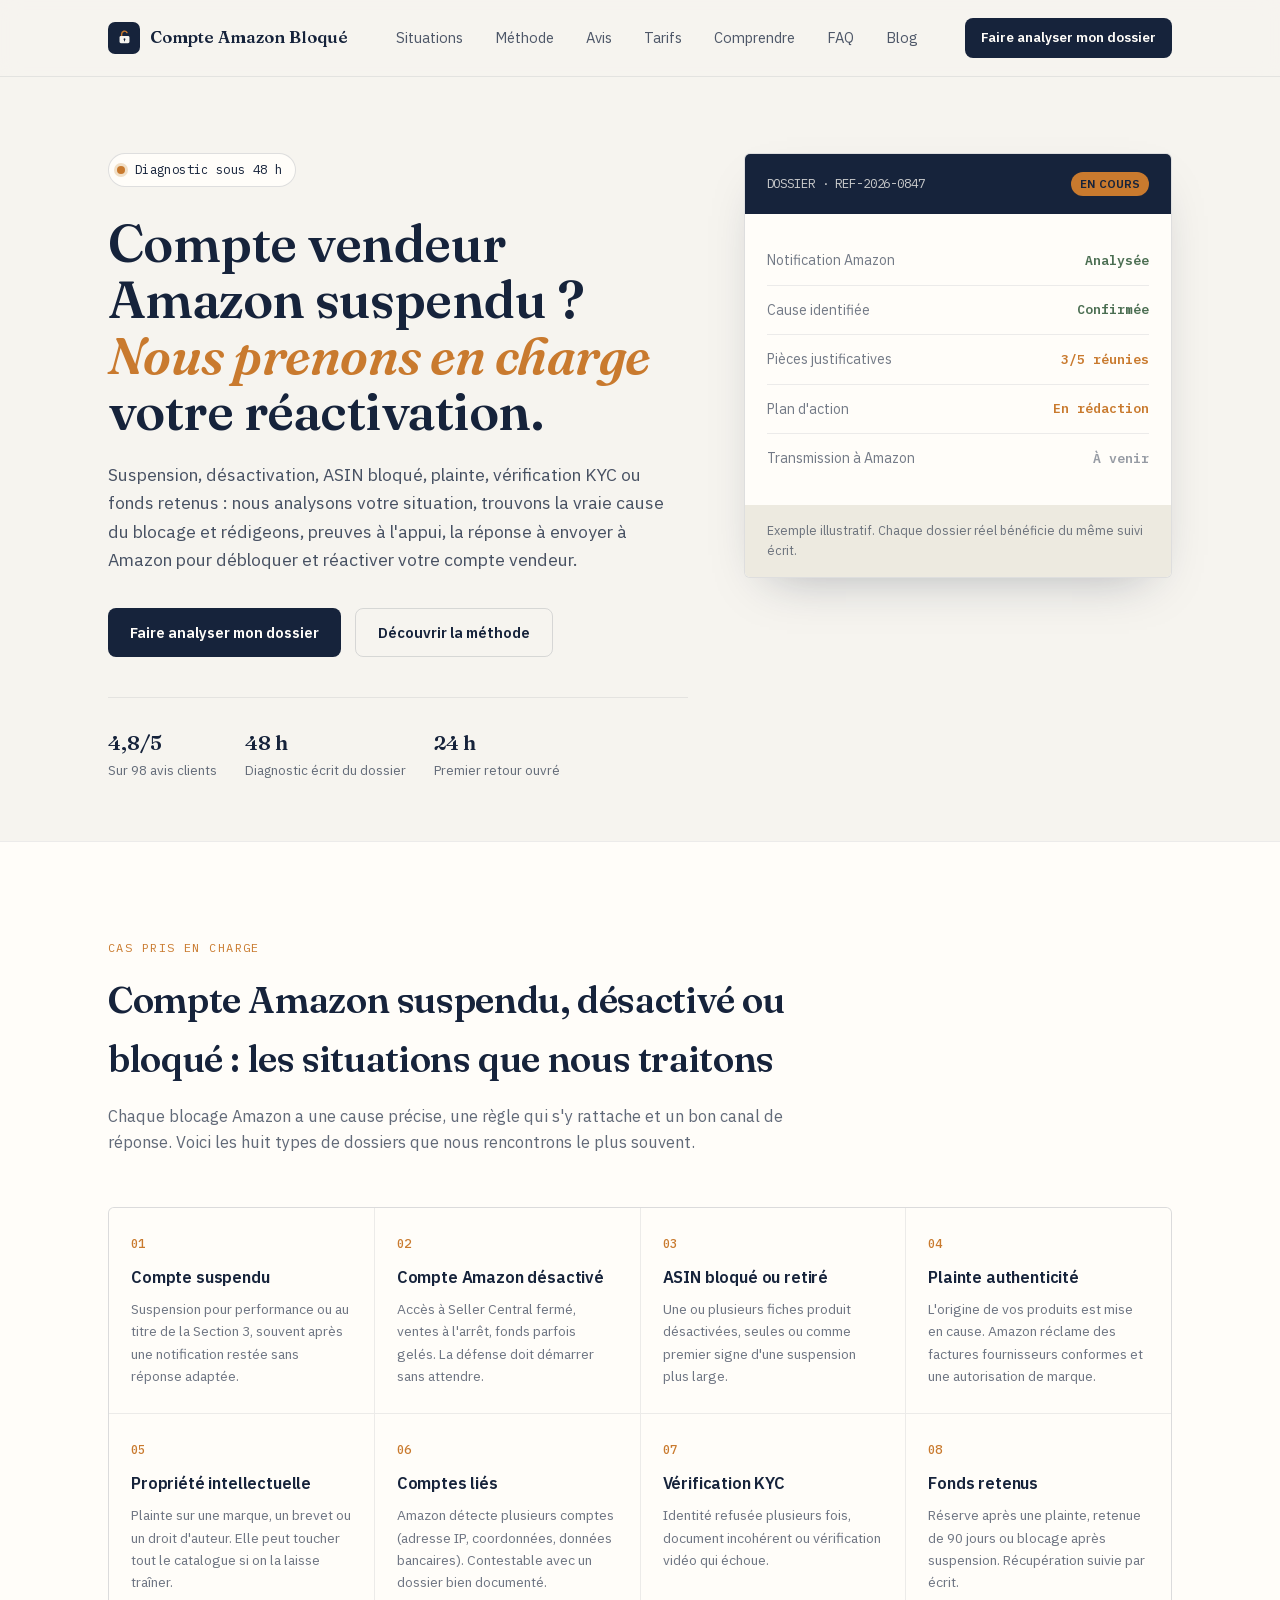
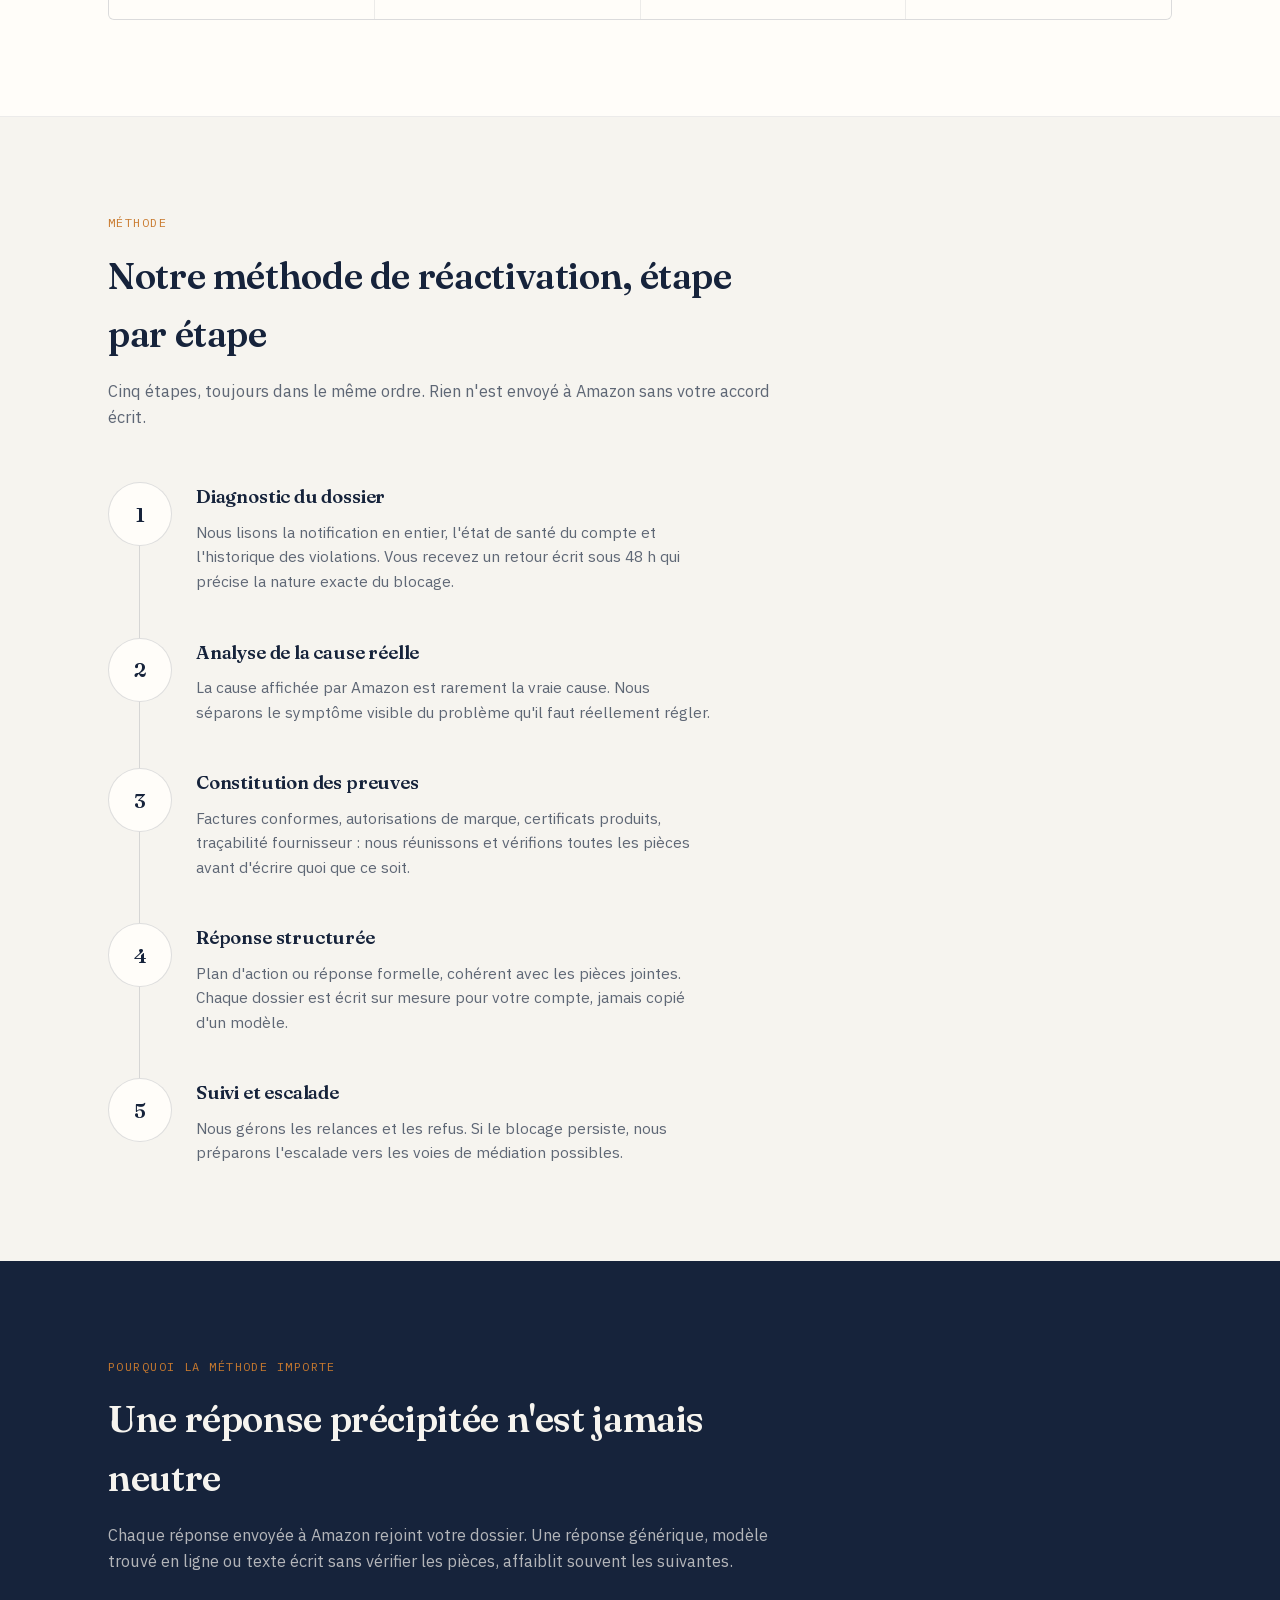
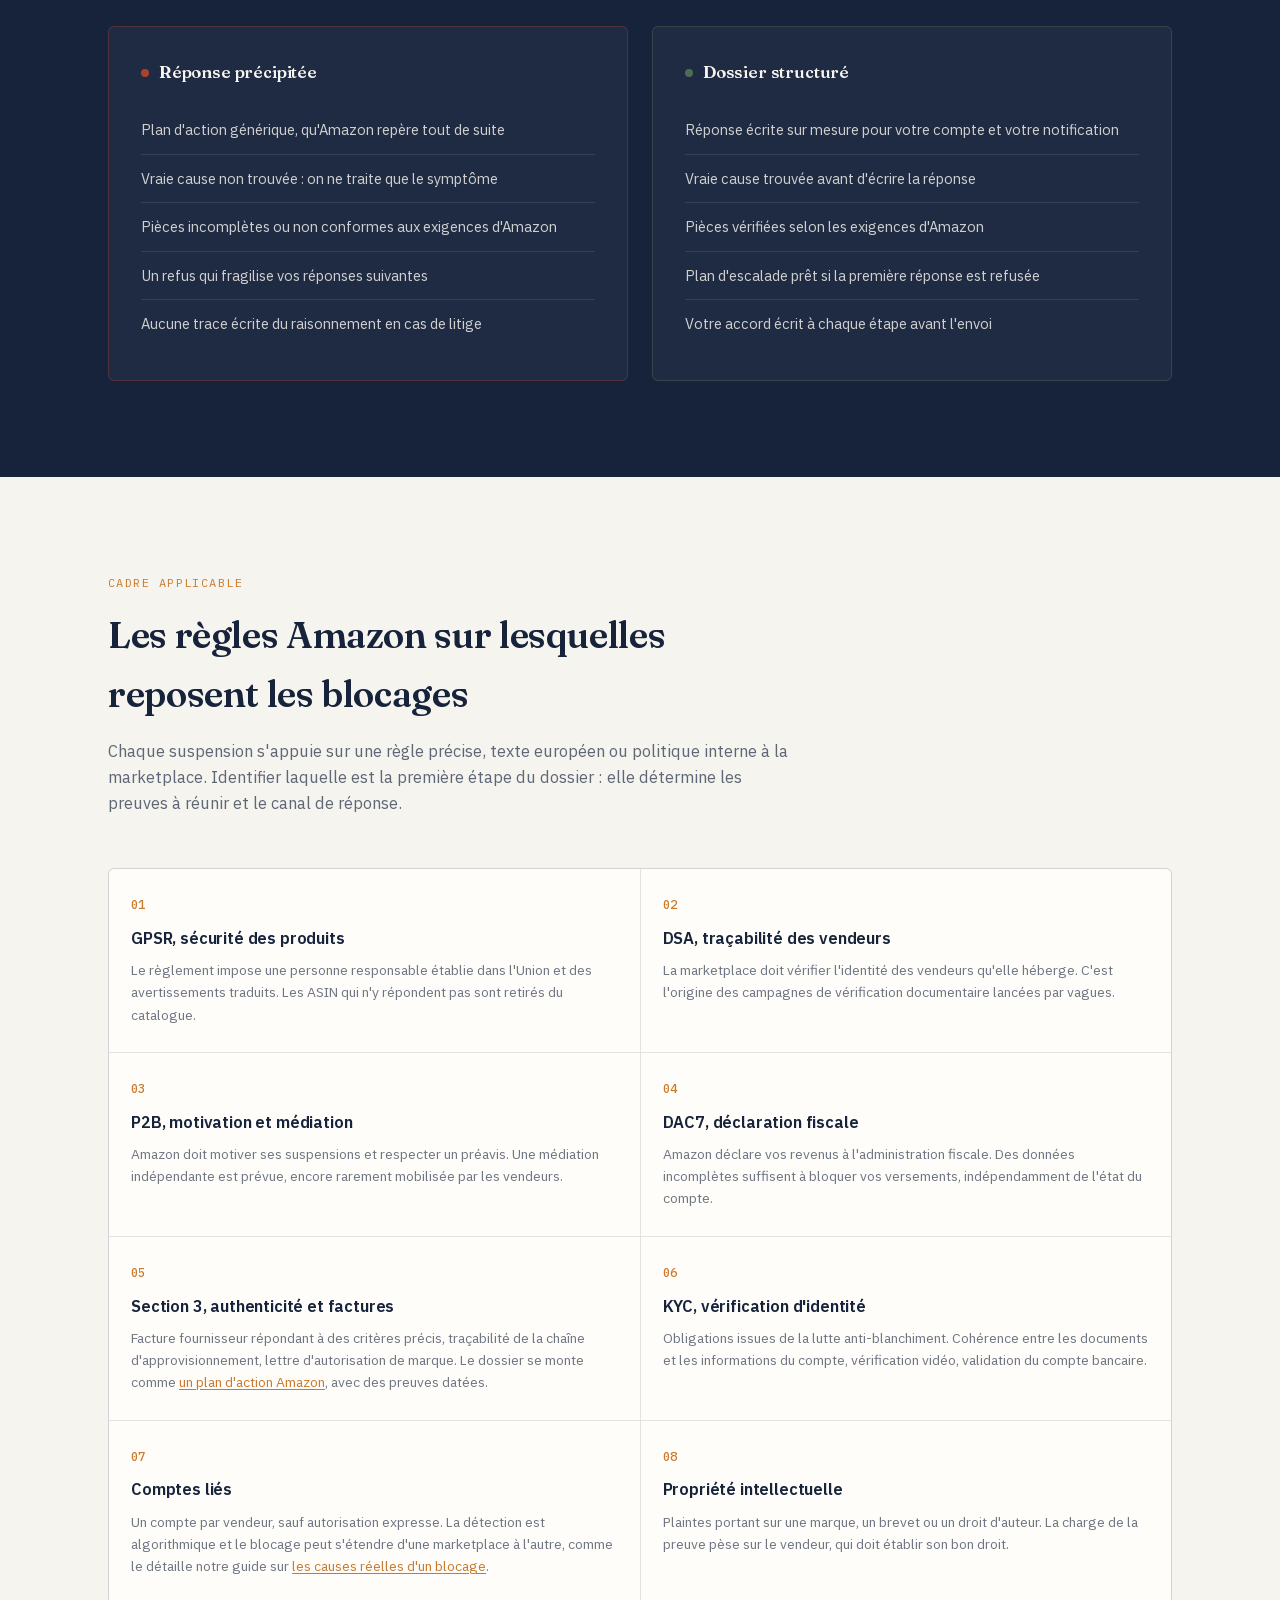
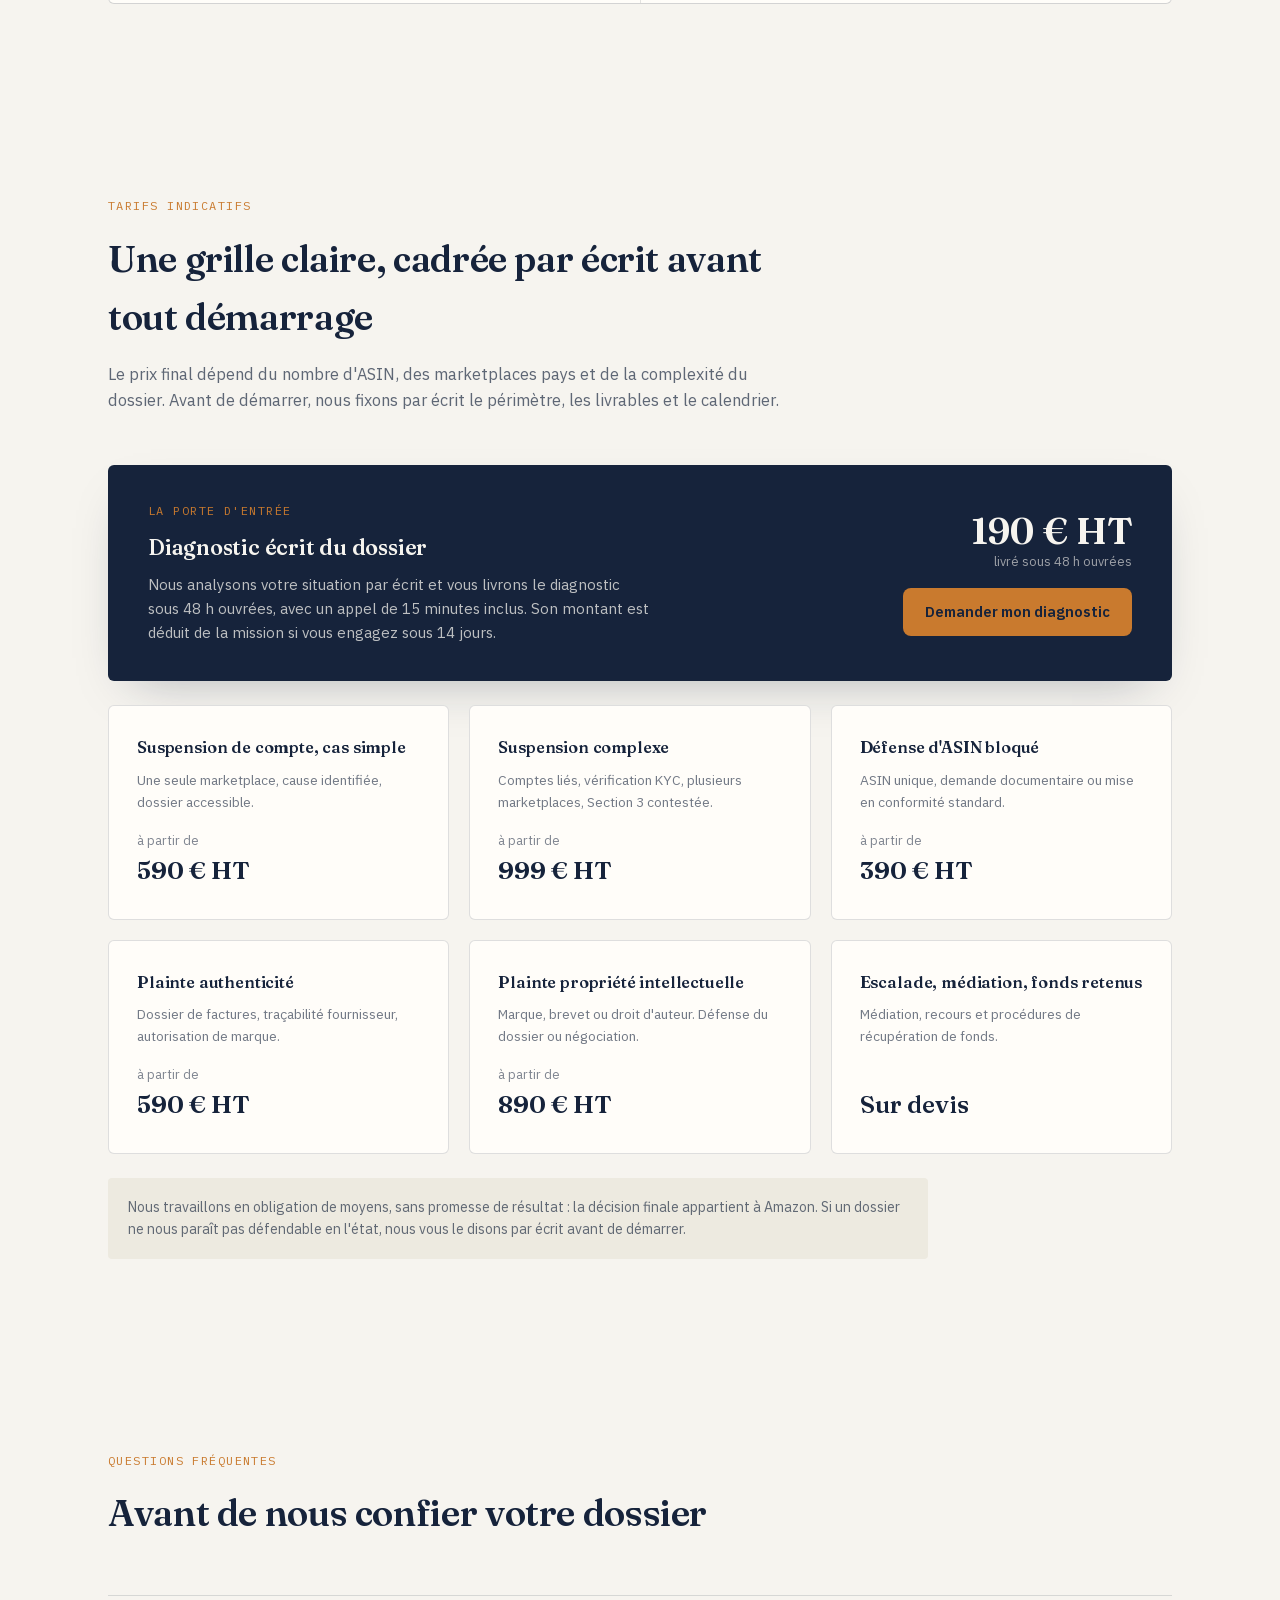
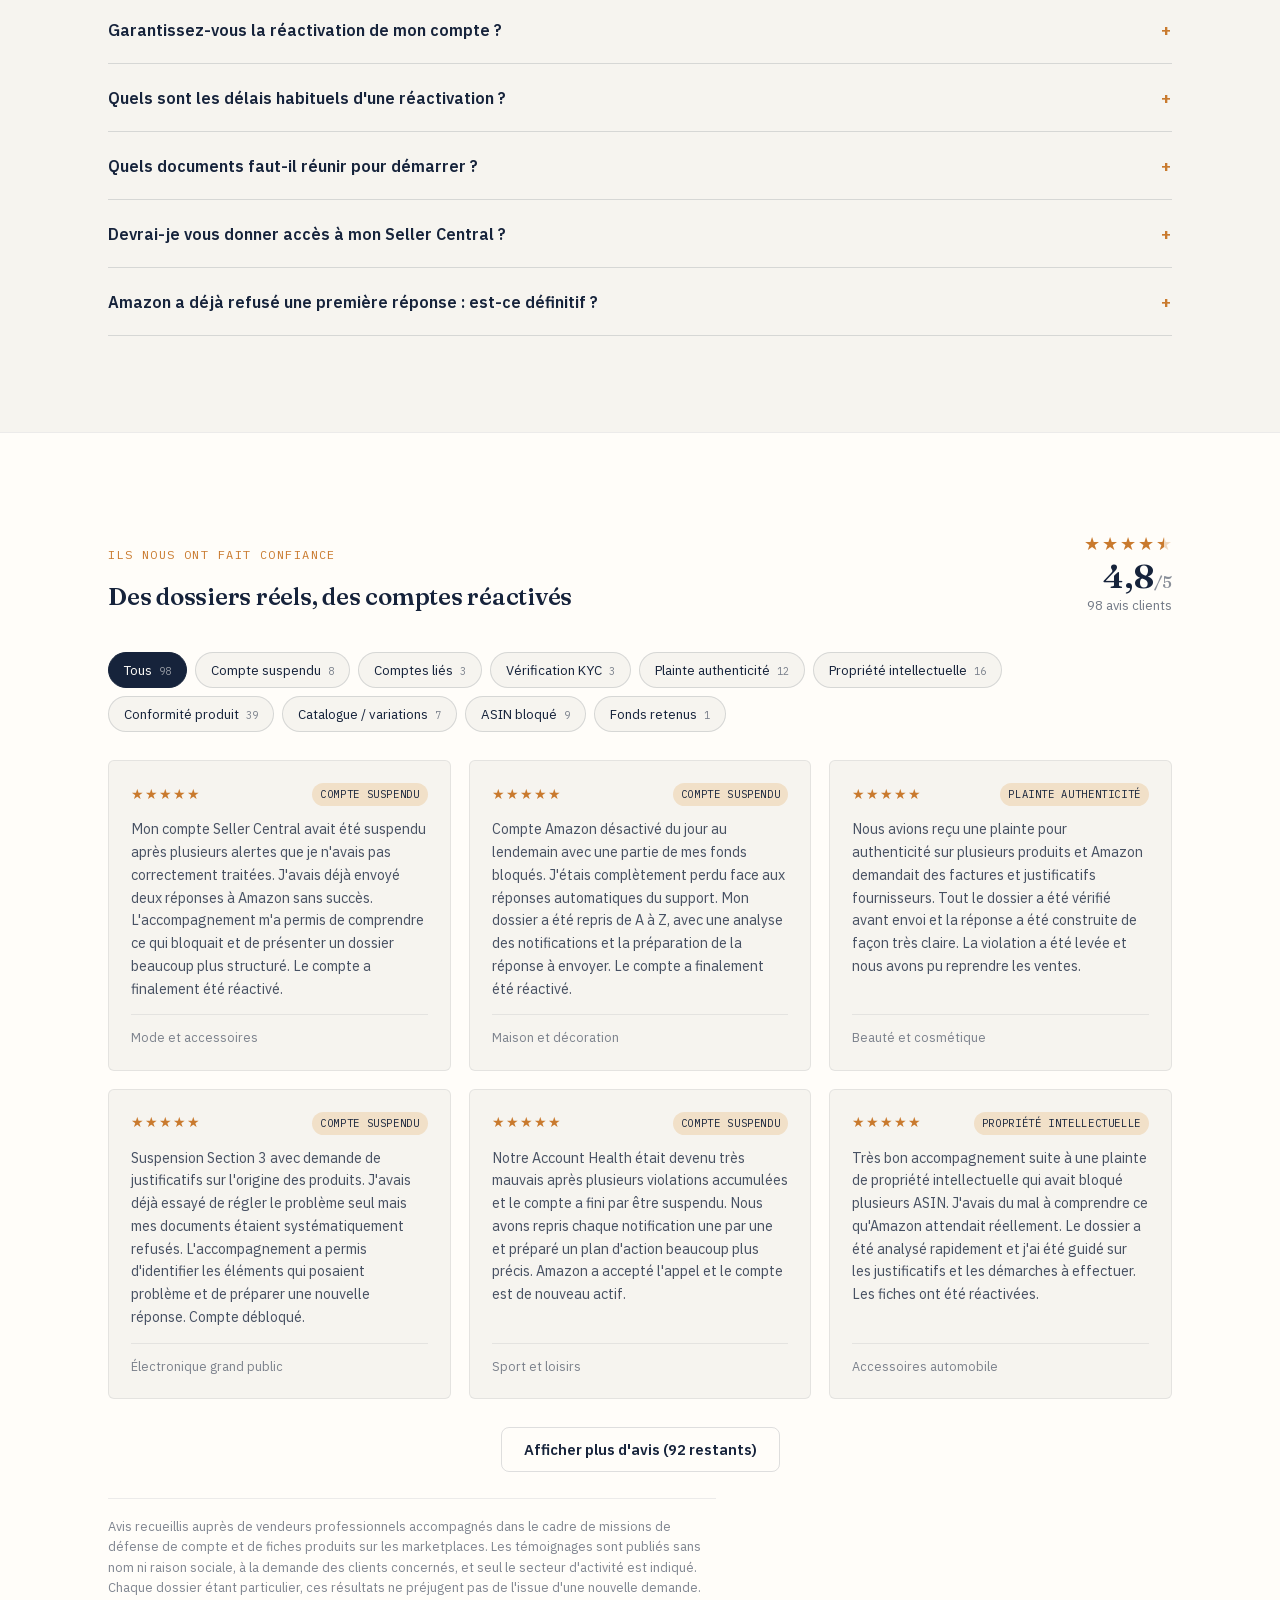
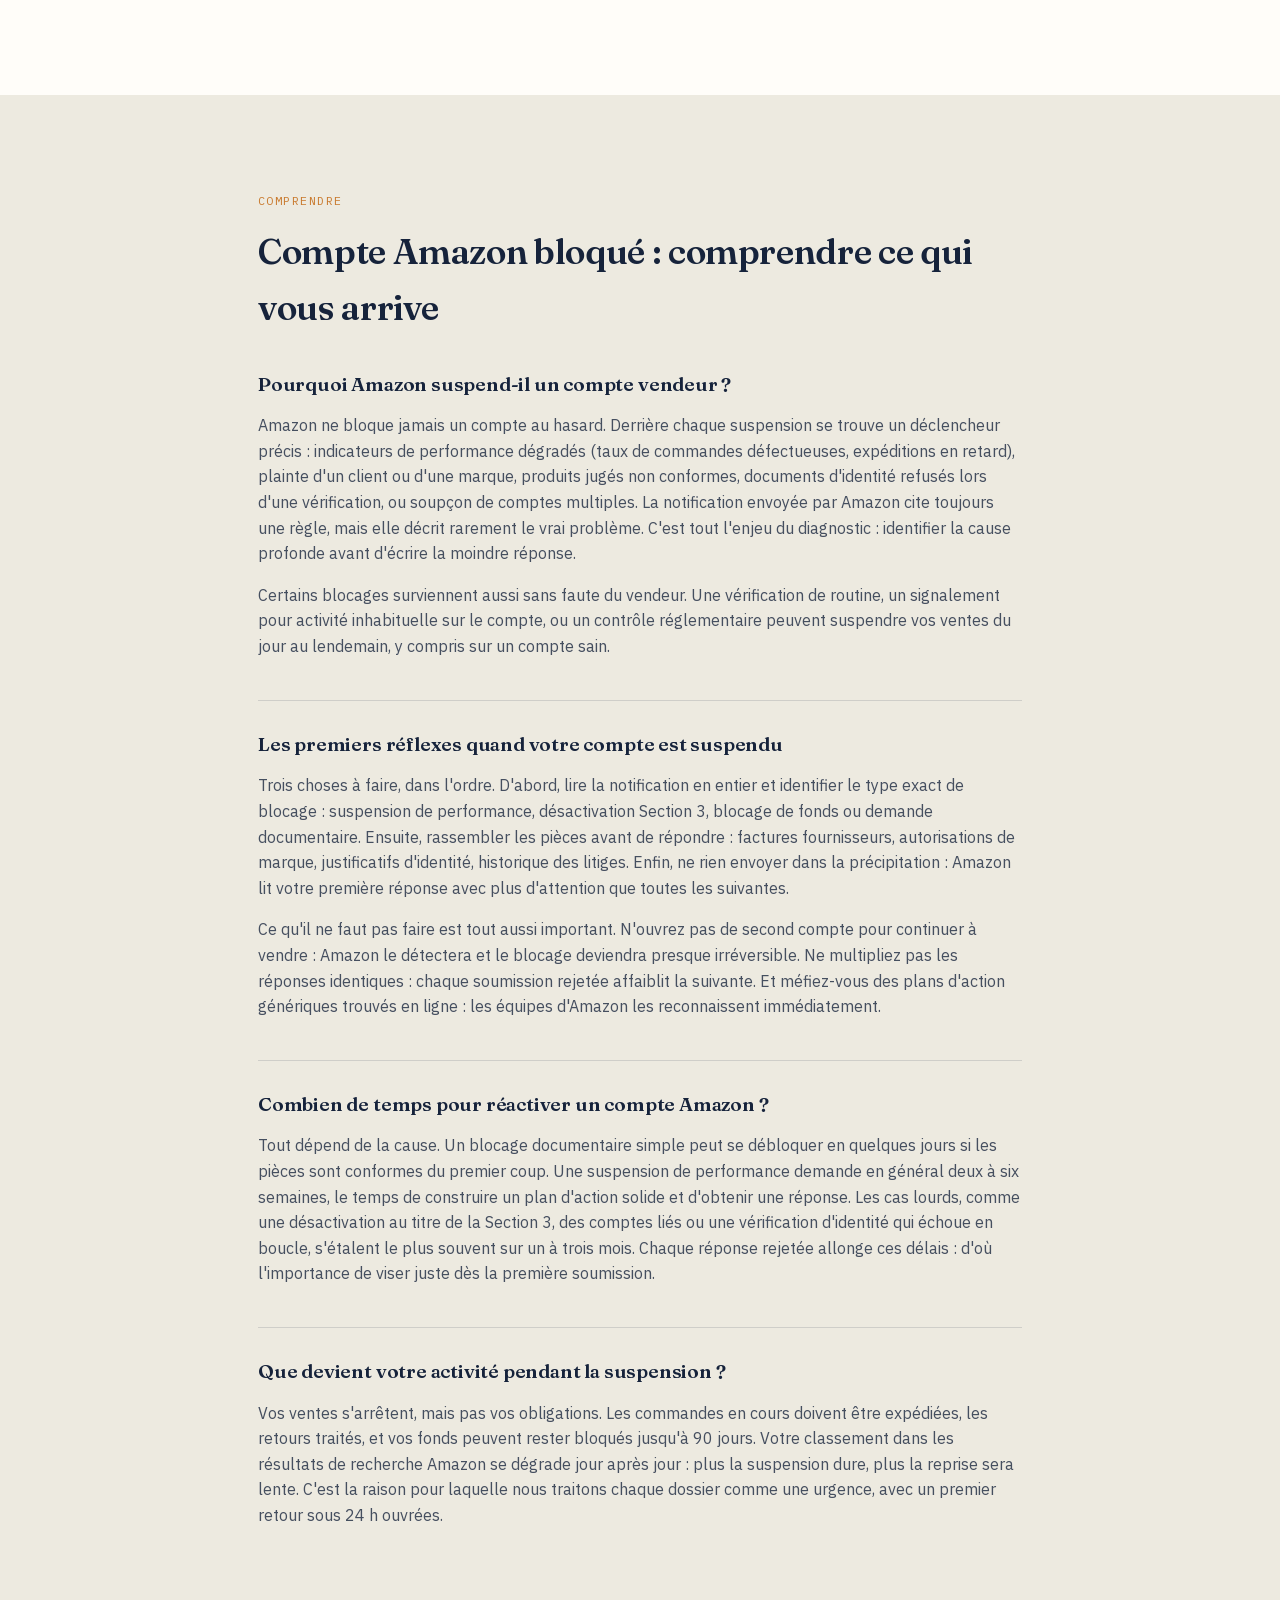
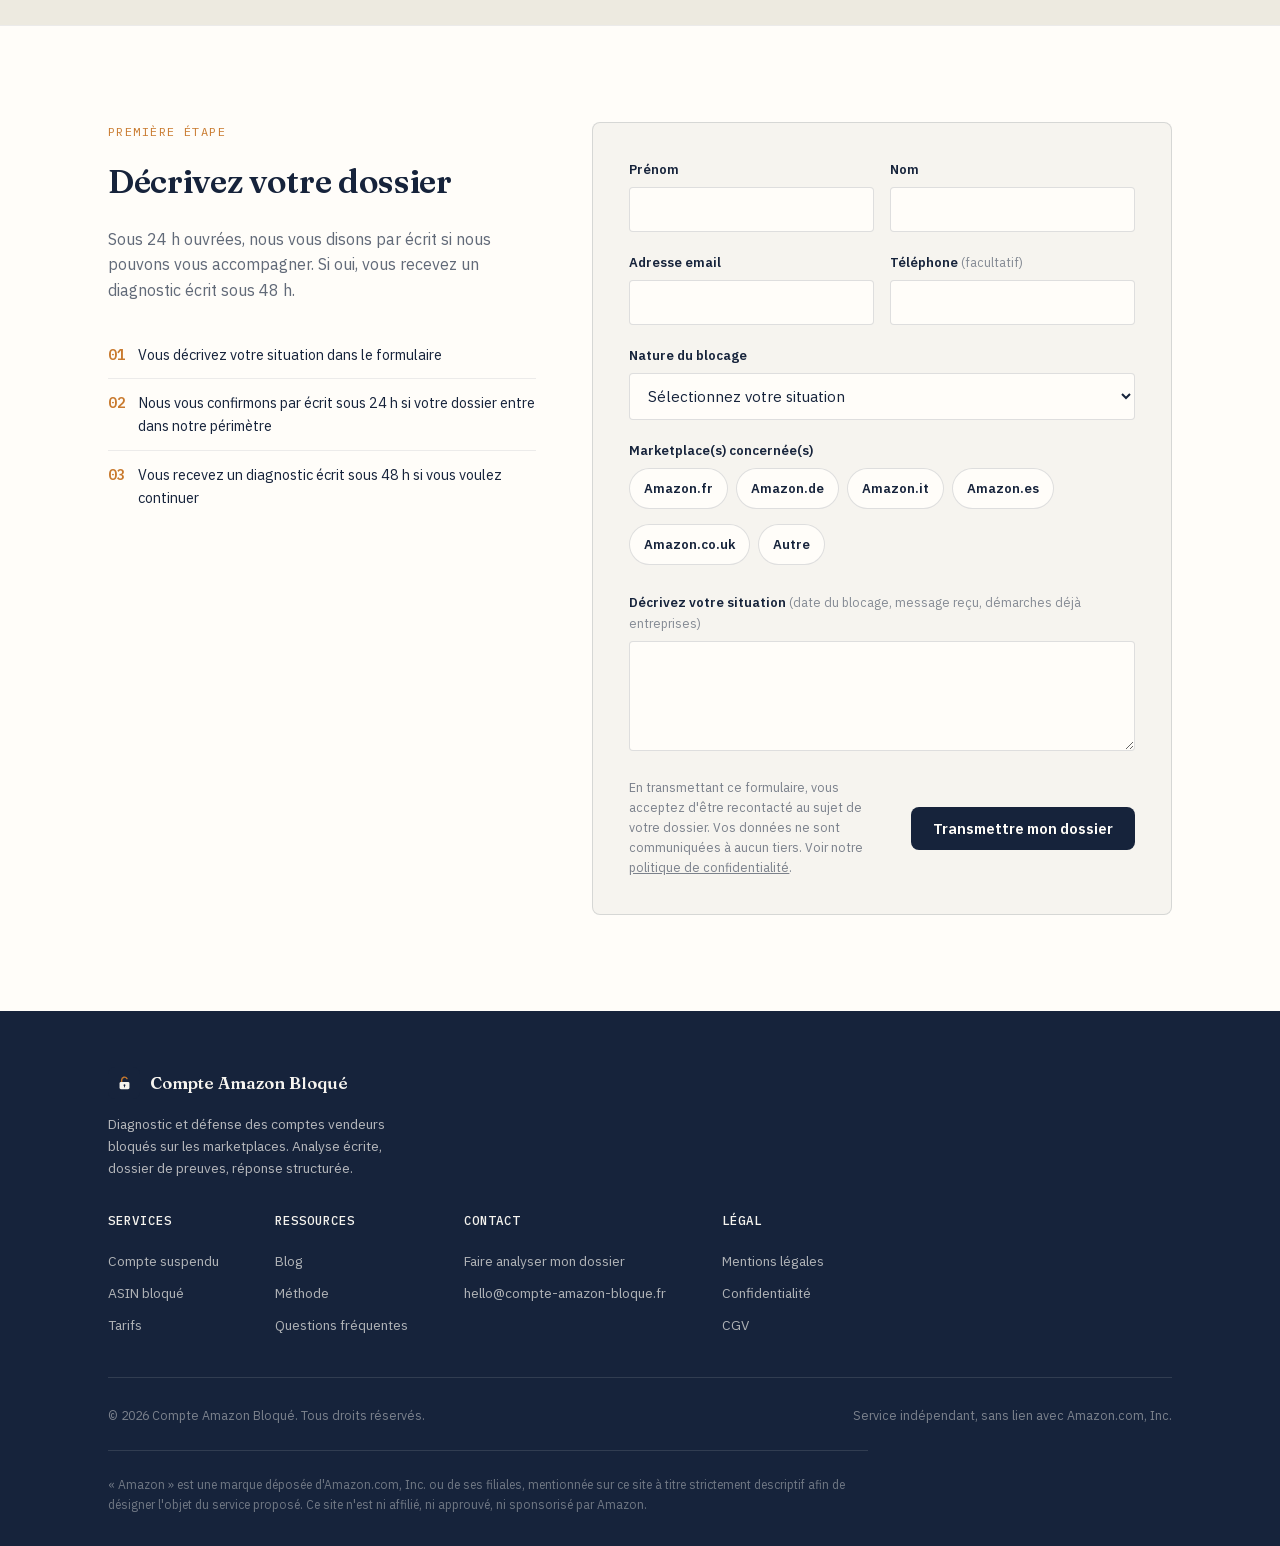
<file: index.html>
<!DOCTYPE html>
<html lang="fr">
<head>
<meta charset="UTF-8">
<meta name="viewport" content="width=device-width, initial-scale=1.0">
<script>document.documentElement.classList.add('js');</script>
<title>Compte Amazon bloqué ou suspendu : réactivation vendeur</title>
<meta name="description" content="Compte vendeur Amazon suspendu, désactivé ou ASIN bloqué ? Nous analysons les causes et rédigeons la réponse à envoyer. Diagnostic écrit sous 48 h.">
<meta name="robots" content="index, follow">
<link rel="canonical" href="https://compte-amazon-bloque.fr/">
<link rel="icon" href="/favicon.svg" type="image/svg+xml">
<link rel="apple-touch-icon" sizes="180x180" href="/apple-touch-icon.png">
<meta property="og:image" content="https://compte-amazon-bloque.fr/og-image.png">
<meta property="og:image:width" content="1200">
<meta property="og:image:height" content="630">
<meta property="og:type" content="website">
<meta property="og:locale" content="fr_FR">
<meta property="og:url" content="https://compte-amazon-bloque.fr/">
<meta property="og:title" content="Compte Amazon bloqué ou suspendu : réactivation vendeur">
<meta property="og:description" content="Compte vendeur Amazon suspendu, désactivé ou ASIN bloqué ? Nous analysons les causes et rédigeons la réponse à envoyer. Diagnostic écrit sous 48 h.">
<meta property="og:site_name" content="Compte Amazon Bloqué">
<script type="application/ld+json">
{
  "@context": "https://schema.org",
  "@type": "ProfessionalService",
  "name": "Compte Amazon Bloqué",
  "url": "https://compte-amazon-bloque.fr/",
  "description": "Diagnostic et défense des comptes vendeurs Amazon suspendus, désactivés ou bloqués. Analyse des causes, constitution des preuves, rédaction de la réponse adressée à Amazon.",
  "areaServed": {
    "@type": "Country",
    "name": "France"
  },
  "priceRange": "€€",
  "knowsLanguage": "fr",
  "address": {
    "@type": "PostalAddress",
    "streetAddress": "77 chemin Mal Clabel",
    "postalCode": "31500",
    "addressLocality": "Toulouse",
    "addressCountry": "FR"
  },
  "email": "hello@compte-amazon-bloque.fr",
  "sameAs": [
    "https://compte-amazon-bloque.fr/mentions-legales",
    "https://compte-amazon-bloque.fr/cgv",
    "https://compte-amazon-bloque.fr/politique-confidentialite"
  ]
}
</script>
<script type="application/ld+json">
{
  "@context": "https://schema.org",
  "@type": "FAQPage",
  "mainEntity": [
    {
      "@type": "Question",
      "name": "Garantissez-vous la réactivation de mon compte ?",
      "acceptedAnswer": {
        "@type": "Answer",
        "text": "Non, et aucun prestataire sérieux ne peut le promettre : la décision finale appartient à Amazon. Nous nous engageons sur la qualité du dossier, la rigueur du suivi et une estimation honnête de vos chances avant de démarrer."
      }
    },
    {
      "@type": "Question",
      "name": "Quels sont les délais habituels d'une réactivation ?",
      "acceptedAnswer": {
        "@type": "Answer",
        "text": "Les dossiers simples, liés aux performances ou aux retards, se règlent parfois en quelques jours. Les cas complexes comme la Section 3, les comptes liés ou la vérification KYC demandent le plus souvent un à trois mois, davantage en cas d'escalade."
      }
    },
    {
      "@type": "Question",
      "name": "Quels documents faut-il réunir pour démarrer ?",
      "acceptedAnswer": {
        "@type": "Answer",
        "text": "La notification reçue d'Amazon, une capture de l'état de santé de votre compte, l'historique des violations, et les documents que vous avez déjà envoyés si vous avez répondu vous-même."
      }
    },
    {
      "@type": "Question",
      "name": "Devrai-je vous donner accès à mon Seller Central ?",
      "acceptedAnswer": {
        "@type": "Answer",
        "text": "Pas toujours. Beaucoup de dossiers se traitent par simple échange écrit. Quand un accès est utile, il reste limité aux sections nécessaires, et votre mot de passe principal n'est jamais demandé."
      }
    },
    {
      "@type": "Question",
      "name": "Amazon a déjà refusé une première réponse : est-ce définitif ?",
      "acceptedAnswer": {
        "@type": "Answer",
        "text": "Non. Un refus s'analyse : nous cherchons ce qui a manqué, renforçons le dossier et préparons une nouvelle réponse, ou l'escalade si elle se justifie."
      }
    }
  ]
}
</script>
<style>
/* Polices hebergees localement : supprime le rendu bloquant lie a Google Fonts
   et tout transfert d'adresse IP vers un tiers. Sous-ensemble latin, celui
   qu'utilisait deja la version distante. */
@font-face{font-family:'Fraunces';font-style:normal;font-weight:600;font-display:swap;src:url('/fonts/fraunces-600.woff2') format('woff2');unicode-range:U+0000-00FF, U+0131, U+0152-0153, U+02BB-02BC, U+02C6, U+02DA, U+02DC, U+0304, U+0308, U+0329, U+2000-206F, U+20AC, U+2122, U+2191, U+2193, U+2212, U+2215, U+FEFF, U+FFFD;}
@font-face{font-family:'Fraunces';font-style:italic;font-weight:600;font-display:swap;src:url('/fonts/fraunces-600-italic.woff2') format('woff2');unicode-range:U+0000-00FF, U+0131, U+0152-0153, U+02BB-02BC, U+02C6, U+02DA, U+02DC, U+0304, U+0308, U+0329, U+2000-206F, U+20AC, U+2122, U+2191, U+2193, U+2212, U+2215, U+FEFF, U+FFFD;}
@font-face{font-family:'IBM Plex Sans';font-style:normal;font-weight:400;font-display:swap;src:url('/fonts/plexsans-400.woff2') format('woff2');unicode-range:U+0000-00FF, U+0131, U+0152-0153, U+02BB-02BC, U+02C6, U+02DA, U+02DC, U+0304, U+0308, U+0329, U+2000-206F, U+20AC, U+2122, U+2191, U+2193, U+2212, U+2215, U+FEFF, U+FFFD;}
@font-face{font-family:'IBM Plex Sans';font-style:normal;font-weight:600;font-display:swap;src:url('/fonts/plexsans-600.woff2') format('woff2');unicode-range:U+0000-00FF, U+0131, U+0152-0153, U+02BB-02BC, U+02C6, U+02DA, U+02DC, U+0304, U+0308, U+0329, U+2000-206F, U+20AC, U+2122, U+2191, U+2193, U+2212, U+2215, U+FEFF, U+FFFD;}
@font-face{font-family:'IBM Plex Sans';font-style:normal;font-weight:700;font-display:swap;src:url('/fonts/plexsans-700.woff2') format('woff2');unicode-range:U+0000-00FF, U+0131, U+0152-0153, U+02BB-02BC, U+02C6, U+02DA, U+02DC, U+0304, U+0308, U+0329, U+2000-206F, U+20AC, U+2122, U+2191, U+2193, U+2212, U+2215, U+FEFF, U+FFFD;}
@font-face{font-family:'IBM Plex Mono';font-style:normal;font-weight:400;font-display:swap;src:url('/fonts/plexmono-400.woff2') format('woff2');unicode-range:U+0000-00FF, U+0131, U+0152-0153, U+02BB-02BC, U+02C6, U+02DA, U+02DC, U+0304, U+0308, U+0329, U+2000-206F, U+20AC, U+2122, U+2191, U+2193, U+2212, U+2215, U+FEFF, U+FFFD;}
@font-face{font-family:'IBM Plex Mono';font-style:normal;font-weight:500;font-display:swap;src:url('/fonts/plexmono-500.woff2') format('woff2');unicode-range:U+0000-00FF, U+0131, U+0152-0153, U+02BB-02BC, U+02C6, U+02DA, U+02DC, U+0304, U+0308, U+0329, U+2000-206F, U+20AC, U+2122, U+2191, U+2193, U+2212, U+2215, U+FEFF, U+FFFD;}
@font-face{font-family:'IBM Plex Mono';font-style:normal;font-weight:600;font-display:swap;src:url('/fonts/plexmono-600.woff2') format('woff2');unicode-range:U+0000-00FF, U+0131, U+0152-0153, U+02BB-02BC, U+02C6, U+02DA, U+02DC, U+0304, U+0308, U+0329, U+2000-206F, U+20AC, U+2122, U+2191, U+2193, U+2212, U+2215, U+FEFF, U+FFFD;}
  :root{
    --ink: #16233B;
    --ink-2: #202F4C;
    --paper: #F6F4EF;
    --paper-2: #EDEAE0;
    --line: rgba(22,35,59,0.14);
    --line-soft: rgba(22,35,59,0.08);
    --amber: #C97A2E;
    --amber-soft: #F1E0C8;
    --red: #A9432F;
    --red-soft: #F1DCD6;
    --green: #4B6E52;
    --green-soft: #DCE6DB;
    --white: #FFFDF9;
    --shadow: 0 20px 50px -25px rgba(22,35,59,0.35);
  }
  *{box-sizing:border-box; margin:0; padding:0;}
  html{scroll-behavior:smooth;}
  body{
    background:var(--paper);
    color:var(--ink);
    font-family:'IBM Plex Sans', sans-serif;
    line-height:1.6;
    -webkit-font-smoothing:antialiased;
  }
  h1,h2,h3{
    font-family:'Fraunces', serif;
    font-weight:600;
    letter-spacing:-0.01em;
    color:var(--ink);
  }
  .mono{
    font-family:'IBM Plex Mono', monospace;
    letter-spacing:0.03em;
  }
  a{color:inherit;}
  img,svg{display:block; max-width:100%;}
  .wrap{
    max-width:1120px;
    margin:0 auto;
    padding:0 28px;
  }
  section{padding:96px 0;}
  @media(max-width:720px){ section{padding:64px 0;} .wrap{padding:0 20px;} }

  /* ---------- HEADER ---------- */
  header{
    position:sticky; top:0; z-index:50;
    background:rgba(246,244,239,0.92);
    backdrop-filter:blur(10px);
    border-bottom:1px solid var(--line-soft);
  }
  .nav{
    display:flex; align-items:center; justify-content:space-between;
    padding:18px 28px; max-width:1120px; margin:0 auto;
  }
  .brand{
    display:flex; align-items:center; gap:10px;
    font-family:'Fraunces', serif; font-weight:600; font-size:1.05rem;
  }
  .brand .mark{
    width:32px; height:32px; border-radius:7px;
    background:var(--ink);
    display:flex; align-items:center; justify-content:center;
    flex-shrink:0;
  }
  .brand .mark svg{ width:17px; height:17px; }
  .brand .mark svg .shackle{ stroke:var(--amber); }
  .brand .mark svg .body{ fill:var(--paper); }
  .nav-links{display:flex; gap:32px; font-size:0.92rem;}
  .nav-links a{text-decoration:none; color:var(--ink); opacity:0.75; transition:opacity .2s;}
  .nav-links a:hover{opacity:1;}
  .nav-links{display:none;}
  @media(min-width:840px){ .nav-links{display:flex;} }
  .btn{
    display:inline-flex; align-items:center; gap:8px;
    padding:12px 22px;
    border-radius:8px;
    font-size:0.92rem; font-weight:600;
    text-decoration:none;
    cursor:pointer; border:none;
    transition:transform .15s ease, box-shadow .15s ease;
    font-family:'IBM Plex Sans', sans-serif;
  }
  .btn:hover{ transform:translateY(-1px); }
  .btn-primary{ background:var(--ink); color:var(--white); box-shadow:var(--shadow); }
  .btn-primary:hover{ box-shadow:0 24px 46px -20px rgba(22,35,59,0.5); }
  .btn-ghost{ background:transparent; color:var(--ink); border:1px solid var(--line); }
  .btn-ghost:hover{ background:var(--paper-2); }
  .btn-sm{ padding:9px 16px; font-size:0.85rem; }

  /* ---------- HERO ---------- */
  .hero{
    padding:76px 0 60px;
    position:relative;
    overflow:hidden;
  }
  .hero .wrap{
    display:grid;
    grid-template-columns:1.15fr 0.85fr;
    gap:56px;
    align-items:start;
  }
  @media(max-width:900px){ .hero .wrap{grid-template-columns:1fr;} }

  .status-line{
    display:inline-flex; align-items:center; gap:10px;
    padding:6px 12px 6px 8px;
    border:1px solid var(--line);
    border-radius:100px;
    font-size:0.78rem;
    margin-bottom:28px;
    background:var(--white);
  }
  .status-dot{
    width:8px; height:8px; border-radius:50%;
    background:var(--amber);
    box-shadow:0 0 0 3px var(--amber-soft);
    animation:pulse 2.4s ease-in-out infinite;
  }
  @keyframes pulse{
    0%,100%{ box-shadow:0 0 0 3px var(--amber-soft); }
    50%{ box-shadow:0 0 0 6px var(--amber-soft); }
  }
  @media (prefers-reduced-motion: reduce){ .status-dot{animation:none;} }

  .hero h1{
    font-size:clamp(2.1rem, 4.2vw, 3.25rem);
    line-height:1.08;
    margin-bottom:22px;
  }
  .hero h1 em{ font-style:italic; color:var(--amber); }
  .hero .lede{
    font-size:1.1rem;
    color:rgba(22,35,59,0.78);
    max-width:54ch;
    margin-bottom:34px;
  }
  .hero-ctas{ display:flex; gap:14px; flex-wrap:wrap; margin-bottom:40px; }
  .trust-row{
    display:flex; gap:28px; flex-wrap:wrap;
    padding-top:28px; border-top:1px solid var(--line-soft);
    font-size:0.83rem; color:rgba(22,35,59,0.65);
  }
  .trust-row strong{ display:block; color:var(--ink); font-family:'Fraunces',serif; font-size:1.3rem; font-weight:600; }

  /* Dossier card - signature element */
  .dossier-card{
    background:var(--white);
    border:1px solid var(--line);
    border-radius:6px;
    box-shadow:var(--shadow);
    overflow:hidden;
  }
  .dossier-head{
    padding:18px 22px;
    background:var(--ink);
    color:var(--paper);
    display:flex; justify-content:space-between; align-items:center;
    font-size:0.78rem;
  }
  .dossier-head .ref{ font-family:'IBM Plex Mono',monospace; letter-spacing:-0.01em; font-weight:400; opacity:0.8; }
  .dossier-head .badge{
    background:var(--amber); color:var(--ink);
    padding:3px 9px; border-radius:100px; font-weight:600; font-size:0.72rem;
  }
  .dossier-body{ padding:22px; }
  .dossier-row{
    display:flex; justify-content:space-between; align-items:center;
    padding:13px 0;
    border-bottom:1px solid var(--line-soft);
    font-size:0.88rem;
  }
  .dossier-row:last-child{ border-bottom:none; }
  .dossier-row .label{ color:rgba(22,35,59,0.6); }
  .dossier-row .val{ font-weight:600; font-family:'IBM Plex Mono',monospace; font-size:0.82rem; }
  .val.ok{ color:var(--green); }
  .val.warn{ color:var(--amber); }
  .val.pending{ color:rgba(22,35,59,0.45); }
  .dossier-foot{
    padding:16px 22px;
    background:var(--paper-2);
    font-size:0.78rem;
    color:rgba(22,35,59,0.6);
  }

  /* ---------- SECTION HEADERS ---------- */
  .eyebrow{
    font-family:'IBM Plex Mono', monospace;
    text-transform:uppercase;
    font-size:0.75rem;
    letter-spacing:0.12em;
    color:var(--amber);
    margin-bottom:14px;
    display:block;
  }
  .sec-head{ max-width:680px; margin-bottom:52px; }
  .sec-head h2{ font-size:clamp(1.6rem,3vw,2.3rem); margin-bottom:14px; }
  .sec-head p{ color:rgba(22,35,59,0.68); font-size:1.02rem; }

  /* ---------- SITUATIONS GRID ---------- */
  .situations{ background:var(--white); border-top:1px solid var(--line-soft); border-bottom:1px solid var(--line-soft); }
  .sit-grid{
    display:grid; grid-template-columns:repeat(4,1fr); gap:1px;
    background:var(--line-soft);
    border:1px solid var(--line-soft);
    border-radius:6px;
    overflow:hidden;
  }
  @media(max-width:920px){ .sit-grid{grid-template-columns:repeat(2,1fr);} }
  @media(max-width:560px){ .sit-grid{grid-template-columns:1fr;} }

  /* ---------- REGLES ---------- */
  .regles-grid{
    display:grid; grid-template-columns:repeat(2,1fr); gap:1px;
    background:var(--line-soft);
    border:1px solid var(--line-soft);
    border-radius:6px;
    overflow:hidden;
  }
  @media(max-width:720px){ .regles-grid{grid-template-columns:1fr;} }
  .regles-grid .sit-card a{ color:var(--amber); text-decoration:underline; text-underline-offset:2px; }
  .sit-card{
    background:var(--white);
    padding:26px 22px;
    transition:background .2s ease;
  }
  .sit-card:hover{ background:var(--paper); }
  .sit-card .num{
    font-family:'IBM Plex Mono',monospace; font-size:0.78rem; font-weight:500;
    color:var(--amber); margin-bottom:10px; display:block;
  }
  .sit-card h3{ font-size:1.02rem; font-weight:600; margin-bottom:8px; font-family:'IBM Plex Sans',sans-serif; }
  .sit-card p{ font-size:0.87rem; color:rgba(22,35,59,0.62); }

  /* ---------- METHODE / TIMELINE ---------- */
  .timeline{ counter-reset:step; }
  .tl-item{
    display:grid; grid-template-columns:64px 1fr;
    gap:24px;
    padding-bottom:44px;
    position:relative;
  }
  .tl-item:last-child{ padding-bottom:0; }
  .tl-item::before{
    content:'';
    position:absolute; left:31px; top:50px; bottom:0;
    width:1px; background:var(--line);
  }
  .tl-item:last-child::before{ display:none; }
  .tl-num{
    width:64px; height:64px; border-radius:50%;
    background:var(--white); border:1px solid var(--line);
    display:flex; align-items:center; justify-content:center;
    font-family:'Fraunces',serif; font-weight:600; font-size:1.3rem;
    color:var(--ink); flex-shrink:0;
    z-index:1;
  }
  .tl-content h3{ font-size:1.15rem; margin-bottom:8px; }
  .tl-content p{ color:rgba(22,35,59,0.68); font-size:0.96rem; max-width:58ch; }

  /* ---------- COMPARISON ---------- */
  .compare{ background:var(--ink); color:var(--paper); }
  .compare .sec-head h2{ color:var(--paper); }
  .compare .sec-head p{ color:rgba(246,244,239,0.7); }
  .compare-grid{ display:grid; grid-template-columns:1fr 1fr; gap:24px; }
  @media(max-width:760px){ .compare-grid{grid-template-columns:1fr;} }
  .compare-col{
    background:rgba(246,244,239,0.04);
    border:1px solid rgba(246,244,239,0.14);
    border-radius:6px;
    padding:32px;
  }
  .compare-col.bad{ border-color:rgba(169,67,47,0.35); }
  .compare-col.good{ border-color:rgba(75,110,82,0.4); }
  .compare-col h3{
    color:var(--paper); font-size:1.05rem; margin-bottom:20px;
    display:flex; align-items:center; gap:10px;
  }
  .compare-col .tag{
    width:8px; height:8px; border-radius:50%;
  }
  .compare-col.bad .tag{ background:var(--red); }
  .compare-col.good .tag{ background:var(--green); }
  .compare-col ul{ list-style:none; }
  .compare-col li{
    padding:12px 0; border-bottom:1px solid rgba(246,244,239,0.1);
    font-size:0.92rem; color:rgba(246,244,239,0.82);
  }
  .compare-col li:last-child{ border-bottom:none; }

  /* ---------- TARIFS ---------- */
  .diag-banner{
    display:grid; grid-template-columns:1fr auto;
    gap:32px; align-items:center;
    background:var(--ink); color:var(--paper);
    border-radius:6px;
    padding:36px 40px;
    margin-bottom:24px;
    box-shadow:var(--shadow);
  }
  @media(max-width:760px){ .diag-banner{grid-template-columns:1fr; padding:28px;} }
  .diag-banner h3{ color:var(--paper); font-size:1.35rem; margin-bottom:8px; }
  .diag-banner p{ color:rgba(246,244,239,0.75); font-size:0.94rem; max-width:56ch; }
  .diag-banner .price-block{ text-align:right; }
  @media(max-width:760px){ .diag-banner .price-block{text-align:left;} }
  .diag-banner .amount{
    font-family:'Fraunces',serif; font-size:2.3rem; font-weight:600; color:var(--paper);
    line-height:1.1;
  }
  .diag-banner .unit{ font-size:0.8rem; color:rgba(246,244,239,0.6); margin-bottom:16px; }
  .diag-banner .btn-light{
    background:var(--amber); color:var(--ink);
  }
  .pricing-grid{ display:grid; grid-template-columns:repeat(3,1fr); gap:20px; }
  @media(max-width:920px){ .pricing-grid{grid-template-columns:repeat(2,1fr);} }
  @media(max-width:600px){ .pricing-grid{grid-template-columns:1fr;} }
  .price-card{
    background:var(--white);
    border:1px solid var(--line);
    border-radius:6px;
    padding:28px;
    display:flex; flex-direction:column;
  }
  .price-card h3{ font-size:1.02rem; margin-bottom:8px; }
  .price-card .desc{ font-size:0.86rem; color:rgba(22,35,59,0.6); margin-bottom:18px; flex-grow:1; }
  .price-card .amount{
    font-family:'Fraunces',serif; font-size:1.55rem; font-weight:600;
  }
  .price-card .amount .from{ font-family:'IBM Plex Sans',sans-serif; font-size:0.8rem; font-weight:400; color:rgba(22,35,59,0.55); display:block; }
  .price-note{
    margin-top:24px; font-size:0.88rem; color:rgba(22,35,59,0.65);
    padding:18px 20px; background:var(--paper-2); border-radius:4px;
    max-width:820px;
  }


  /* ---------- AVIS ---------- */
  .avis{ background:var(--white); border-top:1px solid var(--line-soft); }
  .avis-head{ display:grid; grid-template-columns:1fr auto; gap:32px; align-items:end; margin-bottom:36px; }
  @media(max-width:760px){ .avis-head{grid-template-columns:1fr; align-items:start;} }
  .avis-score{ text-align:right; }
  @media(max-width:760px){ .avis-score{text-align:left;} }
  .avis-score .stars{ color:var(--amber); font-size:1.15rem; letter-spacing:2px; }
  .avis-score .num{ font-family:'Fraunces',serif; font-size:2.1rem; font-weight:600; line-height:1.1; }
  .avis-score .count{ font-size:0.82rem; color:rgba(22,35,59,0.6); }

  .avis-filters{ display:flex; flex-wrap:wrap; gap:8px; margin-bottom:28px; }
  .fbtn{
    padding:8px 15px; border:1px solid var(--line); border-radius:100px;
    background:var(--paper); font-size:0.83rem; cursor:pointer;
    font-family:'IBM Plex Sans',sans-serif; color:var(--ink);
    transition:all .15s ease;
  }
  .fbtn:hover{ background:var(--paper-2); }
  .fbtn.on{ background:var(--ink); color:var(--white); border-color:var(--ink); }
  .fbtn .c{ opacity:0.55; font-size:0.78em; margin-left:4px; }

  .avis-grid{ display:grid; grid-template-columns:repeat(3,1fr); gap:18px; }
  /* Le masquage n'a lieu que si le JavaScript est actif : sans lui, les 98 avis
     restent lisibles et les commandes, devenues inertes, sont retirees. */
  .js .avis-card.is-masque{ display:none; }
  .avis-filters, .avis-more{ display:none; }
  .js .avis-filters{ display:flex; }
  .js .avis-more{ display:block; }
  @media(max-width:960px){ .avis-grid{grid-template-columns:repeat(2,1fr);} }
  @media(max-width:640px){ .avis-grid{grid-template-columns:1fr;} }
  .avis-card{
    background:var(--paper); border:1px solid var(--line-soft);
    border-radius:6px; padding:22px; display:flex; flex-direction:column;
  }
  .avis-card .top{ display:flex; justify-content:space-between; align-items:center; gap:12px; margin-bottom:12px; }
  .avis-card .stars{ color:var(--amber); font-size:0.85rem; letter-spacing:1px; }
  .avis-card .stars .empty{ opacity:0.35; }
  .avis-card .tag{
    font-family:'IBM Plex Mono',monospace; font-size:0.66rem; text-transform:uppercase;
    letter-spacing:0.06em; color:var(--ink); background:var(--amber-soft);
    padding:3px 8px; border-radius:100px; white-space:nowrap;
  }
  .avis-card p{ font-size:0.89rem; color:rgba(22,35,59,0.78); margin-bottom:14px; flex-grow:1; }
  .avis-card .sect{
    font-size:0.79rem; color:rgba(22,35,59,0.55);
    padding-top:12px; border-top:1px solid var(--line-soft);
  }
  .avis-more{ text-align:center; margin-top:28px; }
  .avis-note{
    margin-top:26px; font-size:0.8rem; color:rgba(22,35,59,0.55);
    padding-top:18px; border-top:1px solid var(--line-soft); max-width:76ch;
  }

  /* ---------- FAQ ---------- */
  .faq-list{ border-top:1px solid var(--line); }
  .faq-item{ border-bottom:1px solid var(--line); }
  .faq-q{
    width:100%; text-align:left;
    background:none; border:none; cursor:pointer;
    padding:22px 0;
    display:flex; justify-content:space-between; align-items:center;
    gap:20px;
    font-family:'IBM Plex Sans',sans-serif;
    font-size:1rem; font-weight:600; color:var(--ink);
  }
  .faq-q .plus{
    font-family:'IBM Plex Mono',monospace;
    font-size:1.1rem;
    flex-shrink:0;
    transition:transform .2s ease;
    color:var(--amber);
  }
  .faq-item.open .faq-q .plus{ transform:rotate(45deg); }
  .faq-a{
    max-height:0; overflow:hidden;
    transition:max-height .25s ease;
  }
  .faq-a p{
    padding-bottom:22px; color:rgba(22,35,59,0.68); font-size:0.94rem; max-width:66ch;
  }

  /* ---------- SECTION REDACTIONNELLE ---------- */
  .editorial{ background:var(--paper-2); }
  .editorial .wrap{ max-width:820px; }
  .editorial h2{ font-size:clamp(1.6rem,3vw,2.2rem); margin-bottom:14px; }
  .editorial h3{
    font-size:1.2rem; margin:40px 0 14px;
    padding-top:28px; border-top:1px solid var(--line);
  }
  .editorial h3:first-of-type{ border-top:none; padding-top:0; margin-top:32px; }
  .editorial p{
    color:rgba(22,35,59,0.78);
    font-size:1rem; margin-bottom:16px;
  }
  .editorial p:last-child{ margin-bottom:0; }

  /* ---------- FORM ---------- */
  .form-section{ background:var(--white); border-top:1px solid var(--line-soft); }
  .form-wrap{
    display:grid; grid-template-columns:0.85fr 1.15fr; gap:56px;
  }
  @media(max-width:900px){ .form-wrap{grid-template-columns:1fr;} }
  .form-side h2{ font-size:clamp(1.6rem,3vw,2.1rem); margin-bottom:18px; }
  .form-side p{ color:rgba(22,35,59,0.68); margin-bottom:28px; }
  .form-side ul{ list-style:none; }
  .form-side li{
    display:flex; gap:12px; padding:12px 0;
    border-top:1px solid var(--line-soft);
    font-size:0.9rem;
  }
  .form-side li:first-child{ border-top:none; }
  .form-side li .n{
    font-family:'IBM Plex Mono',monospace; color:var(--amber); font-weight:600; flex-shrink:0;
  }

  form{
    background:var(--paper);
    border:1px solid var(--line);
    border-radius:8px;
    padding:36px;
  }
  .f-row{ display:grid; grid-template-columns:1fr 1fr; gap:16px; }
  @media(max-width:520px){ .f-row{grid-template-columns:1fr;} }
  .field{ margin-bottom:20px; }
  .field label{
    display:block; font-size:0.82rem; font-weight:600;
    margin-bottom:7px; color:var(--ink);
  }
  .field .hint{ font-weight:400; color:rgba(22,35,59,0.5); font-size:0.78rem; }
  .field input, .field select, .field textarea{
    width:100%;
    padding:12px 14px;
    border:1px solid var(--line);
    border-radius:4px;
    background:var(--white);
    font-family:'IBM Plex Sans',sans-serif;
    font-size:0.94rem;
    color:var(--ink);
  }
  .field input:focus, .field select:focus, .field textarea:focus{
    outline:2px solid var(--ink);
    outline-offset:1px;
  }
  .field textarea{ resize:vertical; min-height:110px; }
  .chip-group{ display:flex; flex-wrap:wrap; gap:8px; }
  .chip{
    padding:9px 14px;
    border:1px solid var(--line);
    border-radius:100px;
    font-size:0.83rem;
    cursor:pointer;
    background:var(--white);
    transition:all .15s ease;
    user-select:none;
  }
  .chip input{ display:none; }
  .chip.checked{
    background:var(--ink); color:var(--white); border-color:var(--ink);
  }
  .form-foot{
    display:flex; align-items:center; justify-content:space-between;
    gap:16px; flex-wrap:wrap;
    margin-top:8px;
  }
  .form-foot .fine{ font-size:0.78rem; color:rgba(22,35,59,0.55); max-width:34ch; }
  .success-box{
    display:none;
    text-align:center;
    padding:40px 20px;
  }
  .success-box .check{
    width:52px; height:52px; border-radius:50%;
    background:var(--green-soft); color:var(--green);
    display:flex; align-items:center; justify-content:center;
    margin:0 auto 20px;
    font-size:1.4rem;
  }
  .success-box h3{ margin-bottom:10px; }
  .success-box p{ color:rgba(22,35,59,0.65); max-width:42ch; margin:0 auto; }

  /* ---------- FOOTER ---------- */
  footer{
    background:var(--ink); color:rgba(246,244,239,0.7);
    padding:56px 0 32px;
    font-size:0.86rem;
  }
  .foot-top{
    display:flex; justify-content:space-between; flex-wrap:wrap; gap:32px;
    padding-bottom:36px; margin-bottom:28px;
    border-bottom:1px solid rgba(246,244,239,0.12);
  }
  .foot-brand{ max-width:320px; }
  .foot-brand .brand{ color:var(--paper); margin-bottom:14px; }
  .foot-cols{ display:flex; gap:56px; flex-wrap:wrap; }
  .foot-col h4{
    color:var(--paper); font-size:0.78rem; text-transform:uppercase;
    letter-spacing:0.08em; margin-bottom:14px; font-family:'IBM Plex Mono',monospace; font-weight:500;
  }
  .foot-col a{ display:block; text-decoration:none; padding:5px 0; color:rgba(246,244,239,0.68); }
  .foot-col a:hover{ color:var(--paper); }
  .foot-bottom{ display:flex; justify-content:space-between; flex-wrap:wrap; gap:12px; font-size:0.78rem; color:rgba(246,244,239,0.45); }
  .disclaimer{
    margin-top:24px; padding-top:24px; border-top:1px solid rgba(246,244,239,0.12);
    font-size:0.76rem; color:rgba(246,244,239,0.4); max-width:760px;
  }

  /* ---------- CORRECTION MOBILE DU HEADER ----------
     Sous 520 px, la marque (aux espaces insecables) et l'element de droite
     ne tiennent pas sur une meme rangee : l'element de droite se repliait
     sur plusieurs lignes et recouvrait la marque. Reduire la police ne
     suffit pas, la marque deborde encore a 0.72rem. Le header passe donc
     sur deux rangees. Meme solution que blog.css.
     ------------------------------------------------- */
  @media(max-width:520px){
    .nav{ flex-wrap:wrap; gap:12px; padding:14px 20px; }
    .brand{ flex:1 1 100%; font-size:0.98rem; }
    .nav > .btn-sm{ flex:0 0 auto; white-space:nowrap; }
  }
</style>
</head>
<body>

<header>
  <div class="nav">
    <div class="brand"><span class="mark"><svg viewBox="0 0 24 24" fill="none" xmlns="http://www.w3.org/2000/svg"><path class="shackle" d="M8 10V7a4 4 0 0 1 7.5-1.9" stroke-width="2" stroke-linecap="round"/><rect class="body" x="5" y="10" width="14" height="10" rx="2"/><circle cx="12" cy="14.5" r="1.3" fill="#16233B"/><rect x="11.4" y="15" width="1.2" height="2.6" rx="0.6" fill="#16233B"/></svg></span>Compte&nbsp;Amazon&nbsp;Bloqué</div>
    <nav class="nav-links">
      <a href="#situations">Situations</a>
      <a href="#methode">Méthode</a>
      <a href="#avis">Avis</a>
      <a href="#tarifs">Tarifs</a>
      <a href="#comprendre">Comprendre</a>
      <a href="#faq">FAQ</a>
      <a href="/blog">Blog</a>
    </nav>
    <a href="#formulaire" class="btn btn-primary btn-sm">Faire analyser mon dossier</a>
  </div>
</header>

<section class="hero">
  <div class="wrap">
    <div>
      <div class="status-line">
        <span class="status-dot"></span>
        <span class="mono">Diagnostic sous 48&nbsp;h</span>
      </div>
      <h1>Compte vendeur Amazon suspendu&nbsp;? <em>Nous prenons en charge</em> votre réactivation.</h1>
      <p class="lede">Suspension, désactivation, ASIN bloqué, plainte, vérification KYC ou fonds retenus&nbsp;: nous analysons votre situation, trouvons la vraie cause du blocage et rédigeons, preuves à l'appui, la réponse à envoyer à Amazon pour débloquer et réactiver votre compte vendeur.</p>
      <div class="hero-ctas">
        <a href="#formulaire" class="btn btn-primary">Faire analyser mon dossier</a>
        <a href="#methode" class="btn btn-ghost">Découvrir la méthode</a>
      </div>
      <div class="trust-row">
        <div><strong>4,8/5</strong>Sur 98 avis clients</div>
        <div><strong>48&nbsp;h</strong>Diagnostic écrit du dossier</div>
        <div><strong>24&nbsp;h</strong>Premier retour ouvré</div>
      </div>
    </div>

    <div class="dossier-card">
      <div class="dossier-head">
        <span class="ref">DOSSIER · REF-2026-0847</span>
        <span class="badge">EN COURS</span>
      </div>
      <div class="dossier-body">
        <div class="dossier-row">
          <span class="label">Notification Amazon</span>
          <span class="val ok">Analysée</span>
        </div>
        <div class="dossier-row">
          <span class="label">Cause identifiée</span>
          <span class="val ok">Confirmée</span>
        </div>
        <div class="dossier-row">
          <span class="label">Pièces justificatives</span>
          <span class="val warn">3/5 réunies</span>
        </div>
        <div class="dossier-row">
          <span class="label">Plan d'action</span>
          <span class="val warn">En rédaction</span>
        </div>
        <div class="dossier-row">
          <span class="label">Transmission à Amazon</span>
          <span class="val pending">À venir</span>
        </div>
      </div>
      <div class="dossier-foot">Exemple illustratif. Chaque dossier réel bénéficie du même suivi écrit.</div>
    </div>
  </div>
</section>

<section class="situations" id="situations">
  <div class="wrap">
    <div class="sec-head">
      <span class="eyebrow">Cas pris en charge</span>
      <h2>Compte Amazon suspendu, désactivé ou bloqué&nbsp;: les situations que nous traitons</h2>
      <p>Chaque blocage Amazon a une cause précise, une règle qui s'y rattache et un bon canal de réponse. Voici les huit types de dossiers que nous rencontrons le plus souvent.</p>
    </div>
    <div class="sit-grid">
      <div class="sit-card"><span class="num">01</span><h3>Compte suspendu</h3><p>Suspension pour performance ou au titre de la Section 3, souvent après une notification restée sans réponse adaptée.</p></div>
      <div class="sit-card"><span class="num">02</span><h3>Compte Amazon désactivé</h3><p>Accès à Seller Central fermé, ventes à l'arrêt, fonds parfois gelés. La défense doit démarrer sans attendre.</p></div>
      <div class="sit-card"><span class="num">03</span><h3>ASIN bloqué ou retiré</h3><p>Une ou plusieurs fiches produit désactivées, seules ou comme premier signe d'une suspension plus large.</p></div>
      <div class="sit-card"><span class="num">04</span><h3>Plainte authenticité</h3><p>L'origine de vos produits est mise en cause. Amazon réclame des factures fournisseurs conformes et une autorisation de marque.</p></div>
      <div class="sit-card"><span class="num">05</span><h3>Propriété intellectuelle</h3><p>Plainte sur une marque, un brevet ou un droit d'auteur. Elle peut toucher tout le catalogue si on la laisse traîner.</p></div>
      <div class="sit-card"><span class="num">06</span><h3>Comptes liés</h3><p>Amazon détecte plusieurs comptes (adresse IP, coordonnées, données bancaires). Contestable avec un dossier bien documenté.</p></div>
      <div class="sit-card"><span class="num">07</span><h3>Vérification KYC</h3><p>Identité refusée plusieurs fois, document incohérent ou vérification vidéo qui échoue.</p></div>
      <div class="sit-card"><span class="num">08</span><h3>Fonds retenus</h3><p>Réserve après une plainte, retenue de 90 jours ou blocage après suspension. Récupération suivie par écrit.</p></div>
    </div>
  </div>
</section>

<section id="methode">
  <div class="wrap">
    <div class="sec-head">
      <span class="eyebrow">Méthode</span>
      <h2>Notre méthode de réactivation, étape par étape</h2>
      <p>Cinq étapes, toujours dans le même ordre. Rien n'est envoyé à Amazon sans votre accord écrit.</p>
    </div>
    <div class="timeline">
      <div class="tl-item">
        <div class="tl-num">1</div>
        <div class="tl-content">
          <h3>Diagnostic du dossier</h3>
          <p>Nous lisons la notification en entier, l'état de santé du compte et l'historique des violations. Vous recevez un retour écrit sous 48&nbsp;h qui précise la nature exacte du blocage.</p>
        </div>
      </div>
      <div class="tl-item">
        <div class="tl-num">2</div>
        <div class="tl-content">
          <h3>Analyse de la cause réelle</h3>
          <p>La cause affichée par Amazon est rarement la vraie cause. Nous séparons le symptôme visible du problème qu'il faut réellement régler.</p>
        </div>
      </div>
      <div class="tl-item">
        <div class="tl-num">3</div>
        <div class="tl-content">
          <h3>Constitution des preuves</h3>
          <p>Factures conformes, autorisations de marque, certificats produits, traçabilité fournisseur&nbsp;: nous réunissons et vérifions toutes les pièces avant d'écrire quoi que ce soit.</p>
        </div>
      </div>
      <div class="tl-item">
        <div class="tl-num">4</div>
        <div class="tl-content">
          <h3>Réponse structurée</h3>
          <p>Plan d'action ou réponse formelle, cohérent avec les pièces jointes. Chaque dossier est écrit sur mesure pour votre compte, jamais copié d'un modèle.</p>
        </div>
      </div>
      <div class="tl-item">
        <div class="tl-num">5</div>
        <div class="tl-content">
          <h3>Suivi et escalade</h3>
          <p>Nous gérons les relances et les refus. Si le blocage persiste, nous préparons l'escalade vers les voies de médiation possibles.</p>
        </div>
      </div>
    </div>
  </div>
</section>

<section class="compare">
  <div class="wrap">
    <div class="sec-head">
      <span class="eyebrow">Pourquoi la méthode importe</span>
      <h2>Une réponse précipitée n'est jamais neutre</h2>
      <p>Chaque réponse envoyée à Amazon rejoint votre dossier. Une réponse générique, modèle trouvé en ligne ou texte écrit sans vérifier les pièces, affaiblit souvent les suivantes.</p>
    </div>
    <div class="compare-grid">
      <div class="compare-col bad">
        <h3><span class="tag"></span>Réponse précipitée</h3>
        <ul>
          <li>Plan d'action générique, qu'Amazon repère tout de suite</li>
          <li>Vraie cause non trouvée&nbsp;: on ne traite que le symptôme</li>
          <li>Pièces incomplètes ou non conformes aux exigences d'Amazon</li>
          <li>Un refus qui fragilise vos réponses suivantes</li>
          <li>Aucune trace écrite du raisonnement en cas de litige</li>
        </ul>
      </div>
      <div class="compare-col good">
        <h3><span class="tag"></span>Dossier structuré</h3>
        <ul>
          <li>Réponse écrite sur mesure pour votre compte et votre notification</li>
          <li>Vraie cause trouvée avant d'écrire la réponse</li>
          <li>Pièces vérifiées selon les exigences d'Amazon</li>
          <li>Plan d'escalade prêt si la première réponse est refusée</li>
          <li>Votre accord écrit à chaque étape avant l'envoi</li>
        </ul>
      </div>
    </div>
  </div>
</section>

<section id="regles">
  <div class="wrap">
    <div class="sec-head">
      <span class="eyebrow">Cadre applicable</span>
      <h2>Les règles Amazon sur lesquelles reposent les blocages</h2>
      <p>Chaque suspension s'appuie sur une règle précise, texte européen ou politique interne à la marketplace. Identifier laquelle est la première étape du dossier&nbsp;: elle détermine les preuves à réunir et le canal de réponse.</p>
    </div>
    <div class="regles-grid">
      <div class="sit-card"><span class="num">01</span><h3>GPSR, sécurité des produits</h3><p>Le règlement impose une personne responsable établie dans l'Union et des avertissements traduits. Les ASIN qui n'y répondent pas sont retirés du catalogue.</p></div>
      <div class="sit-card"><span class="num">02</span><h3>DSA, traçabilité des vendeurs</h3><p>La marketplace doit vérifier l'identité des vendeurs qu'elle héberge. C'est l'origine des campagnes de vérification documentaire lancées par vagues.</p></div>
      <div class="sit-card"><span class="num">03</span><h3>P2B, motivation et médiation</h3><p>Amazon doit motiver ses suspensions et respecter un préavis. Une médiation indépendante est prévue, encore rarement mobilisée par les vendeurs.</p></div>
      <div class="sit-card"><span class="num">04</span><h3>DAC7, déclaration fiscale</h3><p>Amazon déclare vos revenus à l'administration fiscale. Des données incomplètes suffisent à bloquer vos versements, indépendamment de l'état du compte.</p></div>
      <div class="sit-card"><span class="num">05</span><h3>Section 3, authenticité et factures</h3><p>Facture fournisseur répondant à des critères précis, traçabilité de la chaîne d'approvisionnement, lettre d'autorisation de marque. Le dossier se monte comme <a href="/blog/compte-amazon-bloque-que-faire#plan-action-amazon">un plan d'action Amazon</a>, avec des preuves datées.</p></div>
      <div class="sit-card"><span class="num">06</span><h3>KYC, vérification d'identité</h3><p>Obligations issues de la lutte anti-blanchiment. Cohérence entre les documents et les informations du compte, vérification vidéo, validation du compte bancaire.</p></div>
      <div class="sit-card"><span class="num">07</span><h3>Comptes liés</h3><p>Un compte par vendeur, sauf autorisation expresse. La détection est algorithmique et le blocage peut s'étendre d'une marketplace à l'autre, comme le détaille notre guide sur <a href="/blog/compte-amazon-bloque-que-faire#causes-blocage-compte-amazon">les causes réelles d'un blocage</a>.</p></div>
      <div class="sit-card"><span class="num">08</span><h3>Propriété intellectuelle</h3><p>Plaintes portant sur une marque, un brevet ou un droit d'auteur. La charge de la preuve pèse sur le vendeur, qui doit établir son bon droit.</p></div>
    </div>
  </div>
</section>

<section id="tarifs">
  <div class="wrap">
    <div class="sec-head">
      <span class="eyebrow">Tarifs indicatifs</span>
      <h2>Une grille claire, cadrée par écrit avant tout démarrage</h2>
      <p>Le prix final dépend du nombre d'ASIN, des marketplaces pays et de la complexité du dossier. Avant de démarrer, nous fixons par écrit le périmètre, les livrables et le calendrier.</p>
    </div>

    <div class="diag-banner">
      <div>
        <span class="eyebrow" style="margin-bottom:10px;">La porte d'entrée</span>
        <h3>Diagnostic écrit du dossier</h3>
        <p>Nous analysons votre situation par écrit et vous livrons le diagnostic sous 48&nbsp;h ouvrées, avec un appel de 15&nbsp;minutes inclus. Son montant est déduit de la mission si vous engagez sous 14&nbsp;jours.</p>
      </div>
      <div class="price-block">
        <div class="amount">190&nbsp;€&nbsp;HT</div>
        <div class="unit">livré sous 48&nbsp;h ouvrées</div>
        <a href="#formulaire" class="btn btn-light">Demander mon diagnostic</a>
      </div>
    </div>

    <div class="pricing-grid">
      <div class="price-card">
        <h3>Suspension de compte, cas simple</h3>
        <div class="desc">Une seule marketplace, cause identifiée, dossier accessible.</div>
        <div class="amount"><span class="from">à partir de</span>590&nbsp;€&nbsp;HT</div>
      </div>
      <div class="price-card">
        <h3>Suspension complexe</h3>
        <div class="desc">Comptes liés, vérification KYC, plusieurs marketplaces, Section&nbsp;3 contestée.</div>
        <div class="amount"><span class="from">à partir de</span>999&nbsp;€&nbsp;HT</div>
      </div>
      <div class="price-card">
        <h3>Défense d'ASIN bloqué</h3>
        <div class="desc">ASIN unique, demande documentaire ou mise en conformité standard.</div>
        <div class="amount"><span class="from">à partir de</span>390&nbsp;€&nbsp;HT</div>
      </div>
      <div class="price-card">
        <h3>Plainte authenticité</h3>
        <div class="desc">Dossier de factures, traçabilité fournisseur, autorisation de marque.</div>
        <div class="amount"><span class="from">à partir de</span>590&nbsp;€&nbsp;HT</div>
      </div>
      <div class="price-card">
        <h3>Plainte propriété intellectuelle</h3>
        <div class="desc">Marque, brevet ou droit d'auteur. Défense du dossier ou négociation.</div>
        <div class="amount"><span class="from">à partir de</span>890&nbsp;€&nbsp;HT</div>
      </div>
      <div class="price-card">
        <h3>Escalade, médiation, fonds retenus</h3>
        <div class="desc">Médiation, recours et procédures de récupération de fonds.</div>
        <div class="amount">Sur devis</div>
      </div>
    </div>

    <div class="price-note">Nous travaillons en obligation de moyens, sans promesse de résultat&nbsp;: la décision finale appartient à Amazon. Si un dossier ne nous paraît pas défendable en l'état, nous vous le disons par écrit avant de démarrer.</div>
  </div>
</section>

<section id="faq">
  <div class="wrap">
    <div class="sec-head">
      <span class="eyebrow">Questions fréquentes</span>
      <h2>Avant de nous confier votre dossier</h2>
    </div>
    <div class="faq-list">
      <div class="faq-item">
        <button class="faq-q">Garantissez-vous la réactivation de mon compte&nbsp;?<span class="plus">+</span></button>
        <div class="faq-a"><p>Non, et aucun prestataire sérieux ne peut le promettre&nbsp;: la décision finale appartient à Amazon. Nous nous engageons sur la qualité du dossier, la rigueur du suivi et une estimation honnête de vos chances avant de démarrer.</p></div>
      </div>
      <div class="faq-item">
        <button class="faq-q">Quels sont les délais habituels d'une réactivation&nbsp;?<span class="plus">+</span></button>
        <div class="faq-a"><p>Les dossiers simples, liés aux performances ou aux retards, se règlent parfois en quelques jours. Les cas complexes comme la Section&nbsp;3, les comptes liés ou la vérification KYC demandent le plus souvent un à trois mois, davantage en cas d'escalade.</p></div>
      </div>
      <div class="faq-item">
        <button class="faq-q">Quels documents faut-il réunir pour démarrer&nbsp;?<span class="plus">+</span></button>
        <div class="faq-a"><p>La notification reçue d'Amazon, une capture de l'état de santé de votre compte, l'historique des violations, et les documents que vous avez déjà envoyés si vous avez répondu vous-même. Le formulaire ci-dessous vous guide.</p></div>
      </div>
      <div class="faq-item">
        <button class="faq-q">Devrai-je vous donner accès à mon Seller Central&nbsp;?<span class="plus">+</span></button>
        <div class="faq-a"><p>Pas toujours. Beaucoup de dossiers se traitent par simple échange écrit. Quand un accès est utile, il reste limité aux sections nécessaires, et votre mot de passe principal n'est jamais demandé.</p></div>
      </div>
      <div class="faq-item">
        <button class="faq-q">Amazon a déjà refusé une première réponse&nbsp;: est-ce définitif&nbsp;?<span class="plus">+</span></button>
        <div class="faq-a"><p>Non. Un refus s'analyse&nbsp;: nous cherchons ce qui a manqué, renforçons le dossier et préparons une nouvelle réponse, ou l'escalade si elle se justifie.</p></div>
      </div>
    </div>
  </div>
</section>

<section class="avis" id="avis">
  <div class="wrap">
    <div class="avis-head">
      <div>
        <span class="eyebrow">Ils nous ont fait confiance</span>
        <h2>Des dossiers réels, des comptes réactivés</h2>
      </div>
      <div class="avis-score">
        <div class="stars" role="img" aria-label="Note : 4,8 sur 5">★★★★<span style="position:relative;display:inline-block;letter-spacing:0;"><span style="opacity:0.28;">★</span><span style="position:absolute;left:0;top:0;width:50%;overflow:hidden;">★</span></span></div>
        <div class="num">4,8<span style="font-size:0.5em;opacity:0.5;">/5</span></div>
        <div class="count">98 avis clients</div>
      </div>
    </div>

    <div class="avis-filters" id="avis-filters">
      <button class="fbtn on" data-f="all">Tous <span class="c">98</span></button>
      <button class="fbtn" data-f="compte">Compte suspendu <span class="c">8</span></button>
      <button class="fbtn" data-f="comptes-lies">Comptes liés <span class="c">3</span></button>
      <button class="fbtn" data-f="kyc">Vérification KYC <span class="c">3</span></button>
      <button class="fbtn" data-f="authenticite">Plainte authenticité <span class="c">12</span></button>
      <button class="fbtn" data-f="pi">Propriété intellectuelle <span class="c">16</span></button>
      <button class="fbtn" data-f="conformite">Conformité produit <span class="c">39</span></button>
      <button class="fbtn" data-f="catalogue">Catalogue / variations <span class="c">7</span></button>
      <button class="fbtn" data-f="asin">ASIN bloqué <span class="c">9</span></button>
      <button class="fbtn" data-f="fonds">Fonds retenus <span class="c">1</span></button>
    </div>

    <div class="avis-grid" id="avis-grid">
      <article class="avis-card" data-cat="compte">
        <div class="top">
          <span class="stars" aria-label="Note : 5 sur 5">★★★★★<span class="empty"></span></span>
          <span class="tag">Compte suspendu</span>
        </div>
        <p>Mon compte Seller Central avait été suspendu après plusieurs alertes que je n&#x27;avais pas correctement traitées. J&#x27;avais déjà envoyé deux réponses à Amazon sans succès. L&#x27;accompagnement m&#x27;a permis de comprendre ce qui bloquait et de présenter un dossier beaucoup plus structuré. Le compte a finalement été réactivé.</p>
        <div class="sect">Mode et accessoires</div>
      </article>
      <article class="avis-card" data-cat="compte">
        <div class="top">
          <span class="stars" aria-label="Note : 5 sur 5">★★★★★<span class="empty"></span></span>
          <span class="tag">Compte suspendu</span>
        </div>
        <p>Compte Amazon désactivé du jour au lendemain avec une partie de mes fonds bloqués. J&#x27;étais complètement perdu face aux réponses automatiques du support. Mon dossier a été repris de A à Z, avec une analyse des notifications et la préparation de la réponse à envoyer. Le compte a finalement été réactivé.</p>
        <div class="sect">Maison et décoration</div>
      </article>
      <article class="avis-card" data-cat="authenticite">
        <div class="top">
          <span class="stars" aria-label="Note : 5 sur 5">★★★★★<span class="empty"></span></span>
          <span class="tag">Plainte authenticité</span>
        </div>
        <p>Nous avions reçu une plainte pour authenticité sur plusieurs produits et Amazon demandait des factures et justificatifs fournisseurs. Tout le dossier a été vérifié avant envoi et la réponse a été construite de façon très claire. La violation a été levée et nous avons pu reprendre les ventes.</p>
        <div class="sect">Beauté et cosmétique</div>
      </article>
      <article class="avis-card" data-cat="compte">
        <div class="top">
          <span class="stars" aria-label="Note : 5 sur 5">★★★★★<span class="empty"></span></span>
          <span class="tag">Compte suspendu</span>
        </div>
        <p>Suspension Section 3 avec demande de justificatifs sur l&#x27;origine des produits. J&#x27;avais déjà essayé de régler le problème seul mais mes documents étaient systématiquement refusés. L&#x27;accompagnement a permis d&#x27;identifier les éléments qui posaient problème et de préparer une nouvelle réponse. Compte débloqué.</p>
        <div class="sect">Électronique grand public</div>
      </article>
      <article class="avis-card" data-cat="compte">
        <div class="top">
          <span class="stars" aria-label="Note : 5 sur 5">★★★★★<span class="empty"></span></span>
          <span class="tag">Compte suspendu</span>
        </div>
        <p>Notre Account Health était devenu très mauvais après plusieurs violations accumulées et le compte a fini par être suspendu. Nous avons repris chaque notification une par une et préparé un plan d&#x27;action beaucoup plus précis. Amazon a accepté l&#x27;appel et le compte est de nouveau actif.</p>
        <div class="sect">Sport et loisirs</div>
      </article>
      <article class="avis-card" data-cat="pi">
        <div class="top">
          <span class="stars" aria-label="Note : 5 sur 5">★★★★★<span class="empty"></span></span>
          <span class="tag">Propriété intellectuelle</span>
        </div>
        <p>Très bon accompagnement suite à une plainte de propriété intellectuelle qui avait bloqué plusieurs ASIN. J&#x27;avais du mal à comprendre ce qu&#x27;Amazon attendait réellement. Le dossier a été analysé rapidement et j&#x27;ai été guidé sur les justificatifs et les démarches à effectuer. Les fiches ont été réactivées.</p>
        <div class="sect">Accessoires automobile</div>
      </article>
      <article class="avis-card is-masque" data-cat="comptes-lies">
        <div class="top">
          <span class="stars" aria-label="Note : 5 sur 5">★★★★★<span class="empty"></span></span>
          <span class="tag">Comptes liés</span>
        </div>
        <p>Amazon avait détecté un autre compte lié au mien et avait suspendu mon Seller Central. Nous avons identifié les éléments pouvant créer le rapprochement entre les comptes et constitué un dossier complet pour expliquer la situation. Après plusieurs échanges, Amazon a finalement réactivé le compte.</p>
        <div class="sect">Jouets et jeux</div>
      </article>
      <article class="avis-card is-masque" data-cat="comptes-lies">
        <div class="top">
          <span class="stars" aria-label="Note : 5 sur 5">★★★★★<span class="empty"></span></span>
          <span class="tag">Comptes liés</span>
        </div>
        <p>Blocage pour comptes liés après la création d&#x27;une seconde société. Mes premières réponses au support Amazon n&#x27;avaient rien donné. L&#x27;accompagnement m&#x27;a aidé à expliquer précisément la relation entre les deux structures et à fournir les bons justificatifs. Le dossier a été accepté.</p>
        <div class="sect">Équipement professionnel</div>
      </article>
      <article class="avis-card is-masque" data-cat="kyc">
        <div class="top">
          <span class="stars" aria-label="Note : 5 sur 5">★★★★★<span class="empty"></span></span>
          <span class="tag">Vérification KYC</span>
        </div>
        <p>Cela faisait plusieurs semaines que mes documents KYC étaient refusés sans explication claire. Passeport, Kbis et justificatif de domicile : j&#x27;avais l&#x27;impression de tourner en rond. Tout a été vérifié pour identifier les incohérences et la vérification a enfin été validée.</p>
        <div class="sect">Textile</div>
      </article>
      <article class="avis-card is-masque" data-cat="kyc">
        <div class="top">
          <span class="stars" aria-label="Note : 5 sur 5">★★★★★<span class="empty"></span></span>
          <span class="tag">Vérification KYC</span>
        </div>
        <p>Vérification d&#x27;identité bloquée après plusieurs tentatives et impossible d&#x27;obtenir une réponse utile du support. J&#x27;ai été accompagné sur la préparation des documents et sur les échanges avec Amazon. La procédure a finalement été débloquée et j&#x27;ai récupéré l&#x27;accès complet au compte.</p>
        <div class="sect">Cuisine et arts de la table</div>
      </article>
      <article class="avis-card is-masque" data-cat="fonds">
        <div class="top">
          <span class="stars" aria-label="Note : 5 sur 5">★★★★★<span class="empty"></span></span>
          <span class="tag">Fonds retenus</span>
        </div>
        <p>Nous avions une retenue de fonds importante après la suspension du compte et aucune visibilité sur la procédure. J&#x27;ai été accompagné dans les différentes relances et dans la constitution du dossier demandé par Amazon. Le processus a été long mais nous avons fini par récupérer les fonds.</p>
        <div class="sect">Bricolage</div>
      </article>
      <article class="avis-card is-masque" data-cat="authenticite">
        <div class="top">
          <span class="stars" aria-label="Note : 4 sur 5">★★★★<span class="empty">☆</span></span>
          <span class="tag">Plainte authenticité</span>
        </div>
        <p>Suite à une plainte d&#x27;authenticité, Amazon avait suspendu notre compte et bloqué notre solde. L&#x27;analyse du dossier a été très complète : factures, fournisseur, historique des commandes et réponses déjà envoyées. Nous avons pu envoyer un dossier beaucoup plus solide et obtenir la réactivation du compte.</p>
        <div class="sect">Produits pour animaux</div>
      </article>
      <article class="avis-card is-masque" data-cat="compte">
        <div class="top">
          <span class="stars" aria-label="Note : 5 sur 5">★★★★★<span class="empty"></span></span>
          <span class="tag">Compte suspendu</span>
        </div>
        <p>J&#x27;avais reçu une notification Section 7 que je ne comprenais pas et mon activité Amazon était complètement à l&#x27;arrêt. Mon historique et les messages reçus ont réellement été analysés avant de préparer le recours. Le compte a finalement été rétabli.</p>
        <div class="sect">Mobilité urbaine</div>
      </article>
      <article class="avis-card is-masque" data-cat="compte">
        <div class="top">
          <span class="stars" aria-label="Note : 5 sur 5">★★★★★<span class="empty"></span></span>
          <span class="tag">Compte suspendu</span>
        </div>
        <p>Après trois refus d&#x27;Amazon, je pensais ne plus pouvoir récupérer mon compte. Le problème venait de plusieurs violations qui s&#x27;étaient accumulées sans avoir été correctement résolues. Nous avons repris tout l&#x27;historique et refait le plan d&#x27;action. Cette fois Amazon l&#x27;a accepté.</p>
        <div class="sect">Literie et linge de maison</div>
      </article>
      <article class="avis-card is-masque" data-cat="pi">
        <div class="top">
          <span class="stars" aria-label="Note : 5 sur 5">★★★★★<span class="empty"></span></span>
          <span class="tag">Propriété intellectuelle</span>
        </div>
        <p>Une plainte de marque avait entraîné la suppression de plusieurs références et commençait à mettre en danger tout notre compte vendeur. J&#x27;ai été accompagné pour comprendre l&#x27;origine exacte de la plainte et préparer les démarches adaptées. Les ASIN concernés ont pu être réactivés.</p>
        <div class="sect">Papeterie et fournitures de bureau</div>
      </article>
      <article class="avis-card is-masque" data-cat="compte">
        <div class="top">
          <span class="stars" aria-label="Note : 4 sur 5">★★★★<span class="empty">☆</span></span>
          <span class="tag">Compte suspendu</span>
        </div>
        <p>Mon compte avait été désactivé et mes réponses au support étaient systématiquement rejetées avec les mêmes messages automatiques. Le dossier a été restructuré en allant directement sur les éléments attendus par Amazon. Après le nouvel envoi, la suspension a été levée.</p>
        <div class="sect">Accessoires high-tech</div>
      </article>
      <article class="avis-card is-masque" data-cat="kyc">
        <div class="top">
          <span class="stars" aria-label="Note : 5 sur 5">★★★★★<span class="empty"></span></span>
          <span class="tag">Vérification KYC</span>
        </div>
        <p>Notre compte professionnel était bloqué à cause d&#x27;un problème de vérification entre les informations du Kbis et celles renseignées dans Seller Central. Le problème a été identifié, les documents remis en cohérence et la vérification a été validée.</p>
        <div class="sect">Mobilier</div>
      </article>
      <article class="avis-card is-masque" data-cat="comptes-lies">
        <div class="top">
          <span class="stars" aria-label="Note : 5 sur 5">★★★★★<span class="empty"></span></span>
          <span class="tag">Comptes liés</span>
        </div>
        <p>Je recommande cet accompagnement pour les situations de comptes liés. Dans notre cas, le dossier était complexe avec une ancienne société et un ancien compte Amazon. Tout a été repris dans l&#x27;ordre et présenté clairement. Le compte a finalement été réactivé.</p>
        <div class="sect">Outillage</div>
      </article>
      <article class="avis-card is-masque" data-cat="compte">
        <div class="top">
          <span class="stars" aria-label="Note : 4 sur 5">★★★★<span class="empty">☆</span></span>
          <span class="tag">Compte suspendu</span>
        </div>
        <p>Plusieurs plaintes clients avaient fait chuter notre Account Health et nous étions proches de la suspension. L&#x27;accompagnement nous a permis de traiter les violations correctement et surtout de mettre en place les actions nécessaires pour éviter qu&#x27;elles se reproduisent.</p>
        <div class="sect">Hygiène et entretien</div>
      </article>
      <article class="avis-card is-masque" data-cat="authenticite">
        <div class="top">
          <span class="stars" aria-label="Note : 5 sur 5">★★★★★<span class="empty"></span></span>
          <span class="tag">Plainte authenticité</span>
        </div>
        <p>Après une suspension pour authenticité, Amazon demandait des documents très précis concernant notre fournisseur. Le dossier a été contrôlé et retravaillé avant envoi. Amazon a accepté les justificatifs et réactivé le compte.</p>
        <div class="sect">Chaussures</div>
      </article>
      <article class="avis-card is-masque" data-cat="authenticite">
        <div class="top">
          <span class="stars" aria-label="Note : 4 sur 5">★★★★<span class="empty">☆</span></span>
          <span class="tag">Plainte authenticité</span>
        </div>
        <p>Amazon avait désactivé l&#x27;un de nos ASIN à la suite d&#x27;une plainte concernant l&#x27;authenticité du produit. Malgré l&#x27;envoi de nos factures, nos premières contestations étaient refusées. Les justificatifs ont été vérifiés et la réponse reformulée correctement. L&#x27;ASIN a finalement été réactivé.</p>
        <div class="sect">Beauté et cosmétique</div>
      </article>
      <article class="avis-card is-masque" data-cat="authenticite">
        <div class="top">
          <span class="stars" aria-label="Note : 5 sur 5">★★★★★<span class="empty"></span></span>
          <span class="tag">Plainte authenticité</span>
        </div>
        <p>Une de nos meilleures ventes a été supprimée après une plainte d&#x27;authenticité et nous ne comprenions pas pourquoi nos factures fournisseurs n&#x27;étaient pas acceptées. L&#x27;accompagnement nous a permis d&#x27;identifier ce qui manquait dans le dossier. Produit remis en vente.</p>
        <div class="sect">Électroménager</div>
      </article>
      <article class="avis-card is-masque" data-cat="authenticite">
        <div class="top">
          <span class="stars" aria-label="Note : 5 sur 5">★★★★★<span class="empty"></span></span>
          <span class="tag">Plainte authenticité</span>
        </div>
        <p>Nous avions un ASIN bloqué pour suspicion de produit non authentique alors que nous travaillons avec un fournisseur officiel. Les factures et autorisations ont été contrôlées avant envoi et Amazon a finalement levé la restriction.</p>
        <div class="sect">Accessoires de mode</div>
      </article>
      <article class="avis-card is-masque" data-cat="pi">
        <div class="top">
          <span class="stars" aria-label="Note : 5 sur 5">★★★★★<span class="empty"></span></span>
          <span class="tag">Propriété intellectuelle</span>
        </div>
        <p>Une plainte de propriété intellectuelle avait entraîné la désactivation immédiate de notre produit. Nous ne savions pas s&#x27;il fallait répondre à Amazon ou directement au titulaire de la marque. Nous avons été guidés étape par étape et avons pu obtenir la réactivation de l&#x27;ASIN.</p>
        <div class="sect">Sport et fitness</div>
      </article>
      <article class="avis-card is-masque" data-cat="pi">
        <div class="top">
          <span class="stars" aria-label="Note : 5 sur 5">★★★★★<span class="empty"></span></span>
          <span class="tag">Propriété intellectuelle</span>
        </div>
        <p>ASIN supprimé suite à une plainte de marque déposée alors que nous pensions être parfaitement en règle. L&#x27;analyse a permis d&#x27;identifier précisément l&#x27;élément du listing qui posait problème. Une fois la fiche corrigée et le dossier envoyé, Amazon a accepté notre demande de réactivation.</p>
        <div class="sect">Décoration</div>
      </article>
      <article class="avis-card is-masque" data-cat="asin">
        <div class="top">
          <span class="stars" aria-label="Note : 5 sur 5">★★★★★<span class="empty"></span></span>
          <span class="tag">ASIN bloqué</span>
        </div>
        <p>Nous avons reçu une plainte pour utilisation non autorisée d&#x27;un visuel protégé. Le produit a été désactivé très rapidement. L&#x27;accompagnement nous a permis de corriger les images concernées et de constituer une réponse beaucoup plus précise. L&#x27;ASIN est de nouveau actif.</p>
        <div class="sect">Édition et loisirs créatifs</div>
      </article>
      <article class="avis-card is-masque" data-cat="conformite">
        <div class="top">
          <span class="stars" aria-label="Note : 5 sur 5">★★★★★<span class="empty"></span></span>
          <span class="tag">Conformité produit</span>
        </div>
        <p>Amazon nous demandait des documents de conformité pour un produit électronique et nous ne savions pas quels certificats fournir. Après vérification du dossier technique, nous avons pu envoyer les documents réellement attendus. La référence a été réactivée.</p>
        <div class="sect">Électronique</div>
      </article>
      <article class="avis-card is-masque" data-cat="conformite">
        <div class="top">
          <span class="stars" aria-label="Note : 5 sur 5">★★★★★<span class="empty"></span></span>
          <span class="tag">Conformité produit</span>
        </div>
        <p>Plusieurs ASIN avaient été bloqués à cause des exigences GPSR. Nous avions pourtant renseigné une partie des informations dans Seller Central mais certaines données étaient manquantes. Tout a été repris méthodiquement et les produits ont pu être remis en vente.</p>
        <div class="sect">Puériculture</div>
      </article>
      <article class="avis-card is-masque" data-cat="conformite">
        <div class="top">
          <span class="stars" aria-label="Note : 5 sur 5">★★★★★<span class="empty"></span></span>
          <span class="tag">Conformité produit</span>
        </div>
        <p>Notre produit a été considéré par Amazon comme appartenant à une catégorie restreinte et retiré du catalogue. Nous avions déjà envoyé plusieurs documents sans succès. Le dossier de conformité a été repris entièrement et l&#x27;ASIN a finalement été accepté.</p>
        <div class="sect">Produits d&#x27;entretien</div>
      </article>
      <article class="avis-card is-masque" data-cat="conformite">
        <div class="top">
          <span class="stars" aria-label="Note : 4 sur 5">★★★★<span class="empty">☆</span></span>
          <span class="tag">Conformité produit</span>
        </div>
        <p>Amazon demandait une FDS pour notre produit mais nous ne comprenions pas pourquoi la référence avait été bloquée ni comment répondre correctement. Nous avons été accompagnés pour réunir les bons documents et déposer la contestation au bon endroit. Produit réactivé.</p>
        <div class="sect">Chimie grand public</div>
      </article>
      <article class="avis-card is-masque" data-cat="asin">
        <div class="top">
          <span class="stars" aria-label="Note : 5 sur 5">★★★★★<span class="empty"></span></span>
          <span class="tag">ASIN bloqué</span>
        </div>
        <p>Nous avions laissé passer une demande de factures envoyée par Amazon et l&#x27;ASIN avait été automatiquement désactivé. Impossible ensuite de le remettre en vente malgré plusieurs contacts avec le support. Le dossier a été repris avec les justificatifs nécessaires et la référence a été débloquée.</p>
        <div class="sect">Mode</div>
      </article>
      <article class="avis-card is-masque" data-cat="asin">
        <div class="top">
          <span class="stars" aria-label="Note : 5 sur 5">★★★★★<span class="empty"></span></span>
          <span class="tag">ASIN bloqué</span>
        </div>
        <p>Une notification Amazon était passée inaperçue et nous n&#x27;avions pas répondu dans le délai demandé. Résultat : notre produit principal avait été supprimé du catalogue. L&#x27;accompagnement nous a permis de comprendre quelle demande était restée sans réponse et de constituer le dossier pour récupérer l&#x27;ASIN.</p>
        <div class="sect">Maison</div>
      </article>
      <article class="avis-card is-masque" data-cat="conformite">
        <div class="top">
          <span class="stars" aria-label="Note : 4 sur 5">★★★★<span class="empty">☆</span></span>
          <span class="tag">Conformité produit</span>
        </div>
        <p>Notre fiche produit a été supprimée à cause de mentions considérées comme médicales dans le titre et les bullets. Le contenu a été entièrement vérifié et corrigé avant de demander la réactivation. L&#x27;ASIN est revenu en ligne.</p>
        <div class="sect">Bien-être</div>
      </article>
      <article class="avis-card is-masque" data-cat="catalogue">
        <div class="top">
          <span class="stars" aria-label="Note : 5 sur 5">★★★★★<span class="empty"></span></span>
          <span class="tag">Catalogue / variations</span>
        </div>
        <p>Amazon avait bloqué une variation complète en considérant que certains produits n&#x27;avaient pas le droit d&#x27;être regroupés ensemble. Plusieurs références étaient devenues indisponibles. L&#x27;accompagnement nous a permis de restructurer correctement le catalogue et de récupérer les ASIN.</p>
        <div class="sect">Accessoires auto</div>
      </article>
      <article class="avis-card is-masque" data-cat="conformite">
        <div class="top">
          <span class="stars" aria-label="Note : 5 sur 5">★★★★★<span class="empty"></span></span>
          <span class="tag">Conformité produit</span>
        </div>
        <p>Notre produit avait été désactivé pour des claims présents dans les images. Nous avions modifié le titre et la description mais Amazon continuait de refuser la réactivation. Le problème a été identifié dans une image secondaire. Une fois corrigée, la référence a pu être réactivée.</p>
        <div class="sect">Cosmétique</div>
      </article>
      <article class="avis-card is-masque" data-cat="catalogue">
        <div class="top">
          <span class="stars" aria-label="Note : 5 sur 5">★★★★★<span class="empty"></span></span>
          <span class="tag">Catalogue / variations</span>
        </div>
        <p>Nous avions créé un bundle qui fonctionnait depuis plusieurs mois avant qu&#x27;Amazon ne le supprime. L&#x27;accompagnement a permis d&#x27;identifier que la structure du listing n&#x27;était pas conforme aux règles Amazon. La fiche a été corrigée et nous avons pu remettre le produit en vente.</p>
        <div class="sect">Coffrets cadeaux</div>
      </article>
      <article class="avis-card is-masque" data-cat="conformite">
        <div class="top">
          <span class="stars" aria-label="Note : 4 sur 5">★★★★<span class="empty">☆</span></span>
          <span class="tag">Conformité produit</span>
        </div>
        <p>Amazon a retiré notre ASIN du jour au lendemain pour une raison Health &amp; Safety alors que nous n&#x27;avions reçu aucune plainte client. Un dossier complet de conformité a été préparé et Amazon a finalement accepté de réactiver la référence.</p>
        <div class="sect">Équipement de la maison</div>
      </article>
      <article class="avis-card is-masque" data-cat="conformite">
        <div class="top">
          <span class="stars" aria-label="Note : 5 sur 5">★★★★★<span class="empty"></span></span>
          <span class="tag">Conformité produit</span>
        </div>
        <p>Produit supprimé pour Restricted Products alors qu&#x27;il était vendu sur Amazon depuis plus de deux ans. Mes premières demandes recevaient uniquement des réponses automatiques. Le dossier a été repris avec les documents techniques et une argumentation structurée. L&#x27;ASIN a été débloqué.</p>
        <div class="sect">Outdoor</div>
      </article>
      <article class="avis-card is-masque" data-cat="conformite">
        <div class="top">
          <span class="stars" aria-label="Note : 5 sur 5">★★★★★<span class="empty"></span></span>
          <span class="tag">Conformité produit</span>
        </div>
        <p>Une référence cosmétique importante avait été retirée par Amazon pour un problème de conformité. Nous avions tous les documents du fabricant mais nous ne savions pas lesquels transmettre. L&#x27;accompagnement nous a permis de constituer le bon dossier et de récupérer la fiche produit.</p>
        <div class="sect">Cosmétique</div>
      </article>
      <article class="avis-card is-masque" data-cat="conformite">
        <div class="top">
          <span class="stars" aria-label="Note : 5 sur 5">★★★★★<span class="empty"></span></span>
          <span class="tag">Conformité produit</span>
        </div>
        <p>Très bon accompagnement pour un ASIN désactivé sans raison évidente. Après analyse des notifications, il s&#x27;agissait finalement d&#x27;un contrôle de conformité Amazon et non d&#x27;une plainte client. Les documents nécessaires ont été identifiés et le produit est de nouveau disponible.</p>
        <div class="sect">Électronique</div>
      </article>
      <article class="avis-card is-masque" data-cat="conformite">
        <div class="top">
          <span class="stars" aria-label="Note : 5 sur 5">★★★★★<span class="empty"></span></span>
          <span class="tag">Conformité produit</span>
        </div>
        <p>Notre jouet a été désactivé après une demande de rapports de tests que nous n&#x27;avions pas correctement comprise. Les certificats du laboratoire ont été vérifiés, les pièces manquantes identifiées et le dossier remis dans le bon ordre. Amazon a validé la conformité et l&#x27;ASIN est revenu en vente.</p>
        <div class="sect">Jouets</div>
      </article>
      <article class="avis-card is-masque" data-cat="conformite">
        <div class="top">
          <span class="stars" aria-label="Note : 5 sur 5">★★★★★<span class="empty"></span></span>
          <span class="tag">Conformité produit</span>
        </div>
        <p>Un de nos produits a été retiré à cause de claims jugés non conformes. Nous avions déjà modifié la fiche mais cela ne suffisait pas. L&#x27;accompagnement a permis de reprendre le contenu, les images et les justificatifs. La référence a finalement été réactivée.</p>
        <div class="sect">Compléments alimentaires</div>
      </article>
      <article class="avis-card is-masque" data-cat="conformite">
        <div class="top">
          <span class="stars" aria-label="Note : 5 sur 5">★★★★★<span class="empty"></span></span>
          <span class="tag">Conformité produit</span>
        </div>
        <p>Amazon demandait des preuves de conformité CE et des documents techniques sur une référence qui réalisait une part importante de nos ventes. Nous avons été accompagnés pour réunir le bon dossier et répondre précisément à la demande. L&#x27;ASIN a été débloqué.</p>
        <div class="sect">Équipement électrique</div>
      </article>
      <article class="avis-card is-masque" data-cat="pi">
        <div class="top">
          <span class="stars" aria-label="Note : 4 sur 5">★★★★<span class="empty">☆</span></span>
          <span class="tag">Propriété intellectuelle</span>
        </div>
        <p>Une plainte de brevet avait entraîné la suppression d&#x27;un de nos produits. Le dossier a été analysé avec précision pour comprendre ce qui était réellement contesté. Nous avons pu préparer une réponse claire et fournir les éléments demandés. La référence a été réactivée.</p>
        <div class="sect">Accessoires pour smartphone</div>
      </article>
      <article class="avis-card is-masque" data-cat="catalogue">
        <div class="top">
          <span class="stars" aria-label="Note : 5 sur 5">★★★★★<span class="empty"></span></span>
          <span class="tag">Catalogue / variations</span>
        </div>
        <p>Amazon avait désactivé plusieurs tailles d&#x27;un même produit à la suite d&#x27;un problème de variation. Nous avions peur de casser toute la famille. L&#x27;accompagnement a permis de remettre la structure à plat sans perdre les fiches. Les variantes ont été restaurées progressivement.</p>
        <div class="sect">Textile enfant</div>
      </article>
      <article class="avis-card is-masque" data-cat="conformite">
        <div class="top">
          <span class="stars" aria-label="Note : 4 sur 5">★★★★<span class="empty">☆</span></span>
          <span class="tag">Conformité produit</span>
        </div>
        <p>Un ASIN historique a été supprimé après une alerte de sécurité produit. Nous ne savions pas comment contester alors que nous avions les certificats nécessaires. Le dossier technique a été repris et présenté correctement. Amazon a accepté la réactivation.</p>
        <div class="sect">Équipement de jardin</div>
      </article>
      <article class="avis-card is-masque" data-cat="pi">
        <div class="top">
          <span class="stars" aria-label="Note : 5 sur 5">★★★★★<span class="empty"></span></span>
          <span class="tag">Propriété intellectuelle</span>
        </div>
        <p>Notre fiche a été bloquée pour propriété intellectuelle à cause d&#x27;un terme présent dans le titre. L&#x27;origine du problème a été identifiée rapidement, le contenu corrigé et la contestation préparée. Le produit a pu être remis en vente sans recréer de nouvelle fiche.</p>
        <div class="sect">Accessoires vélo</div>
      </article>
      <article class="avis-card is-masque" data-cat="conformite">
        <div class="top">
          <span class="stars" aria-label="Note : 4 sur 5">★★★★<span class="empty">☆</span></span>
          <span class="tag">Conformité produit</span>
        </div>
        <p>Nous avions reçu une demande de conformité sur un produit bébé avec plusieurs documents à fournir. Le dossier était difficile à comprendre et chaque refus semblait automatique. L&#x27;accompagnement nous a permis de présenter les certificats dans le format attendu et l&#x27;ASIN a été validé.</p>
        <div class="sect">Équipement bébé</div>
      </article>
      <article class="avis-card is-masque" data-cat="asin">
        <div class="top">
          <span class="stars" aria-label="Note : 5 sur 5">★★★★★<span class="empty"></span></span>
          <span class="tag">ASIN bloqué</span>
        </div>
        <p>Amazon avait classé à tort notre produit dans une catégorie nécessitant des documents supplémentaires. Après analyse, nous avons pu expliquer la nature réelle de la référence et fournir les éléments techniques adaptés. Le blocage a été levé.</p>
        <div class="sect">Cuisine</div>
      </article>
      <article class="avis-card is-masque" data-cat="authenticite">
        <div class="top">
          <span class="stars" aria-label="Note : 5 sur 5">★★★★★<span class="empty"></span></span>
          <span class="tag">Plainte authenticité</span>
        </div>
        <p>Une plainte concernant l&#x27;authenticité avait désactivé notre best-seller. Nos factures étaient valides mais mal présentées et certaines informations n&#x27;étaient pas suffisamment visibles. Le dossier a été retravaillé et Amazon a finalement accepté les justificatifs.</p>
        <div class="sect">Cosmétique naturelle</div>
      </article>
      <article class="avis-card is-masque" data-cat="pi">
        <div class="top">
          <span class="stars" aria-label="Note : 5 sur 5">★★★★★<span class="empty"></span></span>
          <span class="tag">Propriété intellectuelle</span>
        </div>
        <p>Nous avons eu une désactivation pour suspicion de contrefaçon sur un accessoire informatique. Le fournisseur était pourtant officiel. L&#x27;accompagnement nous a permis de réunir factures, coordonnées du distributeur et preuve de traçabilité. La référence a été réactivée.</p>
        <div class="sect">Accessoires ordinateur</div>
      </article>
      <article class="avis-card is-masque" data-cat="conformite">
        <div class="top">
          <span class="stars" aria-label="Note : 5 sur 5">★★★★★<span class="empty"></span></span>
          <span class="tag">Conformité produit</span>
        </div>
        <p>Un produit LED a été bloqué pour conformité électrique. Amazon demandait plusieurs documents que nous n&#x27;avions jamais eu à fournir auparavant. Nous avons été guidés sur les pièces à récupérer auprès du fabricant et le dossier a été accepté.</p>
        <div class="sect">Éclairage</div>
      </article>
      <article class="avis-card is-masque" data-cat="asin">
        <div class="top">
          <span class="stars" aria-label="Note : 5 sur 5">★★★★★<span class="empty"></span></span>
          <span class="tag">ASIN bloqué</span>
        </div>
        <p>Notre ASIN avait disparu à la suite d&#x27;une demande de documents restée sans réponse pendant nos congés. Nous pensions devoir recréer la fiche. L&#x27;accompagnement a permis de rouvrir le dossier existant et de fournir les justificatifs nécessaires. Le produit a été réactivé.</p>
        <div class="sect">Maison et rangement</div>
      </article>
      <article class="avis-card is-masque" data-cat="pi">
        <div class="top">
          <span class="stars" aria-label="Note : 5 sur 5">★★★★★<span class="empty"></span></span>
          <span class="tag">Propriété intellectuelle</span>
        </div>
        <p>Une plainte de marque concernait un mot utilisé dans nos bullets. Le produit a été désactivé alors que nous n&#x27;avions jamais eu de problème auparavant. Après correction du listing et préparation de la réponse, Amazon a rétabli l&#x27;ASIN.</p>
        <div class="sect">Accessoires de voyage</div>
      </article>
      <article class="avis-card is-masque" data-cat="conformite">
        <div class="top">
          <span class="stars" aria-label="Note : 5 sur 5">★★★★★<span class="empty"></span></span>
          <span class="tag">Conformité produit</span>
        </div>
        <p>Amazon avait bloqué une référence pour un claim santé présent sur le packaging visible dans les images. Nous n&#x27;avions pas identifié ce détail. L&#x27;analyse complète de la fiche a permis de trouver le point bloquant et de corriger les visuels. L&#x27;ASIN a été remis en vente.</p>
        <div class="sect">Hygiène</div>
      </article>
      <article class="avis-card is-masque" data-cat="conformite">
        <div class="top">
          <span class="stars" aria-label="Note : 5 sur 5">★★★★★<span class="empty"></span></span>
          <span class="tag">Conformité produit</span>
        </div>
        <p>Un produit pour animaux a été retiré dans le cadre d&#x27;un contrôle Restricted Products. Nous avons été accompagnés pour vérifier la classification du produit et préparer les documents nécessaires. Après plusieurs échanges, Amazon a levé la restriction.</p>
        <div class="sect">Accessoires animaux</div>
      </article>
      <article class="avis-card is-masque" data-cat="conformite">
        <div class="top">
          <span class="stars" aria-label="Note : 5 sur 5">★★★★★<span class="empty"></span></span>
          <span class="tag">Conformité produit</span>
        </div>
        <p>Amazon demandait une documentation technique très précise pour un produit de sécurité. Nous avions envoyé les certificats mais le dossier était systématiquement refusé. L&#x27;accompagnement a permis d&#x27;identifier les documents manquants et la référence a été réactivée.</p>
        <div class="sect">Équipement de sécurité</div>
      </article>
      <article class="avis-card is-masque" data-cat="authenticite">
        <div class="top">
          <span class="stars" aria-label="Note : 5 sur 5">★★★★★<span class="empty"></span></span>
          <span class="tag">Plainte authenticité</span>
        </div>
        <p>Notre ASIN avait été désactivé à cause d&#x27;une plainte d&#x27;authenticité venant d&#x27;un acheteur. Nous avons pu prouver l&#x27;origine des produits avec les factures et la chaîne d&#x27;approvisionnement. La réponse a été préparée de manière claire et Amazon a accepté la réactivation.</p>
        <div class="sect">Bagagerie</div>
      </article>
      <article class="avis-card is-masque" data-cat="pi">
        <div class="top">
          <span class="stars" aria-label="Note : 5 sur 5">★★★★★<span class="empty"></span></span>
          <span class="tag">Propriété intellectuelle</span>
        </div>
        <p>Une image de notre fiche avait déclenché une plainte pour droit d&#x27;auteur. Nous n&#x27;avions pas compris que le problème venait uniquement d&#x27;un visuel. Une fois l&#x27;image remplacée et le dossier envoyé, l&#x27;ASIN a été réactivé rapidement.</p>
        <div class="sect">Papeterie</div>
      </article>
      <article class="avis-card is-masque" data-cat="conformite">
        <div class="top">
          <span class="stars" aria-label="Note : 5 sur 5">★★★★★<span class="empty"></span></span>
          <span class="tag">Conformité produit</span>
        </div>
        <p>Amazon avait supprimé notre produit pour des allégations considérées comme thérapeutiques. Le listing a été revu ligne par ligne pour retirer les formulations problématiques tout en conservant un contenu commercial. Le recours a ensuite été accepté.</p>
        <div class="sect">Produits capillaires</div>
      </article>
      <article class="avis-card is-masque" data-cat="pi">
        <div class="top">
          <span class="stars" aria-label="Note : 5 sur 5">★★★★★<span class="empty"></span></span>
          <span class="tag">Propriété intellectuelle</span>
        </div>
        <p>Une plainte de propriété intellectuelle a bloqué une référence importante de notre catalogue. Nous avons été accompagnés pour identifier la plainte exacte, vérifier nos droits d&#x27;utilisation et préparer la réponse. L&#x27;ASIN a été réactivé sans perdre ses avis.</p>
        <div class="sect">Accessoires photo</div>
      </article>
      <article class="avis-card is-masque" data-cat="conformite">
        <div class="top">
          <span class="stars" aria-label="Note : 5 sur 5">★★★★★<span class="empty"></span></span>
          <span class="tag">Conformité produit</span>
        </div>
        <p>Notre produit a été classé comme dangereux et retiré alors qu&#x27;il s&#x27;agissait d&#x27;un accessoire standard. Le dossier de conformité a été préparé avec les informations du fabricant et les fiches techniques. Amazon a revu sa décision et remis la référence en vente.</p>
        <div class="sect">Bricolage</div>
      </article>
      <article class="avis-card is-masque" data-cat="conformite">
        <div class="top">
          <span class="stars" aria-label="Note : 5 sur 5">★★★★★<span class="empty"></span></span>
          <span class="tag">Conformité produit</span>
        </div>
        <p>Un accessoire pour trottinette a été retiré pour problème de conformité. Amazon demandait des informations techniques que notre fournisseur ne nous avait jamais transmises. Nous avons été guidés pour récupérer les bonnes pièces et répondre correctement. Produit réactivé.</p>
        <div class="sect">Mobilité électrique</div>
      </article>
      <article class="avis-card is-masque" data-cat="catalogue">
        <div class="top">
          <span class="stars" aria-label="Note : 5 sur 5">★★★★★<span class="empty"></span></span>
          <span class="tag">Catalogue / variations</span>
        </div>
        <p>Nous avions une variation parent-enfant incorrecte et Amazon avait supprimé plusieurs enfants. Le catalogue a été analysé avant toute modification pour éviter d&#x27;aggraver la situation. La variation a été reconstruite proprement et les références sont revenues en ligne.</p>
        <div class="sect">Cuisine</div>
      </article>
      <article class="avis-card is-masque" data-cat="authenticite">
        <div class="top">
          <span class="stars" aria-label="Note : 5 sur 5">★★★★★<span class="empty"></span></span>
          <span class="tag">Plainte authenticité</span>
        </div>
        <p>Un ASIN a été bloqué pour suspicion d&#x27;authenticité après une plainte client. Nous avons pu présenter les factures d&#x27;achat et les éléments prouvant la provenance du stock. L&#x27;accompagnement a vraiment fait la différence dans la manière de structurer le recours.</p>
        <div class="sect">Mode homme</div>
      </article>
      <article class="avis-card is-masque" data-cat="pi">
        <div class="top">
          <span class="stars" aria-label="Note : 5 sur 5">★★★★★<span class="empty"></span></span>
          <span class="tag">Propriété intellectuelle</span>
        </div>
        <p>Une plainte de marque avait entraîné le retrait d&#x27;un produit alors que nous étions revendeur autorisé. L&#x27;autorisation et les factures ont été vérifiées puis le dossier a été présenté de façon beaucoup plus claire. Amazon a réactivé l&#x27;ASIN.</p>
        <div class="sect">Mode femme</div>
      </article>
      <article class="avis-card is-masque" data-cat="conformite">
        <div class="top">
          <span class="stars" aria-label="Note : 5 sur 5">★★★★★<span class="empty"></span></span>
          <span class="tag">Conformité produit</span>
        </div>
        <p>Amazon nous demandait de nouveaux documents de sécurité pour plusieurs références jouets. Nous avions des rapports de laboratoire mais pas dans la présentation attendue. Le dossier a été organisé correctement et les ASIN ont été validés.</p>
        <div class="sect">Jouets éducatifs</div>
      </article>
      <article class="avis-card is-masque" data-cat="pi">
        <div class="top">
          <span class="stars" aria-label="Note : 5 sur 5">★★★★★<span class="empty"></span></span>
          <span class="tag">Propriété intellectuelle</span>
        </div>
        <p>Un produit décoratif a été supprimé pour utilisation supposée d&#x27;un design protégé. Nous avons été accompagnés pour comprendre la plainte et préparer les éléments de réponse. La contestation a abouti et la fiche a été restaurée.</p>
        <div class="sect">Décoration intérieure</div>
      </article>
      <article class="avis-card is-masque" data-cat="asin">
        <div class="top">
          <span class="stars" aria-label="Note : 4 sur 5">★★★★<span class="empty">☆</span></span>
          <span class="tag">ASIN bloqué</span>
        </div>
        <p>Amazon avait désactivé une référence pour une mention de compatibilité jugée trompeuse. Le titre, les bullets et les données de compatibilité ont été corrigés. Après envoi du dossier, le produit a été remis en vente.</p>
        <div class="sect">Accessoires automobile</div>
      </article>
      <article class="avis-card is-masque" data-cat="conformite">
        <div class="top">
          <span class="stars" aria-label="Note : 5 sur 5">★★★★★<span class="empty"></span></span>
          <span class="tag">Conformité produit</span>
        </div>
        <p>Une de nos références a été bloquée après une mise à jour des exigences de conformité. Nous avions l&#x27;impression qu&#x27;Amazon demandait toujours un nouveau document. L&#x27;accompagnement a permis de faire une liste claire des pièces attendues et de finaliser le dossier.</p>
        <div class="sect">Cosmétique</div>
      </article>
      <article class="avis-card is-masque" data-cat="catalogue">
        <div class="top">
          <span class="stars" aria-label="Note : 5 sur 5">★★★★★<span class="empty"></span></span>
          <span class="tag">Catalogue / variations</span>
        </div>
        <p>Notre listing avait été retiré à cause d&#x27;une variation non conforme entre plusieurs modèles. Nous avons été conseillés sur la meilleure manière de séparer les références sans perdre l&#x27;historique inutilement. Les ASIN ont été réactivés.</p>
        <div class="sect">Accessoires de sport</div>
      </article>
      <article class="avis-card is-masque" data-cat="conformite">
        <div class="top">
          <span class="stars" aria-label="Note : 5 sur 5">★★★★★<span class="empty"></span></span>
          <span class="tag">Conformité produit</span>
        </div>
        <p>Une demande de conformité IEC avait entraîné la désactivation d&#x27;un appareil. Nous n&#x27;étions pas certains du rapport à transmettre. Le dossier technique a été vérifié et Amazon a finalement accepté la documentation fournie.</p>
        <div class="sect">Électronique</div>
      </article>
      <article class="avis-card is-masque" data-cat="conformite">
        <div class="top">
          <span class="stars" aria-label="Note : 5 sur 5">★★★★★<span class="empty"></span></span>
          <span class="tag">Conformité produit</span>
        </div>
        <p>Un produit a été bloqué comme biocide alors qu&#x27;il n&#x27;était pas commercialisé pour cet usage. L&#x27;accompagnement a permis de revoir la fiche, retirer les formulations ambiguës et préparer une explication documentée. Amazon a levé le blocage.</p>
        <div class="sect">Produits ménagers</div>
      </article>
      <article class="avis-card is-masque" data-cat="asin">
        <div class="top">
          <span class="stars" aria-label="Note : 5 sur 5">★★★★★<span class="empty"></span></span>
          <span class="tag">ASIN bloqué</span>
        </div>
        <p>Notre fiche a été suspendue pour des promesses de résultats trop fortes. Nous ne pensions pas que certaines formulations pouvaient déclencher un contrôle. Le contenu a été corrigé et le recours préparé. La référence est de nouveau active.</p>
        <div class="sect">Bien-être</div>
      </article>
      <article class="avis-card is-masque" data-cat="asin">
        <div class="top">
          <span class="stars" aria-label="Note : 4 sur 5">★★★★<span class="empty">☆</span></span>
          <span class="tag">ASIN bloqué</span>
        </div>
        <p>Nous avions reçu une demande de facture mais la notification avait été envoyée sur une ancienne adresse mail. L&#x27;ASIN a été désactivé à l&#x27;expiration du délai. L&#x27;accompagnement nous a permis de reprendre le dossier après coup et d&#x27;obtenir la réactivation.</p>
        <div class="sect">Accessoires maison</div>
      </article>
      <article class="avis-card is-masque" data-cat="conformite">
        <div class="top">
          <span class="stars" aria-label="Note : 5 sur 5">★★★★★<span class="empty"></span></span>
          <span class="tag">Conformité produit</span>
        </div>
        <p>Amazon avait retiré une référence sans plainte extérieure, uniquement sur la base d&#x27;un contrôle interne. Nous avons préparé un dossier complet avec fiche technique, certificats et photos du produit. Le recours a fini par aboutir.</p>
        <div class="sect">Équipement professionnel</div>
      </article>
      <article class="avis-card is-masque" data-cat="authenticite">
        <div class="top">
          <span class="stars" aria-label="Note : 4 sur 5">★★★★<span class="empty">☆</span></span>
          <span class="tag">Plainte authenticité</span>
        </div>
        <p>Une plainte d&#x27;authenticité concernait un produit acheté auprès d&#x27;un distributeur européen. Amazon refusait les premières factures. Après vérification des informations obligatoires et ajout des justificatifs nécessaires, l&#x27;ASIN a été réactivé.</p>
        <div class="sect">Accessoires gaming</div>
      </article>
      <article class="avis-card is-masque" data-cat="catalogue">
        <div class="top">
          <span class="stars" aria-label="Note : 5 sur 5">★★★★★<span class="empty"></span></span>
          <span class="tag">Catalogue / variations</span>
        </div>
        <p>Un problème de variation entre coloris et tailles avait entraîné la suppression de plusieurs offres. Nous avons été accompagnés pour remettre le catalogue en conformité sans repartir de zéro. Tout est revenu progressivement.</p>
        <div class="sect">Chaussures</div>
      </article>
      <article class="avis-card is-masque" data-cat="conformite">
        <div class="top">
          <span class="stars" aria-label="Note : 5 sur 5">★★★★★<span class="empty"></span></span>
          <span class="tag">Conformité produit</span>
        </div>
        <p>Amazon avait retiré un outil à cause d&#x27;une alerte de sécurité. Nous disposions pourtant des documents du fabricant. L&#x27;accompagnement nous a permis de répondre avec un dossier beaucoup plus complet et la référence a été rétablie.</p>
        <div class="sect">Jardinage</div>
      </article>
      <article class="avis-card is-masque" data-cat="pi">
        <div class="top">
          <span class="stars" aria-label="Note : 4 sur 5">★★★★<span class="empty">☆</span></span>
          <span class="tag">Propriété intellectuelle</span>
        </div>
        <p>Une plainte de droit d&#x27;auteur sur nos images produit a entraîné un blocage immédiat. Nous avons remplacé les visuels concernés, rassemblé les preuves de création des nouvelles images et soumis une réponse structurée. L&#x27;ASIN a été réactivé.</p>
        <div class="sect">Accessoires de bureau</div>
      </article>
      <article class="avis-card is-masque" data-cat="conformite">
        <div class="top">
          <span class="stars" aria-label="Note : 5 sur 5">★★★★★<span class="empty"></span></span>
          <span class="tag">Conformité produit</span>
        </div>
        <p>Nous avions plusieurs produits bloqués pour absence de documents de conformité. Le fournisseur nous avait envoyé beaucoup de fichiers mais nous ne savions pas lesquels étaient utiles. Le tri a été fait avec nous et les bons documents ont été transmis.</p>
        <div class="sect">Luminaires</div>
      </article>
      <article class="avis-card is-masque" data-cat="conformite">
        <div class="top">
          <span class="stars" aria-label="Note : 5 sur 5">★★★★★<span class="empty"></span></span>
          <span class="tag">Conformité produit</span>
        </div>
        <p>Amazon avait classé notre produit dans une catégorie nécessitant des justificatifs supplémentaires. Le dossier de conformité a été repris et les formulations du listing ont été ajustées. Après plusieurs refus auparavant, la référence a finalement été acceptée.</p>
        <div class="sect">Hygiène féminine</div>
      </article>
      <article class="avis-card is-masque" data-cat="conformite">
        <div class="top">
          <span class="stars" aria-label="Note : 4 sur 5">★★★★<span class="empty">☆</span></span>
          <span class="tag">Conformité produit</span>
        </div>
        <p>Une demande de documents de sécurité avait été mal traitée en interne et l&#x27;ASIN a été désactivé. L&#x27;accompagnement a permis de reconstruire l&#x27;historique, récupérer les certificats auprès du fabricant et déposer une nouvelle réponse complète.</p>
        <div class="sect">Accessoires bébé</div>
      </article>
      <article class="avis-card is-masque" data-cat="conformite">
        <div class="top">
          <span class="stars" aria-label="Note : 5 sur 5">★★★★★<span class="empty"></span></span>
          <span class="tag">Conformité produit</span>
        </div>
        <p>Notre produit avait été considéré comme Restricted Product en raison d&#x27;un mot-clé présent dans la fiche. Après analyse, le contenu a été corrigé et les caractéristiques techniques ont été clarifiées. Amazon a levé la restriction.</p>
        <div class="sect">Équipement outdoor</div>
      </article>
      <article class="avis-card is-masque" data-cat="conformite">
        <div class="top">
          <span class="stars" aria-label="Note : 4 sur 5">★★★★<span class="empty">☆</span></span>
          <span class="tag">Conformité produit</span>
        </div>
        <p>Un ASIN a été supprimé pour non-conformité du contenu alors qu&#x27;il vendait depuis plusieurs années. Nous avons repris le titre, les images et les bullets pour identifier ce qui posait problème. Une fois la fiche nettoyée, la réactivation a été acceptée.</p>
        <div class="sect">Accessoires cuisine</div>
      </article>
      <article class="avis-card is-masque" data-cat="authenticite">
        <div class="top">
          <span class="stars" aria-label="Note : 5 sur 5">★★★★★<span class="empty"></span></span>
          <span class="tag">Plainte authenticité</span>
        </div>
        <p>Une plainte d&#x27;authenticité sur une référence enfant avait bloqué l&#x27;offre. Nous avons fourni les factures du grossiste et les preuves de relation commerciale. La réponse a été préparée de façon très méthodique et Amazon a réactivé le produit.</p>
        <div class="sect">Mode enfant</div>
      </article>
      <article class="avis-card is-masque" data-cat="conformite">
        <div class="top">
          <span class="stars" aria-label="Note : 5 sur 5">★★★★★<span class="empty"></span></span>
          <span class="tag">Conformité produit</span>
        </div>
        <p>Amazon a demandé des documents techniques supplémentaires après un contrôle de sécurité. Nous avons été accompagnés pour comprendre précisément la demande et éviter d&#x27;envoyer des documents inutiles. Le dossier a été accepté au second envoi.</p>
        <div class="sect">Accessoires électroniques</div>
      </article>
      <article class="avis-card is-masque" data-cat="pi">
        <div class="top">
          <span class="stars" aria-label="Note : 4 sur 5">★★★★<span class="empty">☆</span></span>
          <span class="tag">Propriété intellectuelle</span>
        </div>
        <p>Une plainte de marque déposée concernait un terme utilisé dans notre fiche. Nous pensions qu&#x27;il s&#x27;agissait d&#x27;un mot générique. L&#x27;accompagnement nous a permis de corriger le contenu et de traiter la plainte correctement. La référence est revenue en ligne.</p>
        <div class="sect">Produits de beauté</div>
      </article>
      <article class="avis-card is-masque" data-cat="catalogue">
        <div class="top">
          <span class="stars" aria-label="Note : 5 sur 5">★★★★★<span class="empty"></span></span>
          <span class="tag">Catalogue / variations</span>
        </div>
        <p>Notre bundle a été désactivé car il ne respectait pas les règles de création de lots Amazon. Nous avons été accompagnés pour corriger la structure et les informations du listing. Le produit a pu être remis en vente sans recréer tout le catalogue.</p>
        <div class="sect">Loisirs créatifs</div>
      </article>
      <article class="avis-card is-masque" data-cat="conformite">
        <div class="top">
          <span class="stars" aria-label="Note : 5 sur 5">★★★★★<span class="empty"></span></span>
          <span class="tag">Conformité produit</span>
        </div>
        <p>Amazon avait retiré notre produit après un signalement de sécurité. Nous avons préparé un dossier avec photos, notice, caractéristiques techniques et documents du fabricant. La réponse a été prise en compte et l&#x27;ASIN a été réactivé.</p>
        <div class="sect">Équipement auto</div>
      </article>
      <article class="avis-card is-masque" data-cat="conformite">
        <div class="top">
          <span class="stars" aria-label="Note : 4 sur 5">★★★★<span class="empty">☆</span></span>
          <span class="tag">Conformité produit</span>
        </div>
        <p>Une demande de conformité avait été ignorée par erreur et plusieurs ASIN ont été désactivés le même jour. L&#x27;accompagnement nous a permis de prioriser les références, préparer les dossiers et récupérer progressivement l&#x27;ensemble du catalogue.</p>
        <div class="sect">Maison et jardin</div>
      </article>
      <article class="avis-card is-masque" data-cat="pi">
        <div class="top">
          <span class="stars" aria-label="Note : 5 sur 5">★★★★★<span class="empty"></span></span>
          <span class="tag">Propriété intellectuelle</span>
        </div>
        <p>Une plainte de brevet a bloqué notre produit alors que notre version était différente de celle concernée. Nous avons été accompagnés pour présenter les différences et fournir les éléments nécessaires. Amazon a accepté la contestation.</p>
        <div class="sect">Accessoires audio</div>
      </article>
      <article class="avis-card is-masque" data-cat="asin">
        <div class="top">
          <span class="stars" aria-label="Note : 4 sur 5">★★★★<span class="empty">☆</span></span>
          <span class="tag">ASIN bloqué</span>
        </div>
        <p>Notre listing a été supprimé à cause de mentions commerciales non conformes dans les images. Nous n&#x27;avions pas identifié que le problème venait des visuels. Une fois les images corrigées et la demande relancée, l&#x27;ASIN a été remis en vente.</p>
        <div class="sect">Textile</div>
      </article>
      <article class="avis-card is-masque" data-cat="conformite">
        <div class="top">
          <span class="stars" aria-label="Note : 5 sur 5">★★★★★<span class="empty"></span></span>
          <span class="tag">Conformité produit</span>
        </div>
        <p>Amazon a retiré une référence à la suite d&#x27;un contrôle Health &amp; Safety. Nous avons constitué un dossier avec composition, notice, données fabricant et justificatifs de conformité. Le produit a finalement été réactivé.</p>
        <div class="sect">Produits pour animaux</div>
      </article>
      <article class="avis-card is-masque" data-cat="authenticite">
        <div class="top">
          <span class="stars" aria-label="Note : 5 sur 5">★★★★★<span class="empty"></span></span>
          <span class="tag">Plainte authenticité</span>
        </div>
        <p>Une de nos références principales avait été bloquée pour authenticité après plusieurs retours clients. Les factures et la traçabilité du stock ont été préparées proprement avant contestation. Le dossier a été accepté et l&#x27;ASIN est de nouveau actif.</p>
        <div class="sect">Équipement sportif</div>
      </article>
      <article class="avis-card is-masque" data-cat="pi">
        <div class="top">
          <span class="stars" aria-label="Note : 4 sur 5">★★★★<span class="empty">☆</span></span>
          <span class="tag">Propriété intellectuelle</span>
        </div>
        <p>Une plainte de propriété intellectuelle avait désactivé un produit du jour au lendemain. L&#x27;accompagnement nous a permis d&#x27;identifier précisément le droit invoqué, de corriger le listing et de préparer la réponse adaptée. La référence a été restaurée.</p>
        <div class="sect">Décoration et mobilier</div>
      </article>
      <article class="avis-card is-masque" data-cat="conformite">
        <div class="top">
          <span class="stars" aria-label="Note : 5 sur 5">★★★★★<span class="empty"></span></span>
          <span class="tag">Conformité produit</span>
        </div>
        <p>Amazon avait bloqué un appareil en demandant plusieurs certificats techniques. Nous avions déjà envoyé des documents mais pas les bons. Le dossier a été revu avec nous et les pièces pertinentes ont été transmises. L&#x27;ASIN a finalement été validé.</p>
        <div class="sect">Petit électroménager</div>
      </article>
      <article class="avis-card is-masque" data-cat="conformite">
        <div class="top">
          <span class="stars" aria-label="Note : 5 sur 5">★★★★★<span class="empty"></span></span>
          <span class="tag">Conformité produit</span>
        </div>
        <p>Notre produit avait été retiré sans plainte tierce et les réponses du support restaient très vagues. Après analyse, il s&#x27;agissait d&#x27;un contrôle Restricted Products. Le dossier de conformité a été préparé et présenté correctement. Amazon a réactivé la référence.</p>
        <div class="sect">Accessoires de voyage</div>
      </article>
    </div>

    <div class="avis-more">
      <button class="btn btn-ghost" id="avis-more-btn">Afficher plus d'avis</button>
    </div>

    <p class="avis-note">Avis recueillis auprès de vendeurs professionnels accompagnés dans le cadre de missions de défense de compte et de fiches produits sur les marketplaces. Les témoignages sont publiés sans nom ni raison sociale, à la demande des clients concernés, et seul le secteur d'activité est indiqué. Chaque dossier étant particulier, ces résultats ne préjugent pas de l'issue d'une nouvelle demande.</p>
  </div>
</section>

<section class="editorial" id="comprendre">
  <div class="wrap">
    <span class="eyebrow">Comprendre</span>
    <h2>Compte Amazon bloqué&nbsp;: comprendre ce qui vous arrive</h2>

    <h3>Pourquoi Amazon suspend-il un compte vendeur&nbsp;?</h3>
    <p>Amazon ne bloque jamais un compte au hasard. Derrière chaque suspension se trouve un déclencheur précis&nbsp;: indicateurs de performance dégradés (taux de commandes défectueuses, expéditions en retard), plainte d'un client ou d'une marque, produits jugés non conformes, documents d'identité refusés lors d'une vérification, ou soupçon de comptes multiples. La notification envoyée par Amazon cite toujours une règle, mais elle décrit rarement le vrai problème. C'est tout l'enjeu du diagnostic&nbsp;: identifier la cause profonde avant d'écrire la moindre réponse.</p>
    <p>Certains blocages surviennent aussi sans faute du vendeur. Une vérification de routine, un signalement pour activité inhabituelle sur le compte, ou un contrôle réglementaire peuvent suspendre vos ventes du jour au lendemain, y compris sur un compte sain.</p>

    <h3>Les premiers réflexes quand votre compte est suspendu</h3>
    <p>Trois choses à faire, dans l'ordre. D'abord, lire la notification en entier et identifier le type exact de blocage&nbsp;: suspension de performance, désactivation Section&nbsp;3, blocage de fonds ou demande documentaire. Ensuite, rassembler les pièces avant de répondre&nbsp;: factures fournisseurs, autorisations de marque, justificatifs d'identité, historique des litiges. Enfin, ne rien envoyer dans la précipitation&nbsp;: Amazon lit votre première réponse avec plus d'attention que toutes les suivantes.</p>
    <p>Ce qu'il ne faut pas faire est tout aussi important. N'ouvrez pas de second compte pour continuer à vendre&nbsp;: Amazon le détectera et le blocage deviendra presque irréversible. Ne multipliez pas les réponses identiques&nbsp;: chaque soumission rejetée affaiblit la suivante. Et méfiez-vous des plans d'action génériques trouvés en ligne&nbsp;: les équipes d'Amazon les reconnaissent immédiatement.</p>

    <h3>Combien de temps pour réactiver un compte Amazon&nbsp;?</h3>
    <p>Tout dépend de la cause. Un blocage documentaire simple peut se débloquer en quelques jours si les pièces sont conformes du premier coup. Une suspension de performance demande en général deux à six semaines, le temps de construire un plan d'action solide et d'obtenir une réponse. Les cas lourds, comme une désactivation au titre de la Section&nbsp;3, des comptes liés ou une vérification d'identité qui échoue en boucle, s'étalent le plus souvent sur un à trois mois. Chaque réponse rejetée allonge ces délais&nbsp;: d'où l'importance de viser juste dès la première soumission.</p>

    <h3>Que devient votre activité pendant la suspension&nbsp;?</h3>
    <p>Vos ventes s'arrêtent, mais pas vos obligations. Les commandes en cours doivent être expédiées, les retours traités, et vos fonds peuvent rester bloqués jusqu'à 90&nbsp;jours. Votre classement dans les résultats de recherche Amazon se dégrade jour après jour&nbsp;: plus la suspension dure, plus la reprise sera lente. C'est la raison pour laquelle nous traitons chaque dossier comme une urgence, avec un premier retour sous 24&nbsp;h ouvrées.</p>
  </div>
</section>

<section class="form-section" id="formulaire">
  <div class="wrap">
    <div class="form-wrap">
      <div class="form-side">
        <span class="eyebrow">Première étape</span>
        <h2>Décrivez votre dossier</h2>
        <p>Sous 24&nbsp;h ouvrées, nous vous disons par écrit si nous pouvons vous accompagner. Si oui, vous recevez un diagnostic écrit sous 48&nbsp;h.</p>
        <ul>
          <li><span class="n">01</span>Vous décrivez votre situation dans le formulaire</li>
          <li><span class="n">02</span>Nous vous confirmons par écrit sous 24&nbsp;h si votre dossier entre dans notre périmètre</li>
          <li><span class="n">03</span>Vous recevez un diagnostic écrit sous 48&nbsp;h si vous voulez continuer</li>
        </ul>
      </div>

      <div>
        <form id="dossier-form">
          <div class="f-row">
            <div class="field">
              <label for="prenom">Prénom</label>
              <input type="text" id="prenom" name="prenom" required>
            </div>
            <div class="field">
              <label for="nom">Nom</label>
              <input type="text" id="nom" name="nom" required>
            </div>
          </div>
          <div class="f-row">
            <div class="field">
              <label for="email">Adresse email</label>
              <input type="email" id="email" name="email" required>
            </div>
            <div class="field">
              <label for="telephone">Téléphone <span class="hint">(facultatif)</span></label>
              <input type="tel" id="telephone" name="telephone">
            </div>
          </div>

          <div class="field">
            <label for="type-blocage">Nature du blocage</label>
            <select id="type-blocage" name="type_blocage" required>
              <option value="">Sélectionnez votre situation</option>
              <option>Compte suspendu</option>
              <option>Compte désactivé</option>
              <option>ASIN bloqué ou retiré</option>
              <option>Plainte authenticité</option>
              <option>Plainte propriété intellectuelle</option>
              <option>Comptes liés</option>
              <option>Vérification KYC</option>
              <option>Fonds retenus</option>
              <option>Autre situation</option>
            </select>
          </div>

          <div class="field">
            <label>Marketplace(s) concernée(s)</label>
            <div class="chip-group" id="marketplace-chips">
              <label class="chip"><input type="checkbox" value="Amazon.fr"> Amazon.fr</label>
              <label class="chip"><input type="checkbox" value="Amazon.de"> Amazon.de</label>
              <label class="chip"><input type="checkbox" value="Amazon.it"> Amazon.it</label>
              <label class="chip"><input type="checkbox" value="Amazon.es"> Amazon.es</label>
              <label class="chip"><input type="checkbox" value="Amazon.co.uk"> Amazon.co.uk</label>
              <label class="chip"><input type="checkbox" value="Autre"> Autre</label>
            </div>
            <input type="hidden" id="marketplaces" name="marketplaces">
          </div>

          <div class="field">
            <label for="details">Décrivez votre situation <span class="hint">(date du blocage, message reçu, démarches déjà entreprises)</span></label>
            <textarea id="details" name="details" required></textarea>
          </div>

          <!-- Anti-spam : champ invisible, laissé vide par les humains -->
          <input type="text" name="_gotcha" tabindex="-1" autocomplete="off" style="position:absolute;left:-9999px;" aria-hidden="true">

          <p id="form-error" style="display:none; color:#A9432F; font-size:0.85rem; margin-bottom:12px;"></p>

          <div class="form-foot">
            <p class="fine">En transmettant ce formulaire, vous acceptez d'être recontacté au sujet de votre dossier. Vos données ne sont communiquées à aucun tiers. Voir notre <a href="/politique-confidentialite" style="color:inherit;">politique de confidentialité</a>.</p>
            <button type="submit" class="btn btn-primary" id="submit-btn">Transmettre mon dossier</button>
          </div>
        </form>

        <div class="success-box" id="success-box">
          <div class="check">✓</div>
          <h3>Dossier bien reçu</h3>
          <p>Nous reviendrons vers vous par écrit sous 24&nbsp;h ouvrées afin de vous confirmer la prise en charge de votre situation.</p>
        </div>
      </div>
    </div>
  </div>
</section>

<footer>
  <div class="wrap">
    <div class="foot-top">
      <div class="foot-brand">
        <div class="brand"><span class="mark"><svg viewBox="0 0 24 24" fill="none" xmlns="http://www.w3.org/2000/svg"><path class="shackle" d="M8 10V7a4 4 0 0 1 7.5-1.9" stroke-width="2" stroke-linecap="round"/><rect class="body" x="5" y="10" width="14" height="10" rx="2"/><circle cx="12" cy="14.5" r="1.3" fill="#16233B"/><rect x="11.4" y="15" width="1.2" height="2.6" rx="0.6" fill="#16233B"/></svg></span>Compte&nbsp;Amazon&nbsp;Bloqué</div>
        <p>Diagnostic et défense des comptes vendeurs bloqués sur les marketplaces. Analyse écrite, dossier de preuves, réponse structurée.</p>
      </div>
      <div class="foot-cols">
        <div class="foot-col">
          <h4>Services</h4>
          <a href="#situations">Compte suspendu</a>
          <a href="#situations">ASIN bloqué</a>
          <a href="#tarifs">Tarifs</a>
        </div>
        <div class="foot-col">
          <h4>Ressources</h4>
          <a href="/blog">Blog</a>
          <a href="#methode">Méthode</a>
          <a href="#faq">Questions fréquentes</a>
        </div>
        <div class="foot-col">
          <h4>Contact</h4>
          <a href="#formulaire">Faire analyser mon dossier</a>
          <a href="mailto:hello@compte-amazon-bloque.fr">hello@compte-amazon-bloque.fr</a>
        </div>
        <div class="foot-col">
          <h4>Légal</h4>
          <a href="/mentions-legales">Mentions légales</a>
          <a href="/politique-confidentialite">Confidentialité</a>
          <a href="/cgv">CGV</a>
        </div>
      </div>
    </div>
    <div class="foot-bottom">
      <span>© 2026 Compte Amazon Bloqué. Tous droits réservés.</span>
      <span>Service indépendant, sans lien avec Amazon.com, Inc.</span>
    </div>
    <div class="disclaimer">
      «&nbsp;Amazon&nbsp;» est une marque déposée d'Amazon.com, Inc. ou de ses filiales, mentionnée sur ce site à titre strictement descriptif afin de désigner l'objet du service proposé. Ce site n'est ni affilié, ni approuvé, ni sponsorisé par Amazon.
    </div>
  </div>
</footer>

<script>

  // ---------- AVIS ----------
  // Les 98 avis sont rendus directement dans le HTML ci-dessus, pour rester
  // lisibles par les moteurs de recherche. Le script ne cree aucun contenu :
  // il ne fait qu'afficher ou masquer des cartes deja presentes dans le DOM.
  let avisFilter = 'all', avisShown = 6;
  const AVIS_CARTES = [...document.querySelectorAll('#avis-grid .avis-card')];

  function renderAvis(){
    const retenues = AVIS_CARTES.filter(c => avisFilter === 'all' || c.dataset.cat === avisFilter);
    AVIS_CARTES.forEach(c => c.classList.add('is-masque'));
    retenues.slice(0, avisShown).forEach(c => c.classList.remove('is-masque'));

    const btn = document.getElementById('avis-more-btn');
    if (retenues.length > avisShown){
      btn.style.display = 'inline-flex';
      const reste = retenues.length - avisShown;
      btn.textContent = `Afficher plus d'avis (${reste} restant${reste > 1 ? 's' : ''})`;
    } else {
      btn.style.display = 'none';
    }
  }

  document.querySelectorAll('#avis-filters .fbtn').forEach(b => {
    b.addEventListener('click', () => {
      document.querySelectorAll('#avis-filters .fbtn').forEach(x => x.classList.remove('on'));
      b.classList.add('on');
      avisFilter = b.dataset.f;
      avisShown = 6;
      renderAvis();
    });
  });
  document.getElementById('avis-more-btn').addEventListener('click', () => {
    avisShown += 9; renderAvis();
  });
  renderAvis();

  // FAQ accordion
  document.querySelectorAll('.faq-item').forEach(item => {
    const btn = item.querySelector('.faq-q');
    const answer = item.querySelector('.faq-a');
    btn.addEventListener('click', () => {
      const isOpen = item.classList.contains('open');
      document.querySelectorAll('.faq-item').forEach(i => {
        i.classList.remove('open');
        i.querySelector('.faq-a').style.maxHeight = null;
      });
      if(!isOpen){
        item.classList.add('open');
        answer.style.maxHeight = answer.scrollHeight + 'px';
      }
    });
  });

  // Chip toggle
  document.querySelectorAll('#marketplace-chips input[type="checkbox"]').forEach(input => {
    input.addEventListener('change', () => {
      input.closest('.chip').classList.toggle('checked', input.checked);
    });
  });

  // ============================================================
  //  ENVOI DU FORMULAIRE
  //  Les demandes arrivent sur l'adresse email configurée dans
  //  le compte Formspree associé à cet identifiant.
  // ============================================================
  const FORM_ENDPOINT = "https://formspree.io/f/myegabld";

  const form = document.getElementById('dossier-form');
  const submitBtn = document.getElementById('submit-btn');
  const errorBox = document.getElementById('form-error');

  form.addEventListener('submit', async function(e){
    e.preventDefault();
    errorBox.style.display = 'none';

    // Regrouper les marketplaces cochées dans le champ caché
    const selected = Array.from(document.querySelectorAll('#marketplace-chips input:checked'))
                          .map(i => i.value);
    document.getElementById('marketplaces').value = selected.join(', ') || 'Non précisé';

    submitBtn.disabled = true;
    submitBtn.textContent = 'Envoi en cours…';

    try {
      const response = await fetch(FORM_ENDPOINT, {
        method: 'POST',
        body: new FormData(form),
        headers: { 'Accept': 'application/json' }
      });

      if (response.ok) {
        form.style.display = 'none';
        document.getElementById('success-box').style.display = 'block';
      } else {
        throw new Error('Envoi refusé');
      }
    } catch (err) {
      errorBox.textContent = "L'envoi a échoué. Merci de réessayer, ou de nous écrire directement à hello@compte-amazon-bloque.fr";
      errorBox.style.display = 'block';
      submitBtn.disabled = false;
      submitBtn.textContent = 'Transmettre mon dossier';
    }
  });
</script>

</body>
</html>
</file>
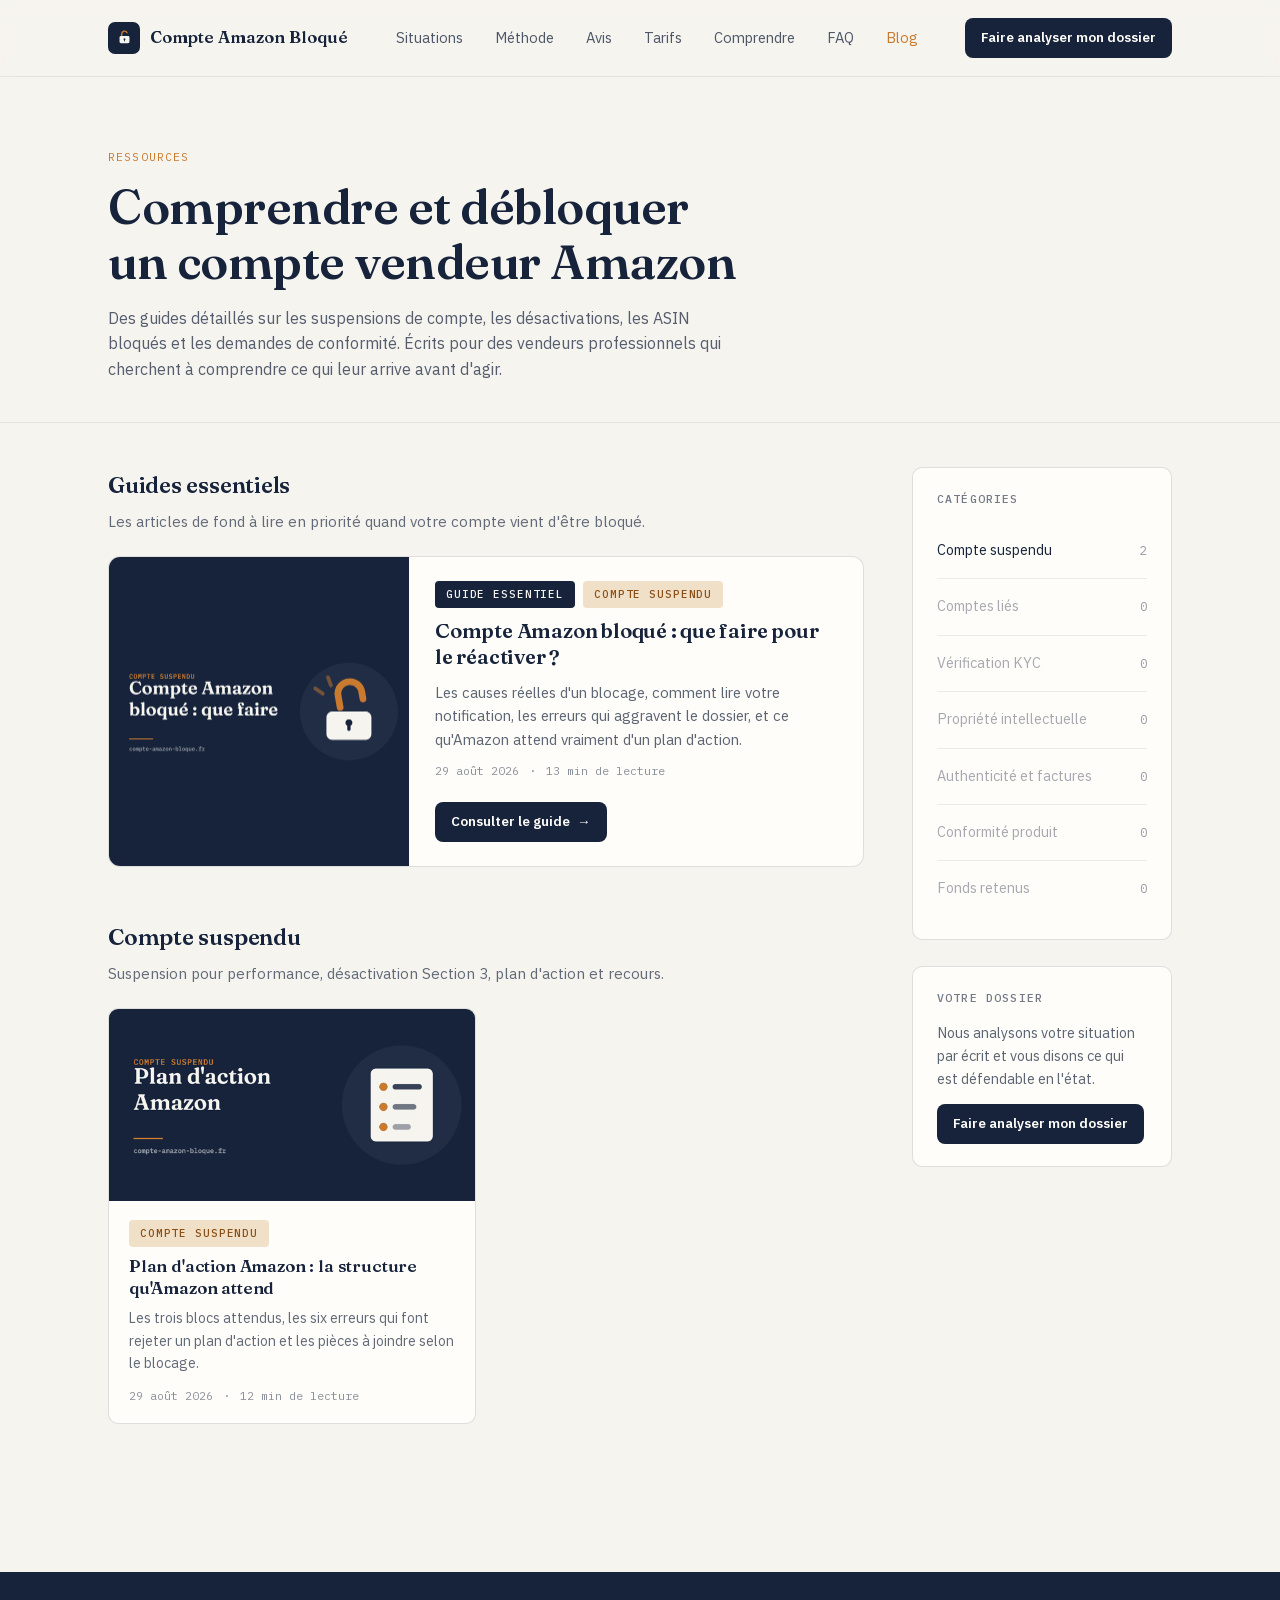
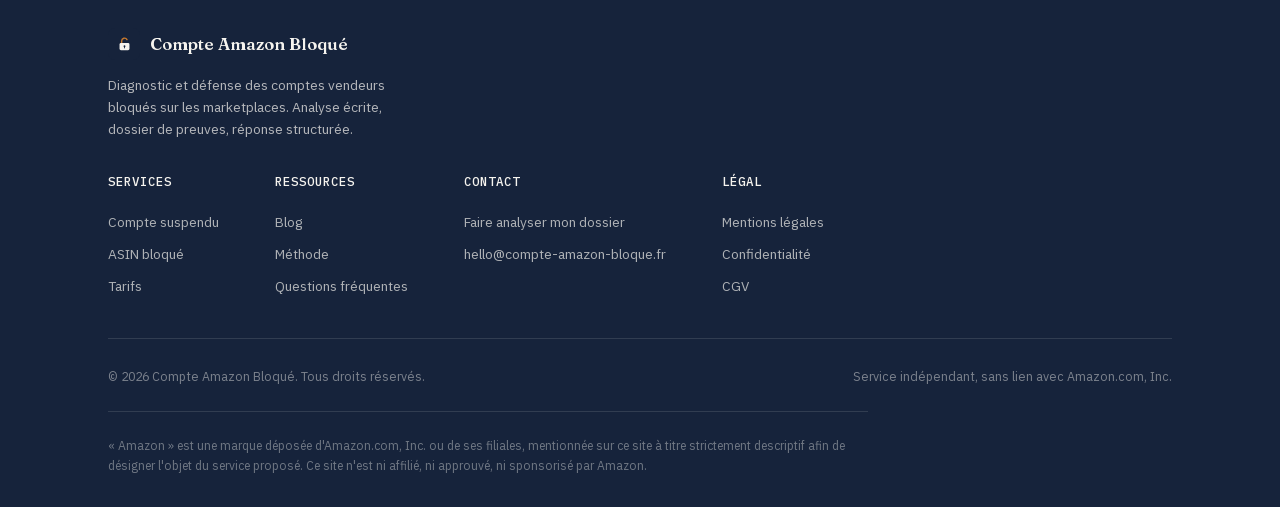
<file: blog/index.html>
<!DOCTYPE html>
<html lang="fr">
<head>
<meta charset="UTF-8">
<meta name="viewport" content="width=device-width, initial-scale=1">
<title>Blog : comprendre et débloquer un compte vendeur Amazon</title>
<meta name="description" content="Guides pour vendeurs professionnels : suspension de compte, comptes liés, vérification KYC, propriété intellectuelle, conformité produit et fonds retenus.">
<meta name="robots" content="index, follow">
<link rel="canonical" href="https://compte-amazon-bloque.fr/blog">
<link rel="icon" href="/favicon.svg" type="image/svg+xml">
<link rel="apple-touch-icon" sizes="180x180" href="/apple-touch-icon.png">
<meta property="og:type" content="website">
<meta property="og:locale" content="fr_FR">
<meta property="og:url" content="https://compte-amazon-bloque.fr/blog">
<meta property="og:title" content="Blog : comprendre et débloquer un compte vendeur Amazon">
<meta property="og:description" content="Guides détaillés pour les vendeurs professionnels : suspension de compte, comptes liés, vérification KYC, propriété intellectuelle, conformité produit et fonds retenus.">
<meta property="og:site_name" content="Compte Amazon Bloqué">
<meta property="og:image" content="https://compte-amazon-bloque.fr/og-image.png">
<meta property="og:image:width" content="1200">
<meta property="og:image:height" content="630">
<meta property="og:image:alt" content="Logo Compte Amazon Bloqué : un cadenas ouvert sur fond bleu nuit">
<script type="application/ld+json">
{
  "@context": "https://schema.org",
  "@type": "Blog",
  "name": "Blog Compte Amazon Bloqué",
  "url": "https://compte-amazon-bloque.fr/blog",
  "description": "Guides détaillés pour les vendeurs professionnels dont le compte Amazon est suspendu, désactivé ou dont des ASIN sont bloqués.",
  "inLanguage": "fr-FR",
  "publisher": {
    "@type": "Organization",
    "name": "Expert-marketplace.fr",
    "url": "https://compte-amazon-bloque.fr/"
  },
  "blogPost": [
    {
      "@type": "BlogPosting",
      "headline": "Compte Amazon bloqué : que faire pour le réactiver ?",
      "url": "https://compte-amazon-bloque.fr/blog/compte-amazon-bloque-que-faire",
      "image": "https://compte-amazon-bloque.fr/images/blog/compte-amazon-bloque-que-faire.png",
      "datePublished": "2026-08-24",
      "dateModified": "2026-08-29",
      "articleSection": "Compte suspendu",
      "author": {
        "@type": "Organization",
        "name": "Expert-marketplace.fr"
      }
    },
    {
      "@type": "BlogPosting",
      "headline": "Plan d'action Amazon : la structure qu'Amazon attend",
      "url": "https://compte-amazon-bloque.fr/blog/plan-action-amazon",
      "image": "https://compte-amazon-bloque.fr/images/blog/plan-action-amazon.png",
      "datePublished": "2026-08-29",
      "dateModified": "2026-08-29",
      "articleSection": "Compte suspendu",
      "author": {
        "@type": "Organization",
        "name": "Expert-marketplace.fr"
      }
    }
  ]
}
</script>
<link rel="stylesheet" href="/blog.css">
</head>
<body>

<header>
  <div class="nav">
    <a href="/" class="brand"><span class="mark"><svg viewBox="0 0 24 24" fill="none" xmlns="http://www.w3.org/2000/svg" aria-hidden="true"><path class="shackle" d="M8 10V7a4 4 0 0 1 7.5-1.9" stroke-width="2" stroke-linecap="round"/><rect class="body" x="5" y="10" width="14" height="10" rx="2"/><circle cx="12" cy="14.5" r="1.3" fill="#16233B"/><rect x="11.4" y="15" width="1.2" height="2.6" rx="0.6" fill="#16233B"/></svg></span>Compte&nbsp;Amazon&nbsp;Bloqué</a>
    <nav class="nav-links" aria-label="Navigation principale">
      <a href="/#situations">Situations</a>
      <a href="/#methode">Méthode</a>
      <a href="/#avis">Avis</a>
      <a href="/#tarifs">Tarifs</a>
      <a href="/#comprendre">Comprendre</a>
      <a href="/#faq">FAQ</a>
      <a href="/blog" class="on" aria-current="page">Blog</a>
    </nav>
    <a href="/#formulaire" class="btn btn-primary btn-sm">Faire analyser mon dossier</a>
  </div>
</header>

<section class="page-head">
  <div class="wrap">
    <span class="eyebrow">Ressources</span>
    <h1>Comprendre et débloquer un compte vendeur Amazon</h1>
    <p>Des guides détaillés sur les suspensions de compte, les désactivations, les ASIN bloqués et les demandes de conformité. Écrits pour des vendeurs professionnels qui cherchent à comprendre ce qui leur arrive avant d'agir.</p>
  </div>
</section>

<div class="wrap">
  <div class="blog-layout">

    <main>

      <section class="section-blog" id="guides-essentiels">
        <h2>Guides essentiels</h2>
        <p class="section-intro">Les articles de fond à lire en priorité quand votre compte vient d'être bloqué.</p>
        <div class="card-list">

          <a class="card-large" href="/blog/compte-amazon-bloque-que-faire">
            <div class="cover">
              <img src="/images/blog/compte-amazon-bloque-que-faire-vignette.png" width="600" height="315" alt="Cadenas dont l'anse se soulève, illustration de l'article sur les comptes Amazon bloqués">
            </div>
            <div class="body">
              <div class="badges">
                <span class="badge badge--guide">Guide essentiel</span>
                <span class="badge badge--ambre">Compte suspendu</span>
              </div>
              <h3>Compte Amazon bloqué : que faire pour le réactiver&nbsp;?</h3>
              <p>Les causes réelles d'un blocage, comment lire votre notification, les erreurs qui aggravent le dossier, et ce qu'Amazon attend vraiment d'un plan d'action.</p>
              <div class="card-meta">
                <time datetime="2026-08-29">29 août 2026</time>
                <span>13 min de lecture</span>
              </div>
              <span class="card-link">Consulter le guide</span>
            </div>
          </a>

        </div>
      </section>

      <section class="section-blog" id="compte-suspendu">
        <h2>Compte suspendu</h2>
        <p class="section-intro">Suspension pour performance, désactivation Section 3, plan d'action et recours.</p>
        <div class="card-list card-list--compact">
          <a class="card-compact" href="/blog/plan-action-amazon">
            <div class="cover">
              <img src="/images/blog/plan-action-amazon-vignette.png" width="600" height="315" alt="Feuille de plan d'action à trois blocs numérotés, illustration de l'article" loading="lazy">
            </div>
            <div class="body">
              <div class="badges"><span class="badge badge--ambre">Compte suspendu</span></div>
              <h3>Plan d'action Amazon : la structure qu'Amazon attend</h3>
              <p>Les trois blocs attendus, les six erreurs qui font rejeter un plan d'action et les pièces à joindre selon le blocage.</p>
              <div class="card-meta">
                <time datetime="2026-08-29">29 août 2026</time>
                <span>12 min de lecture</span>
              </div>
            </div>
          </a>
        </div>
      </section>

      <!-- Sections par categorie.
           Modele a dupliquer pour chaque categorie alimentee. Les identifiants
           d'ancre correspondent aux liens de la colonne laterale.

      <section class="section-blog" id="comptes-lies">
        <h2>Comptes liés</h2>
        <p class="section-intro">Phrase de contexte de la categorie.</p>
        <div class="card-list card-list--compact">
          <a class="card-compact" href="/blog/SLUG">
            <div class="cover">
              <img src="/images/blog/SLUG-vignette.png" width="600" height="315" alt="Description reelle du visuel" loading="lazy">
            </div>
            <div class="body">
              <div class="badges"><span class="badge badge--ambre">Comptes liés</span></div>
              <h3>Titre de l'article</h3>
              <p>Extrait de deux lignes.</p>
              <div class="card-meta">
                <time datetime="2026-00-00">date</time>
                <span>0 min de lecture</span>
              </div>
            </div>
          </a>
        </div>
      </section>
      -->

    </main>

    <aside class="sidebar" aria-label="Catégories du blog">
      <div class="side-box">
        <h2>Catégories</h2>
        <ul class="cat-list">
          <li><a href="#compte-suspendu">Compte suspendu <span class="n">2</span></a></li>
          <li><span class="vide">Comptes liés <span class="n">0</span></span></li>
          <li><span class="vide">Vérification KYC <span class="n">0</span></span></li>
          <li><span class="vide">Propriété intellectuelle <span class="n">0</span></span></li>
          <li><span class="vide">Authenticité et factures <span class="n">0</span></span></li>
          <li><span class="vide">Conformité produit <span class="n">0</span></span></li>
          <li><span class="vide">Fonds retenus <span class="n">0</span></span></li>
        </ul>
      </div>
      <div class="side-box">
        <h2>Votre dossier</h2>
        <p style="font-size:0.9rem;color:rgba(22,35,59,0.7);margin-bottom:14px;">Nous analysons votre situation par écrit et vous disons ce qui est défendable en l'état.</p>
        <a class="btn btn-primary btn-sm" href="/#formulaire">Faire analyser mon dossier</a>
      </div>
    </aside>

  </div>
</div>

<footer>
  <div class="wrap">
    <div class="foot-top">
      <div class="foot-brand">
        <div class="brand"><span class="mark"><svg viewBox="0 0 24 24" fill="none" xmlns="http://www.w3.org/2000/svg" aria-hidden="true"><path class="shackle" d="M8 10V7a4 4 0 0 1 7.5-1.9" stroke-width="2" stroke-linecap="round"/><rect class="body" x="5" y="10" width="14" height="10" rx="2"/><circle cx="12" cy="14.5" r="1.3" fill="#16233B"/><rect x="11.4" y="15" width="1.2" height="2.6" rx="0.6" fill="#16233B"/></svg></span>Compte&nbsp;Amazon&nbsp;Bloqué</div>
        <p>Diagnostic et défense des comptes vendeurs bloqués sur les marketplaces. Analyse écrite, dossier de preuves, réponse structurée.</p>
      </div>
      <div class="foot-cols">
        <div class="foot-col">
          <h3>Services</h3>
          <a href="/#situations">Compte suspendu</a>
          <a href="/#situations">ASIN bloqué</a>
          <a href="/#tarifs">Tarifs</a>
        </div>
        <div class="foot-col">
          <h3>Ressources</h3>
          <a href="/blog">Blog</a>
          <a href="/#methode">Méthode</a>
          <a href="/#faq">Questions fréquentes</a>
        </div>
        <div class="foot-col">
          <h3>Contact</h3>
          <a href="/#formulaire">Faire analyser mon dossier</a>
          <a href="mailto:hello@compte-amazon-bloque.fr">hello@compte-amazon-bloque.fr</a>
        </div>
        <div class="foot-col">
          <h3>Légal</h3>
          <a href="/mentions-legales">Mentions légales</a>
          <a href="/politique-confidentialite">Confidentialité</a>
          <a href="/cgv">CGV</a>
        </div>
      </div>
    </div>
    <div class="foot-bottom">
      <span>&copy; 2026 Compte Amazon Bloqué. Tous droits réservés.</span>
      <span>Service indépendant, sans lien avec Amazon.com, Inc.</span>
    </div>
    <div class="disclaimer">
      «&nbsp;Amazon&nbsp;» est une marque déposée d'Amazon.com, Inc. ou de ses filiales, mentionnée sur ce site à titre strictement descriptif afin de désigner l'objet du service proposé. Ce site n'est ni affilié, ni approuvé, ni sponsorisé par Amazon.
    </div>
  </div>
</footer>

</body>
</html>
</file>
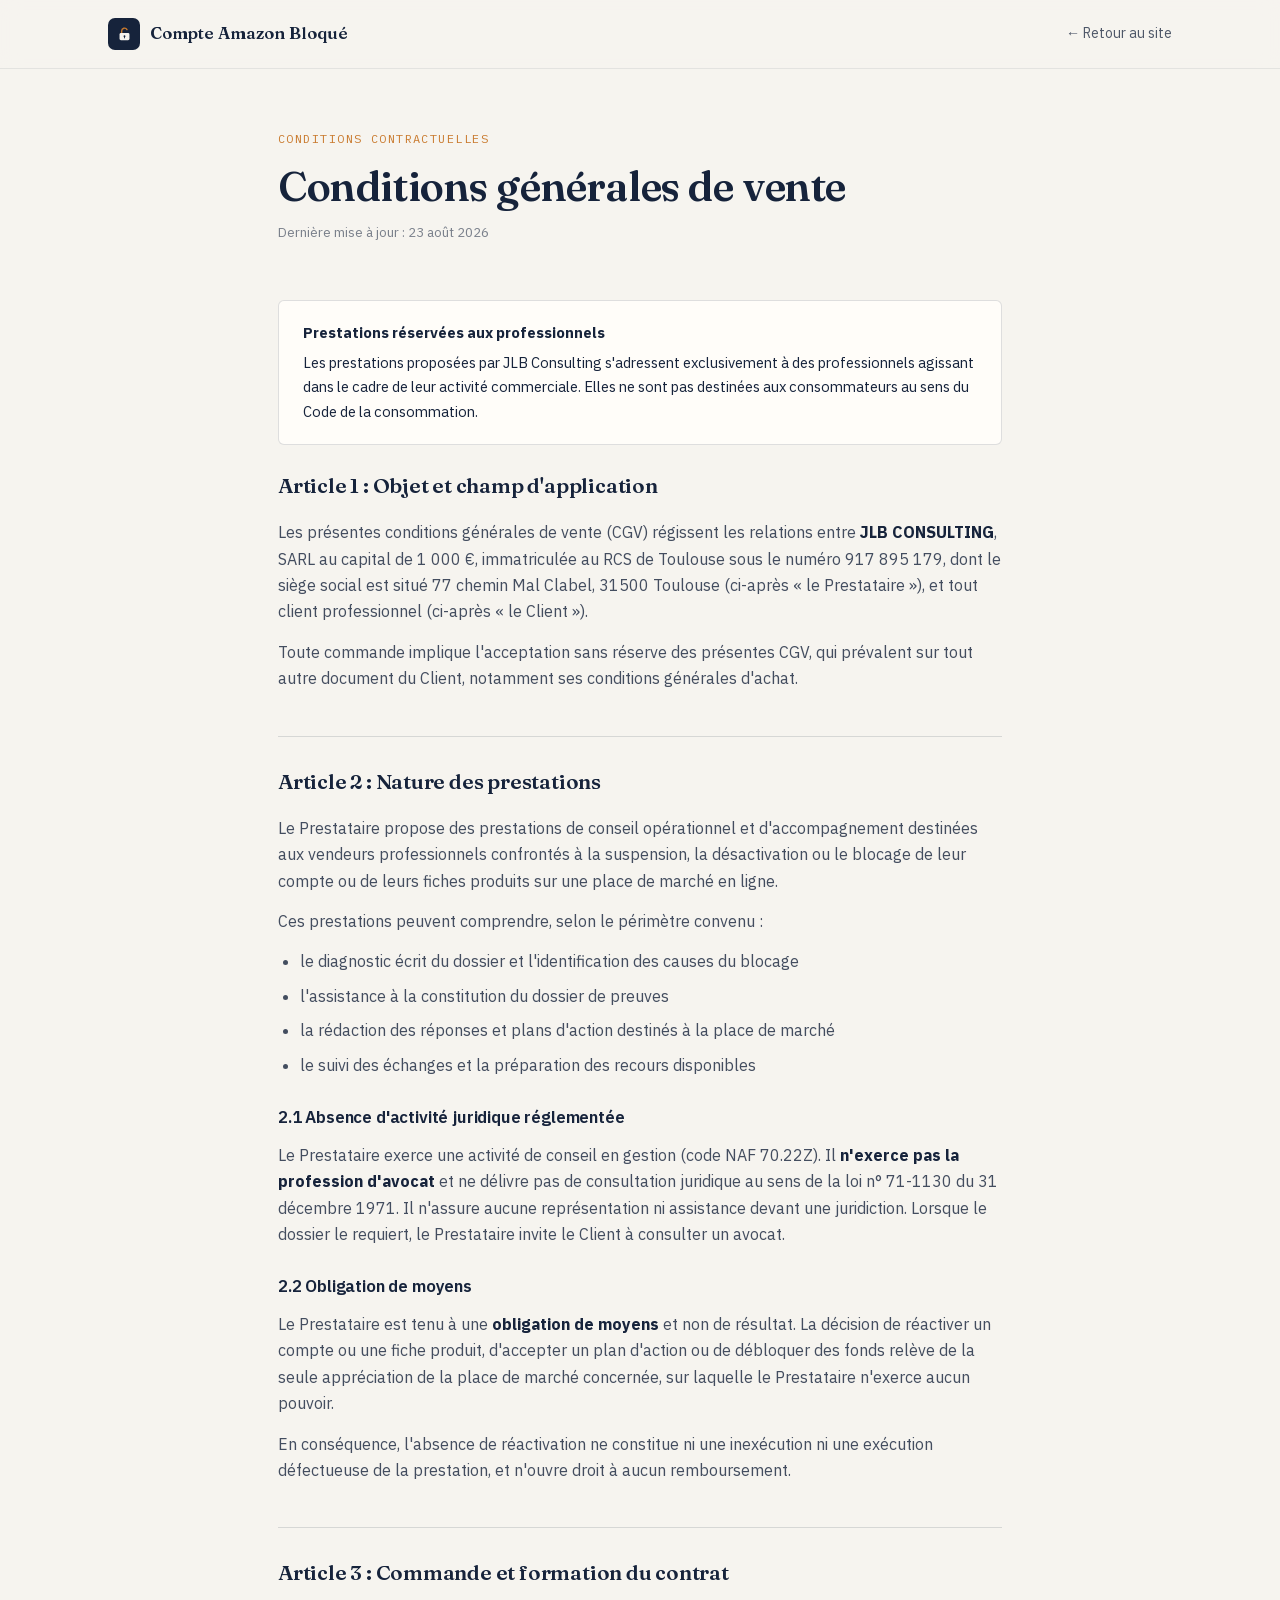
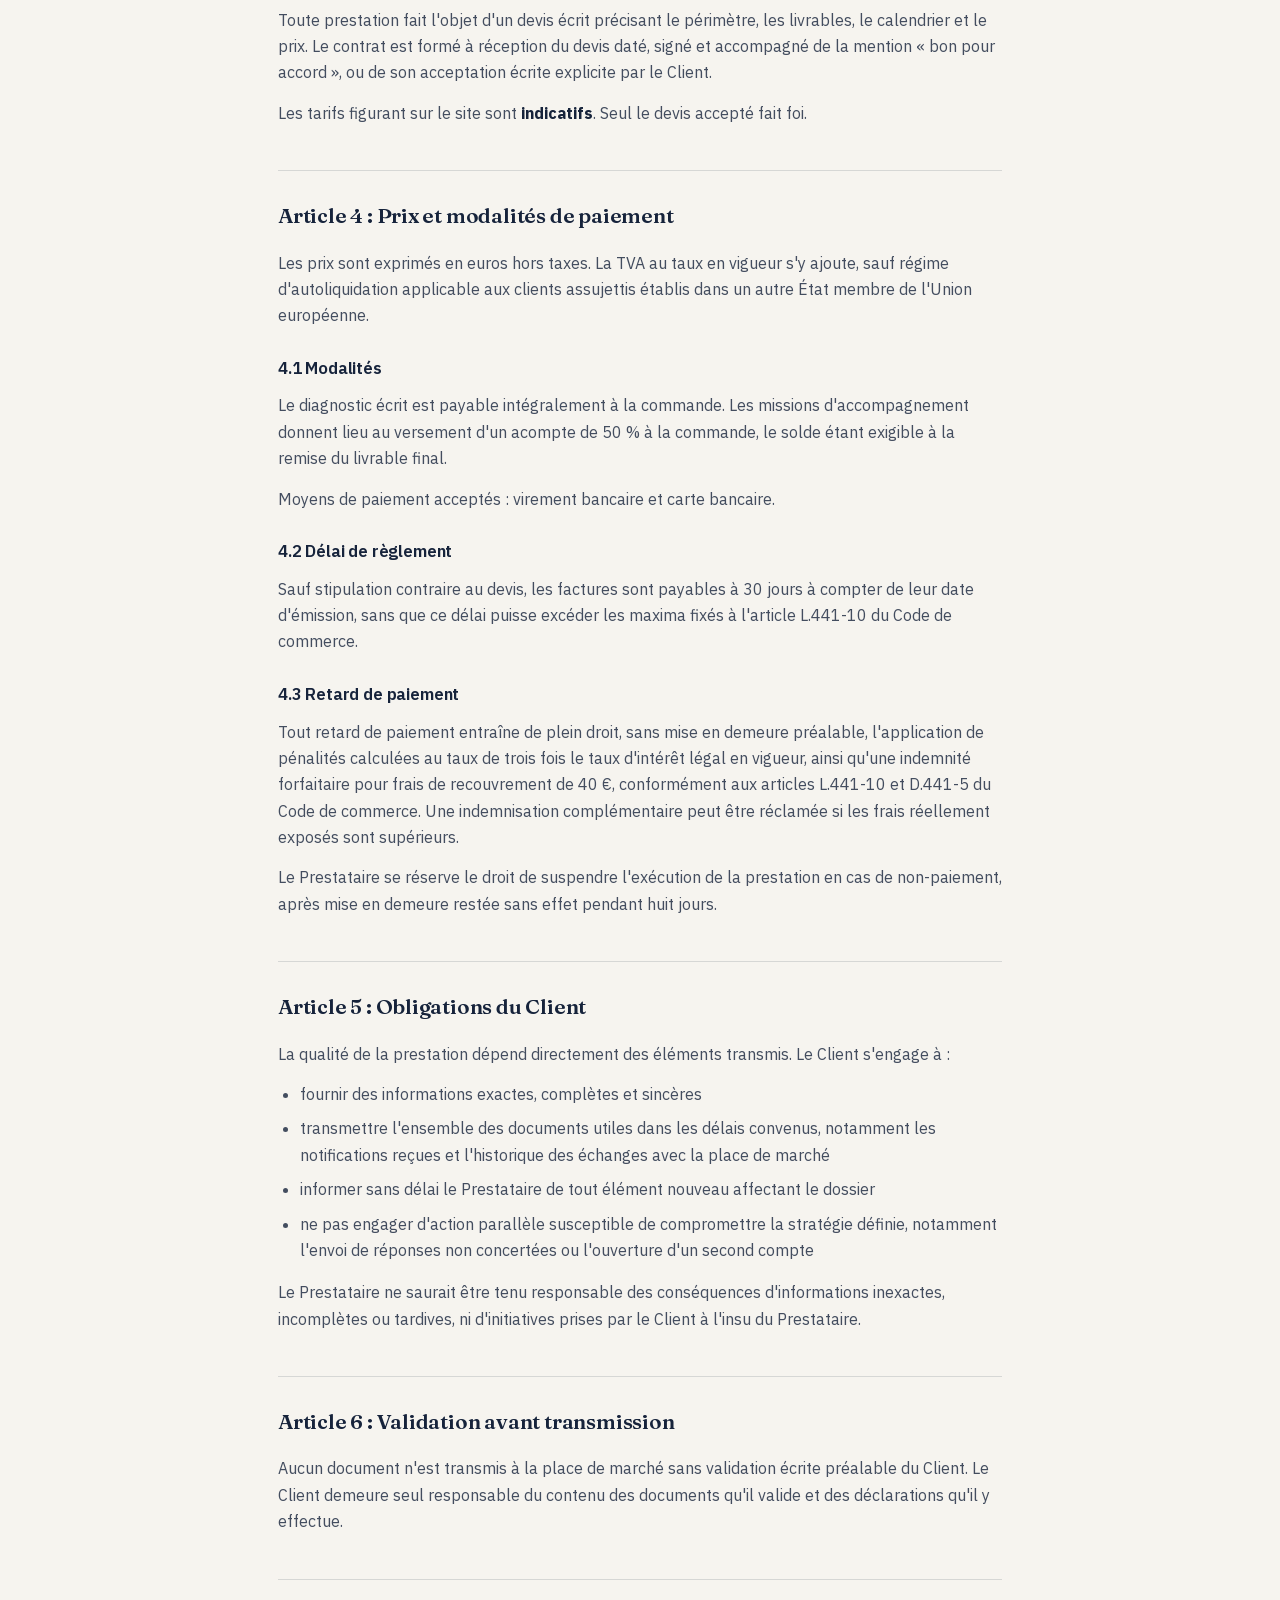
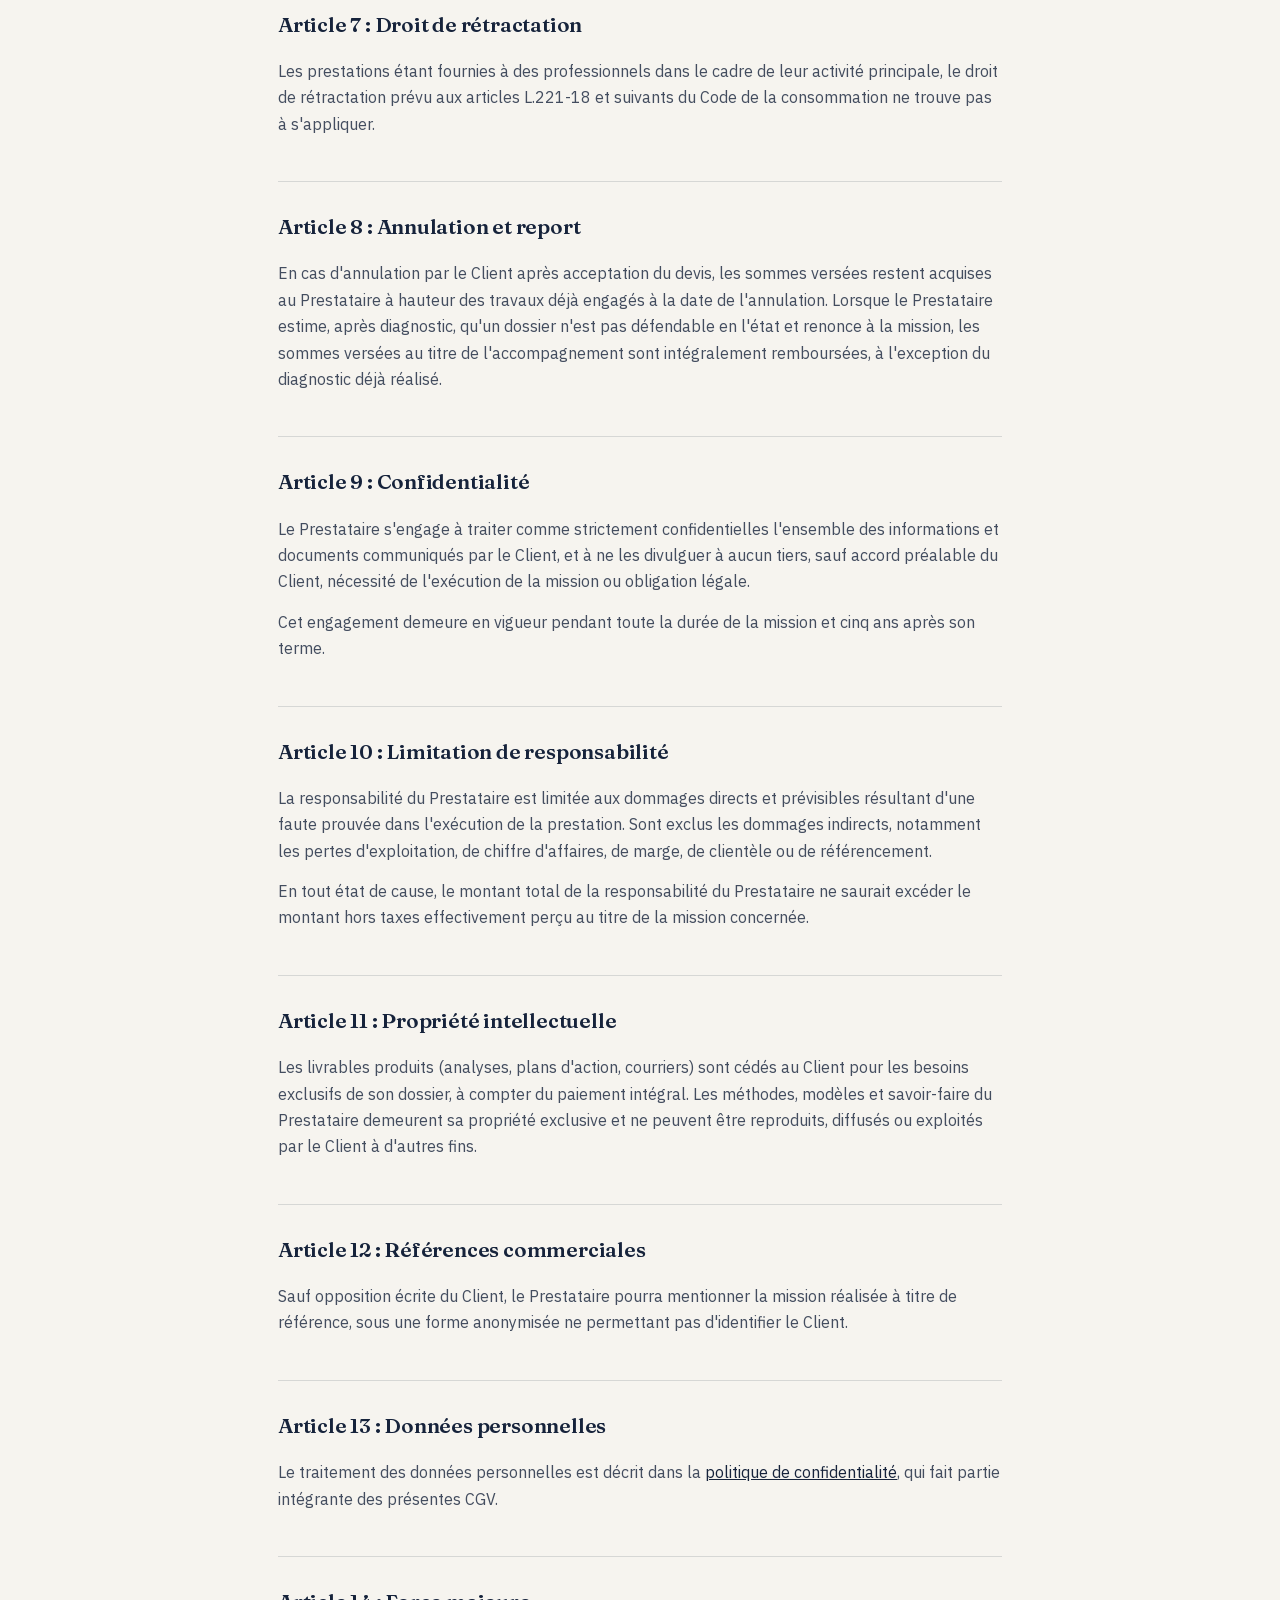
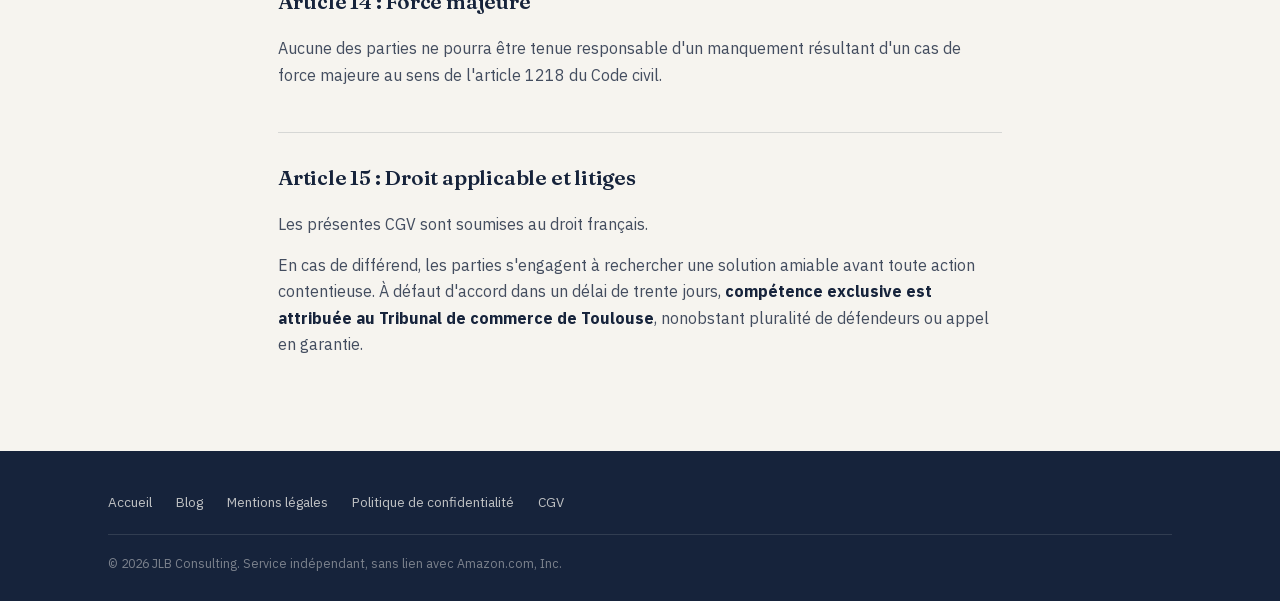
<file: cgv.html>
<!DOCTYPE html>
<html lang="fr">
<head>
<meta charset="UTF-8">
<meta name="viewport" content="width=device-width, initial-scale=1.0">
<title>CGV : prestations de défense de compte vendeur Amazon bloqué</title>
<meta name="description" content="Conditions générales de vente des prestations de conseil de JLB Consulting : périmètre, tarifs, paiement, obligations et limitation de responsabilité.">
<meta name="robots" content="index, follow">
<link rel="canonical" href="https://compte-amazon-bloque.fr/cgv">
<link rel="icon" href="/favicon.svg" type="image/svg+xml">
<link rel="apple-touch-icon" sizes="180x180" href="/apple-touch-icon.png">
<meta property="og:image" content="https://compte-amazon-bloque.fr/og-image.png">
<meta property="og:image:width" content="1200">
<meta property="og:image:height" content="630">
<link rel="stylesheet" href="legal.css">
</head>
<body>

<header>
  <div class="nav">
    <a href="/" class="brand"><span class="mark"><svg viewBox="0 0 24 24" fill="none" xmlns="http://www.w3.org/2000/svg"><path class="shackle" d="M8 10V7a4 4 0 0 1 7.5-1.9" stroke-width="2" stroke-linecap="round"/><rect class="body" x="5" y="10" width="14" height="10" rx="2"/><circle cx="12" cy="14.5" r="1.3" fill="#16233B"/><rect x="11.4" y="15" width="1.2" height="2.6" rx="0.6" fill="#16233B"/></svg></span>Compte&nbsp;Amazon&nbsp;Bloqué</a>
    <a href="/" class="back">← Retour au site</a>
  </div>
</header>

<div class="legal-hero">
  <div class="wrap">
    <span class="eyebrow">Conditions contractuelles</span>
    <h1>Conditions générales de vente</h1>
    <p class="updated">Dernière mise à jour : 23 août 2026</p>
  </div>
</div>

<main>
  <div class="wrap">

    <div class="notice">
      <strong>Prestations réservées aux professionnels</strong>
      Les prestations proposées par JLB Consulting s'adressent exclusivement à des professionnels agissant dans le cadre de leur activité commerciale. Elles ne sont pas destinées aux consommateurs au sens du Code de la consommation.
    </div>

    <h2>Article 1 : Objet et champ d'application</h2>
    <p>Les présentes conditions générales de vente (CGV) régissent les relations entre <strong>JLB CONSULTING</strong>, SARL au capital de 1 000 €, immatriculée au RCS de Toulouse sous le numéro 917 895 179, dont le siège social est situé 77 chemin Mal Clabel, 31500 Toulouse (ci-après « le Prestataire »), et tout client professionnel (ci-après « le Client »).</p>
    <p>Toute commande implique l'acceptation sans réserve des présentes CGV, qui prévalent sur tout autre document du Client, notamment ses conditions générales d'achat.</p>

    <h2>Article 2 : Nature des prestations</h2>
    <p>Le Prestataire propose des prestations de conseil opérationnel et d'accompagnement destinées aux vendeurs professionnels confrontés à la suspension, la désactivation ou le blocage de leur compte ou de leurs fiches produits sur une place de marché en ligne.</p>
    <p>Ces prestations peuvent comprendre, selon le périmètre convenu :</p>
    <ul>
      <li>le diagnostic écrit du dossier et l'identification des causes du blocage</li>
      <li>l'assistance à la constitution du dossier de preuves</li>
      <li>la rédaction des réponses et plans d'action destinés à la place de marché</li>
      <li>le suivi des échanges et la préparation des recours disponibles</li>
    </ul>

    <h3>2.1 Absence d'activité juridique réglementée</h3>
    <p>Le Prestataire exerce une activité de conseil en gestion (code NAF 70.22Z). Il <strong>n'exerce pas la profession d'avocat</strong> et ne délivre pas de consultation juridique au sens de la loi n° 71-1130 du 31 décembre 1971. Il n'assure aucune représentation ni assistance devant une juridiction. Lorsque le dossier le requiert, le Prestataire invite le Client à consulter un avocat.</p>

    <h3>2.2 Obligation de moyens</h3>
    <p>Le Prestataire est tenu à une <strong>obligation de moyens</strong> et non de résultat. La décision de réactiver un compte ou une fiche produit, d'accepter un plan d'action ou de débloquer des fonds relève de la seule appréciation de la place de marché concernée, sur laquelle le Prestataire n'exerce aucun pouvoir.</p>
    <p>En conséquence, l'absence de réactivation ne constitue ni une inexécution ni une exécution défectueuse de la prestation, et n'ouvre droit à aucun remboursement.</p>

    <h2>Article 3 : Commande et formation du contrat</h2>
    <p>Toute prestation fait l'objet d'un devis écrit précisant le périmètre, les livrables, le calendrier et le prix. Le contrat est formé à réception du devis daté, signé et accompagné de la mention « bon pour accord », ou de son acceptation écrite explicite par le Client.</p>
    <p>Les tarifs figurant sur le site sont <strong>indicatifs</strong>. Seul le devis accepté fait foi.</p>

    <h2>Article 4 : Prix et modalités de paiement</h2>
    <p>Les prix sont exprimés en euros hors taxes. La TVA au taux en vigueur s'y ajoute, sauf régime d'autoliquidation applicable aux clients assujettis établis dans un autre État membre de l'Union européenne.</p>
    <h3>4.1 Modalités</h3>
    <p>Le diagnostic écrit est payable intégralement à la commande. Les missions d'accompagnement donnent lieu au versement d'un acompte de 50 % à la commande, le solde étant exigible à la remise du livrable final.</p>
    <p>Moyens de paiement acceptés : virement bancaire et carte bancaire.</p>
    <h3>4.2 Délai de règlement</h3>
    <p>Sauf stipulation contraire au devis, les factures sont payables à 30 jours à compter de leur date d'émission, sans que ce délai puisse excéder les maxima fixés à l'article L.441-10 du Code de commerce.</p>
    <h3>4.3 Retard de paiement</h3>
    <p>Tout retard de paiement entraîne de plein droit, sans mise en demeure préalable, l'application de pénalités calculées au taux de trois fois le taux d'intérêt légal en vigueur, ainsi qu'une indemnité forfaitaire pour frais de recouvrement de 40 €, conformément aux articles L.441-10 et D.441-5 du Code de commerce. Une indemnisation complémentaire peut être réclamée si les frais réellement exposés sont supérieurs.</p>
    <p>Le Prestataire se réserve le droit de suspendre l'exécution de la prestation en cas de non-paiement, après mise en demeure restée sans effet pendant huit jours.</p>

    <h2>Article 5 : Obligations du Client</h2>
    <p>La qualité de la prestation dépend directement des éléments transmis. Le Client s'engage à :</p>
    <ul>
      <li>fournir des informations exactes, complètes et sincères</li>
      <li>transmettre l'ensemble des documents utiles dans les délais convenus, notamment les notifications reçues et l'historique des échanges avec la place de marché</li>
      <li>informer sans délai le Prestataire de tout élément nouveau affectant le dossier</li>
      <li>ne pas engager d'action parallèle susceptible de compromettre la stratégie définie, notamment l'envoi de réponses non concertées ou l'ouverture d'un second compte</li>
    </ul>
    <p>Le Prestataire ne saurait être tenu responsable des conséquences d'informations inexactes, incomplètes ou tardives, ni d'initiatives prises par le Client à l'insu du Prestataire.</p>

    <h2>Article 6 : Validation avant transmission</h2>
    <p>Aucun document n'est transmis à la place de marché sans validation écrite préalable du Client. Le Client demeure seul responsable du contenu des documents qu'il valide et des déclarations qu'il y effectue.</p>

    <h2>Article 7 : Droit de rétractation</h2>
    <p>Les prestations étant fournies à des professionnels dans le cadre de leur activité principale, le droit de rétractation prévu aux articles L.221-18 et suivants du Code de la consommation ne trouve pas à s'appliquer.</p>
    

    <h2>Article 8 : Annulation et report</h2>
    <p>En cas d'annulation par le Client après acceptation du devis, les sommes versées restent acquises au Prestataire à hauteur des travaux déjà engagés à la date de l'annulation. Lorsque le Prestataire estime, après diagnostic, qu'un dossier n'est pas défendable en l'état et renonce à la mission, les sommes versées au titre de l'accompagnement sont intégralement remboursées, à l'exception du diagnostic déjà réalisé.</p>

    <h2>Article 9 : Confidentialité</h2>
    <p>Le Prestataire s'engage à traiter comme strictement confidentielles l'ensemble des informations et documents communiqués par le Client, et à ne les divulguer à aucun tiers, sauf accord préalable du Client, nécessité de l'exécution de la mission ou obligation légale.</p>
    <p>Cet engagement demeure en vigueur pendant toute la durée de la mission et cinq ans après son terme.</p>

    <h2>Article 10 : Limitation de responsabilité</h2>
    <p>La responsabilité du Prestataire est limitée aux dommages directs et prévisibles résultant d'une faute prouvée dans l'exécution de la prestation. Sont exclus les dommages indirects, notamment les pertes d'exploitation, de chiffre d'affaires, de marge, de clientèle ou de référencement.</p>
    <p>En tout état de cause, le montant total de la responsabilité du Prestataire ne saurait excéder le montant hors taxes effectivement perçu au titre de la mission concernée.</p>

    <h2>Article 11 : Propriété intellectuelle</h2>
    <p>Les livrables produits (analyses, plans d'action, courriers) sont cédés au Client pour les besoins exclusifs de son dossier, à compter du paiement intégral. Les méthodes, modèles et savoir-faire du Prestataire demeurent sa propriété exclusive et ne peuvent être reproduits, diffusés ou exploités par le Client à d'autres fins.</p>

    <h2>Article 12 : Références commerciales</h2>
    <p>Sauf opposition écrite du Client, le Prestataire pourra mentionner la mission réalisée à titre de référence, sous une forme anonymisée ne permettant pas d'identifier le Client.</p>

    <h2>Article 13 : Données personnelles</h2>
    <p>Le traitement des données personnelles est décrit dans la <a href="/politique-confidentialite">politique de confidentialité</a>, qui fait partie intégrante des présentes CGV.</p>

    <h2>Article 14 : Force majeure</h2>
    <p>Aucune des parties ne pourra être tenue responsable d'un manquement résultant d'un cas de force majeure au sens de l'article 1218 du Code civil.</p>

    <h2>Article 15 : Droit applicable et litiges</h2>
    <p>Les présentes CGV sont soumises au droit français.</p>
    <p>En cas de différend, les parties s'engagent à rechercher une solution amiable avant toute action contentieuse. À défaut d'accord dans un délai de trente jours, <strong>compétence exclusive est attribuée au Tribunal de commerce de Toulouse</strong>, nonobstant pluralité de défendeurs ou appel en garantie.</p>

  </div>
</main>

<footer>
  <div class="wrap">
    <div class="foot-links">
      <a href="/">Accueil</a>
      <a href="/blog">Blog</a>
      <a href="/mentions-legales">Mentions légales</a>
      <a href="/politique-confidentialite">Politique de confidentialité</a>
      <a href="/cgv">CGV</a>
    </div>
    <div class="foot-bottom">
      © 2026 JLB Consulting. Service indépendant, sans lien avec Amazon.com, Inc.
    </div>
  </div>
</footer>

</body>
</html>
</file>
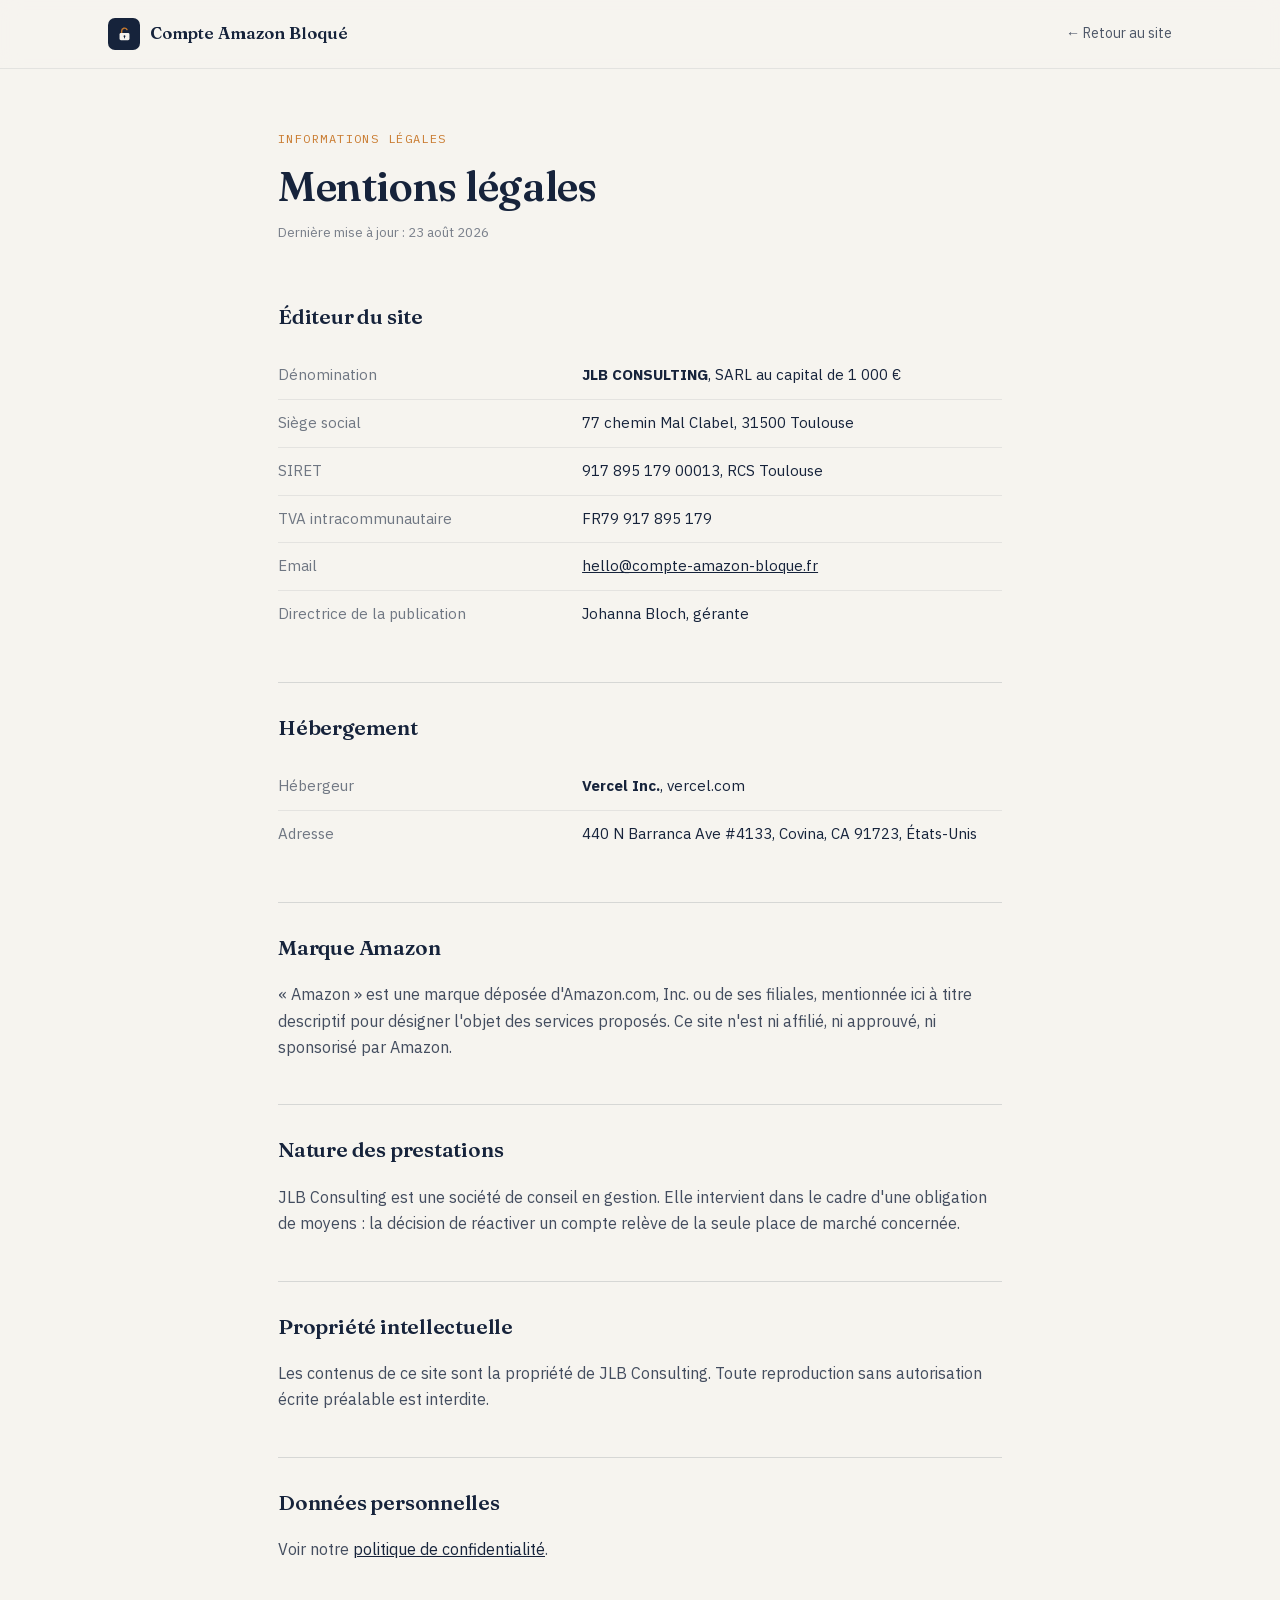
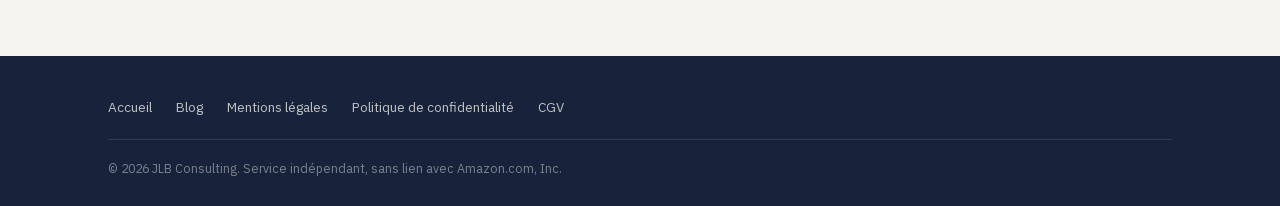
<file: mentions-legales.html>
<!DOCTYPE html>
<html lang="fr">
<head>
<meta charset="UTF-8">
<meta name="viewport" content="width=device-width, initial-scale=1.0">
<title>Mentions légales de compte-amazon-bloque.fr | JLB Consulting</title>
<meta name="description" content="Mentions légales du site compte-amazon-bloque.fr : éditeur JLB Consulting, SARL à Toulouse, hébergeur, directrice de publication et propriété intellectuelle.">
<meta name="robots" content="index, follow">
<link rel="canonical" href="https://compte-amazon-bloque.fr/mentions-legales">
<link rel="icon" href="/favicon.svg" type="image/svg+xml">
<link rel="apple-touch-icon" sizes="180x180" href="/apple-touch-icon.png">
<meta property="og:image" content="https://compte-amazon-bloque.fr/og-image.png">
<meta property="og:image:width" content="1200">
<meta property="og:image:height" content="630">
<link rel="stylesheet" href="legal.css">
</head>
<body>

<header>
  <div class="nav">
    <a href="/" class="brand"><span class="mark"><svg viewBox="0 0 24 24" fill="none" xmlns="http://www.w3.org/2000/svg"><path class="shackle" d="M8 10V7a4 4 0 0 1 7.5-1.9" stroke-width="2" stroke-linecap="round"/><rect class="body" x="5" y="10" width="14" height="10" rx="2"/><circle cx="12" cy="14.5" r="1.3" fill="#16233B"/><rect x="11.4" y="15" width="1.2" height="2.6" rx="0.6" fill="#16233B"/></svg></span>Compte&nbsp;Amazon&nbsp;Bloqué</a>
    <a href="/" class="back">← Retour au site</a>
  </div>
</header>

<div class="legal-hero">
  <div class="wrap">
    <span class="eyebrow">Informations légales</span>
    <h1>Mentions légales</h1>
    <p class="updated">Dernière mise à jour : 23 août 2026</p>
  </div>
</div>

<main>
  <div class="wrap">

    <h2>Éditeur du site</h2>
    <table class="info-table">
      <tr><td>Dénomination</td><td><strong>JLB CONSULTING</strong>, SARL au capital de 1 000 €</td></tr>
      <tr><td>Siège social</td><td>77 chemin Mal Clabel, 31500 Toulouse</td></tr>
      <tr><td>SIRET</td><td>917 895 179 00013, RCS Toulouse</td></tr>
      <tr><td>TVA intracommunautaire</td><td>FR79 917 895 179</td></tr>
      <tr><td>Email</td><td><a href="mailto:hello@compte-amazon-bloque.fr">hello@compte-amazon-bloque.fr</a></td></tr>
      <tr><td>Directrice de la publication</td><td>Johanna Bloch, gérante</td></tr>
    </table>

    <h2>Hébergement</h2>
    <table class="info-table">
      <tr><td>Hébergeur</td><td><strong>Vercel Inc.</strong>, vercel.com</td></tr>
      <tr><td>Adresse</td><td>440 N Barranca Ave #4133, Covina, CA 91723, États-Unis</td></tr>
    </table>

    <h2>Marque Amazon</h2>
    <p>« Amazon » est une marque déposée d'Amazon.com, Inc. ou de ses filiales, mentionnée ici à titre descriptif pour désigner l'objet des services proposés. Ce site n'est ni affilié, ni approuvé, ni sponsorisé par Amazon.</p>

    <h2>Nature des prestations</h2>
    <p>JLB Consulting est une société de conseil en gestion. Elle intervient dans le cadre d'une obligation de moyens : la décision de réactiver un compte relève de la seule place de marché concernée.</p>

    <h2>Propriété intellectuelle</h2>
    <p>Les contenus de ce site sont la propriété de JLB Consulting. Toute reproduction sans autorisation écrite préalable est interdite.</p>

    <h2>Données personnelles</h2>
    <p>Voir notre <a href="/politique-confidentialite">politique de confidentialité</a>.</p>

  </div>
</main>

<footer>
  <div class="wrap">
    <div class="foot-links">
      <a href="/">Accueil</a>
      <a href="/blog">Blog</a>
      <a href="/mentions-legales">Mentions légales</a>
      <a href="/politique-confidentialite">Politique de confidentialité</a>
      <a href="/cgv">CGV</a>
    </div>
    <div class="foot-bottom">
      © 2026 JLB Consulting. Service indépendant, sans lien avec Amazon.com, Inc.
    </div>
  </div>
</footer>

</body>
</html>
</file>
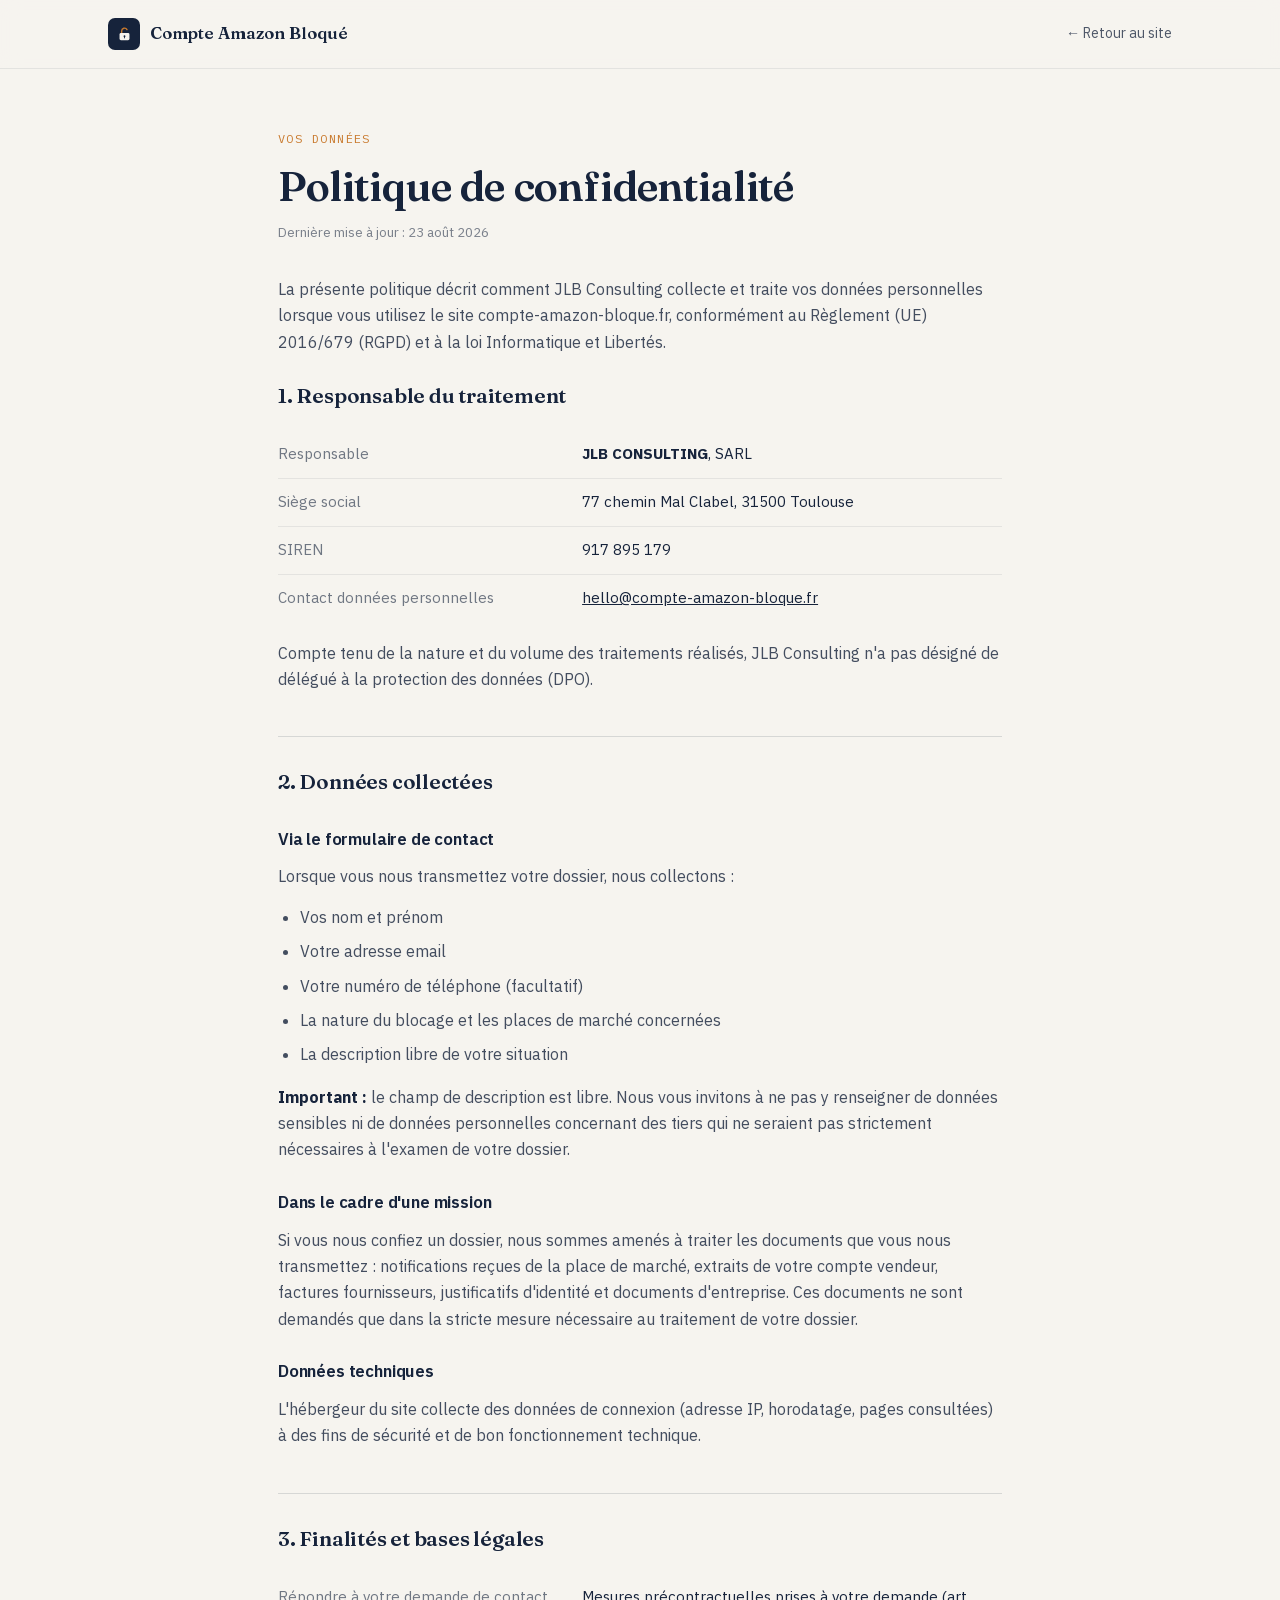
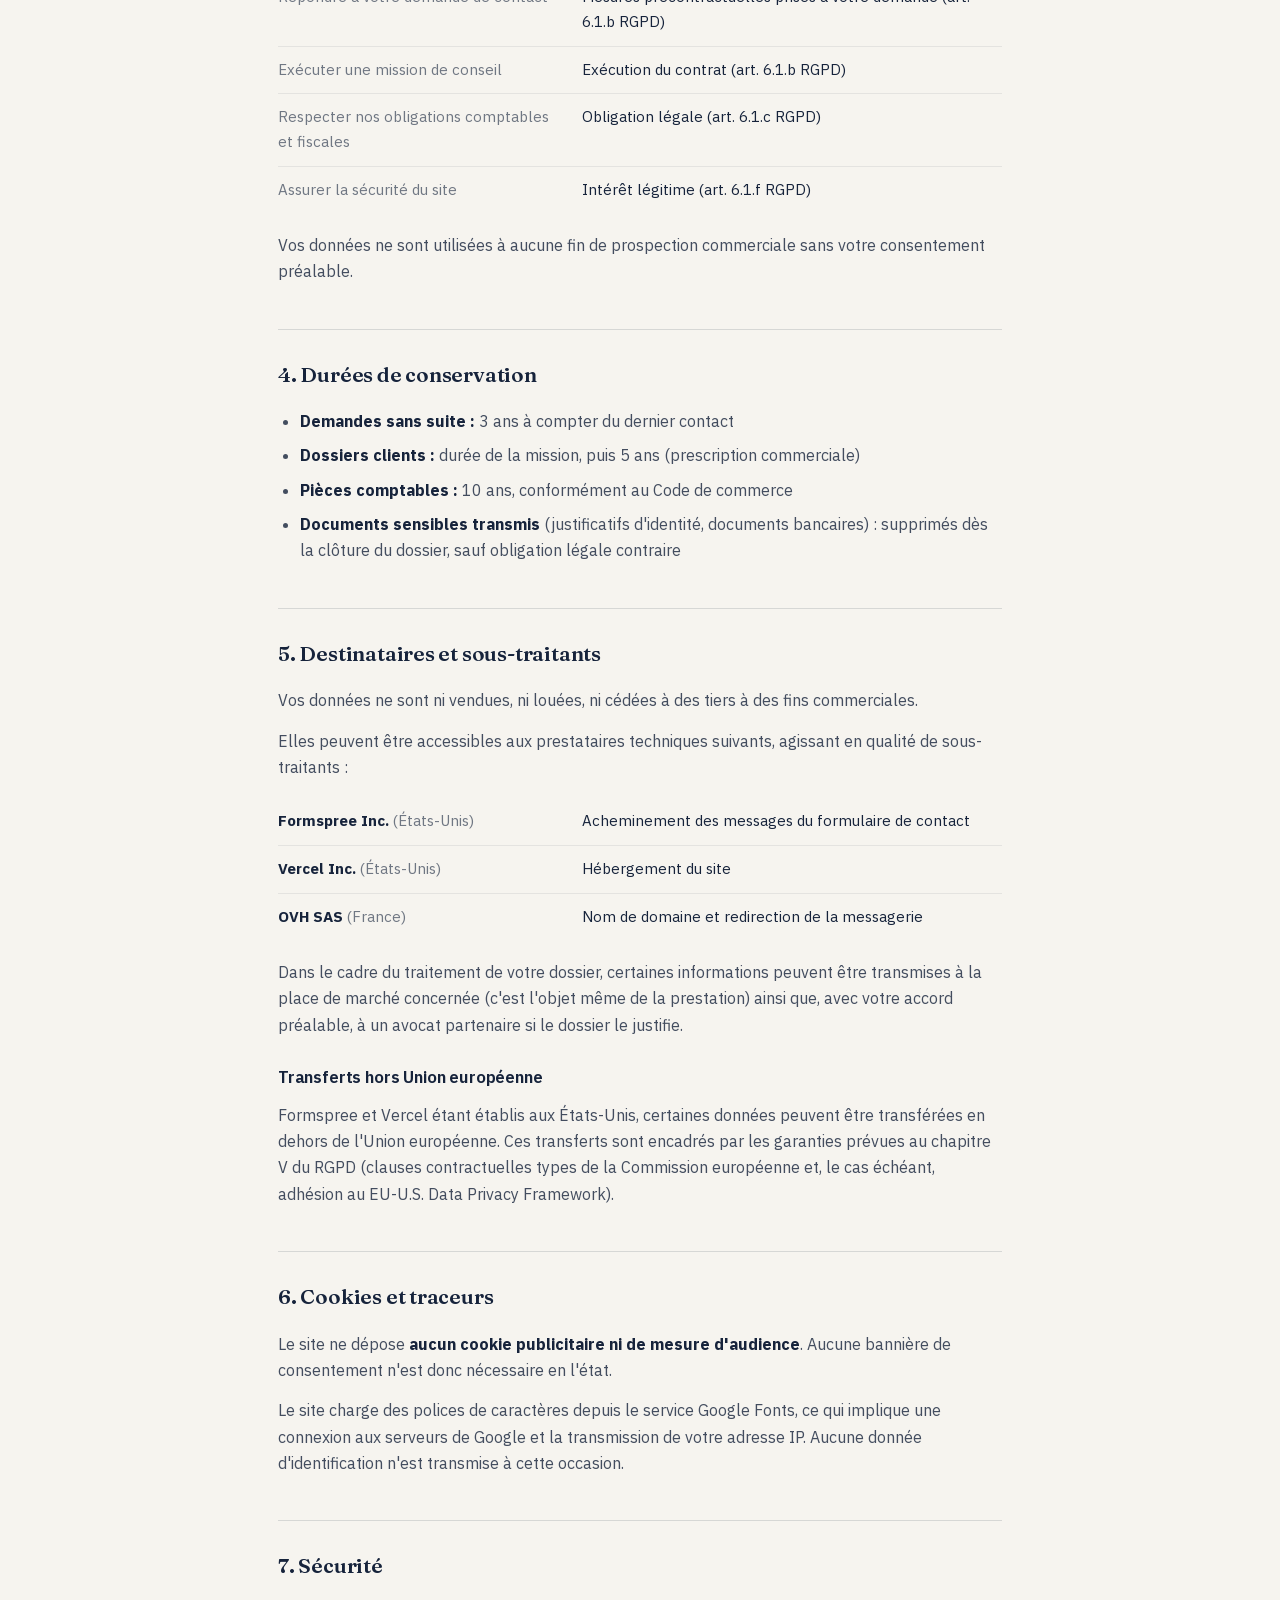
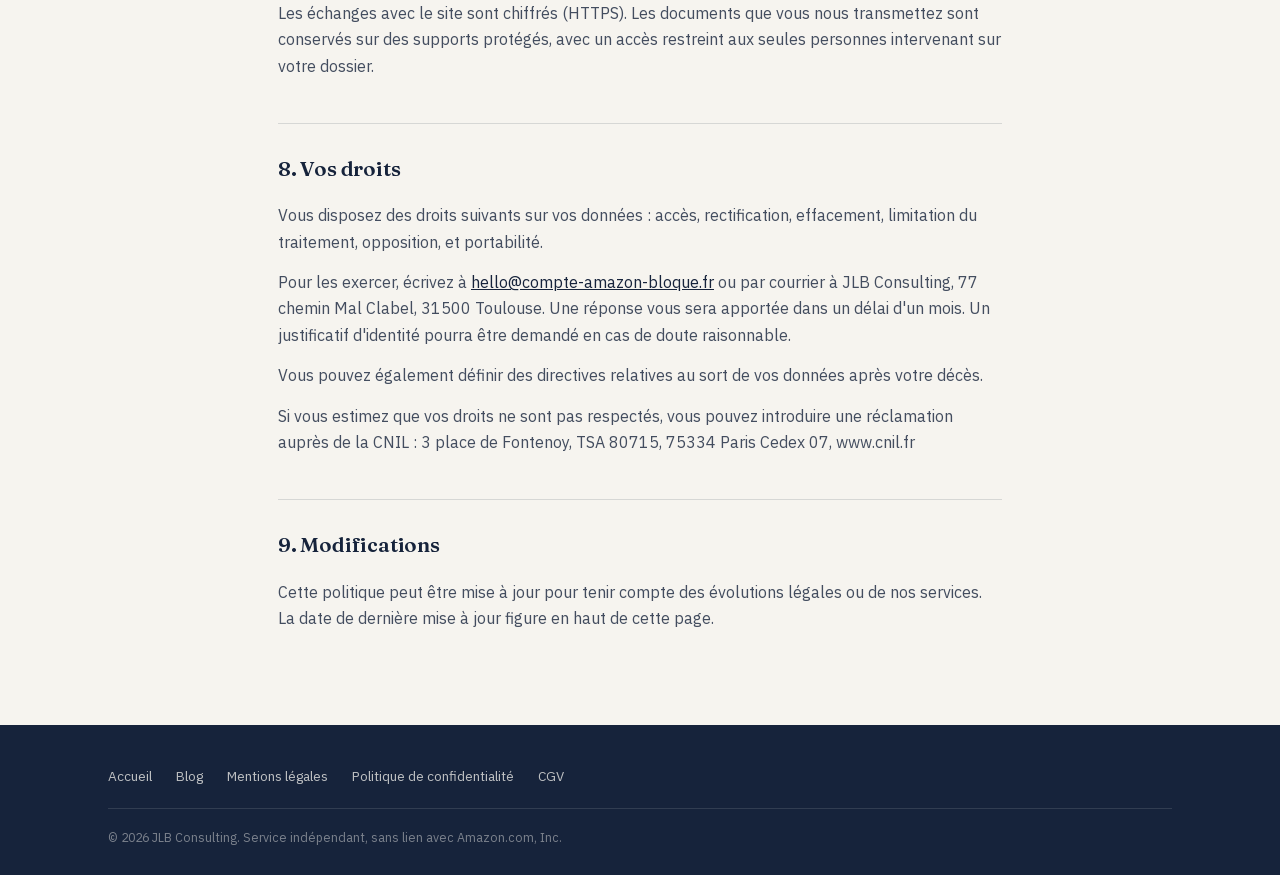
<file: politique-confidentialite.html>
<!DOCTYPE html>
<html lang="fr">
<head>
<meta charset="UTF-8">
<meta name="viewport" content="width=device-width, initial-scale=1.0">
<title>Confidentialité et traitement de vos données personnelles</title>
<meta name="description" content="Comment JLB Consulting collecte et traite vos données personnelles : finalités, durées de conservation, destinataires, vos droits et contact de la CNIL.">
<meta name="robots" content="index, follow">
<link rel="canonical" href="https://compte-amazon-bloque.fr/politique-confidentialite">
<link rel="icon" href="/favicon.svg" type="image/svg+xml">
<link rel="apple-touch-icon" sizes="180x180" href="/apple-touch-icon.png">
<meta property="og:image" content="https://compte-amazon-bloque.fr/og-image.png">
<meta property="og:image:width" content="1200">
<meta property="og:image:height" content="630">
<link rel="stylesheet" href="legal.css">
</head>
<body>

<header>
  <div class="nav">
    <a href="/" class="brand"><span class="mark"><svg viewBox="0 0 24 24" fill="none" xmlns="http://www.w3.org/2000/svg"><path class="shackle" d="M8 10V7a4 4 0 0 1 7.5-1.9" stroke-width="2" stroke-linecap="round"/><rect class="body" x="5" y="10" width="14" height="10" rx="2"/><circle cx="12" cy="14.5" r="1.3" fill="#16233B"/><rect x="11.4" y="15" width="1.2" height="2.6" rx="0.6" fill="#16233B"/></svg></span>Compte&nbsp;Amazon&nbsp;Bloqué</a>
    <a href="/" class="back">← Retour au site</a>
  </div>
</header>

<div class="legal-hero">
  <div class="wrap">
    <span class="eyebrow">Vos données</span>
    <h1>Politique de confidentialité</h1>
    <p class="updated">Dernière mise à jour : 23 août 2026</p>
  </div>
</div>

<main>
  <div class="wrap">

    <p>La présente politique décrit comment JLB Consulting collecte et traite vos données personnelles lorsque vous utilisez le site compte-amazon-bloque.fr, conformément au Règlement (UE) 2016/679 (RGPD) et à la loi Informatique et Libertés.</p>

    <h2>1. Responsable du traitement</h2>
    <table class="info-table">
      <tr><td>Responsable</td><td><strong>JLB CONSULTING</strong>, SARL</td></tr>
      <tr><td>Siège social</td><td>77 chemin Mal Clabel, 31500 Toulouse</td></tr>
      <tr><td>SIREN</td><td>917 895 179</td></tr>
      <tr><td>Contact données personnelles</td><td><a href="mailto:hello@compte-amazon-bloque.fr">hello@compte-amazon-bloque.fr</a></td></tr>
    </table>
    <p>Compte tenu de la nature et du volume des traitements réalisés, JLB Consulting n'a pas désigné de délégué à la protection des données (DPO).</p>

    <h2>2. Données collectées</h2>

    <h3>Via le formulaire de contact</h3>
    <p>Lorsque vous nous transmettez votre dossier, nous collectons :</p>
    <ul>
      <li>Vos nom et prénom</li>
      <li>Votre adresse email</li>
      <li>Votre numéro de téléphone (facultatif)</li>
      <li>La nature du blocage et les places de marché concernées</li>
      <li>La description libre de votre situation</li>
    </ul>
    <p><strong>Important :</strong> le champ de description est libre. Nous vous invitons à ne pas y renseigner de données sensibles ni de données personnelles concernant des tiers qui ne seraient pas strictement nécessaires à l'examen de votre dossier.</p>

    <h3>Dans le cadre d'une mission</h3>
    <p>Si vous nous confiez un dossier, nous sommes amenés à traiter les documents que vous nous transmettez : notifications reçues de la place de marché, extraits de votre compte vendeur, factures fournisseurs, justificatifs d'identité et documents d'entreprise. Ces documents ne sont demandés que dans la stricte mesure nécessaire au traitement de votre dossier.</p>

    <h3>Données techniques</h3>
    <p>L'hébergeur du site collecte des données de connexion (adresse IP, horodatage, pages consultées) à des fins de sécurité et de bon fonctionnement technique.</p>

    <h2>3. Finalités et bases légales</h2>
    <table class="info-table">
      <tr><td>Répondre à votre demande de contact</td><td>Mesures précontractuelles prises à votre demande (art. 6.1.b RGPD)</td></tr>
      <tr><td>Exécuter une mission de conseil</td><td>Exécution du contrat (art. 6.1.b RGPD)</td></tr>
      <tr><td>Respecter nos obligations comptables et fiscales</td><td>Obligation légale (art. 6.1.c RGPD)</td></tr>
      <tr><td>Assurer la sécurité du site</td><td>Intérêt légitime (art. 6.1.f RGPD)</td></tr>
    </table>
    <p>Vos données ne sont utilisées à aucune fin de prospection commerciale sans votre consentement préalable.</p>

    <h2>4. Durées de conservation</h2>
    <ul>
      <li><strong>Demandes sans suite :</strong> 3 ans à compter du dernier contact</li>
      <li><strong>Dossiers clients :</strong> durée de la mission, puis 5 ans (prescription commerciale)</li>
      <li><strong>Pièces comptables :</strong> 10 ans, conformément au Code de commerce</li>
      <li><strong>Documents sensibles transmis</strong> (justificatifs d'identité, documents bancaires) : supprimés dès la clôture du dossier, sauf obligation légale contraire</li>
    </ul>

    <h2>5. Destinataires et sous-traitants</h2>
    <p>Vos données ne sont ni vendues, ni louées, ni cédées à des tiers à des fins commerciales.</p>
    <p>Elles peuvent être accessibles aux prestataires techniques suivants, agissant en qualité de sous-traitants :</p>
    <table class="info-table">
      <tr><td><strong>Formspree Inc.</strong> (États-Unis)</td><td>Acheminement des messages du formulaire de contact</td></tr>
      <tr><td><strong>Vercel Inc.</strong> (États-Unis)</td><td>Hébergement du site</td></tr>
      <tr><td><strong>OVH SAS</strong> (France)</td><td>Nom de domaine et redirection de la messagerie</td></tr>
    </table>
    <p>Dans le cadre du traitement de votre dossier, certaines informations peuvent être transmises à la place de marché concernée (c'est l'objet même de la prestation) ainsi que, avec votre accord préalable, à un avocat partenaire si le dossier le justifie.</p>

    <h3>Transferts hors Union européenne</h3>
    <p>Formspree et Vercel étant établis aux États-Unis, certaines données peuvent être transférées en dehors de l'Union européenne. Ces transferts sont encadrés par les garanties prévues au chapitre V du RGPD (clauses contractuelles types de la Commission européenne et, le cas échéant, adhésion au EU-U.S. Data Privacy Framework).</p>

    <h2>6. Cookies et traceurs</h2>
    <p>Le site ne dépose <strong>aucun cookie publicitaire ni de mesure d'audience</strong>. Aucune bannière de consentement n'est donc nécessaire en l'état.</p>
    <p>Le site charge des polices de caractères depuis le service Google Fonts, ce qui implique une connexion aux serveurs de Google et la transmission de votre adresse IP. Aucune donnée d'identification n'est transmise à cette occasion.</p>

    <h2>7. Sécurité</h2>
    <p>Les échanges avec le site sont chiffrés (HTTPS). Les documents que vous nous transmettez sont conservés sur des supports protégés, avec un accès restreint aux seules personnes intervenant sur votre dossier.</p>

    <h2>8. Vos droits</h2>
    <p>Vous disposez des droits suivants sur vos données : accès, rectification, effacement, limitation du traitement, opposition, et portabilité.</p>
    <p>Pour les exercer, écrivez à <a href="mailto:hello@compte-amazon-bloque.fr">hello@compte-amazon-bloque.fr</a> ou par courrier à JLB Consulting, 77 chemin Mal Clabel, 31500 Toulouse. Une réponse vous sera apportée dans un délai d'un mois. Un justificatif d'identité pourra être demandé en cas de doute raisonnable.</p>
    <p>Vous pouvez également définir des directives relatives au sort de vos données après votre décès.</p>
    <p>Si vous estimez que vos droits ne sont pas respectés, vous pouvez introduire une réclamation auprès de la CNIL : 3 place de Fontenoy, TSA 80715, 75334 Paris Cedex 07, www.cnil.fr</p>

    <h2>9. Modifications</h2>
    <p>Cette politique peut être mise à jour pour tenir compte des évolutions légales ou de nos services. La date de dernière mise à jour figure en haut de cette page.</p>

  </div>
</main>

<footer>
  <div class="wrap">
    <div class="foot-links">
      <a href="/">Accueil</a>
      <a href="/blog">Blog</a>
      <a href="/mentions-legales">Mentions légales</a>
      <a href="/politique-confidentialite">Politique de confidentialité</a>
      <a href="/cgv">CGV</a>
    </div>
    <div class="foot-bottom">
      © 2026 JLB Consulting. Service indépendant, sans lien avec Amazon.com, Inc.
    </div>
  </div>
</footer>

</body>
</html>
</file>
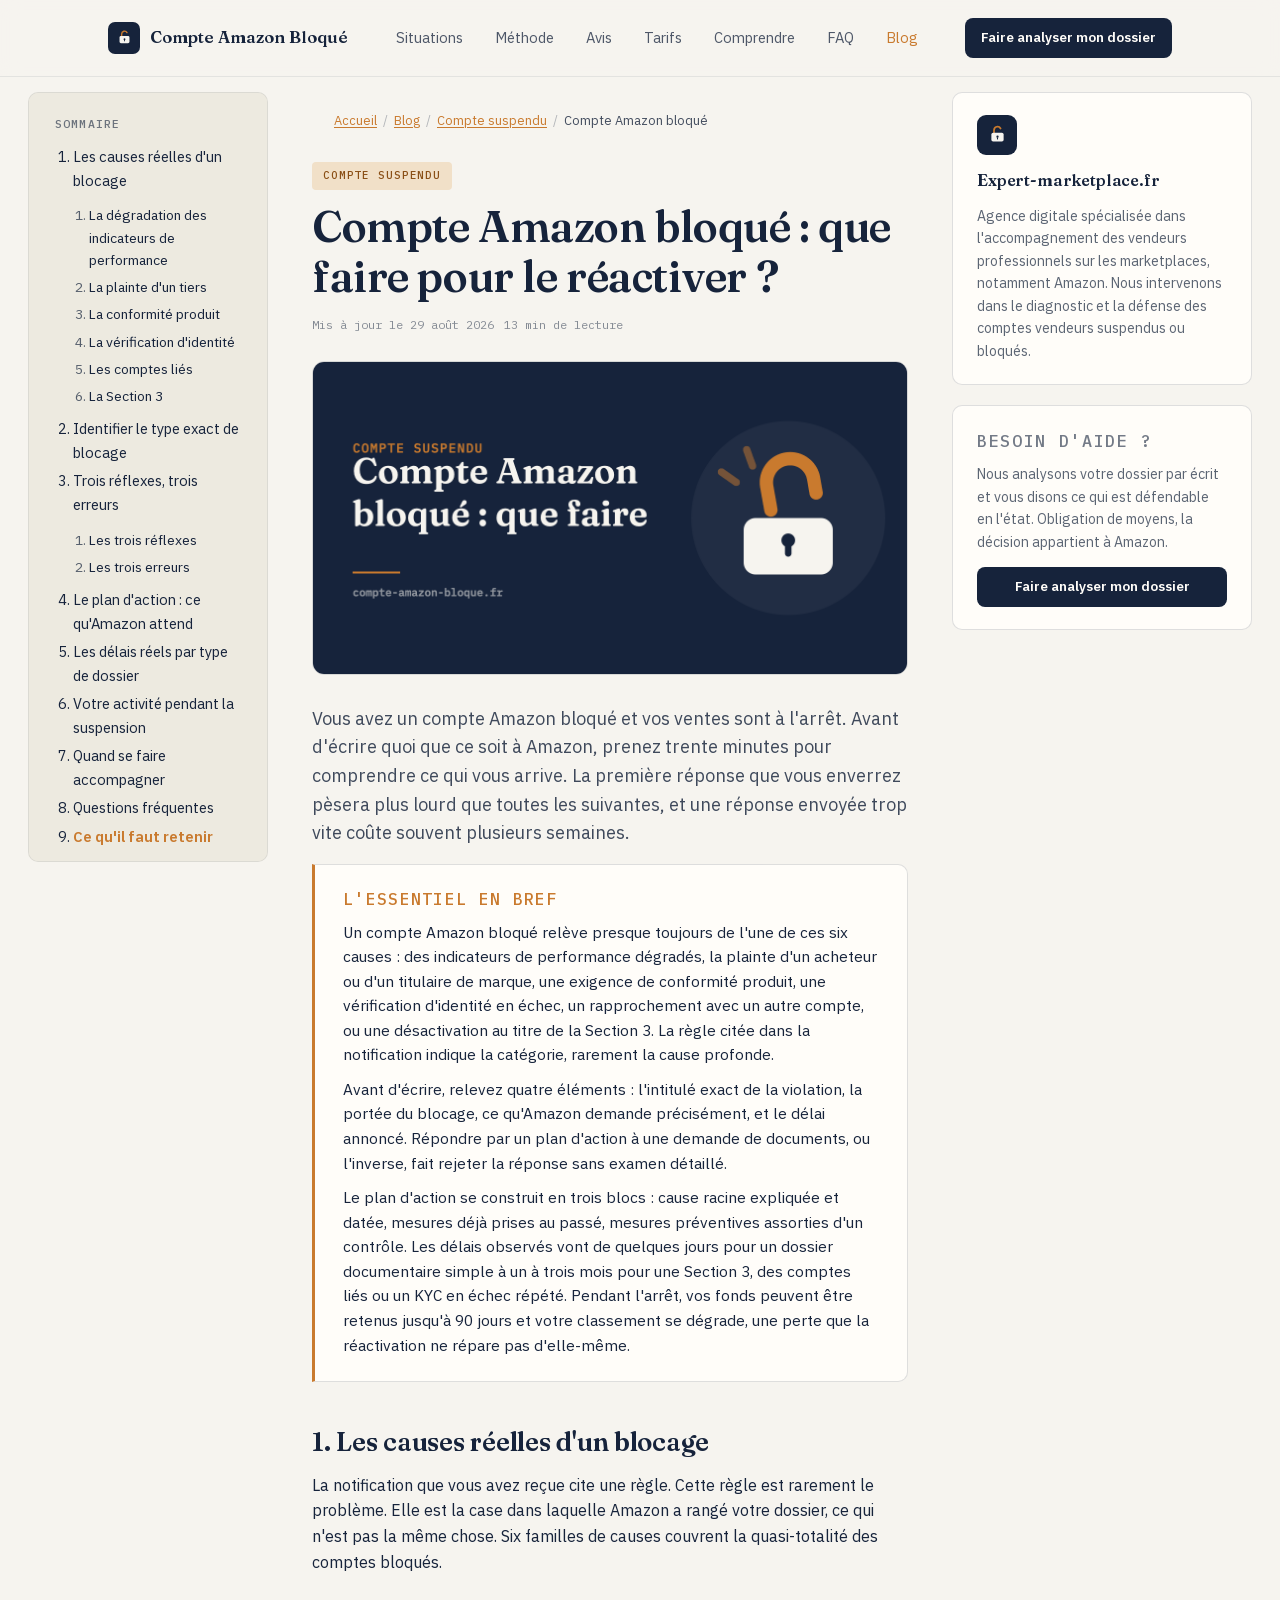
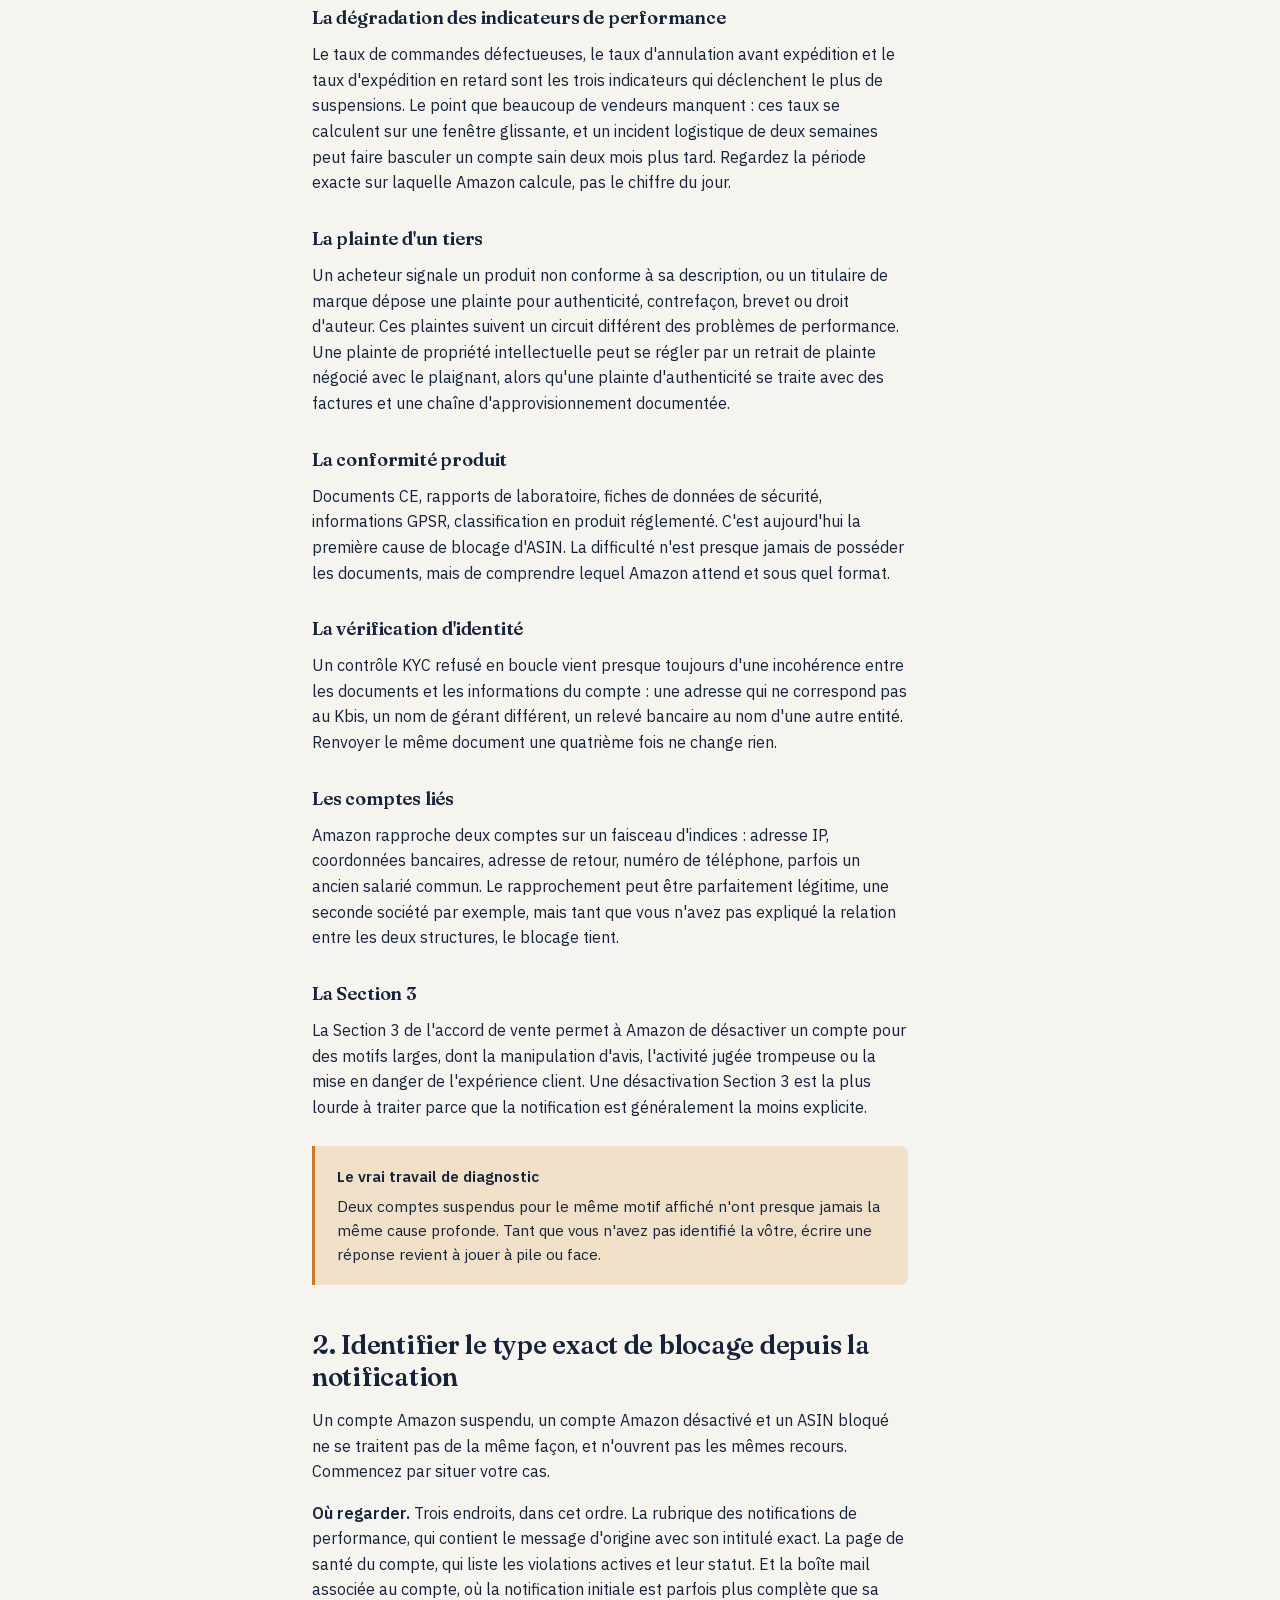
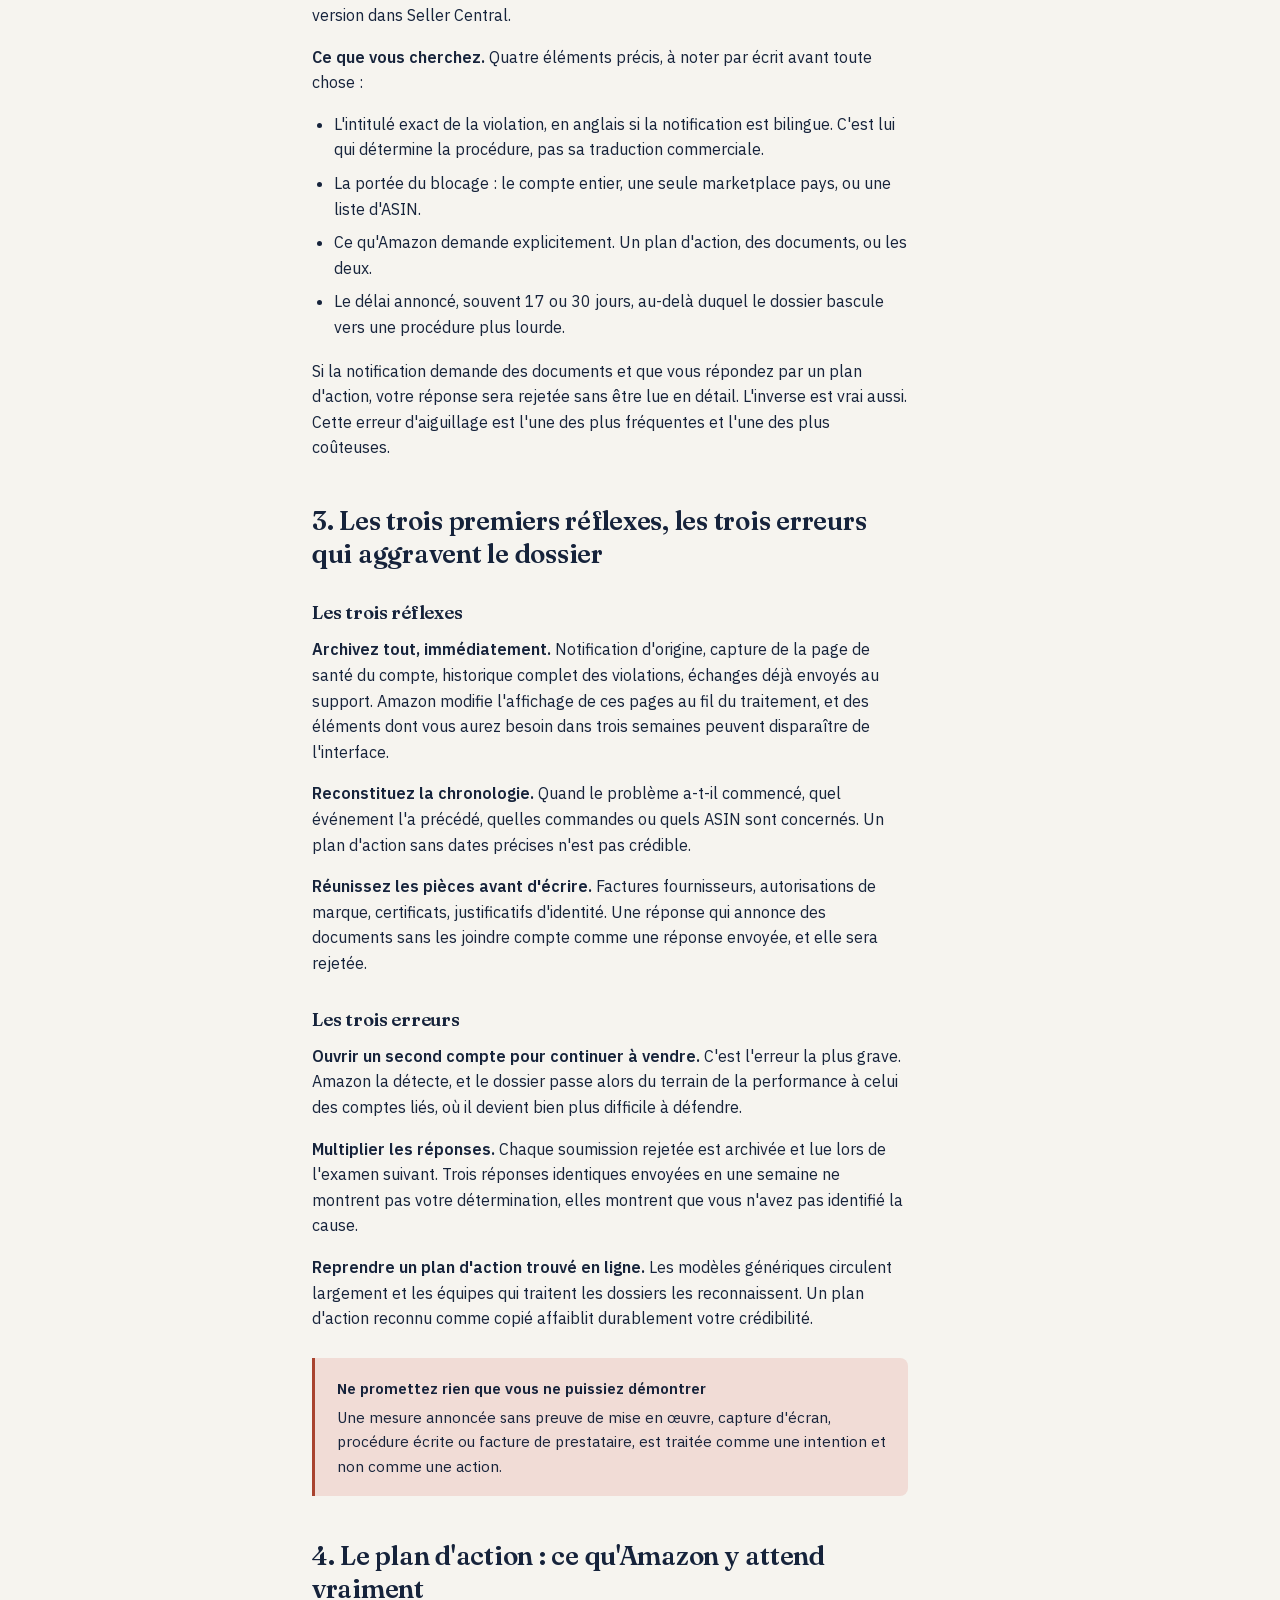
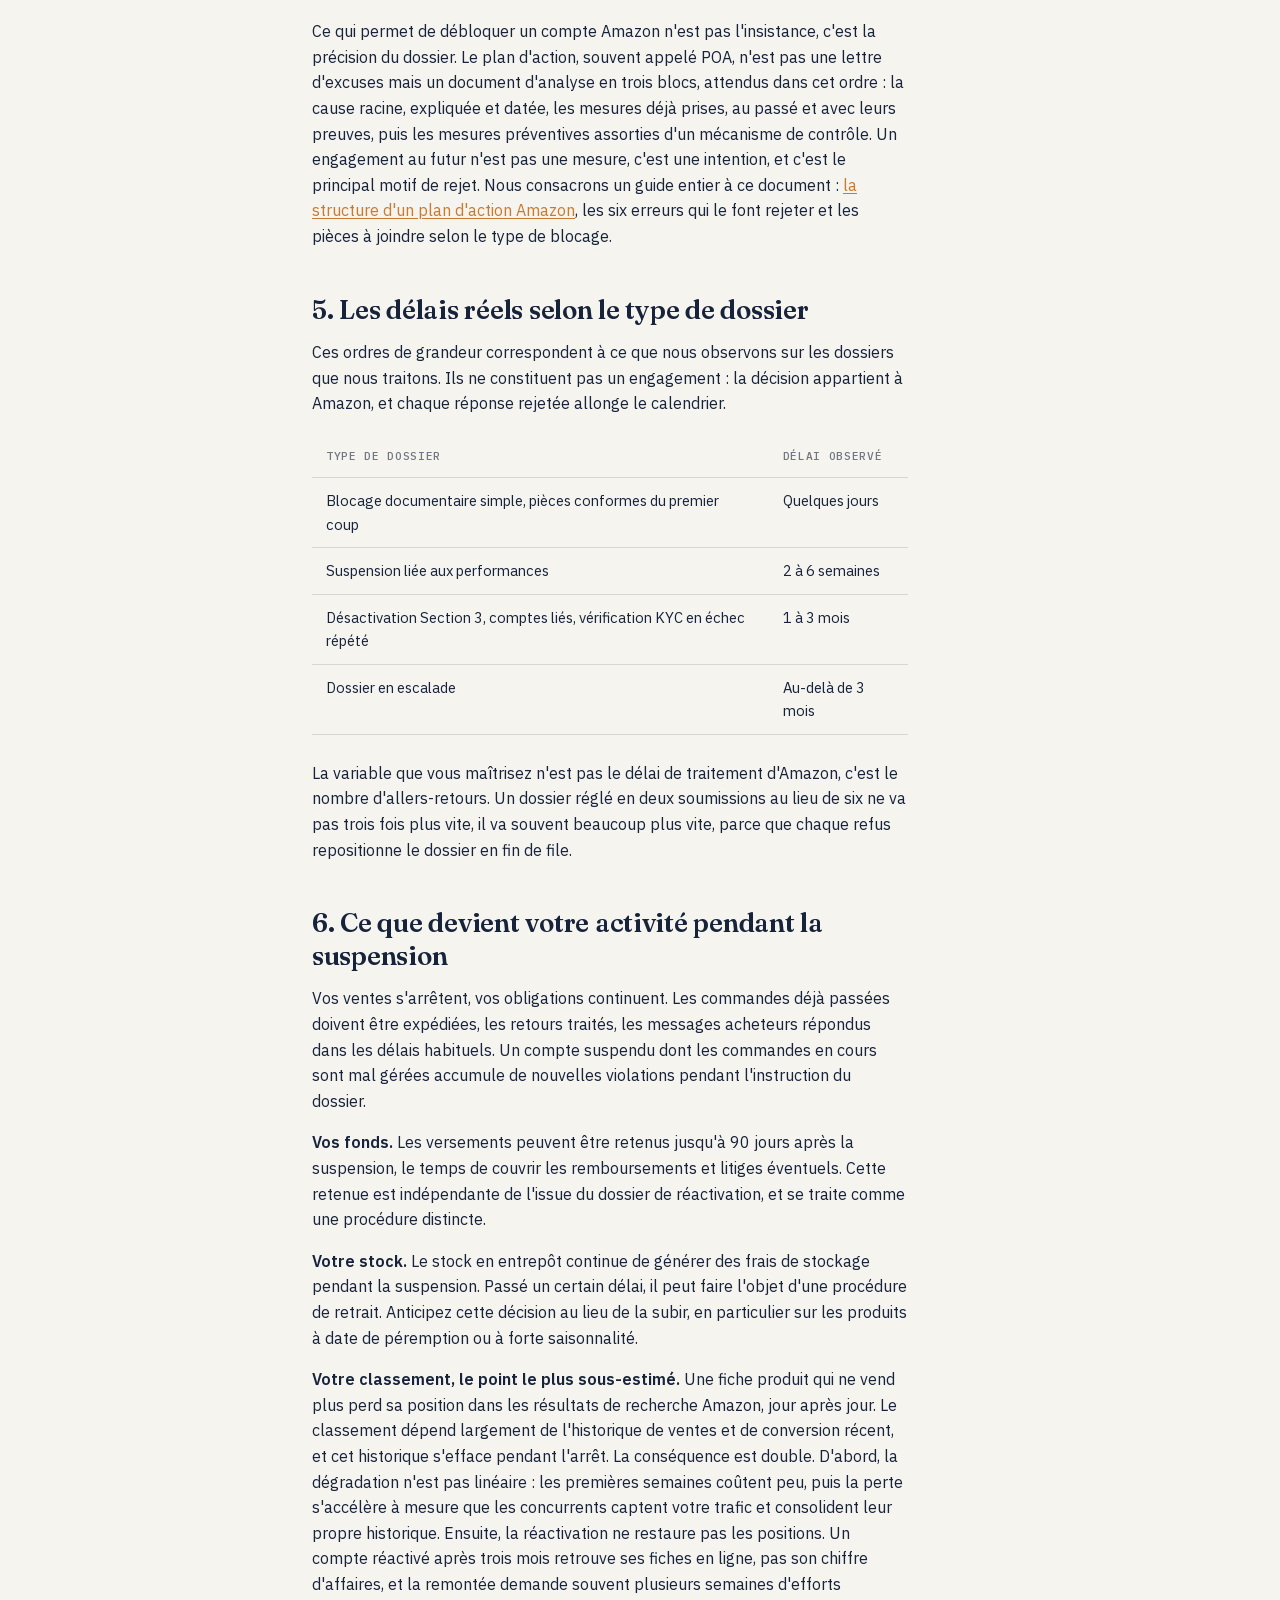
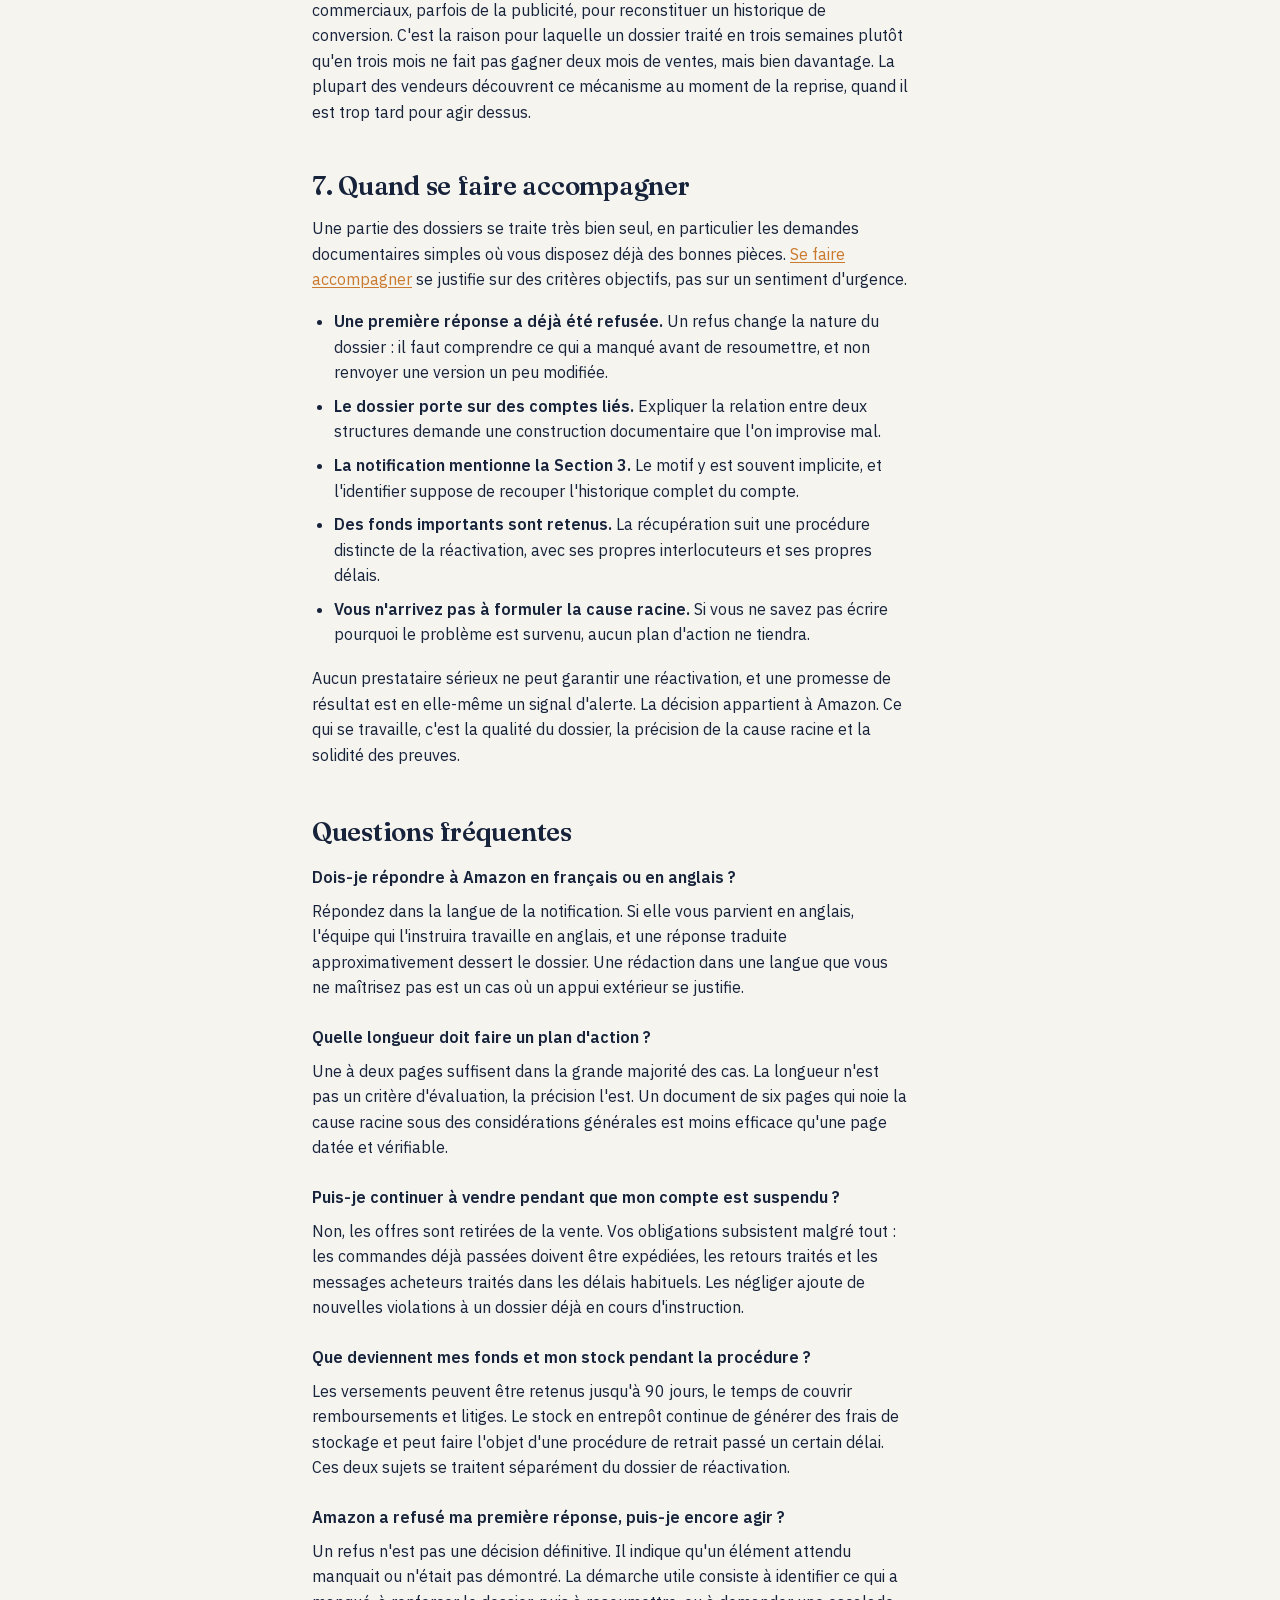
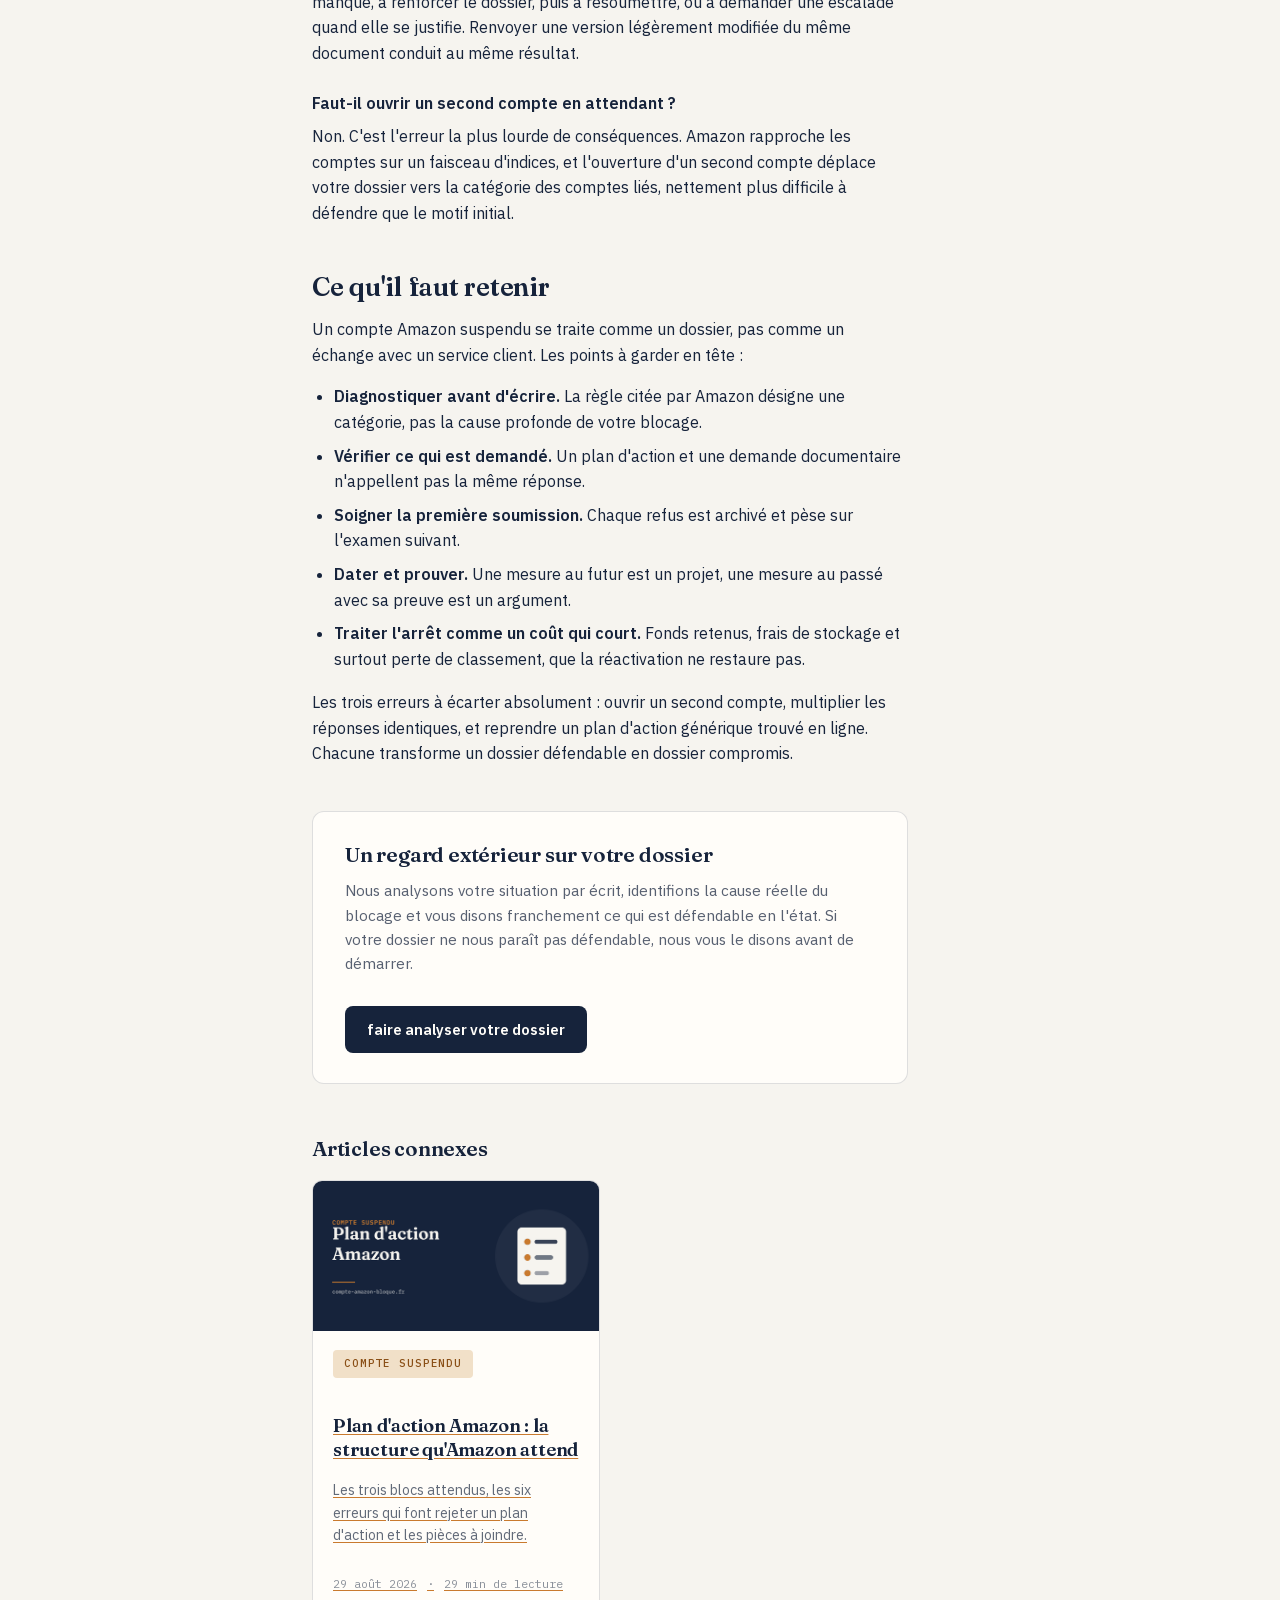
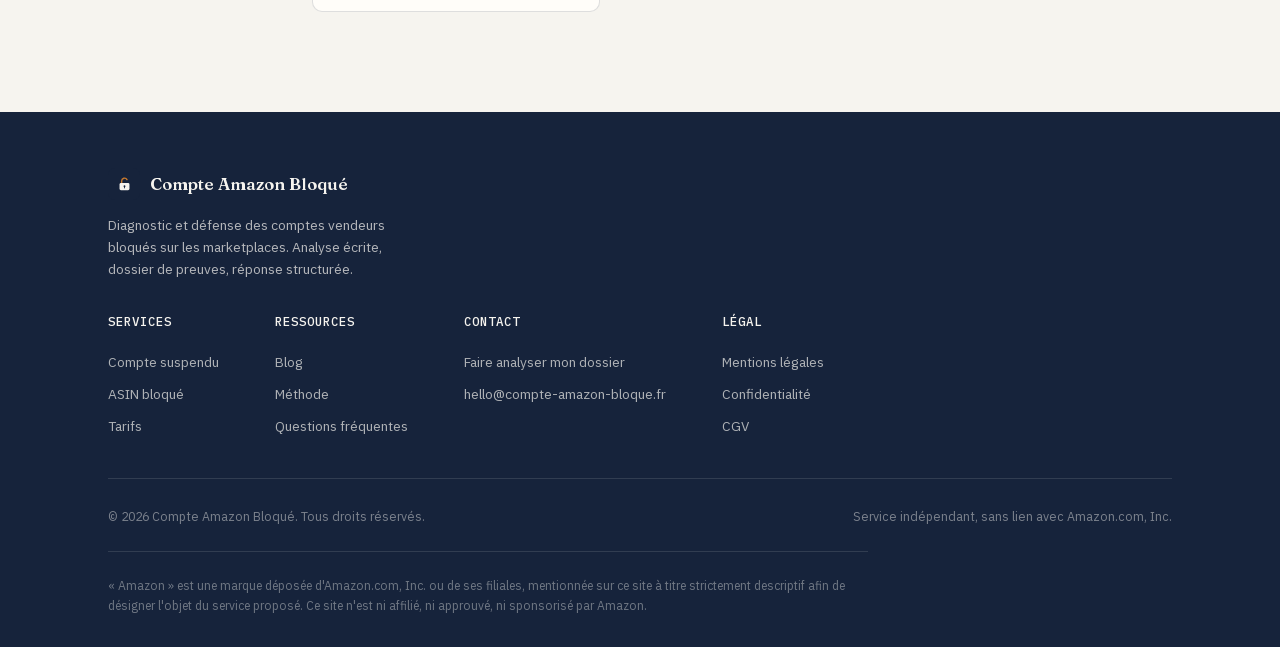
<file: blog/compte-amazon-bloque-que-faire.html>
<!DOCTYPE html>
<html lang="fr">
<head>
<meta charset="UTF-8">
<meta name="viewport" content="width=device-width, initial-scale=1">
<title>Compte Amazon bloqué : causes, recours et plan d'action</title>
<meta name="description" content="Compte Amazon bloqué, suspendu ou désactivé : les causes réelles, la lecture de votre notification, les erreurs à éviter et la structure d'un plan d'action.">
<meta name="robots" content="index, follow">
<link rel="canonical" href="https://compte-amazon-bloque.fr/blog/compte-amazon-bloque-que-faire">
<link rel="icon" href="/favicon.svg" type="image/svg+xml">
<link rel="apple-touch-icon" sizes="180x180" href="/apple-touch-icon.png">
<meta property="og:type" content="article">
<meta property="og:locale" content="fr_FR">
<meta property="og:url" content="https://compte-amazon-bloque.fr/blog/compte-amazon-bloque-que-faire">
<meta property="og:title" content="Compte Amazon bloqué : causes, recours et plan d'action">
<meta property="og:description" content="Compte Amazon bloqué, suspendu ou désactivé : les causes réelles, la lecture de votre notification, les erreurs à éviter et la structure d'un plan d'action.">
<meta property="og:site_name" content="Compte Amazon Bloqué">
<meta property="og:image" content="https://compte-amazon-bloque.fr/images/blog/compte-amazon-bloque-que-faire.png">
<meta property="og:image:width" content="1200">
<meta property="og:image:height" content="630">
<meta property="og:image:alt" content="Cadenas dont l'anse se soulève, illustration de l'article sur les comptes Amazon bloqués">
<meta property="article:published_time" content="2026-08-24">
<meta property="article:modified_time" content="2026-08-29">
<script type="application/ld+json">
{
  "@context": "https://schema.org",
  "@type": "Article",
  "headline": "Compte Amazon bloqué : que faire pour le réactiver ?",
  "description": "Les causes réelles d'un blocage de compte vendeur Amazon, la lecture de la notification, les erreurs qui aggravent le dossier et la structure attendue d'un plan d'action.",
  "inLanguage": "fr-FR",
  "datePublished": "2026-08-24",
  "dateModified": "2026-08-29",
  "image": "https://compte-amazon-bloque.fr/images/blog/compte-amazon-bloque-que-faire.png",
  "articleSection": "Compte suspendu",
  "author": {
    "@type": "Organization",
    "name": "Expert-marketplace.fr",
    "url": "https://compte-amazon-bloque.fr/"
  },
  "publisher": {
    "@type": "Organization",
    "name": "Expert-marketplace.fr",
    "url": "https://compte-amazon-bloque.fr/"
  },
  "mainEntityOfPage": {
    "@type": "WebPage",
    "@id": "https://compte-amazon-bloque.fr/blog/compte-amazon-bloque-que-faire"
  }
}
</script>
<script type="application/ld+json">
{
  "@context": "https://schema.org",
  "@type": "BreadcrumbList",
  "itemListElement": [
    {
      "@type": "ListItem",
      "position": 1,
      "name": "Accueil",
      "item": "https://compte-amazon-bloque.fr/"
    },
    {
      "@type": "ListItem",
      "position": 2,
      "name": "Blog",
      "item": "https://compte-amazon-bloque.fr/blog"
    },
    {
      "@type": "ListItem",
      "position": 3,
      "name": "Compte suspendu",
      "item": "https://compte-amazon-bloque.fr/blog#guides-essentiels"
    },
    {
      "@type": "ListItem",
      "position": 4,
      "name": "Compte Amazon bloqué : que faire pour le réactiver ?",
      "item": "https://compte-amazon-bloque.fr/blog/compte-amazon-bloque-que-faire"
    }
  ]
}
</script>
<script type="application/ld+json">
{
  "@context": "https://schema.org",
  "@type": "FAQPage",
  "mainEntity": [
    {
      "@type": "Question",
      "name": "Dois-je répondre à Amazon en français ou en anglais ?",
      "acceptedAnswer": {
        "@type": "Answer",
        "text": "Répondez dans la langue de la notification. Si elle vous parvient en anglais, l'équipe qui l'instruira travaille en anglais, et une réponse traduite approximativement dessert le dossier. Une rédaction dans une langue que vous ne maîtrisez pas est un cas où un appui extérieur se justifie."
      }
    },
    {
      "@type": "Question",
      "name": "Quelle longueur doit faire un plan d'action ?",
      "acceptedAnswer": {
        "@type": "Answer",
        "text": "Une à deux pages suffisent dans la grande majorité des cas. La longueur n'est pas un critère d'évaluation, la précision l'est. Un document de six pages qui noie la cause racine sous des considérations générales est moins efficace qu'une page datée et vérifiable."
      }
    },
    {
      "@type": "Question",
      "name": "Puis-je continuer à vendre pendant que mon compte est suspendu ?",
      "acceptedAnswer": {
        "@type": "Answer",
        "text": "Non, les offres sont retirées de la vente. Vos obligations subsistent malgré tout : les commandes déjà passées doivent être expédiées, les retours traités et les messages acheteurs traités dans les délais habituels. Les négliger ajoute de nouvelles violations à un dossier déjà en cours d'instruction."
      }
    },
    {
      "@type": "Question",
      "name": "Que deviennent mes fonds et mon stock pendant la procédure ?",
      "acceptedAnswer": {
        "@type": "Answer",
        "text": "Les versements peuvent être retenus jusqu'à 90 jours, le temps de couvrir remboursements et litiges. Le stock en entrepôt continue de générer des frais de stockage et peut faire l'objet d'une procédure de retrait passé un certain délai. Ces deux sujets se traitent séparément du dossier de réactivation."
      }
    },
    {
      "@type": "Question",
      "name": "Amazon a refusé ma première réponse, puis-je encore agir ?",
      "acceptedAnswer": {
        "@type": "Answer",
        "text": "Un refus n'est pas une décision définitive. Il indique qu'un élément attendu manquait ou n'était pas démontré. La démarche utile consiste à identifier ce qui a manqué, à renforcer le dossier, puis à resoumettre, ou à demander une escalade quand elle se justifie. Renvoyer une version légèrement modifiée du même document conduit au même résultat."
      }
    },
    {
      "@type": "Question",
      "name": "Faut-il ouvrir un second compte en attendant ?",
      "acceptedAnswer": {
        "@type": "Answer",
        "text": "Non. C'est l'erreur la plus lourde de conséquences. Amazon rapproche les comptes sur un faisceau d'indices, et l'ouverture d'un second compte déplace votre dossier vers la catégorie des comptes liés, nettement plus difficile à défendre que le motif initial."
      }
    }
  ]
}
</script>
<link rel="stylesheet" href="/blog.css">
</head>
<body>

<header>
  <div class="nav">
    <a href="/" class="brand"><span class="mark"><svg viewBox="0 0 24 24" fill="none" xmlns="http://www.w3.org/2000/svg" aria-hidden="true"><path class="shackle" d="M8 10V7a4 4 0 0 1 7.5-1.9" stroke-width="2" stroke-linecap="round"/><rect class="body" x="5" y="10" width="14" height="10" rx="2"/><circle cx="12" cy="14.5" r="1.3" fill="#16233B"/><rect x="11.4" y="15" width="1.2" height="2.6" rx="0.6" fill="#16233B"/></svg></span>Compte&nbsp;Amazon&nbsp;Bloqué</a>
    <nav class="nav-links" aria-label="Navigation principale">
      <a href="/#situations">Situations</a>
      <a href="/#methode">Méthode</a>
      <a href="/#avis">Avis</a>
      <a href="/#tarifs">Tarifs</a>
      <a href="/#comprendre">Comprendre</a>
      <a href="/#faq">FAQ</a>
      <a href="/blog" class="on">Blog</a>
    </nav>
    <a href="/#formulaire" class="btn btn-primary btn-sm">Faire analyser mon dossier</a>
  </div>
</header>

<div class="article-layout">

    <aside class="col-toc" aria-label="Sommaire de l'article">
      <details class="toc" open>
        <summary><h2 id="sommaire-titre">Sommaire</h2></summary>
        <ol>
          <li><a href="#causes-blocage-compte-amazon">Les causes réelles d'un blocage</a>
            <ol>
              <li><a href="#indicateurs-performance">La dégradation des indicateurs de performance</a></li>
              <li><a href="#plainte-dun-tiers">La plainte d'un tiers</a></li>
              <li><a href="#cause-conformite-produit">La conformité produit</a></li>
              <li><a href="#verification-identite">La vérification d'identité</a></li>
              <li><a href="#cause-comptes-lies">Les comptes liés</a></li>
              <li><a href="#desactivation-section-3">La Section 3</a></li>
            </ol>
          </li>
          <li><a href="#identifier-type-blocage">Identifier le type exact de blocage</a></li>
          <li><a href="#premiers-reflexes-erreurs">Trois réflexes, trois erreurs</a>
            <ol>
              <li><a href="#les-trois-reflexes">Les trois réflexes</a></li>
              <li><a href="#les-trois-erreurs">Les trois erreurs</a></li>
            </ol>
          </li>
          <li><a href="#plan-action-amazon">Le plan d'action : ce qu'Amazon attend</a></li>
          <li><a href="#delais-reactivation">Les délais réels par type de dossier</a></li>
          <li><a href="#activite-pendant-suspension">Votre activité pendant la suspension</a></li>
          <li><a href="#quand-se-faire-accompagner">Quand se faire accompagner</a></li>
          <li><a href="#faq-titre">Questions fréquentes</a></li>
          <li><a href="#conclusion-titre">Ce qu'il faut retenir</a></li>
        </ol>
      </details>
    </aside>

  <article class="article">
  <div class="wrap">

    <nav class="fil" aria-label="Fil d'Ariane">
      <ol>
        <li><a href="/">Accueil</a></li>
        <li><a href="/blog">Blog</a></li>
        <li><a href="/blog#guides-essentiels">Compte suspendu</a></li>
        <li><span aria-current="page">Compte Amazon bloqué</span></li>
      </ol>
    </nav>

    <span class="badge badge--ambre">Compte suspendu</span>
    <h1>Compte Amazon bloqué : que faire pour le réactiver&nbsp;?</h1>
    <div class="meta-line">
      <span>Mis à jour le <time datetime="2026-08-29">29 août 2026</time></span>
      <span>13 min de lecture</span>
    </div>

    <figure class="cover-full">
      <img src="/images/blog/compte-amazon-bloque-que-faire.png" width="1200" height="630" alt="Cadenas dont l'anse se soulève, illustration de l'article sur les comptes Amazon bloqués">
    </figure>

    <p class="lede">Vous avez un compte Amazon bloqué et vos ventes sont à l'arrêt. Avant d'écrire quoi que ce soit à Amazon, prenez trente minutes pour comprendre ce qui vous arrive. La première réponse que vous enverrez pèsera plus lourd que toutes les suivantes, et une réponse envoyée trop vite coûte souvent plusieurs semaines.</p>


    <section class="essentiel" aria-labelledby="essentiel-titre">
      <h2 id="essentiel-titre">L'essentiel en bref</h2>
      <p>Un compte Amazon bloqué relève presque toujours de l'une de ces six causes : des indicateurs de performance dégradés, la plainte d'un acheteur ou d'un titulaire de marque, une exigence de conformité produit, une vérification d'identité en échec, un rapprochement avec un autre compte, ou une désactivation au titre de la Section 3. La règle citée dans la notification indique la catégorie, rarement la cause profonde.</p>
      <p>Avant d'écrire, relevez quatre éléments : l'intitulé exact de la violation, la portée du blocage, ce qu'Amazon demande précisément, et le délai annoncé. Répondre par un plan d'action à une demande de documents, ou l'inverse, fait rejeter la réponse sans examen détaillé.</p>
      <p>Le plan d'action se construit en trois blocs : cause racine expliquée et datée, mesures déjà prises au passé, mesures préventives assorties d'un contrôle. Les délais observés vont de quelques jours pour un dossier documentaire simple à un à trois mois pour une Section 3, des comptes liés ou un KYC en échec répété. Pendant l'arrêt, vos fonds peuvent être retenus jusqu'à 90 jours et votre classement se dégrade, une perte que la réactivation ne répare pas d'elle-même.</p>
    </section>

<h2 id="causes-blocage-compte-amazon">1. Les causes réelles d'un blocage</h2>

    <p>La notification que vous avez reçue cite une règle. Cette règle est rarement le problème. Elle est la case dans laquelle Amazon a rangé votre dossier, ce qui n'est pas la même chose. Six familles de causes couvrent la quasi-totalité des comptes bloqués.</p>

    <h3 id="indicateurs-performance">La dégradation des indicateurs de performance</h3>
    <p>Le taux de commandes défectueuses, le taux d'annulation avant expédition et le taux d'expédition en retard sont les trois indicateurs qui déclenchent le plus de suspensions. Le point que beaucoup de vendeurs manquent : ces taux se calculent sur une fenêtre glissante, et un incident logistique de deux semaines peut faire basculer un compte sain deux mois plus tard. Regardez la période exacte sur laquelle Amazon calcule, pas le chiffre du jour.</p>

    <h3 id="plainte-dun-tiers">La plainte d'un tiers</h3>
    <p>Un acheteur signale un produit non conforme à sa description, ou un titulaire de marque dépose une plainte pour authenticité, contrefaçon, brevet ou droit d'auteur. Ces plaintes suivent un circuit différent des problèmes de performance. Une plainte de propriété intellectuelle peut se régler par un retrait de plainte négocié avec le plaignant, alors qu'une plainte d'authenticité se traite avec des factures et une chaîne d'approvisionnement documentée.</p>

    <h3 id="cause-conformite-produit">La conformité produit</h3>
    <p>Documents CE, rapports de laboratoire, fiches de données de sécurité, informations GPSR, classification en produit réglementé. C'est aujourd'hui la première cause de blocage d'ASIN. La difficulté n'est presque jamais de posséder les documents, mais de comprendre lequel Amazon attend et sous quel format.</p>

    <h3 id="verification-identite">La vérification d'identité</h3>
    <p>Un contrôle KYC refusé en boucle vient presque toujours d'une incohérence entre les documents et les informations du compte : une adresse qui ne correspond pas au Kbis, un nom de gérant différent, un relevé bancaire au nom d'une autre entité. Renvoyer le même document une quatrième fois ne change rien.</p>

    <h3 id="cause-comptes-lies">Les comptes liés</h3>
    <p>Amazon rapproche deux comptes sur un faisceau d'indices : adresse IP, coordonnées bancaires, adresse de retour, numéro de téléphone, parfois un ancien salarié commun. Le rapprochement peut être parfaitement légitime, une seconde société par exemple, mais tant que vous n'avez pas expliqué la relation entre les deux structures, le blocage tient.</p>

    <h3 id="desactivation-section-3">La Section 3</h3>
    <p>La Section 3 de l'accord de vente permet à Amazon de désactiver un compte pour des motifs larges, dont la manipulation d'avis, l'activité jugée trompeuse ou la mise en danger de l'expérience client. Une désactivation Section 3 est la plus lourde à traiter parce que la notification est généralement la moins explicite.</p>

    <div class="callout">
      <strong>Le vrai travail de diagnostic</strong>
      Deux comptes suspendus pour le même motif affiché n'ont presque jamais la même cause profonde. Tant que vous n'avez pas identifié la vôtre, écrire une réponse revient à jouer à pile ou face.
    </div>

    <h2 id="identifier-type-blocage">2. Identifier le type exact de blocage depuis la notification</h2>

    <p>Un compte Amazon suspendu, un compte Amazon désactivé et un ASIN bloqué ne se traitent pas de la même façon, et n'ouvrent pas les mêmes recours. Commencez par situer votre cas.</p>

    <p><strong>Où regarder.</strong> Trois endroits, dans cet ordre. La rubrique des notifications de performance, qui contient le message d'origine avec son intitulé exact. La page de santé du compte, qui liste les violations actives et leur statut. Et la boîte mail associée au compte, où la notification initiale est parfois plus complète que sa version dans Seller Central.</p>

    <p><strong>Ce que vous cherchez.</strong> Quatre éléments précis, à noter par écrit avant toute chose :</p>
    <ul>
      <li>L'intitulé exact de la violation, en anglais si la notification est bilingue. C'est lui qui détermine la procédure, pas sa traduction commerciale.</li>
      <li>La portée du blocage : le compte entier, une seule marketplace pays, ou une liste d'ASIN.</li>
      <li>Ce qu'Amazon demande explicitement. Un plan d'action, des documents, ou les deux.</li>
      <li>Le délai annoncé, souvent 17 ou 30 jours, au-delà duquel le dossier bascule vers une procédure plus lourde.</li>
    </ul>

    <p>Si la notification demande des documents et que vous répondez par un plan d'action, votre réponse sera rejetée sans être lue en détail. L'inverse est vrai aussi. Cette erreur d'aiguillage est l'une des plus fréquentes et l'une des plus coûteuses.</p>

    <h2 id="premiers-reflexes-erreurs">3. Les trois premiers réflexes, les trois erreurs qui aggravent le dossier</h2>

    <h3 id="les-trois-reflexes">Les trois réflexes</h3>
    <p><strong>Archivez tout, immédiatement.</strong> Notification d'origine, capture de la page de santé du compte, historique complet des violations, échanges déjà envoyés au support. Amazon modifie l'affichage de ces pages au fil du traitement, et des éléments dont vous aurez besoin dans trois semaines peuvent disparaître de l'interface.</p>
    <p><strong>Reconstituez la chronologie.</strong> Quand le problème a-t-il commencé, quel événement l'a précédé, quelles commandes ou quels ASIN sont concernés. Un plan d'action sans dates précises n'est pas crédible.</p>
    <p><strong>Réunissez les pièces avant d'écrire.</strong> Factures fournisseurs, autorisations de marque, certificats, justificatifs d'identité. Une réponse qui annonce des documents sans les joindre compte comme une réponse envoyée, et elle sera rejetée.</p>

    <h3 id="les-trois-erreurs">Les trois erreurs</h3>
    <p><strong>Ouvrir un second compte pour continuer à vendre.</strong> C'est l'erreur la plus grave. Amazon la détecte, et le dossier passe alors du terrain de la performance à celui des comptes liés, où il devient bien plus difficile à défendre.</p>
    <p><strong>Multiplier les réponses.</strong> Chaque soumission rejetée est archivée et lue lors de l'examen suivant. Trois réponses identiques envoyées en une semaine ne montrent pas votre détermination, elles montrent que vous n'avez pas identifié la cause.</p>
    <p><strong>Reprendre un plan d'action trouvé en ligne.</strong> Les modèles génériques circulent largement et les équipes qui traitent les dossiers les reconnaissent. Un plan d'action reconnu comme copié affaiblit durablement votre crédibilité.</p>

    <div class="callout warn">
      <strong>Ne promettez rien que vous ne puissiez démontrer</strong>
      Une mesure annoncée sans preuve de mise en œuvre, capture d'écran, procédure écrite ou facture de prestataire, est traitée comme une intention et non comme une action.
    </div>

    <h2 id="plan-action-amazon">4. Le plan d'action : ce qu'Amazon y attend vraiment</h2>

    <p>Ce qui permet de débloquer un compte Amazon n'est pas l'insistance, c'est la précision du dossier. Le plan d'action, souvent appelé POA, n'est pas une lettre d'excuses mais un document d'analyse en trois blocs, attendus dans cet ordre&nbsp;: la cause racine, expliquée et datée, les mesures déjà prises, au passé et avec leurs preuves, puis les mesures préventives assorties d'un mécanisme de contrôle. Un engagement au futur n'est pas une mesure, c'est une intention, et c'est le principal motif de rejet. Nous consacrons un guide entier à ce document&nbsp;: <a href="/blog/plan-action-amazon">la structure d'un plan d'action Amazon</a>, les six erreurs qui le font rejeter et les pièces à joindre selon le type de blocage.</p>

    <h2 id="delais-reactivation">5. Les délais réels selon le type de dossier</h2>

    <p>Ces ordres de grandeur correspondent à ce que nous observons sur les dossiers que nous traitons. Ils ne constituent pas un engagement : la décision appartient à Amazon, et chaque réponse rejetée allonge le calendrier.</p>

    <table class="delays">
      <tr><th>Type de dossier</th><th>Délai observé</th></tr>
      <tr><td>Blocage documentaire simple, pièces conformes du premier coup</td><td>Quelques jours</td></tr>
      <tr><td>Suspension liée aux performances</td><td>2 à 6 semaines</td></tr>
      <tr><td>Désactivation Section 3, comptes liés, vérification KYC en échec répété</td><td>1 à 3 mois</td></tr>
      <tr><td>Dossier en escalade</td><td>Au-delà de 3 mois</td></tr>
    </table>

    <p>La variable que vous maîtrisez n'est pas le délai de traitement d'Amazon, c'est le nombre d'allers-retours. Un dossier réglé en deux soumissions au lieu de six ne va pas trois fois plus vite, il va souvent beaucoup plus vite, parce que chaque refus repositionne le dossier en fin de file.</p>

    <h2 id="activite-pendant-suspension">6. Ce que devient votre activité pendant la suspension</h2>

    <p>Vos ventes s'arrêtent, vos obligations continuent. Les commandes déjà passées doivent être expédiées, les retours traités, les messages acheteurs répondus dans les délais habituels. Un compte suspendu dont les commandes en cours sont mal gérées accumule de nouvelles violations pendant l'instruction du dossier.</p>

    <p><strong>Vos fonds.</strong> Les versements peuvent être retenus jusqu'à 90 jours après la suspension, le temps de couvrir les remboursements et litiges éventuels. Cette retenue est indépendante de l'issue du dossier de réactivation, et se traite comme une procédure distincte.</p>

    <p><strong>Votre stock.</strong> Le stock en entrepôt continue de générer des frais de stockage pendant la suspension. Passé un certain délai, il peut faire l'objet d'une procédure de retrait. Anticipez cette décision au lieu de la subir, en particulier sur les produits à date de péremption ou à forte saisonnalité.</p>

    <p><strong>Votre classement, le point le plus sous-estimé.</strong> Une fiche produit qui ne vend plus perd sa position dans les résultats de recherche Amazon, jour après jour. Le classement dépend largement de l'historique de ventes et de conversion récent, et cet historique s'efface pendant l'arrêt. La conséquence est double. D'abord, la dégradation n'est pas linéaire : les premières semaines coûtent peu, puis la perte s'accélère à mesure que les concurrents captent votre trafic et consolident leur propre historique. Ensuite, la réactivation ne restaure pas les positions. Un compte réactivé après trois mois retrouve ses fiches en ligne, pas son chiffre d'affaires, et la remontée demande souvent plusieurs semaines d'efforts commerciaux, parfois de la publicité, pour reconstituer un historique de conversion. C'est la raison pour laquelle un dossier traité en trois semaines plutôt qu'en trois mois ne fait pas gagner deux mois de ventes, mais bien davantage. La plupart des vendeurs découvrent ce mécanisme au moment de la reprise, quand il est trop tard pour agir dessus.</p>

    <h2 id="quand-se-faire-accompagner">7. Quand se faire accompagner</h2>

    <p>Une partie des dossiers se traite très bien seul, en particulier les demandes documentaires simples où vous disposez déjà des bonnes pièces. <a href="/#formulaire">Se faire accompagner</a> se justifie sur des critères objectifs, pas sur un sentiment d'urgence.</p>

    <ul>
      <li><strong>Une première réponse a déjà été refusée.</strong> Un refus change la nature du dossier : il faut comprendre ce qui a manqué avant de resoumettre, et non renvoyer une version un peu modifiée.</li>
      <li><strong>Le dossier porte sur des comptes liés.</strong> Expliquer la relation entre deux structures demande une construction documentaire que l'on improvise mal.</li>
      <li><strong>La notification mentionne la Section 3.</strong> Le motif y est souvent implicite, et l'identifier suppose de recouper l'historique complet du compte.</li>
      <li><strong>Des fonds importants sont retenus.</strong> La récupération suit une procédure distincte de la réactivation, avec ses propres interlocuteurs et ses propres délais.</li>
      <li><strong>Vous n'arrivez pas à formuler la cause racine.</strong> Si vous ne savez pas écrire pourquoi le problème est survenu, aucun plan d'action ne tiendra.</li>
    </ul>

    <p>Aucun prestataire sérieux ne peut garantir une réactivation, et une promesse de résultat est en elle-même un signal d'alerte. La décision appartient à Amazon. Ce qui se travaille, c'est la qualité du dossier, la précision de la cause racine et la solidité des preuves.</p>

    <section class="faq" aria-labelledby="faq-titre">
      <h2 id="faq-titre">Questions fréquentes</h2>

      <p class="q">Dois-je répondre à Amazon en français ou en anglais&nbsp;?</p>
      <p>Répondez dans la langue de la notification. Si elle vous parvient en anglais, l'équipe qui l'instruira travaille en anglais, et une réponse traduite approximativement dessert le dossier. Une rédaction dans une langue que vous ne maîtrisez pas est un cas où un appui extérieur se justifie.</p>

      <p class="q">Quelle longueur doit faire un plan d'action&nbsp;?</p>
      <p>Une à deux pages suffisent dans la grande majorité des cas. La longueur n'est pas un critère d'évaluation, la précision l'est. Un document de six pages qui noie la cause racine sous des considérations générales est moins efficace qu'une page datée et vérifiable.</p>

      <p class="q">Puis-je continuer à vendre pendant que mon compte est suspendu&nbsp;?</p>
      <p>Non, les offres sont retirées de la vente. Vos obligations subsistent malgré tout : les commandes déjà passées doivent être expédiées, les retours traités et les messages acheteurs traités dans les délais habituels. Les négliger ajoute de nouvelles violations à un dossier déjà en cours d'instruction.</p>

      <p class="q">Que deviennent mes fonds et mon stock pendant la procédure&nbsp;?</p>
      <p>Les versements peuvent être retenus jusqu'à 90 jours, le temps de couvrir remboursements et litiges. Le stock en entrepôt continue de générer des frais de stockage et peut faire l'objet d'une procédure de retrait passé un certain délai. Ces deux sujets se traitent séparément du dossier de réactivation.</p>

      <p class="q">Amazon a refusé ma première réponse, puis-je encore agir&nbsp;?</p>
      <p>Un refus n'est pas une décision définitive. Il indique qu'un élément attendu manquait ou n'était pas démontré. La démarche utile consiste à identifier ce qui a manqué, à renforcer le dossier, puis à resoumettre, ou à demander une escalade quand elle se justifie. Renvoyer une version légèrement modifiée du même document conduit au même résultat.</p>

      <p class="q">Faut-il ouvrir un second compte en attendant&nbsp;?</p>
      <p>Non. C'est l'erreur la plus lourde de conséquences. Amazon rapproche les comptes sur un faisceau d'indices, et l'ouverture d'un second compte déplace votre dossier vers la catégorie des comptes liés, nettement plus difficile à défendre que le motif initial.</p>
    </section>

    <section class="conclusion" aria-labelledby="conclusion-titre">
      <h2 id="conclusion-titre">Ce qu'il faut retenir</h2>

      <p>Un compte Amazon suspendu se traite comme un dossier, pas comme un échange avec un service client. Les points à garder en tête&nbsp;:</p>

      <ul>
        <li><strong>Diagnostiquer avant d'écrire.</strong> La règle citée par Amazon désigne une catégorie, pas la cause profonde de votre blocage.</li>
        <li><strong>Vérifier ce qui est demandé.</strong> Un plan d'action et une demande documentaire n'appellent pas la même réponse.</li>
        <li><strong>Soigner la première soumission.</strong> Chaque refus est archivé et pèse sur l'examen suivant.</li>
        <li><strong>Dater et prouver.</strong> Une mesure au futur est un projet, une mesure au passé avec sa preuve est un argument.</li>
        <li><strong>Traiter l'arrêt comme un coût qui court.</strong> Fonds retenus, frais de stockage et surtout perte de classement, que la réactivation ne restaure pas.</li>
      </ul>

      <p>Les trois erreurs à écarter absolument&nbsp;: ouvrir un second compte, multiplier les réponses identiques, et reprendre un plan d'action générique trouvé en ligne. Chacune transforme un dossier défendable en dossier compromis.</p>
    </section>

    <div class="article-cta">
      <h2>Un regard extérieur sur votre dossier</h2>
      <p>Nous analysons votre situation par écrit, identifions la cause réelle du blocage et vous disons franchement ce qui est défendable en l'état. Si votre dossier ne nous paraît pas défendable, nous vous le disons avant de démarrer.</p>
      <a class="btn btn-primary" href="/#formulaire">faire analyser votre dossier</a>
    </div>


    <section class="connexes" aria-labelledby="connexes-titre">
      <h2 id="connexes-titre">Articles connexes</h2>
      <div class="card-list card-list--compact">
        <a class="card-compact" href="/blog/plan-action-amazon">
          <div class="cover"><img src="/images/blog/plan-action-amazon-vignette.png" width="600" height="315" alt="Feuille de plan d'action à trois blocs numérotés, illustration de l'article" loading="lazy"></div>
          <div class="body">
            <div class="badges"><span class="badge badge--ambre">Compte suspendu</span></div>
            <h3>Plan d'action Amazon : la structure qu'Amazon attend</h3>
            <p>Les trois blocs attendus, les six erreurs qui font rejeter un plan d'action et les pièces à joindre.</p>
            <div class="card-meta"><time datetime="2026-08-29">29 août 2026</time><span>29 min de lecture</span></div>
          </div>
        </a>
      </div>
    </section>

  </div>
  </article>

    <aside class="col-aside" aria-label="À propos et contact">
      <div class="side-box side-auteur">
        <span class="mark"><svg viewBox="0 0 24 24" fill="none" xmlns="http://www.w3.org/2000/svg" aria-hidden="true"><path class="shackle" d="M8 10V7a4 4 0 0 1 7.5-1.9" stroke-width="2" stroke-linecap="round"/><rect class="body" x="5" y="10" width="14" height="10" rx="2"/><circle cx="12" cy="14.5" r="1.3" fill="#16233B"/><rect x="11.4" y="15" width="1.2" height="2.6" rx="0.6" fill="#16233B"/></svg></span>
        <h2>Expert-marketplace.fr</h2>
        <p>Agence digitale spécialisée dans l'accompagnement des vendeurs professionnels sur les marketplaces, notamment Amazon. Nous intervenons dans le diagnostic et la défense des comptes vendeurs suspendus ou bloqués.</p>
      </div>
      <div class="side-box side-cta">
        <h2>Besoin d'aide&nbsp;?</h2>
        <p>Nous analysons votre dossier par écrit et vous disons ce qui est défendable en l'état. Obligation de moyens, la décision appartient à Amazon.</p>
        <a class="btn btn-primary btn-sm" href="/#formulaire">Faire analyser mon dossier</a>
      </div>
    </aside>

</div>

<footer>
  <div class="wrap">
    <div class="foot-top">
      <div class="foot-brand">
        <div class="brand"><span class="mark"><svg viewBox="0 0 24 24" fill="none" xmlns="http://www.w3.org/2000/svg" aria-hidden="true"><path class="shackle" d="M8 10V7a4 4 0 0 1 7.5-1.9" stroke-width="2" stroke-linecap="round"/><rect class="body" x="5" y="10" width="14" height="10" rx="2"/><circle cx="12" cy="14.5" r="1.3" fill="#16233B"/><rect x="11.4" y="15" width="1.2" height="2.6" rx="0.6" fill="#16233B"/></svg></span>Compte&nbsp;Amazon&nbsp;Bloqué</div>
        <p>Diagnostic et défense des comptes vendeurs bloqués sur les marketplaces. Analyse écrite, dossier de preuves, réponse structurée.</p>
      </div>
      <div class="foot-cols">
        <div class="foot-col">
          <h3>Services</h3>
          <a href="/#situations">Compte suspendu</a>
          <a href="/#situations">ASIN bloqué</a>
          <a href="/#tarifs">Tarifs</a>
        </div>
        <div class="foot-col">
          <h3>Ressources</h3>
          <a href="/blog">Blog</a>
          <a href="/#methode">Méthode</a>
          <a href="/#faq">Questions fréquentes</a>
        </div>
        <div class="foot-col">
          <h3>Contact</h3>
          <a href="/#formulaire">Faire analyser mon dossier</a>
          <a href="mailto:hello@compte-amazon-bloque.fr">hello@compte-amazon-bloque.fr</a>
        </div>
        <div class="foot-col">
          <h3>Légal</h3>
          <a href="/mentions-legales">Mentions légales</a>
          <a href="/politique-confidentialite">Confidentialité</a>
          <a href="/cgv">CGV</a>
        </div>
      </div>
    </div>
    <div class="foot-bottom">
      <span>&copy; 2026 Compte Amazon Bloqué. Tous droits réservés.</span>
      <span>Service indépendant, sans lien avec Amazon.com, Inc.</span>
    </div>
    <div class="disclaimer">
      «&nbsp;Amazon&nbsp;» est une marque déposée d'Amazon.com, Inc. ou de ses filiales, mentionnée sur ce site à titre strictement descriptif afin de désigner l'objet du service proposé. Ce site n'est ni affilié, ni approuvé, ni sponsorisé par Amazon.
    </div>
  </div>
</footer>

<script src="/blog.js" defer></script>
</body>
</html>
</file>
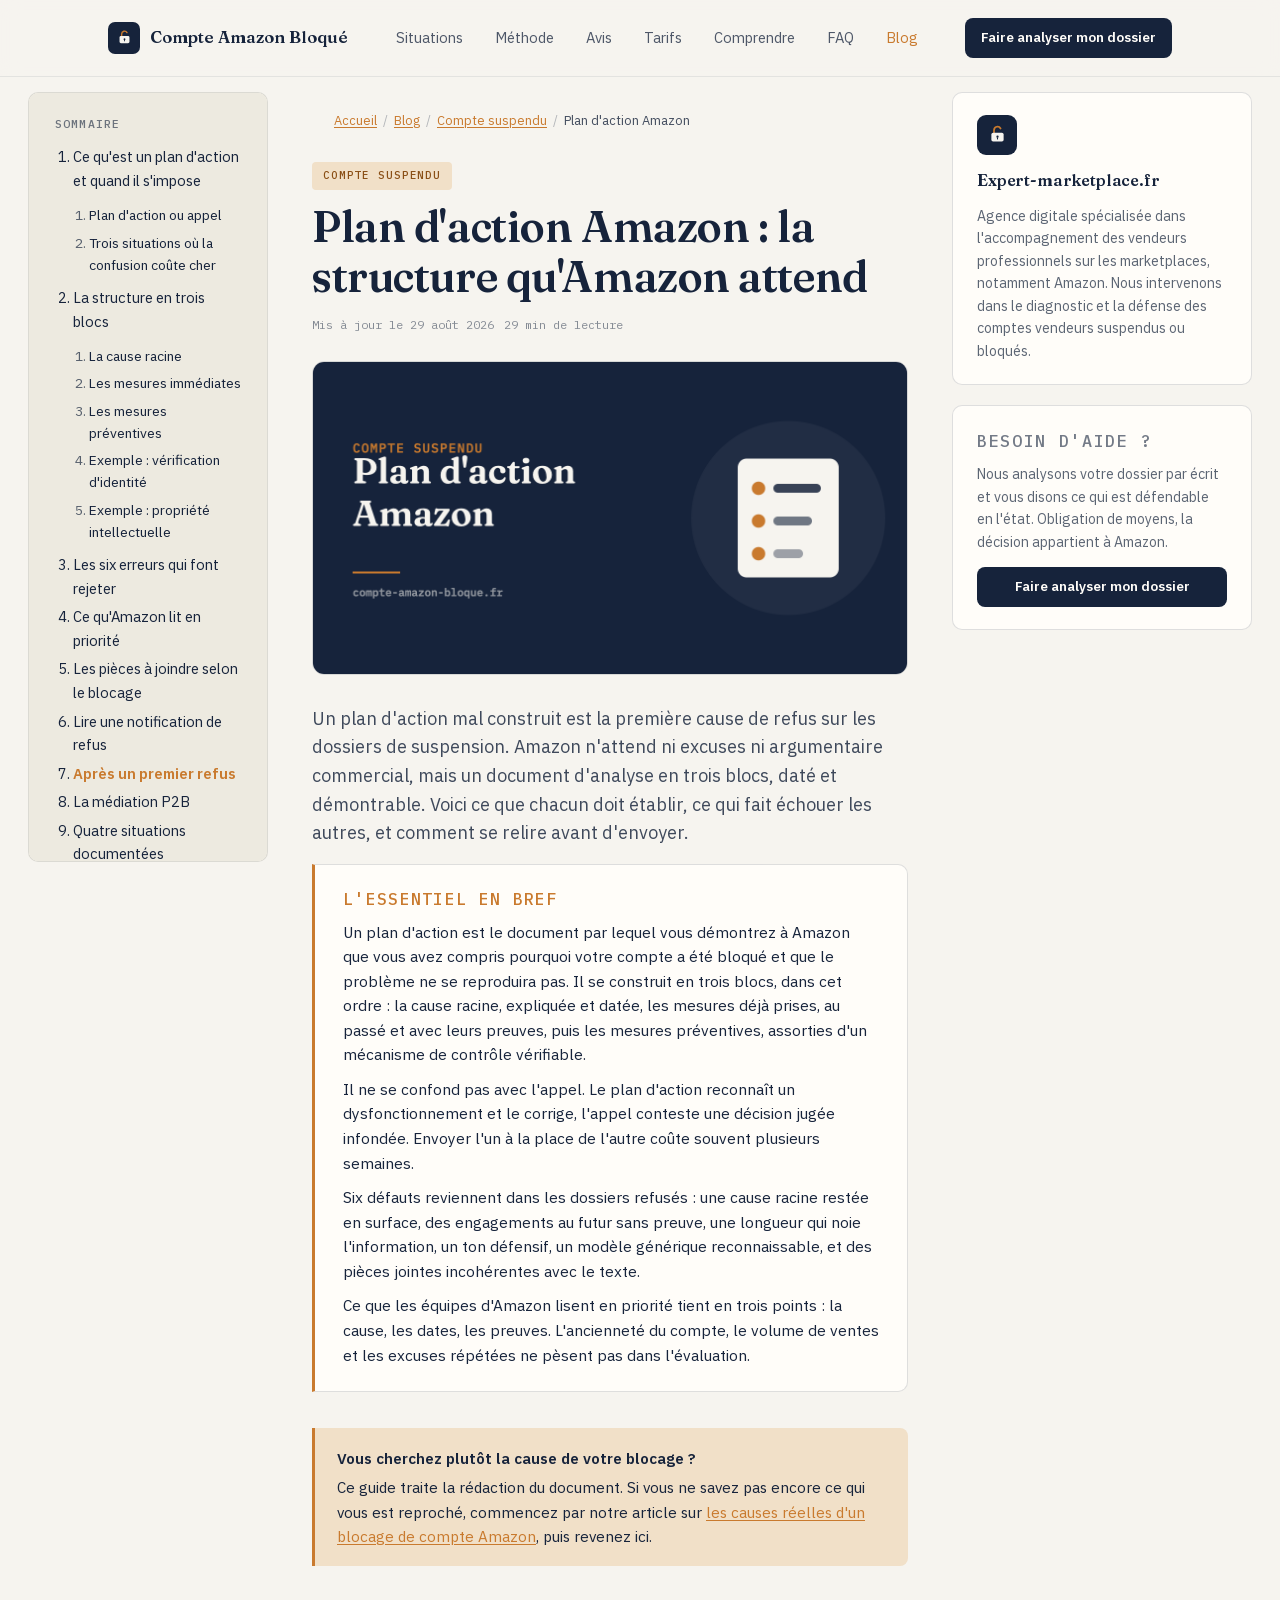
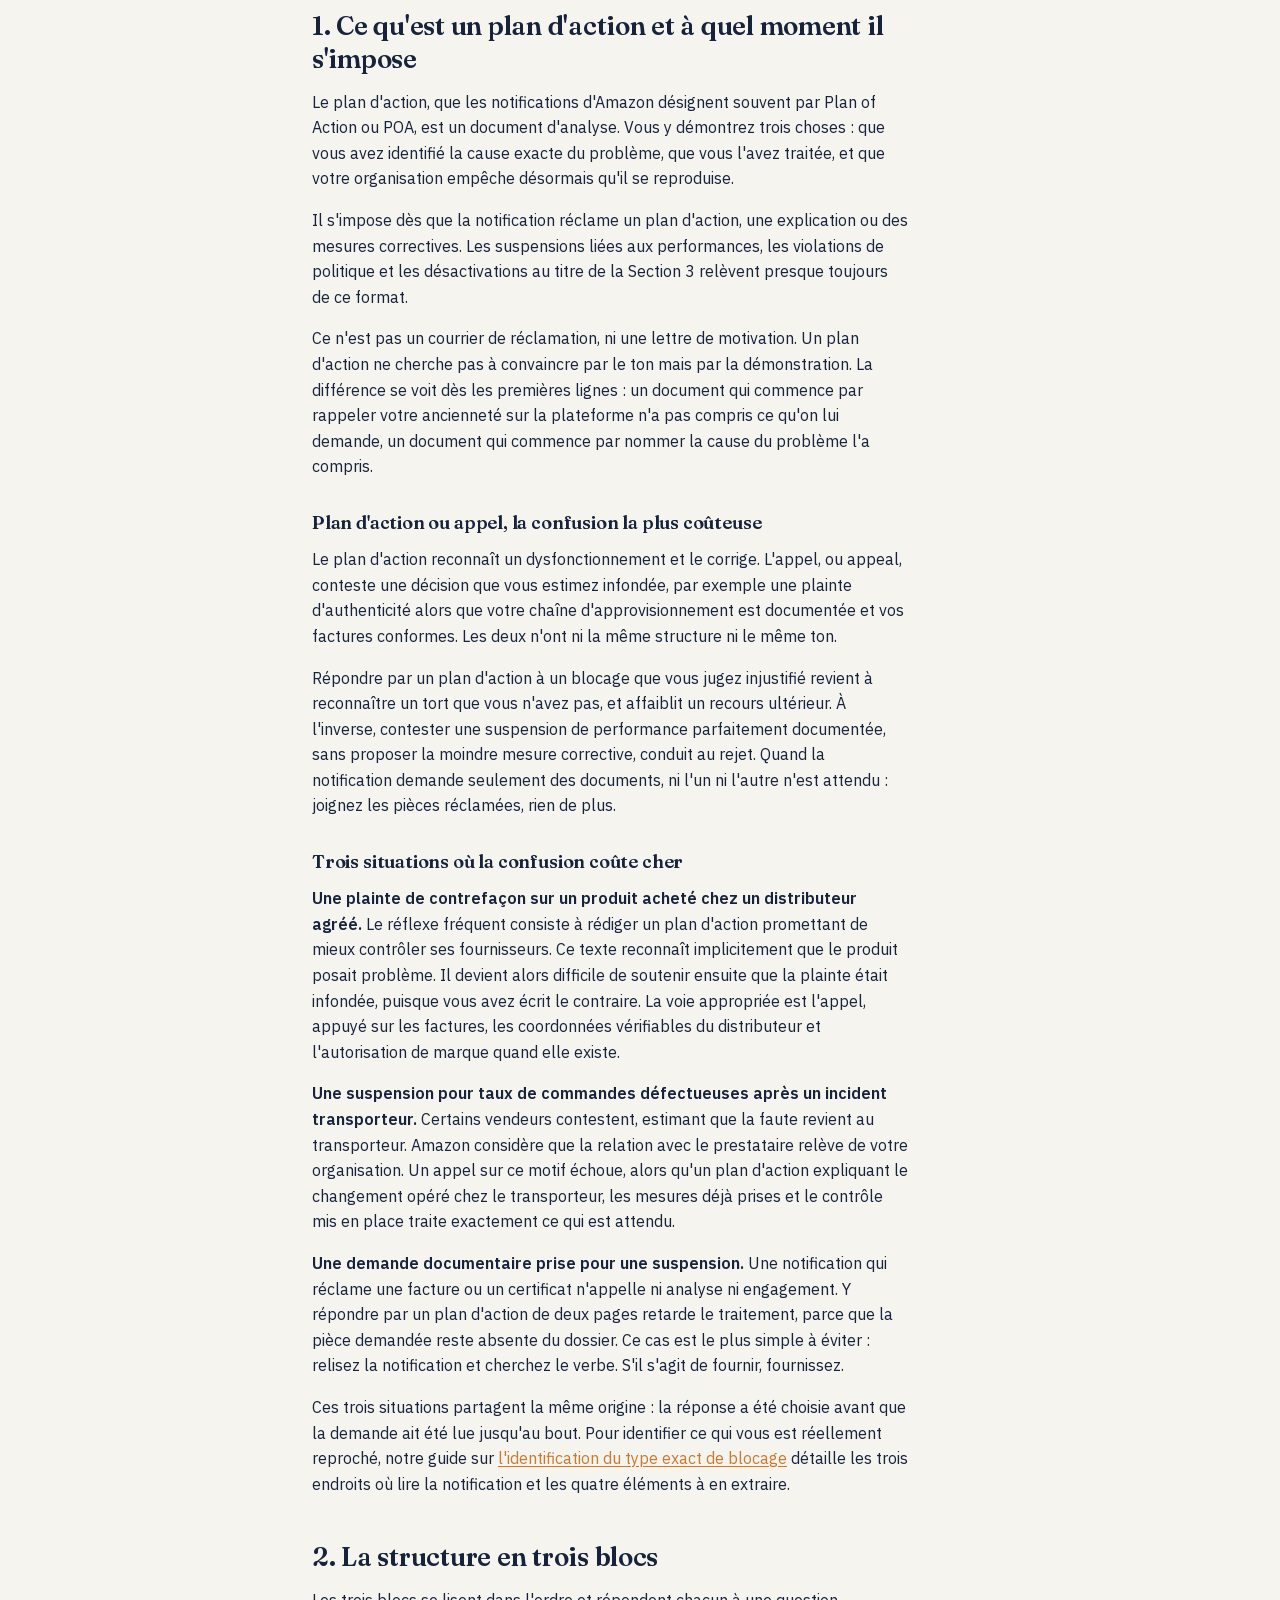
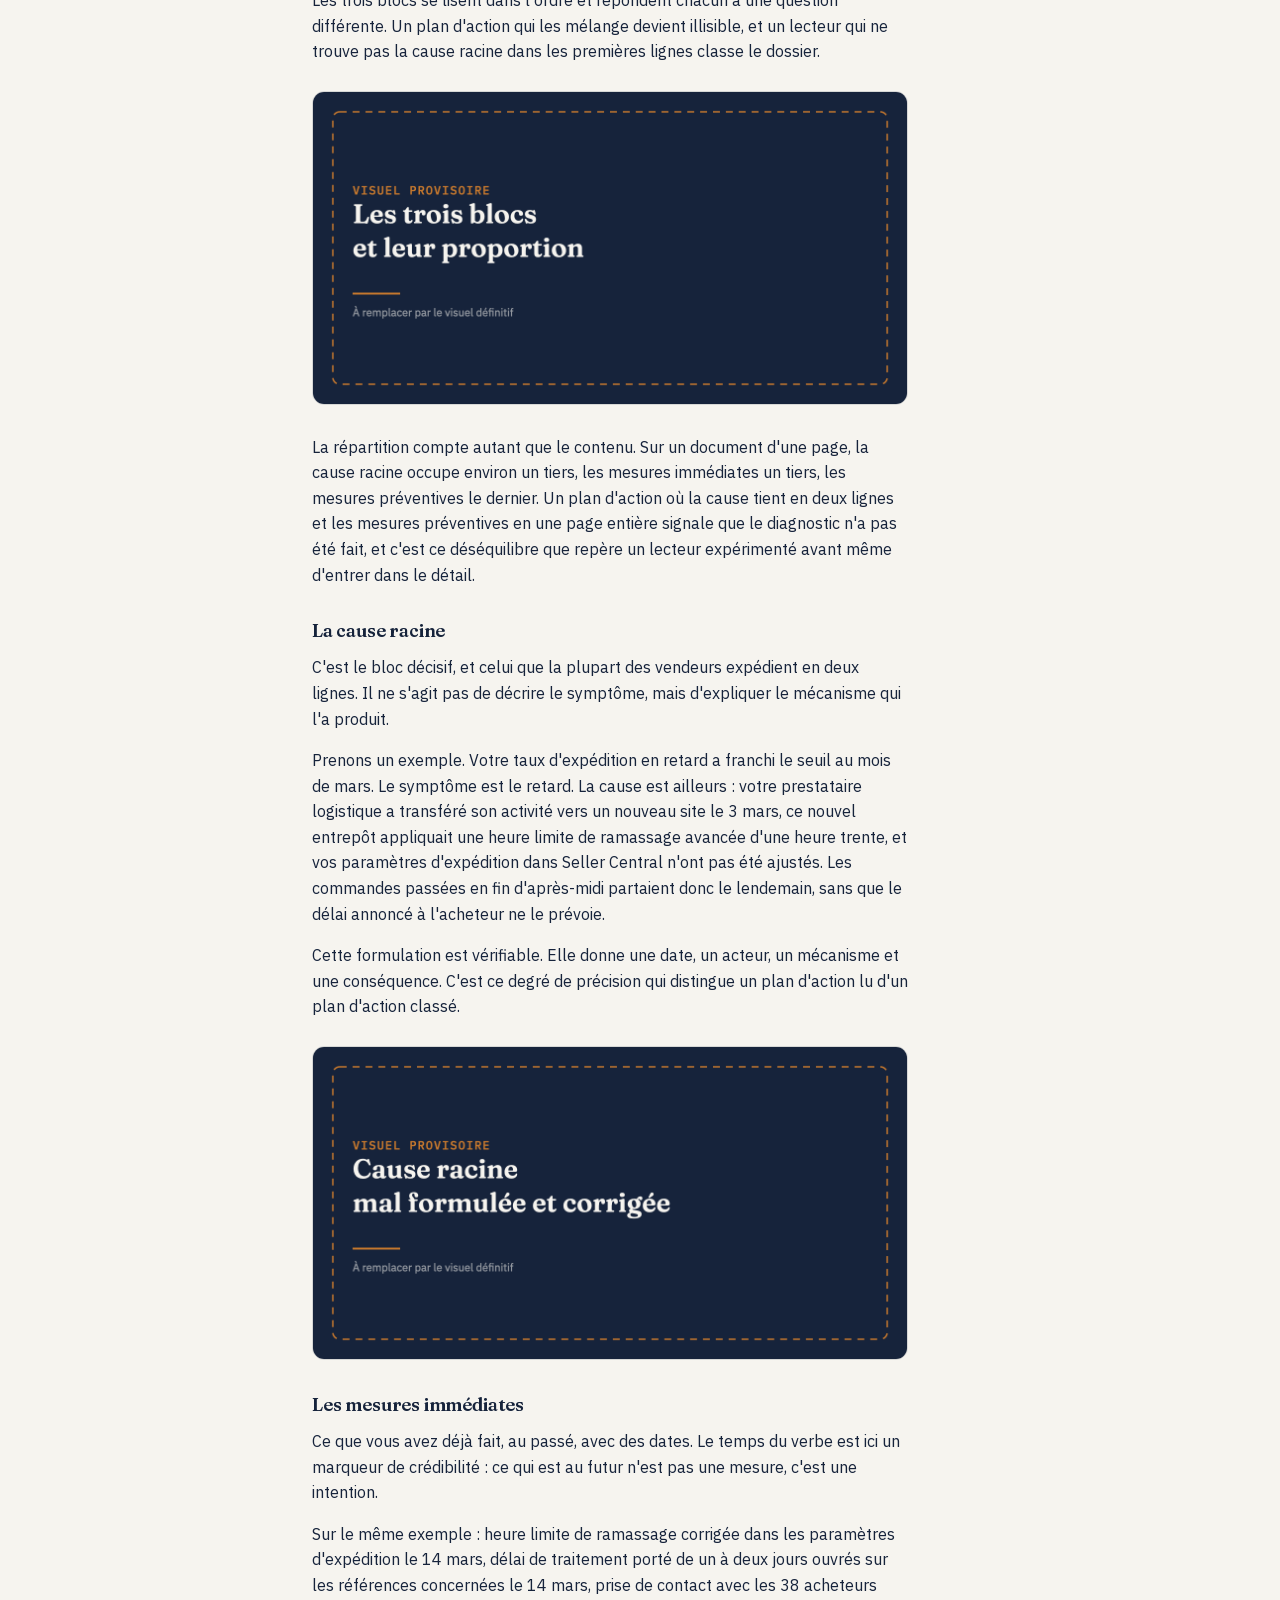
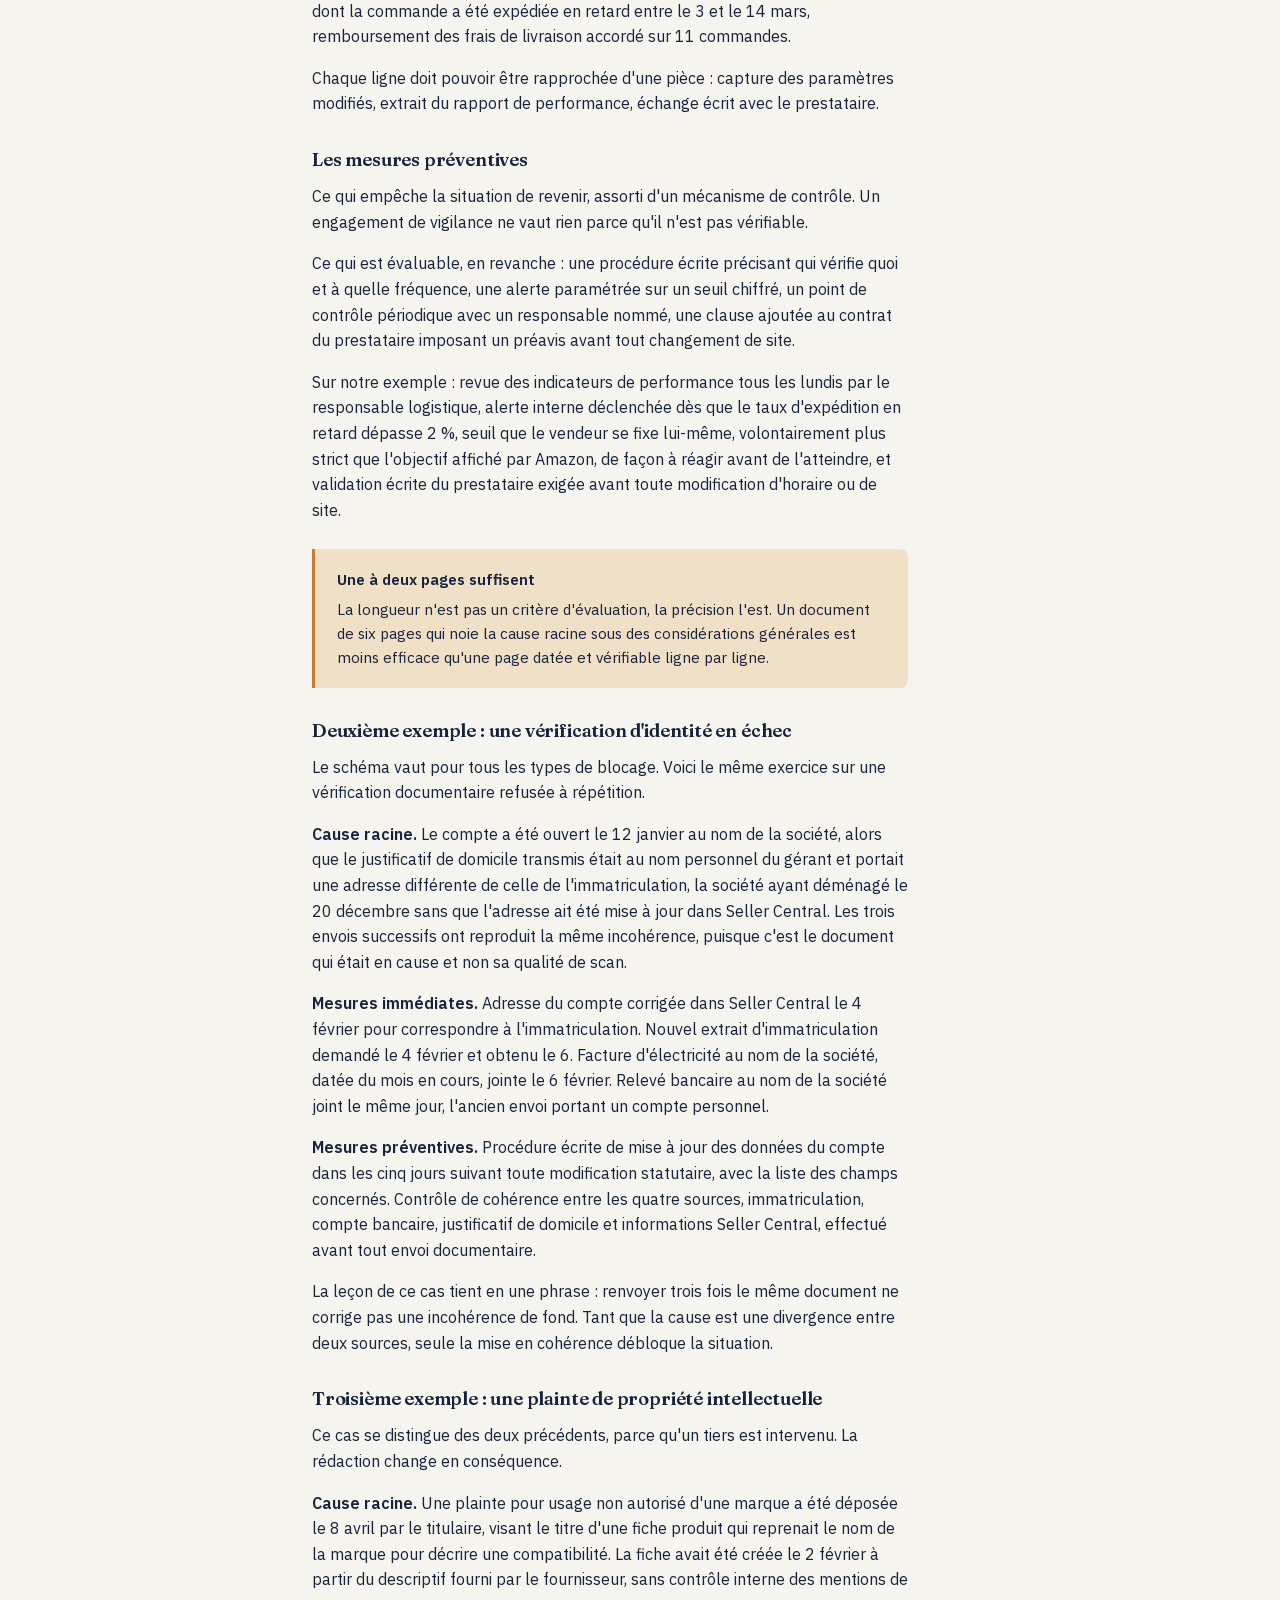
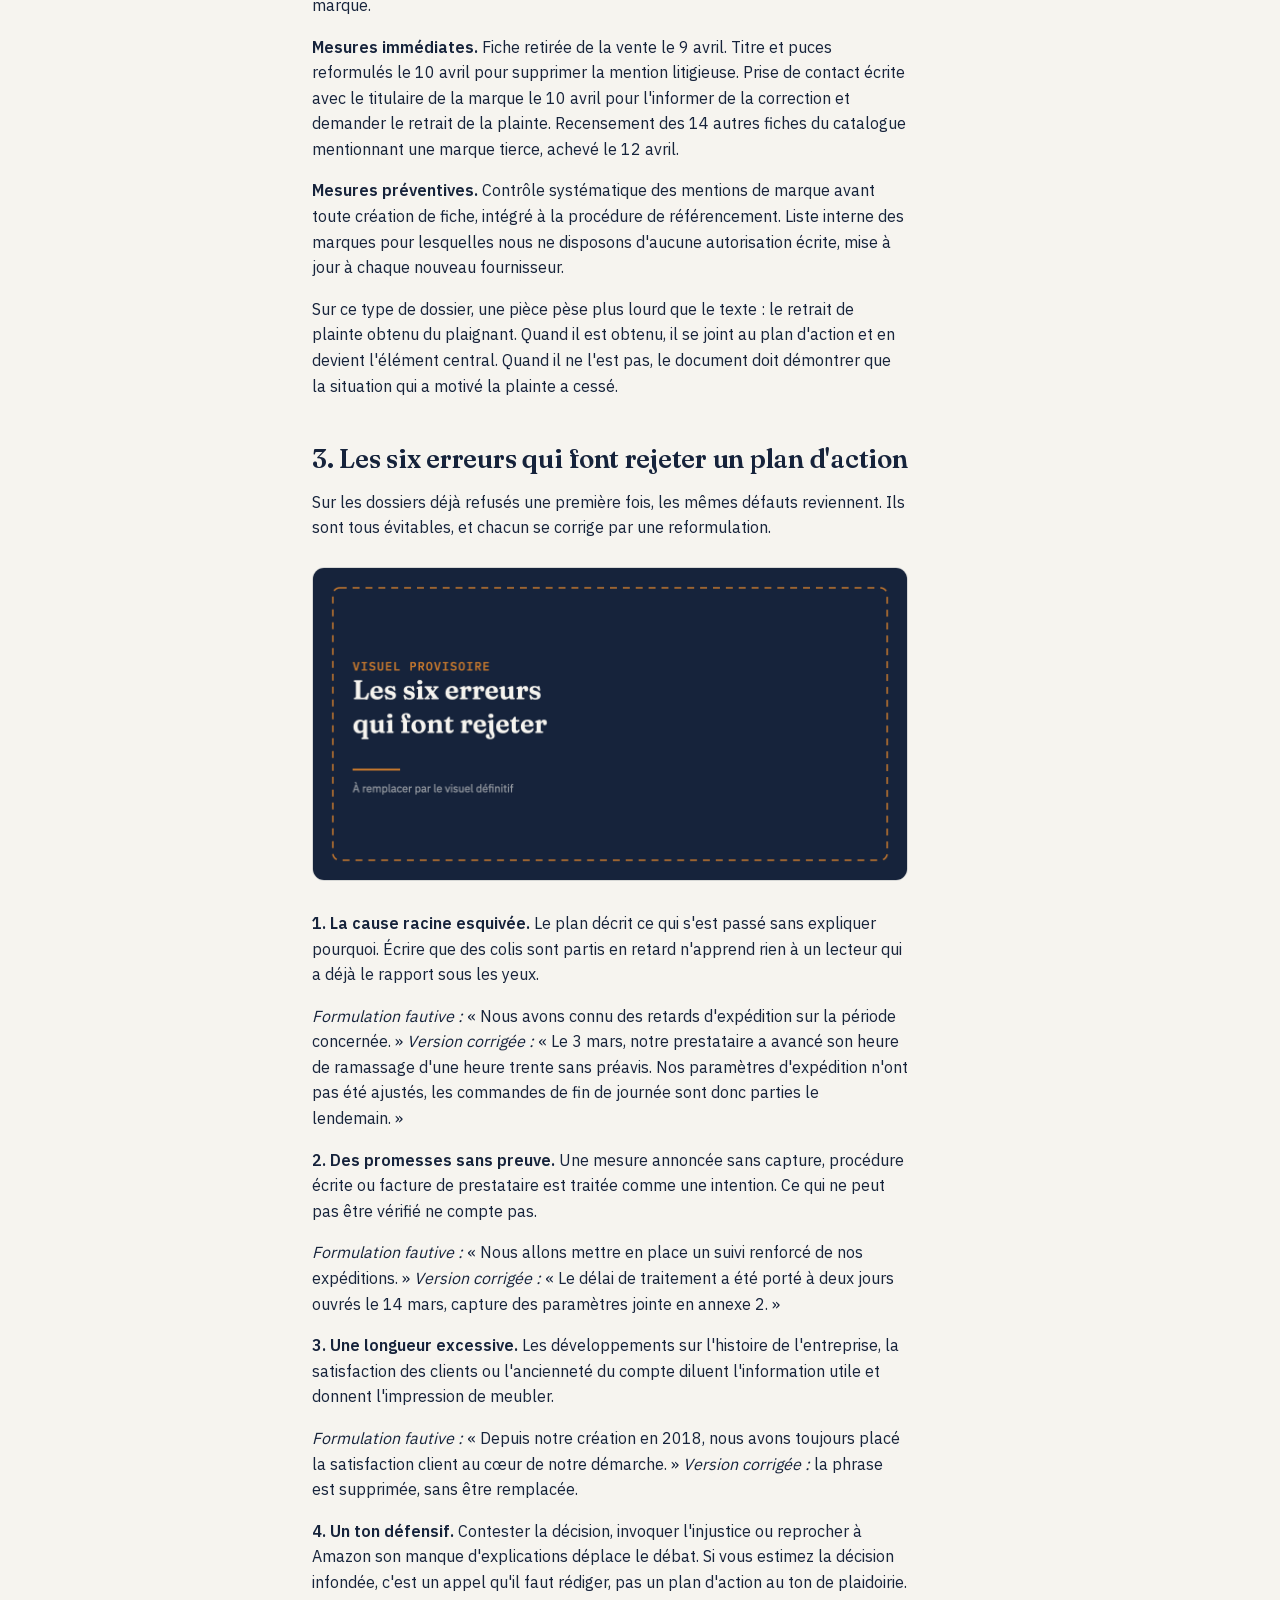
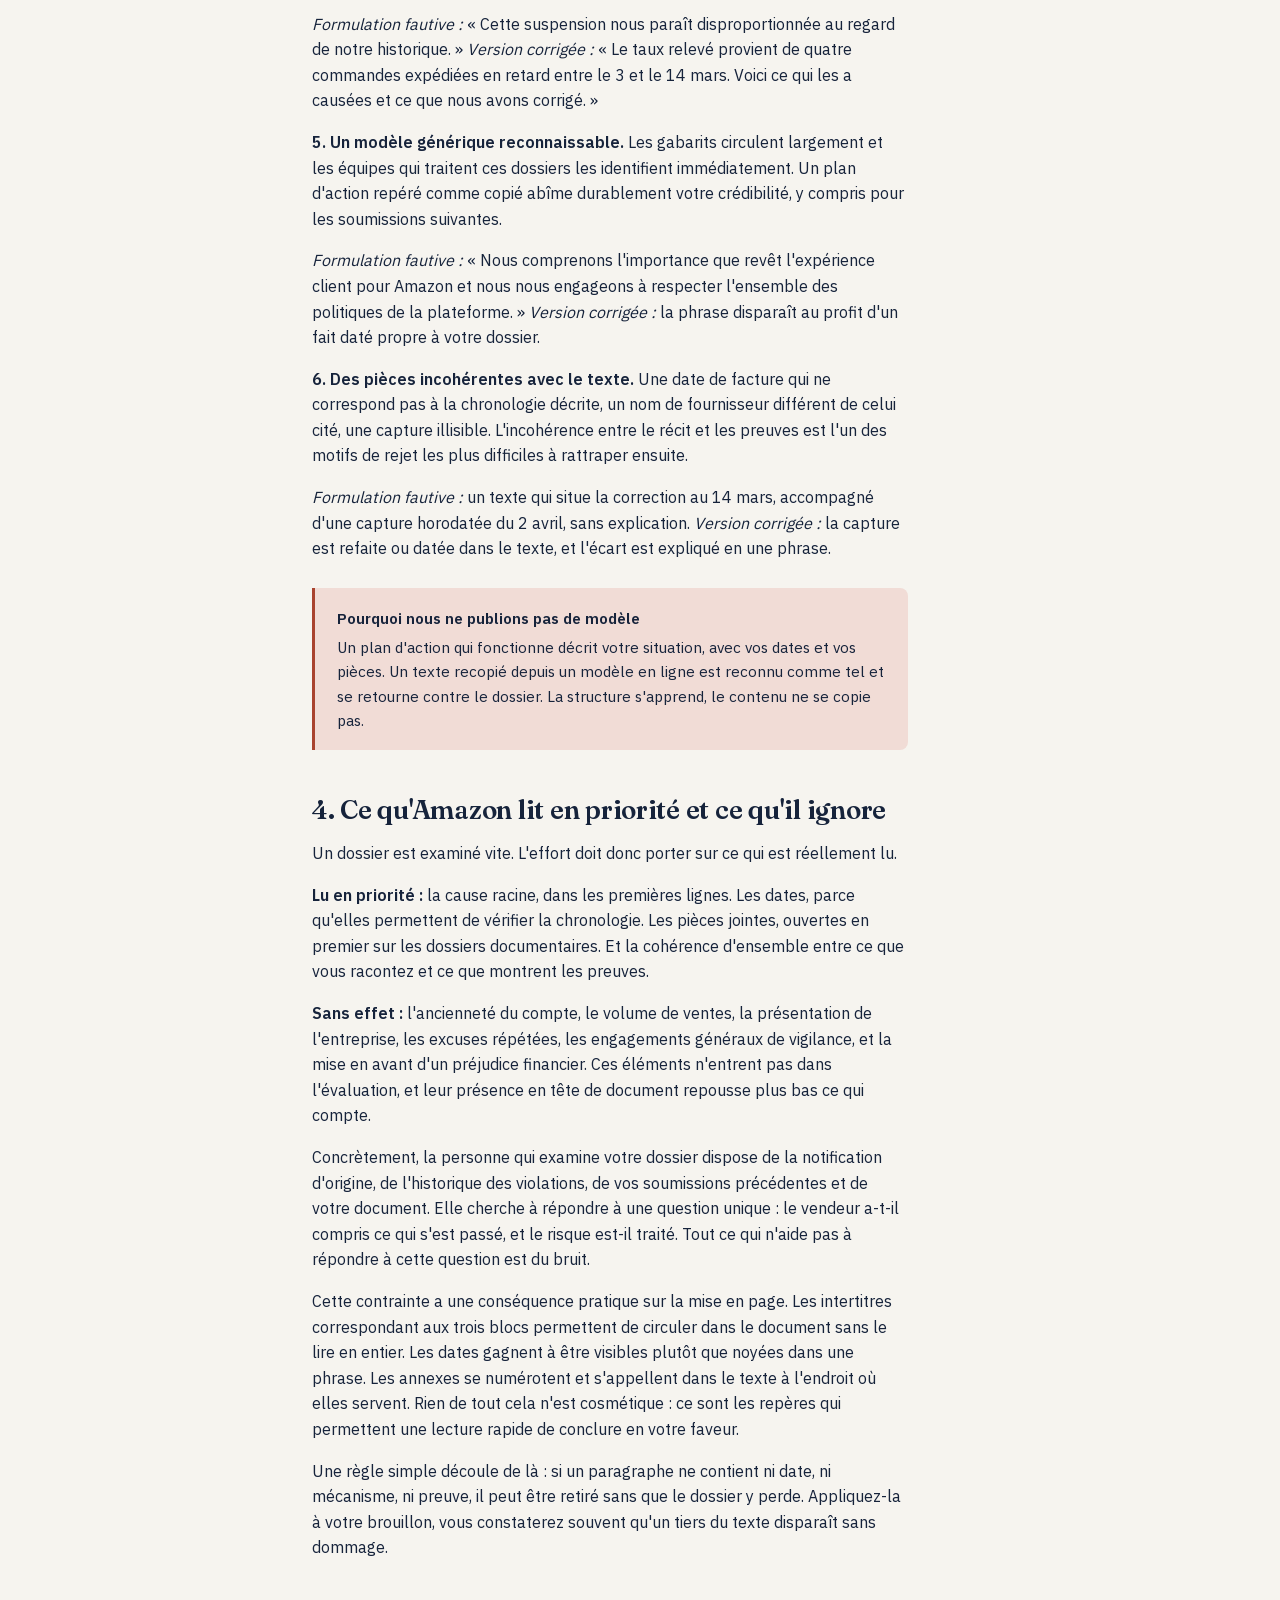
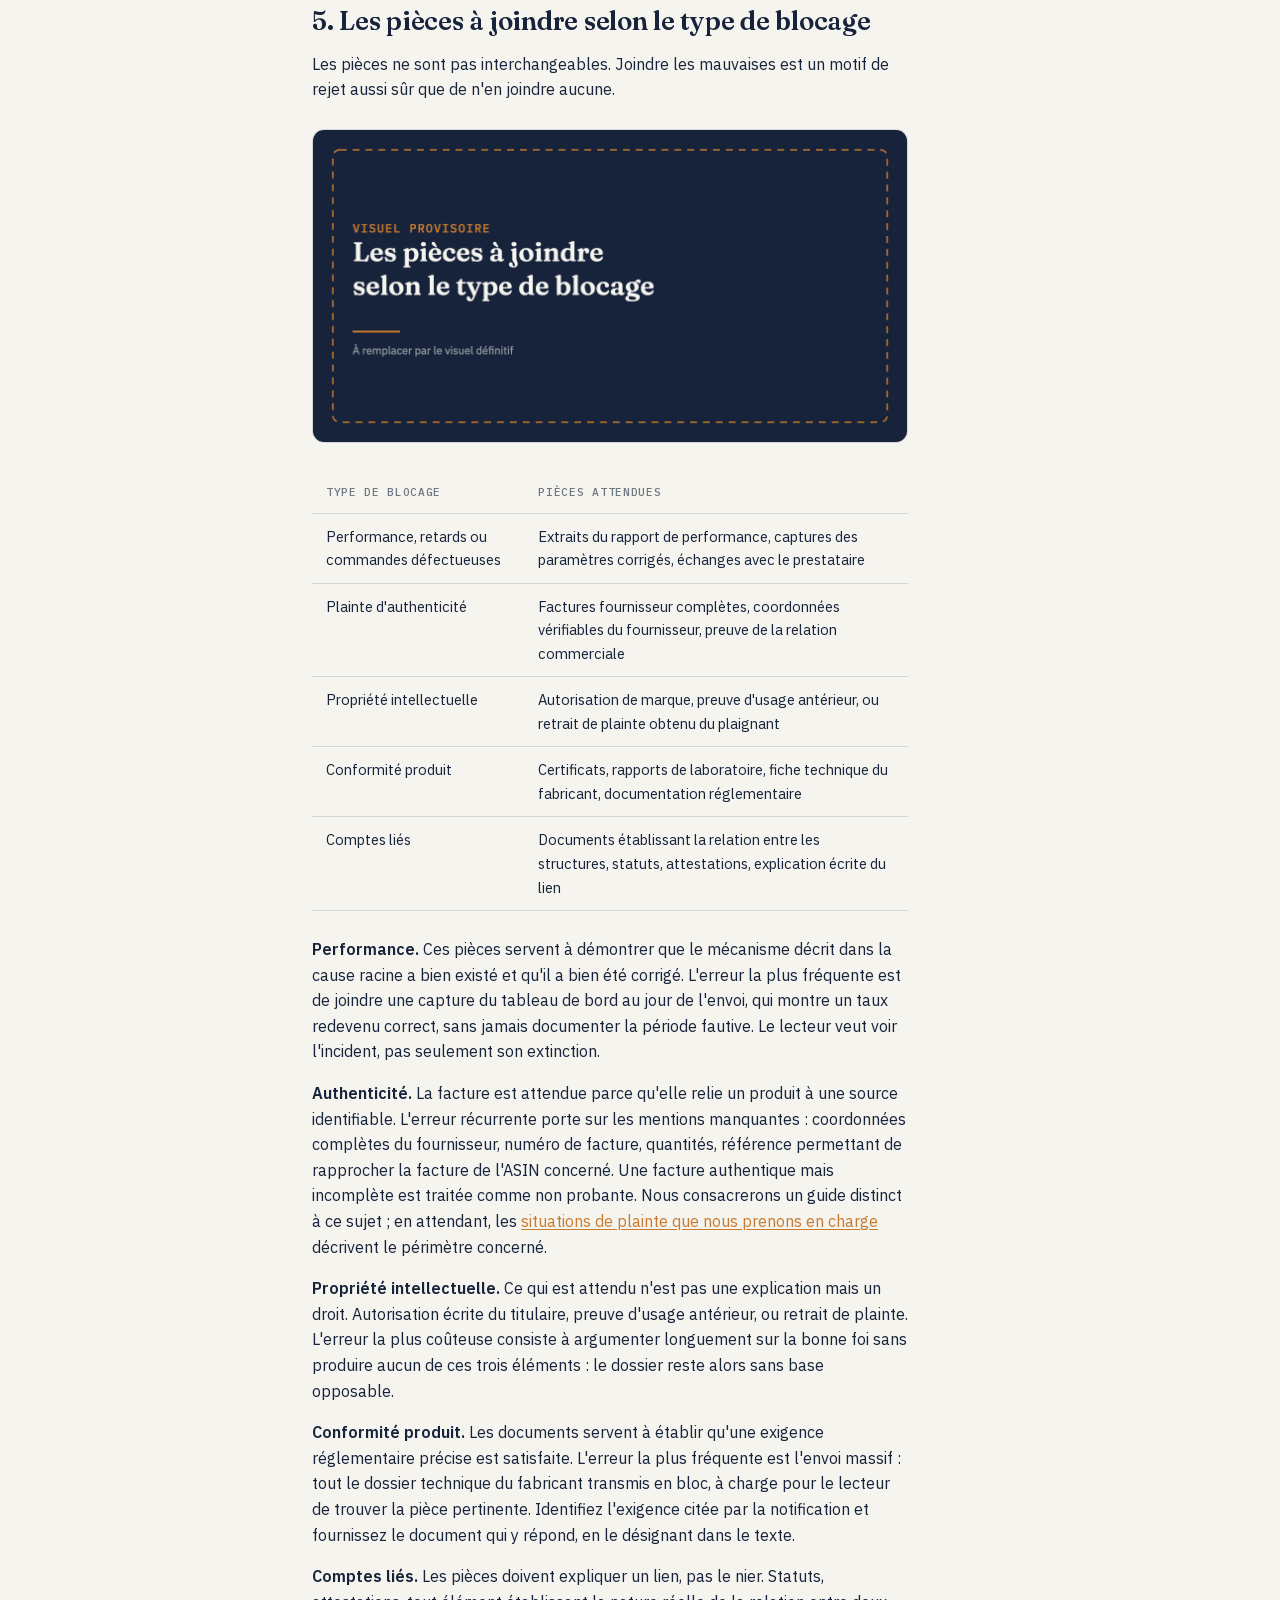
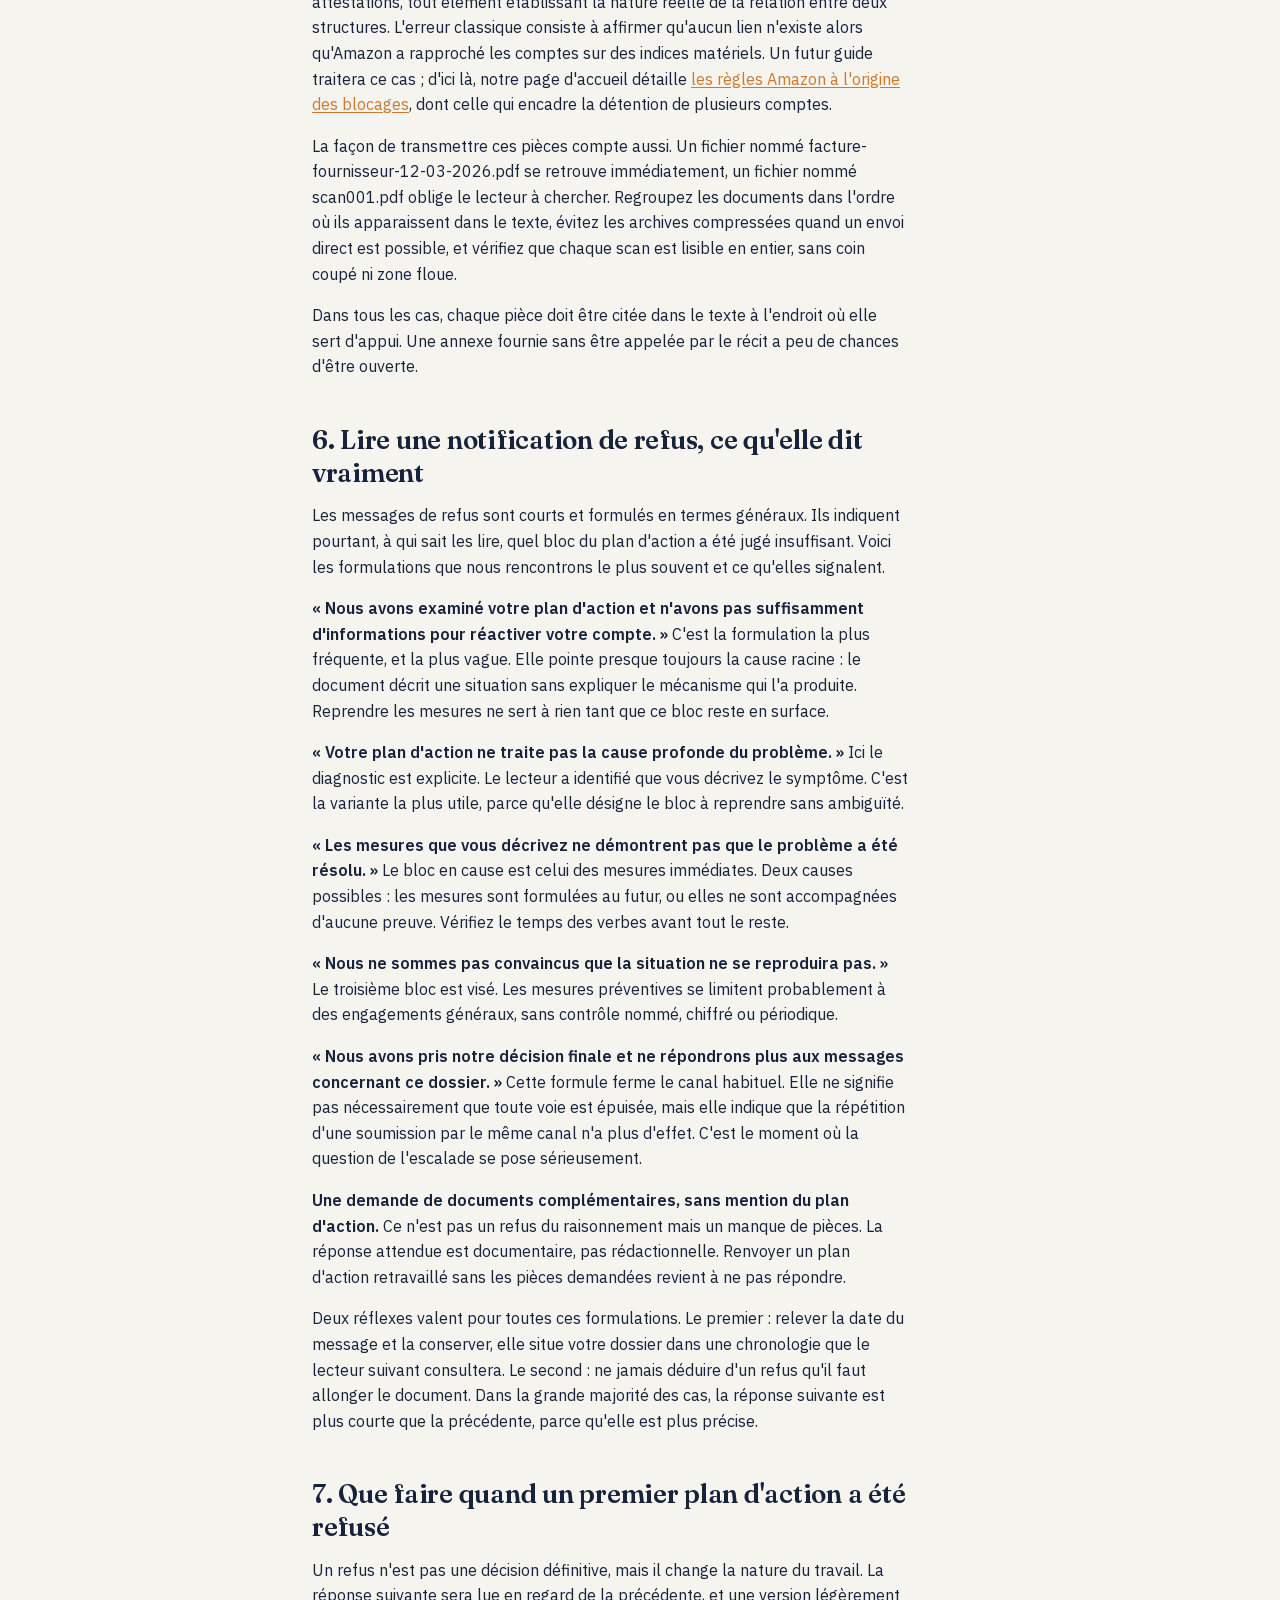
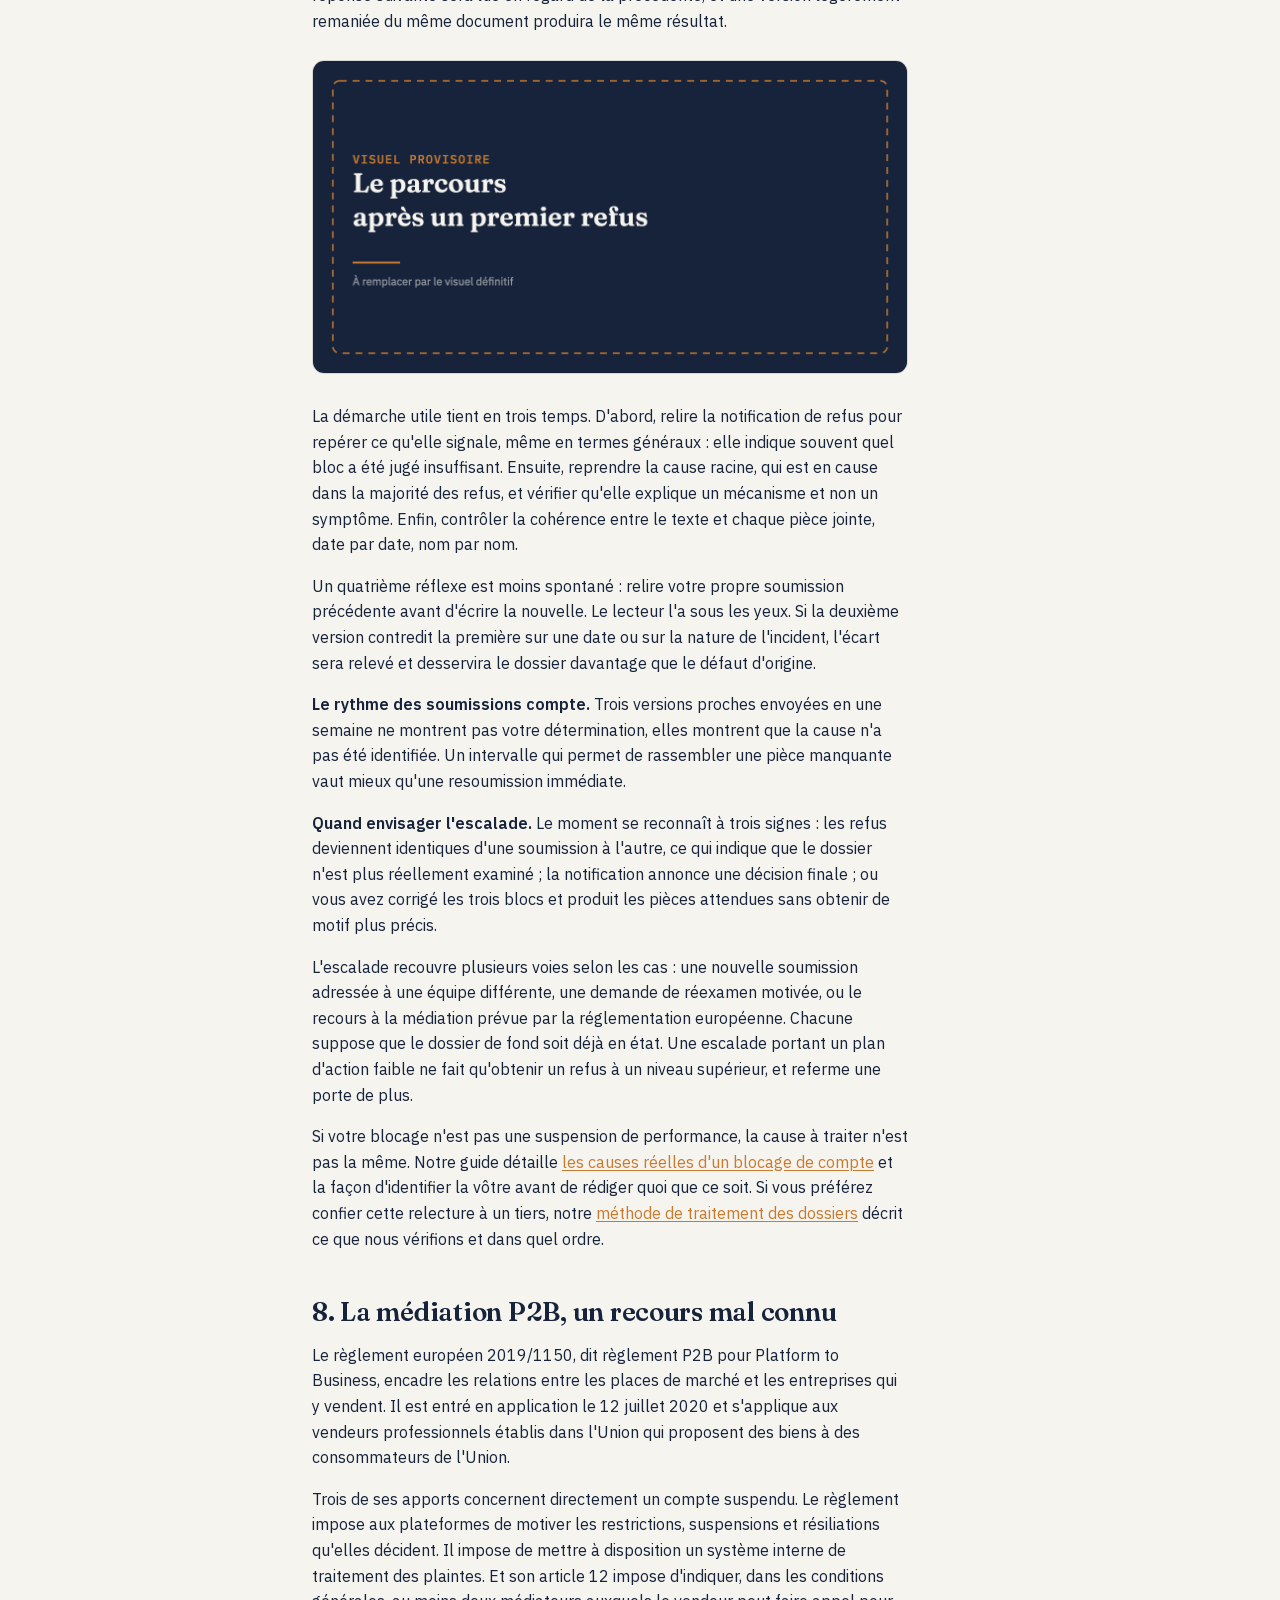
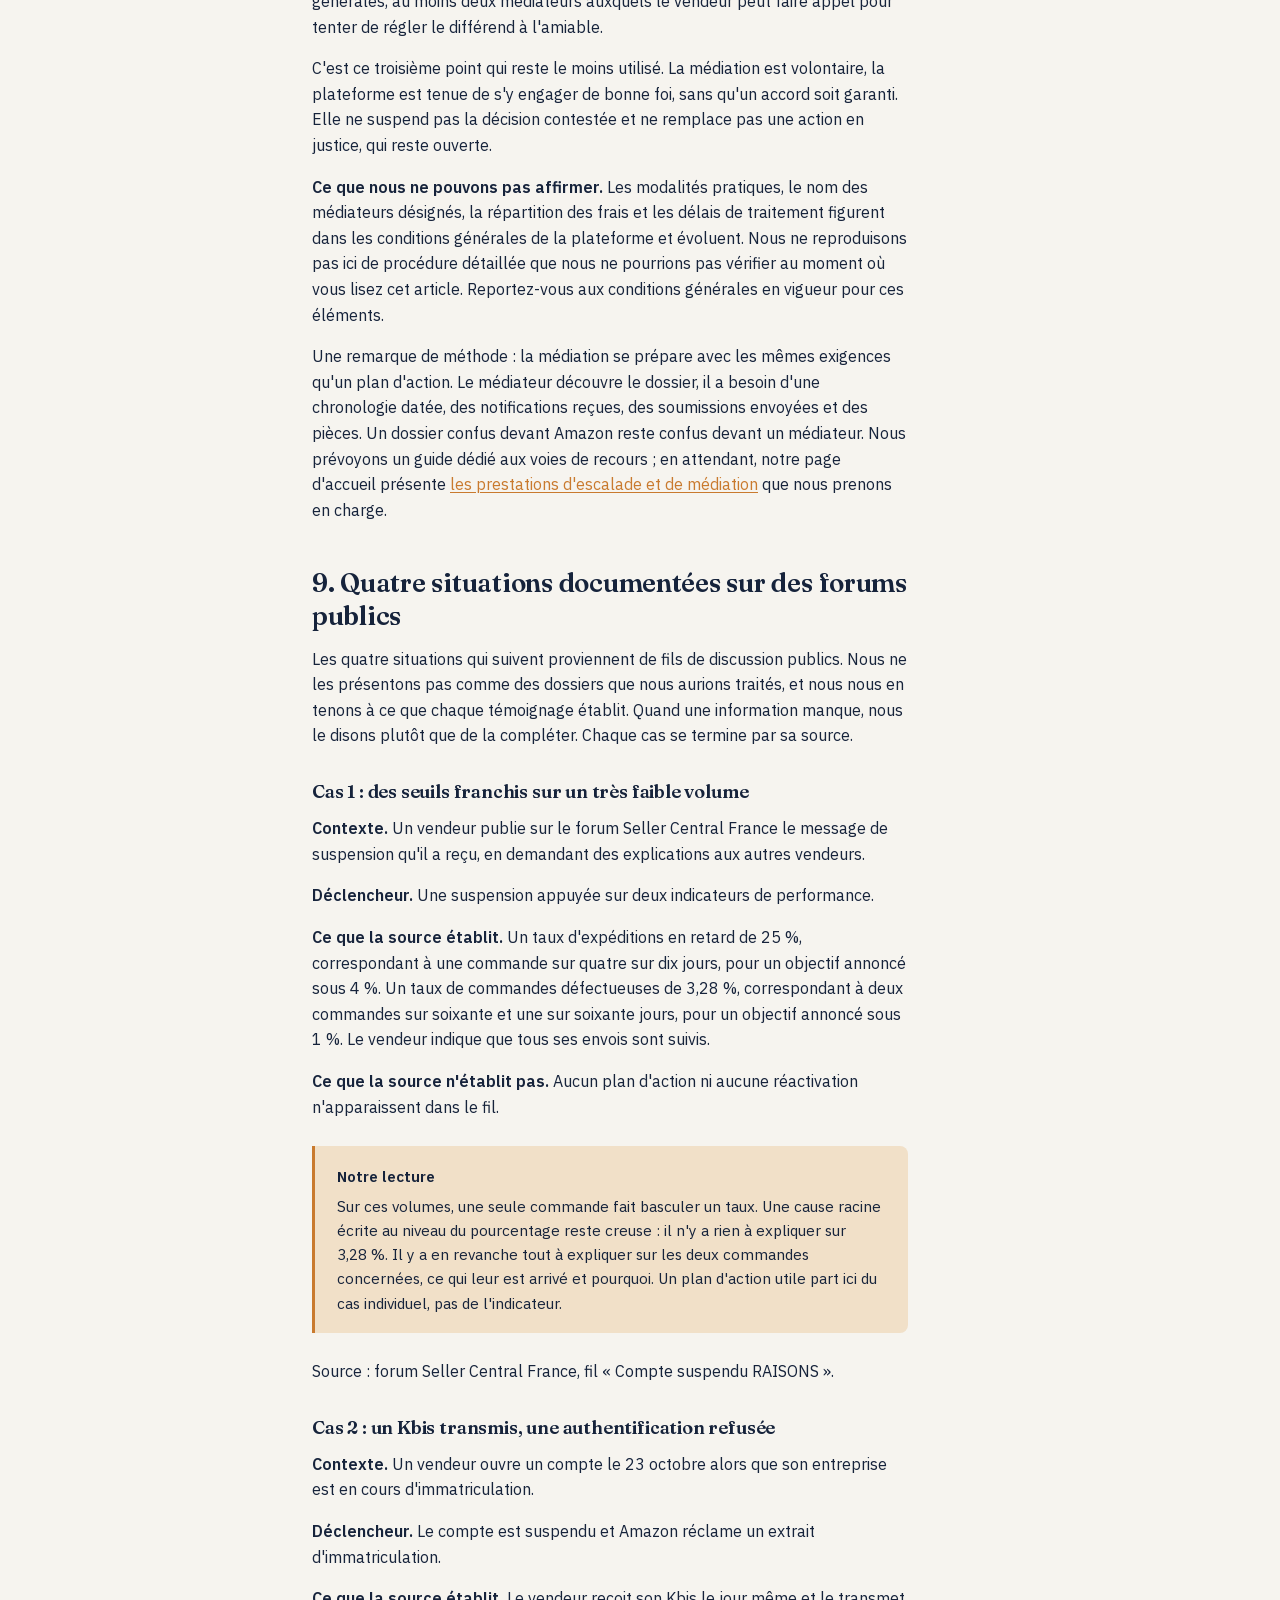
<file: blog/plan-action-amazon.html>
<!DOCTYPE html>
<html lang="fr">
<head>
<meta charset="UTF-8">
<meta name="viewport" content="width=device-width, initial-scale=1">
<title>Plan d'action Amazon : structure, erreurs, pièces à joindre</title>
<meta name="description" content="Comment structurer un plan d'action Amazon : cause racine, mesures immédiates et préventives, les six erreurs qui le font rejeter et les pièces à joindre.">
<meta name="robots" content="index, follow">
<link rel="canonical" href="https://compte-amazon-bloque.fr/blog/plan-action-amazon">
<link rel="icon" href="/favicon.svg" type="image/svg+xml">
<link rel="apple-touch-icon" sizes="180x180" href="/apple-touch-icon.png">
<meta property="og:type" content="article">
<meta property="og:locale" content="fr_FR">
<meta property="og:url" content="https://compte-amazon-bloque.fr/blog/plan-action-amazon">
<meta property="og:title" content="Plan d'action Amazon : structure, erreurs, pièces à joindre">
<meta property="og:description" content="Comment structurer un plan d'action Amazon : cause racine, mesures immédiates et préventives, les six erreurs qui le font rejeter et les pièces à joindre.">
<meta property="og:site_name" content="Compte Amazon Bloqué">
<meta property="og:image" content="https://compte-amazon-bloque.fr/images/blog/plan-action-amazon.png">
<meta property="og:image:width" content="1200">
<meta property="og:image:height" content="630">
<meta property="og:image:alt" content="Feuille de plan d'action à trois blocs numérotés, illustration de l'article">
<meta property="article:published_time" content="2026-08-29">
<meta property="article:modified_time" content="2026-08-29">
<script type="application/ld+json">
{
  "@context": "https://schema.org",
  "@type": "Article",
  "headline": "Plan d'action Amazon : la structure qu'Amazon attend",
  "description": "La structure attendue d'un plan d'action Amazon, les erreurs qui le font rejeter et les pièces à joindre selon le type de blocage.",
  "inLanguage": "fr-FR",
  "datePublished": "2026-08-29",
  "dateModified": "2026-08-29",
  "image": "https://compte-amazon-bloque.fr/images/blog/plan-action-amazon.png",
  "articleSection": "Compte suspendu",
  "author": {
    "@type": "Organization",
    "name": "Expert-marketplace.fr",
    "url": "https://compte-amazon-bloque.fr/"
  },
  "publisher": {
    "@type": "Organization",
    "name": "Expert-marketplace.fr",
    "url": "https://compte-amazon-bloque.fr/"
  },
  "mainEntityOfPage": {
    "@type": "WebPage",
    "@id": "https://compte-amazon-bloque.fr/blog/plan-action-amazon"
  }
}
</script>
<script type="application/ld+json">
{
  "@context": "https://schema.org",
  "@type": "BreadcrumbList",
  "itemListElement": [
    {
      "@type": "ListItem",
      "position": 1,
      "name": "Accueil",
      "item": "https://compte-amazon-bloque.fr/"
    },
    {
      "@type": "ListItem",
      "position": 2,
      "name": "Blog",
      "item": "https://compte-amazon-bloque.fr/blog"
    },
    {
      "@type": "ListItem",
      "position": 3,
      "name": "Compte suspendu",
      "item": "https://compte-amazon-bloque.fr/blog#compte-suspendu"
    },
    {
      "@type": "ListItem",
      "position": 4,
      "name": "Plan d'action Amazon : la structure qu'Amazon attend",
      "item": "https://compte-amazon-bloque.fr/blog/plan-action-amazon"
    }
  ]
}
</script>
<script type="application/ld+json">
{
  "@context": "https://schema.org",
  "@type": "FAQPage",
  "mainEntity": [
    {
      "@type": "Question",
      "name": "Combien de temps Amazon met-il à examiner un plan d'action ?",
      "acceptedAnswer": {
        "@type": "Answer",
        "text": "Les délais observés vont de quelques jours à plusieurs semaines selon le type de dossier, et chaque soumission rejetée repositionne le dossier en fin de file. La variable que vous maîtrisez n'est pas le délai d'examen, c'est le nombre d'allers-retours."
      }
    },
    {
      "@type": "Question",
      "name": "Peut-on modifier un plan d'action après l'avoir envoyé ?",
      "acceptedAnswer": {
        "@type": "Answer",
        "text": "Non, une soumission est définitive. Vous pouvez en envoyer une nouvelle, mais la précédente reste au dossier et sera lue en regard. C'est la raison pour laquelle la première version mérite le temps qu'elle demande."
      }
    },
    {
      "@type": "Question",
      "name": "Faut-il reconnaître une faute que l'on estime ne pas avoir commise ?",
      "acceptedAnswer": {
        "@type": "Answer",
        "text": "Non. Reconnaître un tort inexistant pour accélérer une réactivation crée un précédent écrit et fragilise tout recours ultérieur. Si vous estimez la décision infondée, la voie appropriée est l'appel, avec les éléments qui établissent votre bon droit."
      }
    },
    {
      "@type": "Question",
      "name": "Combien de fois peut-on soumettre un plan d'action ?",
      "acceptedAnswer": {
        "@type": "Answer",
        "text": "Aucun nombre n'est officiellement annoncé, mais la qualité de l'examen se dégrade à mesure que les soumissions s'accumulent. Trois versions proches envoyées en une semaine desservent le dossier davantage qu'une version unique préparée en trois jours."
      }
    },
    {
      "@type": "Question",
      "name": "Un plan d'action doit-il être signé ou présenté sur papier à en-tête ?",
      "acceptedAnswer": {
        "@type": "Answer",
        "text": "Aucun formalisme de ce type n'est exigé. Le plan d'action se saisit dans le formulaire prévu ou s'envoie en pièce jointe selon ce que demande la notification. Ce qui compte est la structure, les dates et les preuves, pas la mise en forme."
      }
    }
  ]
}
</script>
<link rel="stylesheet" href="/blog.css">
</head>
<body>

<header>
  <div class="nav">
    <a href="/" class="brand"><span class="mark"><svg viewBox="0 0 24 24" fill="none" xmlns="http://www.w3.org/2000/svg" aria-hidden="true"><path class="shackle" d="M8 10V7a4 4 0 0 1 7.5-1.9" stroke-width="2" stroke-linecap="round"/><rect class="body" x="5" y="10" width="14" height="10" rx="2"/><circle cx="12" cy="14.5" r="1.3" fill="#16233B"/><rect x="11.4" y="15" width="1.2" height="2.6" rx="0.6" fill="#16233B"/></svg></span>Compte&nbsp;Amazon&nbsp;Bloqué</a>
    <nav class="nav-links" aria-label="Navigation principale">
      <a href="/#situations">Situations</a>
      <a href="/#methode">Méthode</a>
      <a href="/#avis">Avis</a>
      <a href="/#tarifs">Tarifs</a>
      <a href="/#comprendre">Comprendre</a>
      <a href="/#faq">FAQ</a>
      <a href="/blog" class="on">Blog</a>
    </nav>
    <a href="/#formulaire" class="btn btn-primary btn-sm">Faire analyser mon dossier</a>
  </div>
</header>

<div class="article-layout">

    <aside class="col-toc" aria-label="Sommaire de l'article">
      <details class="toc" open>
      <summary><h2 id="sommaire-titre">Sommaire</h2></summary>
      <ol>
        <li><a href="#quest-ce-quun-plan-action">Ce qu'est un plan d'action et quand il s'impose</a>
          <ol>
            <li><a href="#plan-action-ou-appel">Plan d'action ou appel</a></li>
            <li><a href="#trois-situations-confusion">Trois situations où la confusion coûte cher</a></li>
          </ol>
        </li>
        <li><a href="#structure-trois-blocs">La structure en trois blocs</a>
          <ol>
            <li><a href="#bloc-cause-racine">La cause racine</a></li>
            <li><a href="#bloc-mesures-immediates">Les mesures immédiates</a></li>
            <li><a href="#bloc-mesures-preventives">Les mesures préventives</a></li>
            <li><a href="#exemple-verification-identite">Exemple : vérification d'identité</a></li>
            <li><a href="#exemple-propriete-intellectuelle">Exemple : propriété intellectuelle</a></li>
          </ol>
        </li>
        <li><a href="#erreurs-rejet-plan-action">Les six erreurs qui font rejeter</a></li>
        <li><a href="#ce-quamazon-lit">Ce qu'Amazon lit en priorité</a></li>
        <li><a href="#pieces-a-joindre">Les pièces à joindre selon le blocage</a></li>
        <li><a href="#lire-notification-refus">Lire une notification de refus</a></li>
        <li><a href="#apres-un-refus">Après un premier refus</a></li>
        <li><a href="#mediation-p2b">La médiation P2B</a></li>
        <li><a href="#cas-documentes">Quatre situations documentées</a>
          <ol>
            <li><a href="#cas-taux-faible-volume">Seuils et faible volume</a></li>
            <li><a href="#cas-kbis-chronologie">Kbis et authentification</a></li>
            <li><a href="#cas-plans-repetes">Plans d'action répétés</a></li>
            <li><a href="#cas-sans-motif">Aucun motif communiqué</a></li>
          </ol>
        </li>
        <li><a href="#faq-titre">Questions fréquentes</a></li>
        <li><a href="#conclusion-titre">Checklist avant d'envoyer</a></li>
      </ol>
      </details>
    </aside>

  <article class="article">
  <div class="wrap">

    <nav class="fil" aria-label="Fil d'Ariane">
      <ol>
        <li><a href="/">Accueil</a></li>
        <li><a href="/blog">Blog</a></li>
        <li><a href="/blog#compte-suspendu">Compte suspendu</a></li>
        <li><span aria-current="page">Plan d'action Amazon</span></li>
      </ol>
    </nav>

    <span class="badge badge--ambre">Compte suspendu</span>
    <h1>Plan d'action Amazon : la structure qu'Amazon attend</h1>
    <div class="meta-line">
      <span>Mis à jour le <time datetime="2026-08-29">29 août 2026</time></span>
      <span>29 min de lecture</span>
    </div>

    <figure class="cover-full">
      <img src="/images/blog/plan-action-amazon.png" width="1200" height="630" alt="Feuille de plan d'action à trois blocs numérotés, illustration de l'article">
    </figure>

    <p class="lede">Un plan d'action mal construit est la première cause de refus sur les dossiers de suspension. Amazon n'attend ni excuses ni argumentaire commercial, mais un document d'analyse en trois blocs, daté et démontrable. Voici ce que chacun doit établir, ce qui fait échouer les autres, et comment se relire avant d'envoyer.</p>

    <section class="essentiel" aria-labelledby="essentiel-titre">
      <h2 id="essentiel-titre">L'essentiel en bref</h2>
      <p>Un plan d'action est le document par lequel vous démontrez à Amazon que vous avez compris pourquoi votre compte a été bloqué et que le problème ne se reproduira pas. Il se construit en trois blocs, dans cet ordre&nbsp;: la cause racine, expliquée et datée, les mesures déjà prises, au passé et avec leurs preuves, puis les mesures préventives, assorties d'un mécanisme de contrôle vérifiable.</p>
      <p>Il ne se confond pas avec l'appel. Le plan d'action reconnaît un dysfonctionnement et le corrige, l'appel conteste une décision jugée infondée. Envoyer l'un à la place de l'autre coûte souvent plusieurs semaines.</p>
      <p>Six défauts reviennent dans les dossiers refusés&nbsp;: une cause racine restée en surface, des engagements au futur sans preuve, une longueur qui noie l'information, un ton défensif, un modèle générique reconnaissable, et des pièces jointes incohérentes avec le texte.</p>
      <p>Ce que les équipes d'Amazon lisent en priorité tient en trois points&nbsp;: la cause, les dates, les preuves. L'ancienneté du compte, le volume de ventes et les excuses répétées ne pèsent pas dans l'évaluation.</p>
    </section>

    <div class="callout">
      <strong>Vous cherchez plutôt la cause de votre blocage&nbsp;?</strong>
      Ce guide traite la rédaction du document. Si vous ne savez pas encore ce qui vous est reproché, commencez par notre article sur <a href="/blog/compte-amazon-bloque-que-faire">les causes réelles d'un blocage de compte Amazon</a>, puis revenez ici.
    </div>

    <h2 id="quest-ce-quun-plan-action">1. Ce qu'est un plan d'action et à quel moment il s'impose</h2>

    <p>Le plan d'action, que les notifications d'Amazon désignent souvent par Plan of Action ou POA, est un document d'analyse. Vous y démontrez trois choses&nbsp;: que vous avez identifié la cause exacte du problème, que vous l'avez traitée, et que votre organisation empêche désormais qu'il se reproduise.</p>

    <p>Il s'impose dès que la notification réclame un plan d'action, une explication ou des mesures correctives. Les suspensions liées aux performances, les violations de politique et les désactivations au titre de la Section 3 relèvent presque toujours de ce format.</p>

    <p>Ce n'est pas un courrier de réclamation, ni une lettre de motivation. Un plan d'action ne cherche pas à convaincre par le ton mais par la démonstration. La différence se voit dès les premières lignes&nbsp;: un document qui commence par rappeler votre ancienneté sur la plateforme n'a pas compris ce qu'on lui demande, un document qui commence par nommer la cause du problème l'a compris.</p>

    <h3 id="plan-action-ou-appel">Plan d'action ou appel, la confusion la plus coûteuse</h3>

    <p>Le plan d'action reconnaît un dysfonctionnement et le corrige. L'appel, ou appeal, conteste une décision que vous estimez infondée, par exemple une plainte d'authenticité alors que votre chaîne d'approvisionnement est documentée et vos factures conformes. Les deux n'ont ni la même structure ni le même ton.</p>

    <p>Répondre par un plan d'action à un blocage que vous jugez injustifié revient à reconnaître un tort que vous n'avez pas, et affaiblit un recours ultérieur. À l'inverse, contester une suspension de performance parfaitement documentée, sans proposer la moindre mesure corrective, conduit au rejet. Quand la notification demande seulement des documents, ni l'un ni l'autre n'est attendu&nbsp;: joignez les pièces réclamées, rien de plus.</p>

    <h3 id="trois-situations-confusion">Trois situations où la confusion coûte cher</h3>

    <p><strong>Une plainte de contrefaçon sur un produit acheté chez un distributeur agréé.</strong> Le réflexe fréquent consiste à rédiger un plan d'action promettant de mieux contrôler ses fournisseurs. Ce texte reconnaît implicitement que le produit posait problème. Il devient alors difficile de soutenir ensuite que la plainte était infondée, puisque vous avez écrit le contraire. La voie appropriée est l'appel, appuyé sur les factures, les coordonnées vérifiables du distributeur et l'autorisation de marque quand elle existe.</p>

    <p><strong>Une suspension pour taux de commandes défectueuses après un incident transporteur.</strong> Certains vendeurs contestent, estimant que la faute revient au transporteur. Amazon considère que la relation avec le prestataire relève de votre organisation. Un appel sur ce motif échoue, alors qu'un plan d'action expliquant le changement opéré chez le transporteur, les mesures déjà prises et le contrôle mis en place traite exactement ce qui est attendu.</p>

    <p><strong>Une demande documentaire prise pour une suspension.</strong> Une notification qui réclame une facture ou un certificat n'appelle ni analyse ni engagement. Y répondre par un plan d'action de deux pages retarde le traitement, parce que la pièce demandée reste absente du dossier. Ce cas est le plus simple à éviter&nbsp;: relisez la notification et cherchez le verbe. S'il s'agit de fournir, fournissez.</p>

    <p>Ces trois situations partagent la même origine&nbsp;: la réponse a été choisie avant que la demande ait été lue jusqu'au bout. Pour identifier ce qui vous est réellement reproché, notre guide sur <a href="/blog/compte-amazon-bloque-que-faire#identifier-type-blocage">l'identification du type exact de blocage</a> détaille les trois endroits où lire la notification et les quatre éléments à en extraire.</p>

    <h2 id="structure-trois-blocs">2. La structure en trois blocs</h2>

    <p>Les trois blocs se lisent dans l'ordre et répondent chacun à une question différente. Un plan d'action qui les mélange devient illisible, et un lecteur qui ne trouve pas la cause racine dans les premières lignes classe le dossier.</p>

    <figure class="cover-full">
      <img src="/images/blog/plan-action-trois-blocs.png" width="1200" height="630" alt="Schéma des trois blocs d'un plan d'action Amazon, cause racine, mesures immédiates et mesures préventives, occupant chacun un tiers du document" loading="lazy">
    </figure>

    <p>La répartition compte autant que le contenu. Sur un document d'une page, la cause racine occupe environ un tiers, les mesures immédiates un tiers, les mesures préventives le dernier. Un plan d'action où la cause tient en deux lignes et les mesures préventives en une page entière signale que le diagnostic n'a pas été fait, et c'est ce déséquilibre que repère un lecteur expérimenté avant même d'entrer dans le détail.</p>

    <h3 id="bloc-cause-racine">La cause racine</h3>

    <p>C'est le bloc décisif, et celui que la plupart des vendeurs expédient en deux lignes. Il ne s'agit pas de décrire le symptôme, mais d'expliquer le mécanisme qui l'a produit.</p>

    <p>Prenons un exemple. Votre taux d'expédition en retard a franchi le seuil au mois de mars. Le symptôme est le retard. La cause est ailleurs&nbsp;: votre prestataire logistique a transféré son activité vers un nouveau site le 3 mars, ce nouvel entrepôt appliquait une heure limite de ramassage avancée d'une heure trente, et vos paramètres d'expédition dans Seller Central n'ont pas été ajustés. Les commandes passées en fin d'après-midi partaient donc le lendemain, sans que le délai annoncé à l'acheteur ne le prévoie.</p>

    <p>Cette formulation est vérifiable. Elle donne une date, un acteur, un mécanisme et une conséquence. C'est ce degré de précision qui distingue un plan d'action lu d'un plan d'action classé.</p>

    <figure class="cover-full">
      <img src="/images/blog/plan-action-cause-racine.png" width="1200" height="630" alt="Comparaison côte à côte d'une cause racine mal formulée et de sa version corrigée avec date, acteur, mécanisme et conséquence" loading="lazy">
    </figure>

    <h3 id="bloc-mesures-immediates">Les mesures immédiates</h3>

    <p>Ce que vous avez déjà fait, au passé, avec des dates. Le temps du verbe est ici un marqueur de crédibilité&nbsp;: ce qui est au futur n'est pas une mesure, c'est une intention.</p>

    <p>Sur le même exemple&nbsp;: heure limite de ramassage corrigée dans les paramètres d'expédition le 14 mars, délai de traitement porté de un à deux jours ouvrés sur les références concernées le 14 mars, prise de contact avec les 38 acheteurs dont la commande a été expédiée en retard entre le 3 et le 14 mars, remboursement des frais de livraison accordé sur 11 commandes.</p>

    <p>Chaque ligne doit pouvoir être rapprochée d'une pièce&nbsp;: capture des paramètres modifiés, extrait du rapport de performance, échange écrit avec le prestataire.</p>

    <h3 id="bloc-mesures-preventives">Les mesures préventives</h3>

    <p>Ce qui empêche la situation de revenir, assorti d'un mécanisme de contrôle. Un engagement de vigilance ne vaut rien parce qu'il n'est pas vérifiable.</p>

    <p>Ce qui est évaluable, en revanche&nbsp;: une procédure écrite précisant qui vérifie quoi et à quelle fréquence, une alerte paramétrée sur un seuil chiffré, un point de contrôle périodique avec un responsable nommé, une clause ajoutée au contrat du prestataire imposant un préavis avant tout changement de site.</p>

    <p>Sur notre exemple&nbsp;: revue des indicateurs de performance tous les lundis par le responsable logistique, alerte interne déclenchée dès que le taux d'expédition en retard dépasse 2&nbsp;%, seuil que le vendeur se fixe lui-même, volontairement plus strict que l'objectif affiché par Amazon, de façon à réagir avant de l'atteindre, et validation écrite du prestataire exigée avant toute modification d'horaire ou de site.</p>

    <div class="callout">
      <strong>Une à deux pages suffisent</strong>
      La longueur n'est pas un critère d'évaluation, la précision l'est. Un document de six pages qui noie la cause racine sous des considérations générales est moins efficace qu'une page datée et vérifiable ligne par ligne.
    </div>

    <h3 id="exemple-verification-identite">Deuxième exemple&nbsp;: une vérification d'identité en échec</h3>

    <p>Le schéma vaut pour tous les types de blocage. Voici le même exercice sur une vérification documentaire refusée à répétition.</p>

    <p><strong>Cause racine.</strong> Le compte a été ouvert le 12 janvier au nom de la société, alors que le justificatif de domicile transmis était au nom personnel du gérant et portait une adresse différente de celle de l'immatriculation, la société ayant déménagé le 20 décembre sans que l'adresse ait été mise à jour dans Seller Central. Les trois envois successifs ont reproduit la même incohérence, puisque c'est le document qui était en cause et non sa qualité de scan.</p>

    <p><strong>Mesures immédiates.</strong> Adresse du compte corrigée dans Seller Central le 4 février pour correspondre à l'immatriculation. Nouvel extrait d'immatriculation demandé le 4 février et obtenu le 6. Facture d'électricité au nom de la société, datée du mois en cours, jointe le 6 février. Relevé bancaire au nom de la société joint le même jour, l'ancien envoi portant un compte personnel.</p>

    <p><strong>Mesures préventives.</strong> Procédure écrite de mise à jour des données du compte dans les cinq jours suivant toute modification statutaire, avec la liste des champs concernés. Contrôle de cohérence entre les quatre sources, immatriculation, compte bancaire, justificatif de domicile et informations Seller Central, effectué avant tout envoi documentaire.</p>

    <p>La leçon de ce cas tient en une phrase&nbsp;: renvoyer trois fois le même document ne corrige pas une incohérence de fond. Tant que la cause est une divergence entre deux sources, seule la mise en cohérence débloque la situation.</p>

    <h3 id="exemple-propriete-intellectuelle">Troisième exemple&nbsp;: une plainte de propriété intellectuelle</h3>

    <p>Ce cas se distingue des deux précédents, parce qu'un tiers est intervenu. La rédaction change en conséquence.</p>

    <p><strong>Cause racine.</strong> Une plainte pour usage non autorisé d'une marque a été déposée le 8 avril par le titulaire, visant le titre d'une fiche produit qui reprenait le nom de la marque pour décrire une compatibilité. La fiche avait été créée le 2 février à partir du descriptif fourni par le fournisseur, sans contrôle interne des mentions de marque.</p>

    <p><strong>Mesures immédiates.</strong> Fiche retirée de la vente le 9 avril. Titre et puces reformulés le 10 avril pour supprimer la mention litigieuse. Prise de contact écrite avec le titulaire de la marque le 10 avril pour l'informer de la correction et demander le retrait de la plainte. Recensement des 14 autres fiches du catalogue mentionnant une marque tierce, achevé le 12 avril.</p>

    <p><strong>Mesures préventives.</strong> Contrôle systématique des mentions de marque avant toute création de fiche, intégré à la procédure de référencement. Liste interne des marques pour lesquelles nous ne disposons d'aucune autorisation écrite, mise à jour à chaque nouveau fournisseur.</p>

    <p>Sur ce type de dossier, une pièce pèse plus lourd que le texte&nbsp;: le retrait de plainte obtenu du plaignant. Quand il est obtenu, il se joint au plan d'action et en devient l'élément central. Quand il ne l'est pas, le document doit démontrer que la situation qui a motivé la plainte a cessé.</p>

    <h2 id="erreurs-rejet-plan-action">3. Les six erreurs qui font rejeter un plan d'action</h2>

    <p>Sur les dossiers déjà refusés une première fois, les mêmes défauts reviennent. Ils sont tous évitables, et chacun se corrige par une reformulation.</p>

    <figure class="cover-full">
      <img src="/images/blog/plan-action-six-erreurs.png" width="1200" height="630" alt="Infographie des six erreurs qui font rejeter un plan d'action Amazon, de la cause racine esquivée aux pièces incohérentes" loading="lazy">
    </figure>

    <p><strong>1. La cause racine esquivée.</strong> Le plan décrit ce qui s'est passé sans expliquer pourquoi. Écrire que des colis sont partis en retard n'apprend rien à un lecteur qui a déjà le rapport sous les yeux.</p>
    <p><em>Formulation fautive&nbsp;:</em> «&nbsp;Nous avons connu des retards d'expédition sur la période concernée.&nbsp;» <em>Version corrigée&nbsp;:</em> «&nbsp;Le 3 mars, notre prestataire a avancé son heure de ramassage d'une heure trente sans préavis. Nos paramètres d'expédition n'ont pas été ajustés, les commandes de fin de journée sont donc parties le lendemain.&nbsp;»</p>

    <p><strong>2. Des promesses sans preuve.</strong> Une mesure annoncée sans capture, procédure écrite ou facture de prestataire est traitée comme une intention. Ce qui ne peut pas être vérifié ne compte pas.</p>
    <p><em>Formulation fautive&nbsp;:</em> «&nbsp;Nous allons mettre en place un suivi renforcé de nos expéditions.&nbsp;» <em>Version corrigée&nbsp;:</em> «&nbsp;Le délai de traitement a été porté à deux jours ouvrés le 14 mars, capture des paramètres jointe en annexe 2.&nbsp;»</p>

    <p><strong>3. Une longueur excessive.</strong> Les développements sur l'histoire de l'entreprise, la satisfaction des clients ou l'ancienneté du compte diluent l'information utile et donnent l'impression de meubler.</p>
    <p><em>Formulation fautive&nbsp;:</em> «&nbsp;Depuis notre création en 2018, nous avons toujours placé la satisfaction client au cœur de notre démarche.&nbsp;» <em>Version corrigée&nbsp;:</em> la phrase est supprimée, sans être remplacée.</p>

    <p><strong>4. Un ton défensif.</strong> Contester la décision, invoquer l'injustice ou reprocher à Amazon son manque d'explications déplace le débat. Si vous estimez la décision infondée, c'est un appel qu'il faut rédiger, pas un plan d'action au ton de plaidoirie.</p>
    <p><em>Formulation fautive&nbsp;:</em> «&nbsp;Cette suspension nous paraît disproportionnée au regard de notre historique.&nbsp;» <em>Version corrigée&nbsp;:</em> «&nbsp;Le taux relevé provient de quatre commandes expédiées en retard entre le 3 et le 14 mars. Voici ce qui les a causées et ce que nous avons corrigé.&nbsp;»</p>

    <p><strong>5. Un modèle générique reconnaissable.</strong> Les gabarits circulent largement et les équipes qui traitent ces dossiers les identifient immédiatement. Un plan d'action repéré comme copié abîme durablement votre crédibilité, y compris pour les soumissions suivantes.</p>
    <p><em>Formulation fautive&nbsp;:</em> «&nbsp;Nous comprenons l'importance que revêt l'expérience client pour Amazon et nous nous engageons à respecter l'ensemble des politiques de la plateforme.&nbsp;» <em>Version corrigée&nbsp;:</em> la phrase disparaît au profit d'un fait daté propre à votre dossier.</p>

    <p><strong>6. Des pièces incohérentes avec le texte.</strong> Une date de facture qui ne correspond pas à la chronologie décrite, un nom de fournisseur différent de celui cité, une capture illisible. L'incohérence entre le récit et les preuves est l'un des motifs de rejet les plus difficiles à rattraper ensuite.</p>
    <p><em>Formulation fautive&nbsp;:</em> un texte qui situe la correction au 14 mars, accompagné d'une capture horodatée du 2 avril, sans explication. <em>Version corrigée&nbsp;:</em> la capture est refaite ou datée dans le texte, et l'écart est expliqué en une phrase.</p>

    <div class="callout warn">
      <strong>Pourquoi nous ne publions pas de modèle</strong>
      Un plan d'action qui fonctionne décrit votre situation, avec vos dates et vos pièces. Un texte recopié depuis un modèle en ligne est reconnu comme tel et se retourne contre le dossier. La structure s'apprend, le contenu ne se copie pas.
    </div>

    <h2 id="ce-quamazon-lit">4. Ce qu'Amazon lit en priorité et ce qu'il ignore</h2>

    <p>Un dossier est examiné vite. L'effort doit donc porter sur ce qui est réellement lu.</p>

    <p><strong>Lu en priorité&nbsp;:</strong> la cause racine, dans les premières lignes. Les dates, parce qu'elles permettent de vérifier la chronologie. Les pièces jointes, ouvertes en premier sur les dossiers documentaires. Et la cohérence d'ensemble entre ce que vous racontez et ce que montrent les preuves.</p>

    <p><strong>Sans effet&nbsp;:</strong> l'ancienneté du compte, le volume de ventes, la présentation de l'entreprise, les excuses répétées, les engagements généraux de vigilance, et la mise en avant d'un préjudice financier. Ces éléments n'entrent pas dans l'évaluation, et leur présence en tête de document repousse plus bas ce qui compte.</p>

    <p>Concrètement, la personne qui examine votre dossier dispose de la notification d'origine, de l'historique des violations, de vos soumissions précédentes et de votre document. Elle cherche à répondre à une question unique&nbsp;: le vendeur a-t-il compris ce qui s'est passé, et le risque est-il traité. Tout ce qui n'aide pas à répondre à cette question est du bruit.</p>

    <p>Cette contrainte a une conséquence pratique sur la mise en page. Les intertitres correspondant aux trois blocs permettent de circuler dans le document sans le lire en entier. Les dates gagnent à être visibles plutôt que noyées dans une phrase. Les annexes se numérotent et s'appellent dans le texte à l'endroit où elles servent. Rien de tout cela n'est cosmétique&nbsp;: ce sont les repères qui permettent une lecture rapide de conclure en votre faveur.</p>

    <p>Une règle simple découle de là&nbsp;: si un paragraphe ne contient ni date, ni mécanisme, ni preuve, il peut être retiré sans que le dossier y perde. Appliquez-la à votre brouillon, vous constaterez souvent qu'un tiers du texte disparaît sans dommage.</p>

    <h2 id="pieces-a-joindre">5. Les pièces à joindre selon le type de blocage</h2>

    <p>Les pièces ne sont pas interchangeables. Joindre les mauvaises est un motif de rejet aussi sûr que de n'en joindre aucune.</p>

    <figure class="cover-full">
      <img src="/images/blog/plan-action-pieces-jointes.png" width="1200" height="630" alt="Tableau des pièces justificatives attendues selon le type de blocage Amazon, performance, authenticité, propriété intellectuelle, conformité et comptes liés" loading="lazy">
    </figure>

    <table class="delays">
      <tr><th>Type de blocage</th><th>Pièces attendues</th></tr>
      <tr><td>Performance, retards ou commandes défectueuses</td><td>Extraits du rapport de performance, captures des paramètres corrigés, échanges avec le prestataire</td></tr>
      <tr><td>Plainte d'authenticité</td><td>Factures fournisseur complètes, coordonnées vérifiables du fournisseur, preuve de la relation commerciale</td></tr>
      <tr><td>Propriété intellectuelle</td><td>Autorisation de marque, preuve d'usage antérieur, ou retrait de plainte obtenu du plaignant</td></tr>
      <tr><td>Conformité produit</td><td>Certificats, rapports de laboratoire, fiche technique du fabricant, documentation réglementaire</td></tr>
      <tr><td>Comptes liés</td><td>Documents établissant la relation entre les structures, statuts, attestations, explication écrite du lien</td></tr>
    </table>

    <p><strong>Performance.</strong> Ces pièces servent à démontrer que le mécanisme décrit dans la cause racine a bien existé et qu'il a bien été corrigé. L'erreur la plus fréquente est de joindre une capture du tableau de bord au jour de l'envoi, qui montre un taux redevenu correct, sans jamais documenter la période fautive. Le lecteur veut voir l'incident, pas seulement son extinction.</p>

    <p><strong>Authenticité.</strong> La facture est attendue parce qu'elle relie un produit à une source identifiable. L'erreur récurrente porte sur les mentions manquantes&nbsp;: coordonnées complètes du fournisseur, numéro de facture, quantités, référence permettant de rapprocher la facture de l'ASIN concerné. Une facture authentique mais incomplète est traitée comme non probante. Nous consacrerons un guide distinct à ce sujet&nbsp;; en attendant, les <a href="/#situations">situations de plainte que nous prenons en charge</a> décrivent le périmètre concerné.</p>

    <p><strong>Propriété intellectuelle.</strong> Ce qui est attendu n'est pas une explication mais un droit. Autorisation écrite du titulaire, preuve d'usage antérieur, ou retrait de plainte. L'erreur la plus coûteuse consiste à argumenter longuement sur la bonne foi sans produire aucun de ces trois éléments&nbsp;: le dossier reste alors sans base opposable.</p>

    <p><strong>Conformité produit.</strong> Les documents servent à établir qu'une exigence réglementaire précise est satisfaite. L'erreur la plus fréquente est l'envoi massif&nbsp;: tout le dossier technique du fabricant transmis en bloc, à charge pour le lecteur de trouver la pièce pertinente. Identifiez l'exigence citée par la notification et fournissez le document qui y répond, en le désignant dans le texte.</p>

    <p><strong>Comptes liés.</strong> Les pièces doivent expliquer un lien, pas le nier. Statuts, attestations, tout élément établissant la nature réelle de la relation entre deux structures. L'erreur classique consiste à affirmer qu'aucun lien n'existe alors qu'Amazon a rapproché les comptes sur des indices matériels. Un futur guide traitera ce cas&nbsp;; d'ici là, notre page d'accueil détaille <a href="/#regles">les règles Amazon à l'origine des blocages</a>, dont celle qui encadre la détention de plusieurs comptes.</p>

    <p>La façon de transmettre ces pièces compte aussi. Un fichier nommé <span class="mono">facture-fournisseur-12-03-2026.pdf</span> se retrouve immédiatement, un fichier nommé <span class="mono">scan001.pdf</span> oblige le lecteur à chercher. Regroupez les documents dans l'ordre où ils apparaissent dans le texte, évitez les archives compressées quand un envoi direct est possible, et vérifiez que chaque scan est lisible en entier, sans coin coupé ni zone floue.</p>

    <p>Dans tous les cas, chaque pièce doit être citée dans le texte à l'endroit où elle sert d'appui. Une annexe fournie sans être appelée par le récit a peu de chances d'être ouverte.</p>

    <h2 id="lire-notification-refus">6. Lire une notification de refus, ce qu'elle dit vraiment</h2>

    <p>Les messages de refus sont courts et formulés en termes généraux. Ils indiquent pourtant, à qui sait les lire, quel bloc du plan d'action a été jugé insuffisant. Voici les formulations que nous rencontrons le plus souvent et ce qu'elles signalent.</p>

    <p><strong>«&nbsp;Nous avons examiné votre plan d'action et n'avons pas suffisamment d'informations pour réactiver votre compte.&nbsp;»</strong> C'est la formulation la plus fréquente, et la plus vague. Elle pointe presque toujours la cause racine&nbsp;: le document décrit une situation sans expliquer le mécanisme qui l'a produite. Reprendre les mesures ne sert à rien tant que ce bloc reste en surface.</p>

    <p><strong>«&nbsp;Votre plan d'action ne traite pas la cause profonde du problème.&nbsp;»</strong> Ici le diagnostic est explicite. Le lecteur a identifié que vous décrivez le symptôme. C'est la variante la plus utile, parce qu'elle désigne le bloc à reprendre sans ambiguïté.</p>

    <p><strong>«&nbsp;Les mesures que vous décrivez ne démontrent pas que le problème a été résolu.&nbsp;»</strong> Le bloc en cause est celui des mesures immédiates. Deux causes possibles&nbsp;: les mesures sont formulées au futur, ou elles ne sont accompagnées d'aucune preuve. Vérifiez le temps des verbes avant tout le reste.</p>

    <p><strong>«&nbsp;Nous ne sommes pas convaincus que la situation ne se reproduira pas.&nbsp;»</strong> Le troisième bloc est visé. Les mesures préventives se limitent probablement à des engagements généraux, sans contrôle nommé, chiffré ou périodique.</p>

    <p><strong>«&nbsp;Nous avons pris notre décision finale et ne répondrons plus aux messages concernant ce dossier.&nbsp;»</strong> Cette formule ferme le canal habituel. Elle ne signifie pas nécessairement que toute voie est épuisée, mais elle indique que la répétition d'une soumission par le même canal n'a plus d'effet. C'est le moment où la question de l'escalade se pose sérieusement.</p>

    <p><strong>Une demande de documents complémentaires, sans mention du plan d'action.</strong> Ce n'est pas un refus du raisonnement mais un manque de pièces. La réponse attendue est documentaire, pas rédactionnelle. Renvoyer un plan d'action retravaillé sans les pièces demandées revient à ne pas répondre.</p>

    <p>Deux réflexes valent pour toutes ces formulations. Le premier&nbsp;: relever la date du message et la conserver, elle situe votre dossier dans une chronologie que le lecteur suivant consultera. Le second&nbsp;: ne jamais déduire d'un refus qu'il faut allonger le document. Dans la grande majorité des cas, la réponse suivante est plus courte que la précédente, parce qu'elle est plus précise.</p>

    <h2 id="apres-un-refus">7. Que faire quand un premier plan d'action a été refusé</h2>

    <p>Un refus n'est pas une décision définitive, mais il change la nature du travail. La réponse suivante sera lue en regard de la précédente, et une version légèrement remaniée du même document produira le même résultat.</p>

    <figure class="cover-full">
      <img src="/images/blog/plan-action-apres-refus.png" width="1200" height="630" alt="Schéma du processus après un premier refus de plan d'action Amazon, de la relecture de la notification à l'escalade" loading="lazy">
    </figure>

    <p>La démarche utile tient en trois temps. D'abord, relire la notification de refus pour repérer ce qu'elle signale, même en termes généraux&nbsp;: elle indique souvent quel bloc a été jugé insuffisant. Ensuite, reprendre la cause racine, qui est en cause dans la majorité des refus, et vérifier qu'elle explique un mécanisme et non un symptôme. Enfin, contrôler la cohérence entre le texte et chaque pièce jointe, date par date, nom par nom.</p>

    <p>Un quatrième réflexe est moins spontané&nbsp;: relire votre propre soumission précédente avant d'écrire la nouvelle. Le lecteur l'a sous les yeux. Si la deuxième version contredit la première sur une date ou sur la nature de l'incident, l'écart sera relevé et desservira le dossier davantage que le défaut d'origine.</p>

    <p><strong>Le rythme des soumissions compte.</strong> Trois versions proches envoyées en une semaine ne montrent pas votre détermination, elles montrent que la cause n'a pas été identifiée. Un intervalle qui permet de rassembler une pièce manquante vaut mieux qu'une resoumission immédiate.</p>

    <p><strong>Quand envisager l'escalade.</strong> Le moment se reconnaît à trois signes&nbsp;: les refus deviennent identiques d'une soumission à l'autre, ce qui indique que le dossier n'est plus réellement examiné&nbsp;; la notification annonce une décision finale&nbsp;; ou vous avez corrigé les trois blocs et produit les pièces attendues sans obtenir de motif plus précis.</p>

    <p>L'escalade recouvre plusieurs voies selon les cas&nbsp;: une nouvelle soumission adressée à une équipe différente, une demande de réexamen motivée, ou le recours à la médiation prévue par la réglementation européenne. Chacune suppose que le dossier de fond soit déjà en état. Une escalade portant un plan d'action faible ne fait qu'obtenir un refus à un niveau supérieur, et referme une porte de plus.</p>

    <p>Si votre blocage n'est pas une suspension de performance, la cause à traiter n'est pas la même. Notre guide détaille <a href="/blog/compte-amazon-bloque-que-faire#causes-blocage-compte-amazon">les causes réelles d'un blocage de compte</a> et la façon d'identifier la vôtre avant de rédiger quoi que ce soit. Si vous préférez confier cette relecture à un tiers, notre <a href="/#methode">méthode de traitement des dossiers</a> décrit ce que nous vérifions et dans quel ordre.</p>

    <h2 id="mediation-p2b">8. La médiation P2B, un recours mal connu</h2>

    <p>Le règlement européen 2019/1150, dit règlement P2B pour Platform to Business, encadre les relations entre les places de marché et les entreprises qui y vendent. Il est entré en application le 12 juillet 2020 et s'applique aux vendeurs professionnels établis dans l'Union qui proposent des biens à des consommateurs de l'Union.</p>

    <p>Trois de ses apports concernent directement un compte suspendu. Le règlement impose aux plateformes de motiver les restrictions, suspensions et résiliations qu'elles décident. Il impose de mettre à disposition un système interne de traitement des plaintes. Et son article 12 impose d'indiquer, dans les conditions générales, au moins deux médiateurs auxquels le vendeur peut faire appel pour tenter de régler le différend à l'amiable.</p>

    <p>C'est ce troisième point qui reste le moins utilisé. La médiation est volontaire, la plateforme est tenue de s'y engager de bonne foi, sans qu'un accord soit garanti. Elle ne suspend pas la décision contestée et ne remplace pas une action en justice, qui reste ouverte.</p>

    <p><strong>Ce que nous ne pouvons pas affirmer.</strong> Les modalités pratiques, le nom des médiateurs désignés, la répartition des frais et les délais de traitement figurent dans les conditions générales de la plateforme et évoluent. Nous ne reproduisons pas ici de procédure détaillée que nous ne pourrions pas vérifier au moment où vous lisez cet article. Reportez-vous aux conditions générales en vigueur pour ces éléments.</p>

    <p>Une remarque de méthode&nbsp;: la médiation se prépare avec les mêmes exigences qu'un plan d'action. Le médiateur découvre le dossier, il a besoin d'une chronologie datée, des notifications reçues, des soumissions envoyées et des pièces. Un dossier confus devant Amazon reste confus devant un médiateur. Nous prévoyons un guide dédié aux voies de recours&nbsp;; en attendant, notre page d'accueil présente <a href="/#tarifs">les prestations d'escalade et de médiation</a> que nous prenons en charge.</p>

    <h2 id="cas-documentes">9. Quatre situations documentées sur des forums publics</h2>

    <p>Les quatre situations qui suivent proviennent de fils de discussion publics. Nous ne les présentons pas comme des dossiers que nous aurions traités, et nous nous en tenons à ce que chaque témoignage établit. Quand une information manque, nous le disons plutôt que de la compléter. Chaque cas se termine par sa source.</p>

    <h3 id="cas-taux-faible-volume">Cas 1&nbsp;: des seuils franchis sur un très faible volume</h3>
    <p><strong>Contexte.</strong> Un vendeur publie sur le forum Seller Central France le message de suspension qu'il a reçu, en demandant des explications aux autres vendeurs.</p>
    <p><strong>Déclencheur.</strong> Une suspension appuyée sur deux indicateurs de performance.</p>
    <p><strong>Ce que la source établit.</strong> Un taux d'expéditions en retard de 25&nbsp;%, correspondant à une commande sur quatre sur dix jours, pour un objectif annoncé sous 4&nbsp;%. Un taux de commandes défectueuses de 3,28&nbsp;%, correspondant à deux commandes sur soixante et une sur soixante jours, pour un objectif annoncé sous 1&nbsp;%. Le vendeur indique que tous ses envois sont suivis.</p>
    <p><strong>Ce que la source n'établit pas.</strong> Aucun plan d'action ni aucune réactivation n'apparaissent dans le fil.</p>
    <div class="callout">
      <strong>Notre lecture</strong>
      Sur ces volumes, une seule commande fait basculer un taux. Une cause racine écrite au niveau du pourcentage reste creuse&nbsp;: il n'y a rien à expliquer sur 3,28&nbsp;%. Il y a en revanche tout à expliquer sur les deux commandes concernées, ce qui leur est arrivé et pourquoi. Un plan d'action utile part ici du cas individuel, pas de l'indicateur.
    </div>
    <p class="mono">Source&nbsp;: forum Seller Central France, fil «&nbsp;Compte suspendu RAISONS&nbsp;».</p>

    <h3 id="cas-kbis-chronologie">Cas 2&nbsp;: un Kbis transmis, une authentification refusée</h3>
    <p><strong>Contexte.</strong> Un vendeur ouvre un compte le 23 octobre alors que son entreprise est en cours d'immatriculation.</p>
    <p><strong>Déclencheur.</strong> Le compte est suspendu et Amazon réclame un extrait d'immatriculation.</p>
    <p><strong>Ce que la source établit.</strong> Le vendeur reçoit son Kbis le jour même et le transmet. Amazon répond ne pas avoir pu authentifier les informations fournies.</p>
    <p><strong>Ce que la source n'établit pas.</strong> Aucune résolution n'est confirmée dans le fil.</p>
    <div class="callout">
      <strong>Notre lecture</strong>
      Le document demandé a bien été fourni, et la réponse porte pourtant sur l'authentification des informations. L'écart se situe entre ce qui a été déclaré à l'ouverture, une entreprise pas encore immatriculée, et ce que montre la pièce transmise ensuite. Une cause racine qui se contente d'affirmer que le Kbis a été envoyé ne traite pas cet écart. Celle qui expose la chronologie, date d'ouverture, date d'immatriculation, date d'envoi, le traite.
    </div>
    <p class="mono">Source&nbsp;: forum Seller Central France, fil «&nbsp;Compte suspendu à la créattion&nbsp;».</p>

    <h3 id="cas-plans-repetes">Cas 3&nbsp;: des plans d'action répétés pendant plus d'un an</h3>
    <p><strong>Contexte.</strong> Un vendeur décrit une suspension et plus de 9 000 euros en attente de versement.</p>
    <p><strong>Déclencheur.</strong> Un motif de contrefaçon, que l'auteur déclare ne pas comprendre.</p>
    <p><strong>Ce que la source établit.</strong> L'auteur indique avoir fait de multiples plans d'action par l'intermédiaire d'une société, sans succès, sur une période de plus d'un an. Il rapporte ensuite un déblocage obtenu en trois mois après avoir sollicité un autre conseiller.</p>
    <p><strong>Ce que la source n'établit pas.</strong> Ni le nombre exact de plans d'action, ni leur contenu, ni le versement effectif des fonds ne sont confirmés.</p>
    <div class="callout">
      <strong>Notre lecture</strong>
      Ce témoignage illustre le coût de la répétition. Des soumissions successives sans changement de diagnostic produisent des refus successifs, et l'ancienneté du dossier joue contre lui. La source ne dit pas ce que le second intervenant a modifié, nous ne le supposerons pas. Elle établit seulement qu'un changement d'approche a précédé le déblocage, là où la répétition ne produisait rien.
    </div>
    <p class="mono">Source&nbsp;: forum Que Choisir, fil «&nbsp;Compte vendeur amazon suspendu&nbsp;».</p>

    <h3 id="cas-sans-motif">Cas 4&nbsp;: que rédiger quand Amazon ne communique aucun motif</h3>
    <p><strong>Contexte.</strong> Un vendeur voit son compte suspendu dès sa création et affirme que ses documents sont conformes.</p>
    <p><strong>Déclencheur.</strong> Une suspension sans motif communiqué.</p>
    <p><strong>Ce que la source établit.</strong> Le vendeur indique avoir contacté Amazon une dizaine de fois sans obtenir de réponse, avoir été prélevé de 46,80 euros, et envisager un recours par avocat. Il mentionne un message annonçant un rappel sous douze heures, resté sans suite après deux semaines.</p>
    <p><strong>Ce que la source n'établit pas.</strong> Aucun motif de suspension n'est communiqué dans le fil, et aucune résolution n'y figure.</p>
    <div class="callout">
      <strong>Notre lecture</strong>
      C'est la situation la plus inconfortable à rédiger, et elle est fréquente. Sans motif, la tentation est d'écrire un plan d'action générique couvrant tous les sujets possibles, ce qui produit exactement le document que les équipes identifient comme copié. La démarche praticable consiste à documenter ce que vous maîtrisez&nbsp;: la chronologie complète depuis l'ouverture, la liste des pièces déjà transmises avec leurs dates, la cohérence entre les informations du compte et vos documents officiels, et les tentatives de contact avec leurs dates. Vous ne devinez pas le motif, vous démontrez que rien, de votre côté, ne manque. Et vous demandez explicitement la communication du motif, ce que la réglementation européenne impose aux plateformes.
    </div>
    <p class="mono">Source&nbsp;: forum Seller Central France, fil «&nbsp;Compte suspendu sans notification&nbsp;».</p>

    <section class="faq" aria-labelledby="faq-titre">
      <h2 id="faq-titre">Questions fréquentes</h2>

      <p class="q">Combien de temps Amazon met-il à examiner un plan d'action&nbsp;?</p>
      <p>Les délais observés vont de quelques jours à plusieurs semaines selon le type de dossier, et chaque soumission rejetée repositionne le dossier en fin de file. La variable que vous maîtrisez n'est pas le délai d'examen, c'est le nombre d'allers-retours. Un dossier réglé en deux soumissions ne va pas trois fois plus vite qu'un dossier réglé en six, il va souvent beaucoup plus vite, parce que chaque refus ajoute son propre délai d'attente au suivant.</p>

      <p class="q">Peut-on modifier un plan d'action après l'avoir envoyé&nbsp;?</p>
      <p>Non, une soumission est définitive. Vous pouvez en envoyer une nouvelle, mais la précédente reste au dossier et sera lue en regard. C'est la raison pour laquelle la première version mérite le temps qu'elle demande. Avant d'envoyer, relisez votre document en vous demandant ce qu'un lecteur qui ne connaît pas votre activité en retiendrait en trente secondes.</p>

      <p class="q">Faut-il reconnaître une faute que l'on estime ne pas avoir commise&nbsp;?</p>
      <p>Non. Reconnaître un tort inexistant pour accélérer une réactivation crée un précédent écrit et fragilise tout recours ultérieur, y compris devant un médiateur. Si vous estimez la décision infondée, la voie appropriée est l'appel, avec les éléments qui établissent votre bon droit. La distinction se joue sur une question simple&nbsp;: disposez-vous d'une pièce qui contredit le reproche, ou seulement d'une conviction&nbsp;?</p>

      <p class="q">Combien de fois peut-on soumettre un plan d'action&nbsp;?</p>
      <p>Aucun nombre n'est officiellement annoncé, mais la qualité de l'examen se dégrade à mesure que les soumissions s'accumulent. Trois versions proches envoyées en une semaine desservent le dossier davantage qu'une version unique préparée en trois jours. Quand les refus deviennent identiques d'une soumission à l'autre, resoumettre n'apporte plus rien et la question de l'escalade se pose.</p>

      <p class="q">Un plan d'action doit-il être signé ou présenté sur papier à en-tête&nbsp;?</p>
      <p>Aucun formalisme de ce type n'est exigé. Le plan d'action se saisit dans le formulaire prévu ou s'envoie en pièce jointe selon ce que demande la notification. Ce qui compte est la structure, les dates et les preuves, pas la mise en forme. Un document sobre, avec trois intertitres et des annexes numérotées, se lit mieux qu'une présentation soignée sans dates.</p>
    </section>

    <section class="conclusion" aria-labelledby="conclusion-titre">
      <h2 id="conclusion-titre">Checklist avant d'envoyer</h2>

      <p>Reprenez votre document et vérifiez chaque point. Si l'un d'eux appelle une réponse négative, le plan d'action n'est pas prêt.</p>

      <ul>
        <li><strong>La cause racine explique un mécanisme</strong>, pas un symptôme, et tient en quelques phrases datées.</li>
        <li><strong>Les mesures immédiates sont au passé</strong> et chacune peut être rapprochée d'une pièce.</li>
        <li><strong>Les mesures préventives comportent un contrôle</strong> nommé, chiffré ou périodique, et non un engagement général.</li>
        <li><strong>Chaque pièce jointe est citée dans le texte</strong> à l'endroit où elle sert d'appui, et porte un nom de fichier explicite.</li>
        <li><strong>Les dates et les noms concordent</strong> entre le récit, les documents et vos soumissions précédentes.</li>
        <li><strong>Le document tient en une à deux pages</strong> et ne contient aucun paragraphe sans date, mécanisme ni preuve.</li>
        <li><strong>Le ton reste factuel</strong>, sans contestation de la décision ni appel à la clémence.</li>
        <li><strong>Le format correspond à la demande</strong>&nbsp;: plan d'action, appel ou simple envoi de documents.</li>
        <li><strong>Les trois blocs sont équilibrés</strong>, environ un tiers chacun, et repérables par un intertitre.</li>
      </ul>

      <p>Un dernier contrôle, souvent décisif&nbsp;: faites lire le document à quelqu'un qui ne connaît pas votre activité. S'il ne peut pas vous expliquer, après lecture, ce qui s'est passé et pourquoi cela ne se reproduira pas, le lecteur d'Amazon ne le pourra pas davantage.</p>

      <p>Un plan d'action solide ne garantit rien, la décision appartient à Amazon. Il supprime en revanche les motifs de rejet qui dépendent de vous, ce qui est déjà l'essentiel du travail.</p>
    </section>

    <div class="article-cta">
      <h2>Un regard extérieur avant d'envoyer</h2>
      <p>Nous relisons votre plan d'action, vérifions la cause racine et la cohérence des pièces, et vous disons franchement ce qui est défendable en l'état.</p>
      <a class="btn btn-primary" href="/#formulaire">Faire relire mon plan d'action</a>
    </div>


    <section class="connexes" aria-labelledby="connexes-titre">
      <h2 id="connexes-titre">Articles connexes</h2>
      <div class="card-list card-list--compact">
        <a class="card-compact" href="/blog/compte-amazon-bloque-que-faire">
          <div class="cover"><img src="/images/blog/compte-amazon-bloque-que-faire-vignette.png" width="600" height="315" alt="Cadenas dont l'anse se soulève, illustration de l'article sur les comptes Amazon bloqués" loading="lazy"></div>
          <div class="body">
            <div class="badges"><span class="badge badge--ambre">Compte suspendu</span></div>
            <h3>Compte Amazon bloqué : que faire pour le réactiver&nbsp;?</h3>
            <p>Les causes réelles d'un blocage, comment lire votre notification et les erreurs qui aggravent le dossier.</p>
            <div class="card-meta"><time datetime="2026-08-29">29 août 2026</time><span>13 min de lecture</span></div>
          </div>
        </a>
      </div>
    </section>
  </div>
  </article>

    <aside class="col-aside" aria-label="À propos et contact">
      <div class="side-box side-auteur">
        <span class="mark"><svg viewBox="0 0 24 24" fill="none" xmlns="http://www.w3.org/2000/svg" aria-hidden="true"><path class="shackle" d="M8 10V7a4 4 0 0 1 7.5-1.9" stroke-width="2" stroke-linecap="round"/><rect class="body" x="5" y="10" width="14" height="10" rx="2"/><circle cx="12" cy="14.5" r="1.3" fill="#16233B"/><rect x="11.4" y="15" width="1.2" height="2.6" rx="0.6" fill="#16233B"/></svg></span>
        <h2>Expert-marketplace.fr</h2>
        <p>Agence digitale spécialisée dans l'accompagnement des vendeurs professionnels sur les marketplaces, notamment Amazon. Nous intervenons dans le diagnostic et la défense des comptes vendeurs suspendus ou bloqués.</p>
      </div>
      <div class="side-box side-cta">
        <h2>Besoin d'aide&nbsp;?</h2>
        <p>Nous analysons votre dossier par écrit et vous disons ce qui est défendable en l'état. Obligation de moyens, la décision appartient à Amazon.</p>
        <a class="btn btn-primary btn-sm" href="/#formulaire">Faire analyser mon dossier</a>
      </div>
    </aside>

</div>

<footer>
  <div class="wrap">
    <div class="foot-top">
      <div class="foot-brand">
        <div class="brand"><span class="mark"><svg viewBox="0 0 24 24" fill="none" xmlns="http://www.w3.org/2000/svg" aria-hidden="true"><path class="shackle" d="M8 10V7a4 4 0 0 1 7.5-1.9" stroke-width="2" stroke-linecap="round"/><rect class="body" x="5" y="10" width="14" height="10" rx="2"/><circle cx="12" cy="14.5" r="1.3" fill="#16233B"/><rect x="11.4" y="15" width="1.2" height="2.6" rx="0.6" fill="#16233B"/></svg></span>Compte&nbsp;Amazon&nbsp;Bloqué</div>
        <p>Diagnostic et défense des comptes vendeurs bloqués sur les marketplaces. Analyse écrite, dossier de preuves, réponse structurée.</p>
      </div>
      <div class="foot-cols">
        <div class="foot-col">
          <h3>Services</h3>
          <a href="/#situations">Compte suspendu</a>
          <a href="/#situations">ASIN bloqué</a>
          <a href="/#tarifs">Tarifs</a>
        </div>
        <div class="foot-col">
          <h3>Ressources</h3>
          <a href="/blog">Blog</a>
          <a href="/#methode">Méthode</a>
          <a href="/#faq">Questions fréquentes</a>
        </div>
        <div class="foot-col">
          <h3>Contact</h3>
          <a href="/#formulaire">Faire analyser mon dossier</a>
          <a href="mailto:hello@compte-amazon-bloque.fr">hello@compte-amazon-bloque.fr</a>
        </div>
        <div class="foot-col">
          <h3>Légal</h3>
          <a href="/mentions-legales">Mentions légales</a>
          <a href="/politique-confidentialite">Confidentialité</a>
          <a href="/cgv">CGV</a>
        </div>
      </div>
    </div>
    <div class="foot-bottom">
      <span>&copy; 2026 Compte Amazon Bloqué. Tous droits réservés.</span>
      <span>Service indépendant, sans lien avec Amazon.com, Inc.</span>
    </div>
    <div class="disclaimer">
      «&nbsp;Amazon&nbsp;» est une marque déposée d'Amazon.com, Inc. ou de ses filiales, mentionnée sur ce site à titre strictement descriptif afin de désigner l'objet du service proposé. Ce site n'est ni affilié, ni approuvé, ni sponsorisé par Amazon.
    </div>
  </div>
</footer>

<script src="/blog.js" defer></script>
</body>
</html>
</file>
<file: blog.css>
/* Polices hebergees localement : supprime le rendu bloquant lie a Google Fonts
   et tout transfert d'adresse IP vers un tiers. Sous-ensemble latin, celui
   qu'utilisait deja la version distante. */
@font-face{font-family:'Fraunces';font-style:normal;font-weight:600;font-display:swap;src:url('/fonts/fraunces-600.woff2') format('woff2');unicode-range:U+0000-00FF, U+0131, U+0152-0153, U+02BB-02BC, U+02C6, U+02DA, U+02DC, U+0304, U+0308, U+0329, U+2000-206F, U+20AC, U+2122, U+2191, U+2193, U+2212, U+2215, U+FEFF, U+FFFD;}
@font-face{font-family:'Fraunces';font-style:italic;font-weight:600;font-display:swap;src:url('/fonts/fraunces-600-italic.woff2') format('woff2');unicode-range:U+0000-00FF, U+0131, U+0152-0153, U+02BB-02BC, U+02C6, U+02DA, U+02DC, U+0304, U+0308, U+0329, U+2000-206F, U+20AC, U+2122, U+2191, U+2193, U+2212, U+2215, U+FEFF, U+FFFD;}
@font-face{font-family:'IBM Plex Sans';font-style:normal;font-weight:400;font-display:swap;src:url('/fonts/plexsans-400.woff2') format('woff2');unicode-range:U+0000-00FF, U+0131, U+0152-0153, U+02BB-02BC, U+02C6, U+02DA, U+02DC, U+0304, U+0308, U+0329, U+2000-206F, U+20AC, U+2122, U+2191, U+2193, U+2212, U+2215, U+FEFF, U+FFFD;}
@font-face{font-family:'IBM Plex Sans';font-style:normal;font-weight:600;font-display:swap;src:url('/fonts/plexsans-600.woff2') format('woff2');unicode-range:U+0000-00FF, U+0131, U+0152-0153, U+02BB-02BC, U+02C6, U+02DA, U+02DC, U+0304, U+0308, U+0329, U+2000-206F, U+20AC, U+2122, U+2191, U+2193, U+2212, U+2215, U+FEFF, U+FFFD;}
@font-face{font-family:'IBM Plex Sans';font-style:normal;font-weight:700;font-display:swap;src:url('/fonts/plexsans-700.woff2') format('woff2');unicode-range:U+0000-00FF, U+0131, U+0152-0153, U+02BB-02BC, U+02C6, U+02DA, U+02DC, U+0304, U+0308, U+0329, U+2000-206F, U+20AC, U+2122, U+2191, U+2193, U+2212, U+2215, U+FEFF, U+FFFD;}
@font-face{font-family:'IBM Plex Mono';font-style:normal;font-weight:400;font-display:swap;src:url('/fonts/plexmono-400.woff2') format('woff2');unicode-range:U+0000-00FF, U+0131, U+0152-0153, U+02BB-02BC, U+02C6, U+02DA, U+02DC, U+0304, U+0308, U+0329, U+2000-206F, U+20AC, U+2122, U+2191, U+2193, U+2212, U+2215, U+FEFF, U+FFFD;}
@font-face{font-family:'IBM Plex Mono';font-style:normal;font-weight:500;font-display:swap;src:url('/fonts/plexmono-500.woff2') format('woff2');unicode-range:U+0000-00FF, U+0131, U+0152-0153, U+02BB-02BC, U+02C6, U+02DA, U+02DC, U+0304, U+0308, U+0329, U+2000-206F, U+20AC, U+2122, U+2191, U+2193, U+2212, U+2215, U+FEFF, U+FFFD;}
@font-face{font-family:'IBM Plex Mono';font-style:normal;font-weight:600;font-display:swap;src:url('/fonts/plexmono-600.woff2') format('woff2');unicode-range:U+0000-00FF, U+0131, U+0152-0153, U+02BB-02BC, U+02C6, U+02DA, U+02DC, U+0304, U+0308, U+0329, U+2000-206F, U+20AC, U+2122, U+2191, U+2193, U+2212, U+2215, U+FEFF, U+FFFD;}

/* ============================================================
   blog.css : feuille partagee par /blog et les articles.
   Les variables reprennent la charte definie dans index.html.
   Toute evolution de charte doit etre repercutee aux deux endroits.
   ============================================================ */

:root{
  --ink: #16233B;
  --ink-2: #202F4C;
  --paper: #F6F4EF;
  --paper-2: #EDEAE0;
  --line: rgba(22,35,59,0.14);
  --line-soft: rgba(22,35,59,0.08);
  --amber: #C97A2E;
  --amber-soft: #F1E0C8;
  --red: #A9432F;
  --red-soft: #F1DCD6;
  --green: #4B6E52;
  --green-soft: #DCE6DB;
  --white: #FFFDF9;
  --shadow: 0 20px 50px -25px rgba(22,35,59,0.35);
}

*{box-sizing:border-box; margin:0; padding:0;}
html{scroll-behavior:smooth;}
body{
  background:var(--paper);
  color:var(--ink);
  font-family:'IBM Plex Sans', sans-serif;
  line-height:1.6;
  -webkit-font-smoothing:antialiased;
}
h1,h2,h3{
  font-family:'Fraunces', serif;
  font-weight:600;
  letter-spacing:-0.01em;
  color:var(--ink);
}
a{color:inherit;}
img,svg{display:block; max-width:100%;}
.wrap{ max-width:1120px; margin:0 auto; padding:0 28px; }
@media(max-width:720px){ .wrap{padding:0 20px;} }

/* ---------- HEADER ---------- */
header{
  position:sticky; top:0; z-index:50;
  background:rgba(246,244,239,0.92);
  backdrop-filter:blur(10px);
  border-bottom:1px solid var(--line-soft);
}
.nav{
  display:flex; align-items:center; justify-content:space-between;
  padding:18px 28px; max-width:1120px; margin:0 auto;
}
.brand{
  display:flex; align-items:center; gap:10px;
  font-family:'Fraunces', serif; font-weight:600; font-size:1.05rem;
  text-decoration:none;
}
.brand .mark{
  width:32px; height:32px; border-radius:7px;
  background:var(--ink);
  display:flex; align-items:center; justify-content:center;
  flex-shrink:0;
}
.brand .mark svg{ width:17px; height:17px; }
.brand .mark svg .shackle{ stroke:var(--amber); }
.brand .mark svg .body{ fill:var(--paper); }
.nav-links{display:none; gap:32px; font-size:0.92rem;}
.nav-links a{text-decoration:none; color:var(--ink); opacity:0.75; transition:opacity .2s;}
.nav-links a:hover{opacity:1;}
.nav-links a.on{opacity:1; color:var(--amber);}
@media(min-width:840px){ .nav-links{display:flex;} }

/* ---------- BOUTONS ---------- */
.btn{
  display:inline-flex; align-items:center; gap:8px;
  padding:12px 22px; border-radius:8px;
  font-size:0.92rem; font-weight:600;
  text-decoration:none; cursor:pointer; border:none;
  transition:transform .15s ease, box-shadow .15s ease;
  font-family:'IBM Plex Sans', sans-serif;
}
.btn:hover{ transform:translateY(-1px); }
.btn-primary{ background:var(--ink); color:var(--white); box-shadow:var(--shadow); }
.btn-primary:hover{ box-shadow:0 24px 46px -20px rgba(22,35,59,0.5); }
.btn-sm{ padding:9px 16px; font-size:0.85rem; }

/* ============================================================
   CATEGORIES
   Quatre familles de couleur, traitement uniforme. Le libelle du
   badge distingue la categorie, la couleur signale la famille.
   Le rouge est reserve aux mises en cause externes (plainte de
   propriete intellectuelle, authenticite) et aux encadres de
   danger. Ne pas l'employer ailleurs, sous peine d'affaiblir le
   signal d'alerte.
   ============================================================ */
.badge{
  display:inline-block;
  font-family:'IBM Plex Mono',monospace;
  font-size:0.68rem; font-weight:500;
  text-transform:uppercase; letter-spacing:0.08em;
  padding:5px 11px; border-radius:4px;
  white-space:nowrap;
}
/* famille ambre : compte suspendu, comptes lies */
.badge--ambre{ background:var(--amber-soft); color:#8A4F16; }
/* famille bleu secondaire : verification KYC, fonds retenus */
.badge--bleu{ background:var(--paper-2); color:var(--ink-2); }
/* famille rouge : propriete intellectuelle, authenticite et factures */
.badge--rouge{ background:var(--red-soft); color:var(--red); }
/* famille vert : conformite produit */
.badge--vert{ background:var(--green-soft); color:var(--green); }

.badge--guide{ background:var(--ink); color:var(--paper); }

/* ---------- EN-TETE DE PAGE ---------- */
.page-head{ padding:66px 0 40px; border-bottom:1px solid var(--line-soft); }
.eyebrow{
  display:inline-block; font-family:'IBM Plex Mono',monospace;
  font-size:0.72rem; text-transform:uppercase; letter-spacing:0.1em;
  color:var(--amber); margin-bottom:14px;
}
.page-head h1{ font-size:clamp(2rem, 4.4vw, 3rem); line-height:1.14; max-width:20ch; }
.page-head p{ margin-top:16px; max-width:64ch; color:rgba(22,35,59,0.72); }

/* ---------- GABARIT LISTE : contenu + colonne laterale ---------- */
.blog-layout{ padding:44px 0 88px; display:grid; gap:48px; align-items:start; }
@media(min-width:1000px){ .blog-layout{ grid-template-columns:minmax(0,1fr) 260px; } }

.section-blog{ margin-bottom:52px; }
.section-blog:last-child{ margin-bottom:0; }
.section-blog > h2{
  font-size:1.42rem; margin-bottom:6px;
  display:flex; align-items:center; gap:12px; flex-wrap:wrap;
}
.section-blog > p.section-intro{
  color:rgba(22,35,59,0.66); font-size:0.94rem; margin-bottom:22px; max-width:62ch;
}

/* ---------- CARTES LARGES : guides essentiels ---------- */
.card-list{ display:grid; gap:20px; }
.card-large{
  display:grid; gap:0;
  background:var(--white); border:1px solid var(--line); border-radius:12px;
  overflow:hidden; text-decoration:none;
  transition:transform .15s ease, box-shadow .15s ease;
}
@media(min-width:660px){ .card-large{ grid-template-columns:300px minmax(0,1fr); } }
.card-large:hover{ transform:translateY(-2px); box-shadow:var(--shadow); }
.card-large .cover{ background:var(--ink); display:flex; align-items:center; }
/* l'image est affichee entiere : la recadrer couperait le titre de la couverture */
.card-large .cover img{ width:100%; height:auto; aspect-ratio:1200/630; object-fit:contain; }
.card-large .body{ padding:24px 26px; display:flex; flex-direction:column; gap:10px; }
.card-large .badges{ display:flex; gap:8px; flex-wrap:wrap; }
.card-large h3{ font-size:1.28rem; line-height:1.28; }
.card-large p{ font-size:0.93rem; color:rgba(22,35,59,0.7); }
.card-meta{
  font-family:'IBM Plex Mono',monospace; font-size:0.72rem;
  color:rgba(22,35,59,0.5); display:flex; gap:10px; flex-wrap:wrap;
}
.card-meta > * + *::before{ content:'\00b7'; margin-right:10px; }
/* Traitement par defaut, conserve pour les cartes compactes : lien texte.
   Le bouton plein reste reserve aux guides essentiels, sinon il perd sa
   valeur de mise en avant. */
.card-link{
  margin-top:2px; font-size:0.88rem; font-weight:600; color:var(--amber);
}
.card-link::after{ content:' \2192'; }
.card-large .card-link::after{ content:'\2192'; }

/* Guides essentiels : bouton plein, memes proportions et rayon que le
   bouton de la navigation. */
.card-large .card-link{
  align-self:flex-start;
  margin-top:12px;
  /* gap plutot que l'espace du pseudo-element, absorbe en inline-flex */
  display:inline-flex; align-items:center; gap:7px;
  padding:9px 16px; border-radius:8px;
  background:var(--ink); color:var(--white);
  font-size:0.85rem; font-weight:600;
  box-shadow:var(--shadow);
  transition:box-shadow .15s ease;
}
.card-large:hover .card-link{ box-shadow:0 24px 46px -20px rgba(22,35,59,0.5); }

/* ---------- CARTES COMPACTES : sections par categorie ---------- */
@media(min-width:700px){ .card-list--compact{ grid-template-columns:repeat(2,1fr); } }
.card-compact{
  background:var(--white); border:1px solid var(--line); border-radius:10px;
  overflow:hidden; text-decoration:none; display:flex; flex-direction:column;
  transition:transform .15s ease, box-shadow .15s ease;
}
.card-compact:hover{ transform:translateY(-2px); box-shadow:var(--shadow); }
.card-compact .cover img{ width:100%; height:auto; aspect-ratio:1200/630; }
.card-compact .body{ padding:18px 20px; display:flex; flex-direction:column; gap:8px; flex:1; }
.card-compact h3{ font-size:1.06rem; line-height:1.3; }
.card-compact p{ font-size:0.88rem; color:rgba(22,35,59,0.68); }
.card-compact .card-meta{ margin-top:auto; padding-top:4px; }

/* ---------- COLONNE LATERALE ---------- */
.sidebar{ display:flex; flex-direction:column; gap:26px; }
@media(min-width:1000px){ .sidebar{ position:sticky; top:92px; } }
.side-box{
  background:var(--white); border:1px solid var(--line);
  border-radius:10px; padding:22px 24px;
}
.side-box h2{
  font-family:'IBM Plex Mono',monospace; font-size:0.72rem; font-weight:500;
  text-transform:uppercase; letter-spacing:0.1em; color:rgba(22,35,59,0.6);
  margin-bottom:14px;
}
.cat-list{ list-style:none; }
.cat-list li{ border-bottom:1px solid var(--line-soft); }
.cat-list li:last-child{ border-bottom:none; }
.cat-list a,.cat-list span{
  display:flex; justify-content:space-between; gap:12px; align-items:baseline;
  padding:9px 0; font-size:0.9rem; text-decoration:none;
}
.cat-list a:hover{ color:var(--amber); }
.cat-list .n{ font-family:'IBM Plex Mono',monospace; font-size:0.76rem; color:rgba(22,35,59,0.45); }
.cat-list .vide{ color:rgba(22,35,59,0.38); }

/* ---------- ARTICLE ---------- */
.article{ padding:34px 0 40px; }
.article .wrap{ max-width:760px; }

.fil{ font-size:0.8rem; color:rgba(22,35,59,0.55); margin-bottom:22px; }
.fil ol{ list-style:none; display:flex; flex-wrap:wrap; gap:6px; }
.fil li::after{ content:'/'; margin-left:6px; color:rgba(22,35,59,0.3); }
.fil li:last-child::after{ content:''; }
.fil a{ text-decoration:none; }
.fil a:hover{ color:var(--amber); }
.fil [aria-current]{ color:rgba(22,35,59,0.8); }

.article h1{ font-size:clamp(1.9rem, 4vw, 2.7rem); line-height:1.16; margin:12px 0 14px; }
.article .meta-line{
  font-family:'IBM Plex Mono',monospace; font-size:0.74rem;
  color:rgba(22,35,59,0.5); display:flex; gap:10px; flex-wrap:wrap;
}
.article .cover-full{
  margin:26px 0 30px; border-radius:12px; overflow:hidden; border:1px solid var(--line);
}
/* height:auto est indispensable : sans lui l'attribut height du HTML l'emporte
   sur aspect-ratio et l'image se retrouve recadree */
.article .cover-full img{ width:100%; height:auto; aspect-ratio:1200/630; }

.article h2{ font-size:1.62rem; margin:44px 0 14px; line-height:1.26; scroll-margin-top:92px; }
.article h3{ font-size:1.14rem; margin:28px 0 10px; scroll-margin-top:92px; }
.article p{ margin-bottom:16px; }
.article ul,.article ol{ margin:0 0 18px 22px; }
.article li{ margin-bottom:8px; }
.article strong{ font-weight:600; }
/* :not(.btn) sinon le bouton d'appel a l'action herite du soulignement
   et de la couleur ambre des liens de contenu */
.article a:not(.btn){ color:var(--amber); text-decoration:underline; text-underline-offset:2px; }
.lede{ font-size:1.12rem; color:rgba(22,35,59,0.82); }

/* sommaire */
.toc{
  background:var(--paper-2); border:1px solid var(--line-soft);
  border-radius:10px; padding:22px 26px; margin:0 0 32px;
}
.toc h2{
  font-family:'IBM Plex Mono',monospace; font-size:0.72rem; font-weight:500;
  text-transform:uppercase; letter-spacing:0.1em; color:rgba(22,35,59,0.6);
  margin:0 0 12px;
}
.toc ol{ margin:0 0 0 18px; font-size:0.92rem; }
.toc li{ margin-bottom:5px; }
.toc ol ol{ margin:6px 0 10px 16px; font-size:0.87rem; color:rgba(22,35,59,0.7); }
.toc a{ color:var(--ink); text-decoration:none; }
.toc a:hover{ color:var(--amber); }

/* l'essentiel en bref */
.essentiel{
  background:var(--white); border:1px solid var(--line);
  border-left:3px solid var(--amber);
  border-radius:0 10px 10px 0; padding:24px 28px; margin:0 0 36px;
}
.essentiel h2{
  font-size:1.02rem; margin:0 0 10px;
  font-family:'IBM Plex Mono',monospace; font-weight:500;
  text-transform:uppercase; letter-spacing:0.08em; color:var(--amber);
}
.essentiel p{ font-size:0.96rem; margin-bottom:10px; }
.essentiel p:last-child{ margin-bottom:0; }

/* encadres d'alerte : ambre pour l'attention, rouge pour le danger */
.callout{
  border-left:3px solid var(--amber); background:var(--amber-soft);
  border-radius:0 8px 8px 0; padding:18px 22px; margin:26px 0;
  font-size:0.95rem;
}
.callout strong{ display:block; margin-bottom:5px; }
.callout.warn{ border-left-color:var(--red); background:var(--red-soft); }

.delays{ width:100%; border-collapse:collapse; margin:20px 0 26px; font-size:0.92rem; }
.delays th,.delays td{ text-align:left; padding:11px 14px; border-bottom:1px solid var(--line); vertical-align:top; }
.delays th{
  font-family:'IBM Plex Mono',monospace; font-size:0.7rem;
  text-transform:uppercase; letter-spacing:0.06em; color:rgba(22,35,59,0.6); font-weight:500;
}
/* pas de nowrap : la derniere colonne contient des phrases sur certains
   articles, ce qui faisait deborder la table en dessous de 1024 px */
.delays td{ overflow-wrap:anywhere; }

/* FAQ */
.faq{ margin-top:48px; }
.faq h2{ margin-top:0; }
.faq .q{ margin:24px 0 8px; font-weight:600; font-size:1rem; }
.faq .q:first-of-type{ margin-top:16px; }

/* conclusion */
.conclusion{ margin-top:44px; }

/* appel a l'action */
.article-cta{
  background:var(--white); border:1px solid var(--line); border-radius:12px;
  padding:30px 32px; margin:44px 0 0;
}
.article-cta h2{ margin:0 0 10px; font-size:1.3rem; }
.article-cta p{ font-size:0.95rem; color:rgba(22,35,59,0.72); }
.article-cta .btn{ margin-top:14px; }

/* bloc auteur */
.auteur{
  display:flex; gap:16px; align-items:flex-start;
  border-top:1px solid var(--line); margin-top:44px; padding-top:26px;
  font-size:0.92rem; color:rgba(22,35,59,0.72);
}
.auteur .mark{
  width:44px; height:44px; border-radius:9px; background:var(--ink);
  display:flex; align-items:center; justify-content:center; flex-shrink:0;
}
.auteur .mark svg{ width:23px; height:23px; }
.auteur .mark svg .shackle{ stroke:var(--amber); }
.auteur .mark svg .body{ fill:var(--paper); }
.auteur h2{ font-size:1rem; margin:0 0 4px; }

/* articles connexes : masques tant qu'il n'y en a pas */
.connexes{ margin-top:52px; }
.connexes:empty{ display:none; }
.connexes h2{ font-size:1.3rem; margin-bottom:18px; }

/* ---------- FOOTER ---------- */
footer{
  background:var(--ink); color:rgba(246,244,239,0.7);
  padding:56px 0 32px; font-size:0.86rem; margin-top:60px;
}
.foot-top{
  display:flex; justify-content:space-between; flex-wrap:wrap; gap:32px;
  padding-bottom:36px; margin-bottom:28px;
  border-bottom:1px solid rgba(246,244,239,0.12);
}
.foot-brand{ max-width:320px; }
.foot-brand .brand{ color:var(--paper); margin-bottom:14px; }
.foot-cols{ display:flex; gap:56px; flex-wrap:wrap; }
.foot-col h3{
  color:var(--paper); font-size:0.78rem; text-transform:uppercase;
  letter-spacing:0.08em; margin-bottom:14px; font-family:'IBM Plex Mono',monospace; font-weight:500;
}
.foot-col a{ display:block; text-decoration:none; padding:5px 0; color:rgba(246,244,239,0.68); }
.foot-col a:hover{ color:var(--paper); }
.foot-bottom{ display:flex; justify-content:space-between; flex-wrap:wrap; gap:12px; font-size:0.78rem; color:rgba(246,244,239,0.45); }
.disclaimer{
  margin-top:24px; padding-top:24px; border-top:1px solid rgba(246,244,239,0.12);
  font-size:0.76rem; color:rgba(246,244,239,0.4); max-width:760px;
}

/* ---------- CORRECTION MOBILE DU HEADER ----------
   En dessous de 520 px, la marque (dont les espaces sont insecables) et
   le bouton ne tiennent pas sur une meme rangee : le bouton se repliait
   sur quatre lignes et recouvrait la marque. Reduire la taille ne suffit
   pas, la marque deborde encore a 0.72rem. Le header passe donc sur deux
   rangees. Le meme defaut existe sur index.html, qui n'est pas modifie ici.
   ------------------------------------------------- */
@media(max-width:520px){
  .nav{ flex-wrap:wrap; gap:12px; padding:14px 20px; }
  .brand{ flex:1 1 100%; font-size:0.98rem; }
  .nav > .btn-sm{ flex:0 0 auto; white-space:nowrap; }
}

/* ============================================================
   GABARIT D'ARTICLE A TROIS COLONNES
   Mise en page partagee par toutes les pages d'article. Le site
   etant statique, c'est ici que vit le layout : les fichiers
   d'article ne portent que le squelette de la grille.
   ============================================================ */

.article-layout{
  max-width:1360px; margin:0 auto; padding:0 28px;
  display:grid; gap:40px; align-items:start;
}
/* Ordre d'empilement mobile : contenu, sommaire, puis colonne laterale */
.article-layout > .article{ order:1; min-width:0; }
.article-layout > .col-toc{ order:2; }
.article-layout > .col-aside{ order:3; }

@media(min-width:1024px){
  .article-layout{
    grid-template-columns:240px minmax(0,1fr) 300px;
    gap:44px;
  }
  .article-layout > .col-toc{ order:0; grid-column:1; }
  .article-layout > .article{ order:0; grid-column:2; }
  .article-layout > .col-aside{ order:0; grid-column:3; }
  .article-layout > .col-toc,
  .article-layout > .col-aside{
    position:sticky; top:92px; align-self:start;
  }
}
@media(max-width:768px){
  .article-layout{ padding:0 20px; gap:28px; }
}

/* en trois colonnes, le corps n'a plus besoin de son propre conteneur */
.article-layout .article{ padding:34px 0 40px; }
.article-layout .article > .wrap{ max-width:760px; margin:0; padding:0; }

/* ---------- COLONNE GAUCHE : sommaire ---------- */
.col-toc .toc{
  margin:0; max-height:calc(100vh - 130px); overflow-y:auto;
}
.col-toc .toc summary{
  list-style:none; cursor:pointer;
  display:flex; align-items:center; justify-content:space-between; gap:10px;
}
.col-toc .toc summary::-webkit-details-marker{ display:none; }
.col-toc .toc summary h2{ margin:0; }
/* chevron indiquant le repli, uniquement quand le sommaire est repliable */
.col-toc .toc summary::after{
  content:''; width:7px; height:7px; flex-shrink:0;
  border-right:2px solid rgba(22,35,59,0.45);
  border-bottom:2px solid rgba(22,35,59,0.45);
  transform:rotate(45deg); transition:transform .2s ease;
}
.col-toc .toc[open] summary::after{ transform:rotate(-135deg); }
.col-toc .toc ol{ margin-top:12px; }
@media(min-width:1024px){
  /* En colonne, le sommaire est toujours deplie et non repliable.
     Le HTML est servi avec l'attribut open : sans JavaScript, le sommaire
     est donc ouvert a toutes les largeurs. Le script ne fait que le replier
     sous 1024 px. */
  .col-toc .toc summary{ cursor:default; pointer-events:none; }
  .col-toc .toc summary::after{ display:none; }
}
/* section active, mise en evidence par le scrollspy */
.col-toc .toc a.actif{
  color:var(--amber); font-weight:600;
}

/* ---------- COLONNE DROITE ---------- */
.col-aside{ display:flex; flex-direction:column; gap:20px; }
.side-auteur{ display:flex; flex-direction:column; gap:12px; }
.side-auteur .mark{
  width:40px; height:40px; border-radius:9px; background:var(--ink);
  display:flex; align-items:center; justify-content:center; flex-shrink:0;
}
.side-auteur .mark svg{ width:21px; height:21px; }
.side-auteur .mark svg .shackle{ stroke:var(--amber); }
.side-auteur .mark svg .body{ fill:var(--paper); }
/* le nom de l'agence est un nom propre, pas une etiquette de section :
   il ne doit pas heriter du mono capitales de .side-box h2 */
.side-auteur h2{
  font-family:'Fraunces',serif; font-size:1.02rem; font-weight:600;
  text-transform:none; letter-spacing:-0.01em; color:var(--ink); margin:0;
}
.side-auteur p{ font-size:0.88rem; color:rgba(22,35,59,0.7); margin:0; }
.side-cta h2{ font-size:1.05rem; margin:0 0 8px; }
.side-cta p{ font-size:0.88rem; color:rgba(22,35,59,0.7); margin:0 0 14px; }
.side-cta .btn{ width:100%; justify-content:center; }
</file>
<file: legal.css>
/* Polices hebergees localement : supprime le rendu bloquant lie a Google Fonts
   et tout transfert d'adresse IP vers un tiers. Sous-ensemble latin, celui
   qu'utilisait deja la version distante. */
@font-face{font-family:'Fraunces';font-style:normal;font-weight:600;font-display:swap;src:url('/fonts/fraunces-600.woff2') format('woff2');unicode-range:U+0000-00FF, U+0131, U+0152-0153, U+02BB-02BC, U+02C6, U+02DA, U+02DC, U+0304, U+0308, U+0329, U+2000-206F, U+20AC, U+2122, U+2191, U+2193, U+2212, U+2215, U+FEFF, U+FFFD;}
@font-face{font-family:'Fraunces';font-style:italic;font-weight:600;font-display:swap;src:url('/fonts/fraunces-600-italic.woff2') format('woff2');unicode-range:U+0000-00FF, U+0131, U+0152-0153, U+02BB-02BC, U+02C6, U+02DA, U+02DC, U+0304, U+0308, U+0329, U+2000-206F, U+20AC, U+2122, U+2191, U+2193, U+2212, U+2215, U+FEFF, U+FFFD;}
@font-face{font-family:'IBM Plex Sans';font-style:normal;font-weight:400;font-display:swap;src:url('/fonts/plexsans-400.woff2') format('woff2');unicode-range:U+0000-00FF, U+0131, U+0152-0153, U+02BB-02BC, U+02C6, U+02DA, U+02DC, U+0304, U+0308, U+0329, U+2000-206F, U+20AC, U+2122, U+2191, U+2193, U+2212, U+2215, U+FEFF, U+FFFD;}
@font-face{font-family:'IBM Plex Sans';font-style:normal;font-weight:600;font-display:swap;src:url('/fonts/plexsans-600.woff2') format('woff2');unicode-range:U+0000-00FF, U+0131, U+0152-0153, U+02BB-02BC, U+02C6, U+02DA, U+02DC, U+0304, U+0308, U+0329, U+2000-206F, U+20AC, U+2122, U+2191, U+2193, U+2212, U+2215, U+FEFF, U+FFFD;}
@font-face{font-family:'IBM Plex Sans';font-style:normal;font-weight:700;font-display:swap;src:url('/fonts/plexsans-700.woff2') format('woff2');unicode-range:U+0000-00FF, U+0131, U+0152-0153, U+02BB-02BC, U+02C6, U+02DA, U+02DC, U+0304, U+0308, U+0329, U+2000-206F, U+20AC, U+2122, U+2191, U+2193, U+2212, U+2215, U+FEFF, U+FFFD;}
@font-face{font-family:'IBM Plex Mono';font-style:normal;font-weight:400;font-display:swap;src:url('/fonts/plexmono-400.woff2') format('woff2');unicode-range:U+0000-00FF, U+0131, U+0152-0153, U+02BB-02BC, U+02C6, U+02DA, U+02DC, U+0304, U+0308, U+0329, U+2000-206F, U+20AC, U+2122, U+2191, U+2193, U+2212, U+2215, U+FEFF, U+FFFD;}
@font-face{font-family:'IBM Plex Mono';font-style:normal;font-weight:500;font-display:swap;src:url('/fonts/plexmono-500.woff2') format('woff2');unicode-range:U+0000-00FF, U+0131, U+0152-0153, U+02BB-02BC, U+02C6, U+02DA, U+02DC, U+0304, U+0308, U+0329, U+2000-206F, U+20AC, U+2122, U+2191, U+2193, U+2212, U+2215, U+FEFF, U+FFFD;}
@font-face{font-family:'IBM Plex Mono';font-style:normal;font-weight:600;font-display:swap;src:url('/fonts/plexmono-600.woff2') format('woff2');unicode-range:U+0000-00FF, U+0131, U+0152-0153, U+02BB-02BC, U+02C6, U+02DA, U+02DC, U+0304, U+0308, U+0329, U+2000-206F, U+20AC, U+2122, U+2191, U+2193, U+2212, U+2215, U+FEFF, U+FFFD;}

:root{
  --ink:#16233B; --paper:#F6F4EF; --paper-2:#EDEAE0;
  --line:rgba(22,35,59,0.14); --line-soft:rgba(22,35,59,0.08);
  --amber:#C97A2E; --amber-soft:#F1E0C8; --white:#FFFDF9;
  --shadow:0 20px 50px -25px rgba(22,35,59,0.35);
}
*{box-sizing:border-box;margin:0;padding:0}
body{background:var(--paper);color:var(--ink);font-family:'IBM Plex Sans',sans-serif;line-height:1.65;-webkit-font-smoothing:antialiased}
h1,h2,h3{font-family:'Fraunces',serif;font-weight:600;letter-spacing:-0.01em}
a{color:var(--ink)}
.wrap{max-width:780px;margin:0 auto;padding:0 28px}
@media(max-width:720px){.wrap{padding:0 20px}}

header{position:sticky;top:0;z-index:50;background:rgba(246,244,239,0.92);backdrop-filter:blur(10px);border-bottom:1px solid var(--line-soft)}
.nav{display:flex;align-items:center;justify-content:space-between;padding:18px 28px;max-width:1120px;margin:0 auto}
.brand{display:flex;align-items:center;gap:10px;font-family:'Fraunces',serif;font-weight:600;font-size:1.05rem;text-decoration:none}
.brand .mark{width:32px;height:32px;border-radius:7px;background:var(--ink);display:flex;align-items:center;justify-content:center;flex-shrink:0}
.brand .mark svg{width:17px;height:17px}
.brand .mark svg .shackle{stroke:var(--amber)}
.brand .mark svg .body{fill:var(--paper)}
.back{font-size:0.88rem;text-decoration:none;opacity:0.75}
.back:hover{opacity:1}

.legal-hero{padding:60px 0 32px}
.eyebrow{font-family:'IBM Plex Mono',monospace;text-transform:uppercase;font-size:0.75rem;letter-spacing:0.12em;color:var(--amber);margin-bottom:14px;display:block}
.legal-hero h1{font-size:clamp(1.9rem,4vw,2.6rem);line-height:1.12;margin-bottom:12px}
.legal-hero .updated{font-size:0.85rem;color:rgba(22,35,59,0.55)}

main{padding-bottom:80px}
main h2{font-size:1.3rem;margin:44px 0 16px;padding-top:28px;border-top:1px solid var(--line)}
main h2:first-of-type{border-top:none;padding-top:0;margin-top:24px}
main h3{font-size:1.05rem;margin:26px 0 10px;font-family:'IBM Plex Sans',sans-serif;font-weight:600}
main p{margin-bottom:14px;color:rgba(22,35,59,0.8)}
main ul{margin:0 0 16px 22px;color:rgba(22,35,59,0.8)}
main li{margin-bottom:8px}
main strong{color:var(--ink)}

.info-table{width:100%;border-collapse:collapse;margin:18px 0;font-size:0.94rem}
.info-table td{padding:11px 0;border-bottom:1px solid var(--line-soft);vertical-align:top}
.info-table td:first-child{color:rgba(22,35,59,0.6);width:42%;padding-right:20px}
.info-table tr:last-child td{border-bottom:none}

.notice{background:var(--white);border:1px solid var(--line);border-radius:6px;padding:20px 24px;margin:24px 0;font-size:0.92rem}
.notice strong{display:block;margin-bottom:6px}

footer{background:var(--ink);color:rgba(246,244,239,0.7);padding:40px 0 28px;font-size:0.85rem}
footer .wrap{max-width:1120px}
.foot-links{display:flex;gap:24px;flex-wrap:wrap;margin-bottom:20px}
.foot-links a{color:rgba(246,244,239,0.75);text-decoration:none}
.foot-links a:hover{color:var(--paper)}
.foot-bottom{border-top:1px solid rgba(246,244,239,0.12);padding-top:18px;font-size:0.78rem;color:rgba(246,244,239,0.45)}

/* ---------- CORRECTION MOBILE DU HEADER ----------
 Sous 520 px, la marque (aux espaces insecables) et l'element de droite
 ne tiennent pas sur une meme rangee : l'element de droite se repliait
 sur plusieurs lignes et recouvrait la marque. Reduire la police ne
 suffit pas, la marque deborde encore a 0.72rem. Le header passe donc
 sur deux rangees. Meme solution que blog.css.
 ------------------------------------------------- */
@media(max-width:520px){
.nav{ flex-wrap:wrap; gap:12px; padding:14px 20px; }
.brand{ flex:1 1 100%; font-size:0.98rem; }
.nav > .back{ flex:0 0 auto; white-space:nowrap; }
}
</file>
